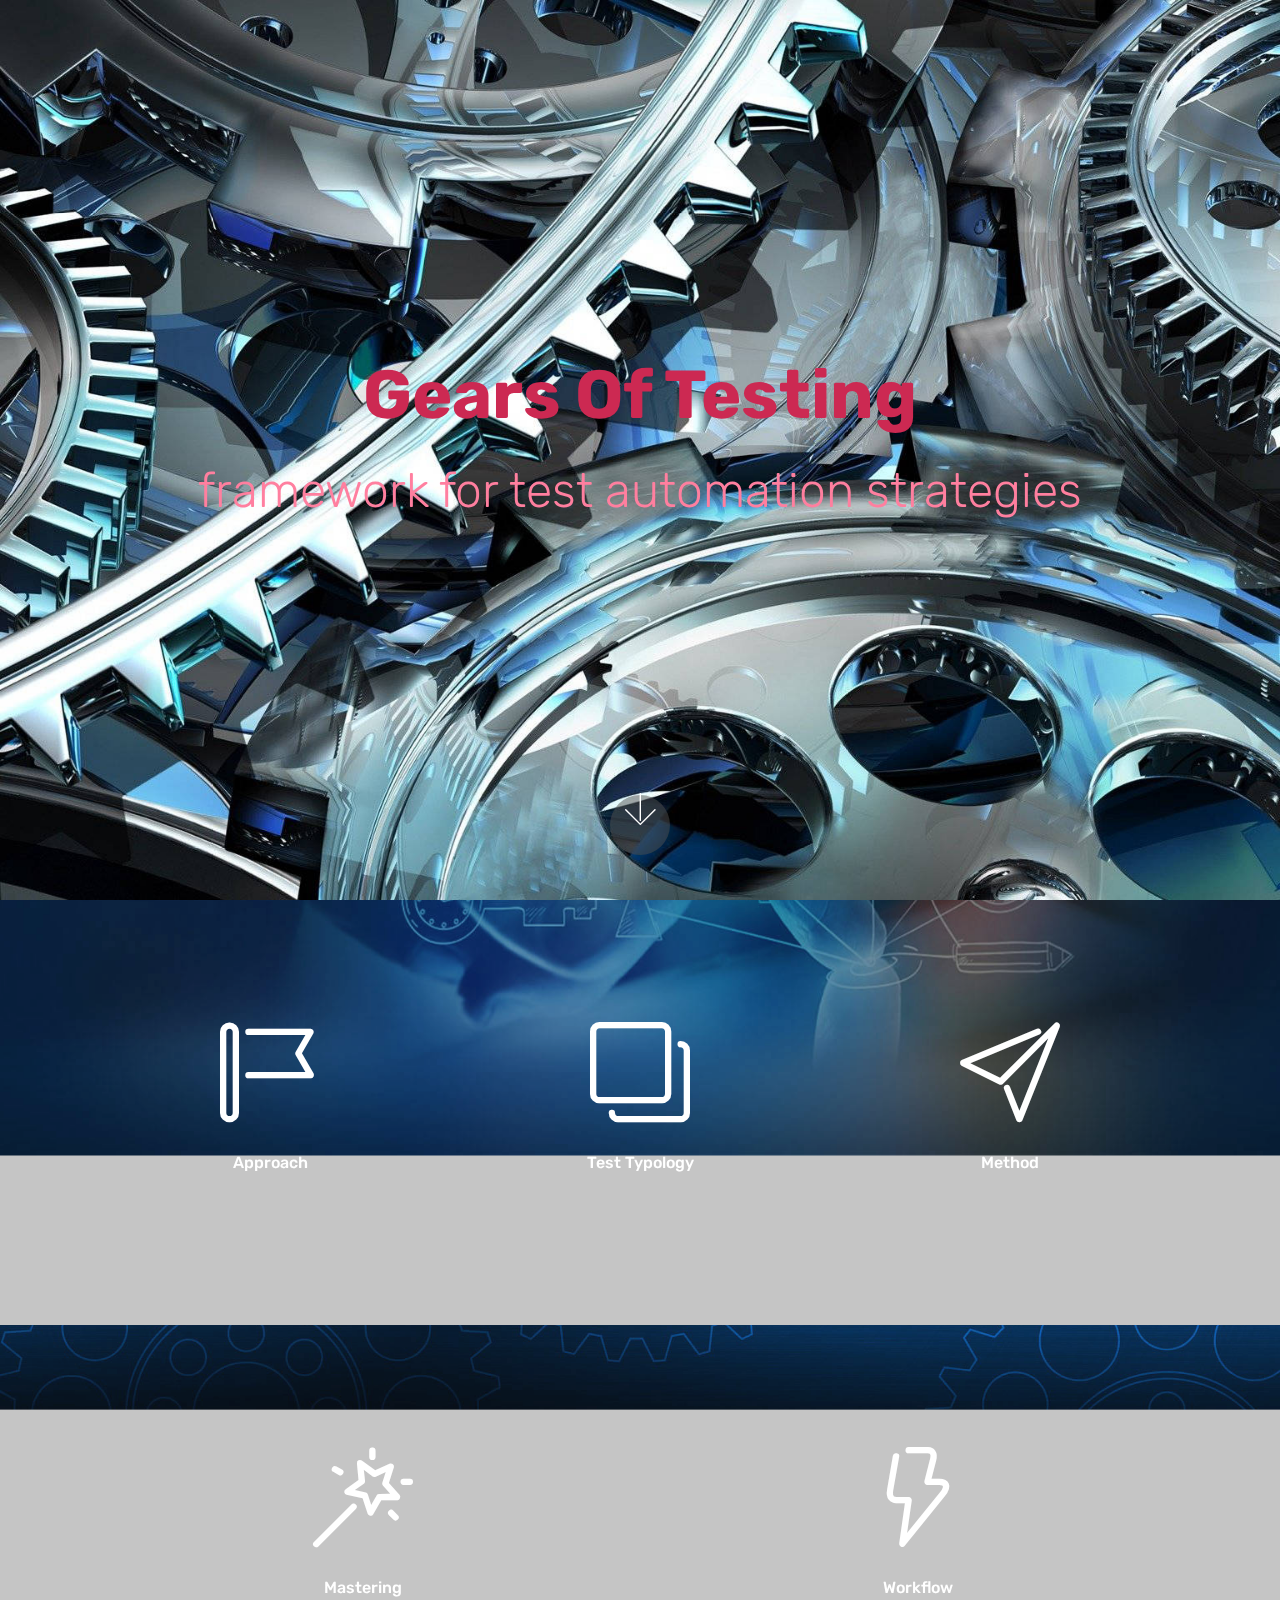
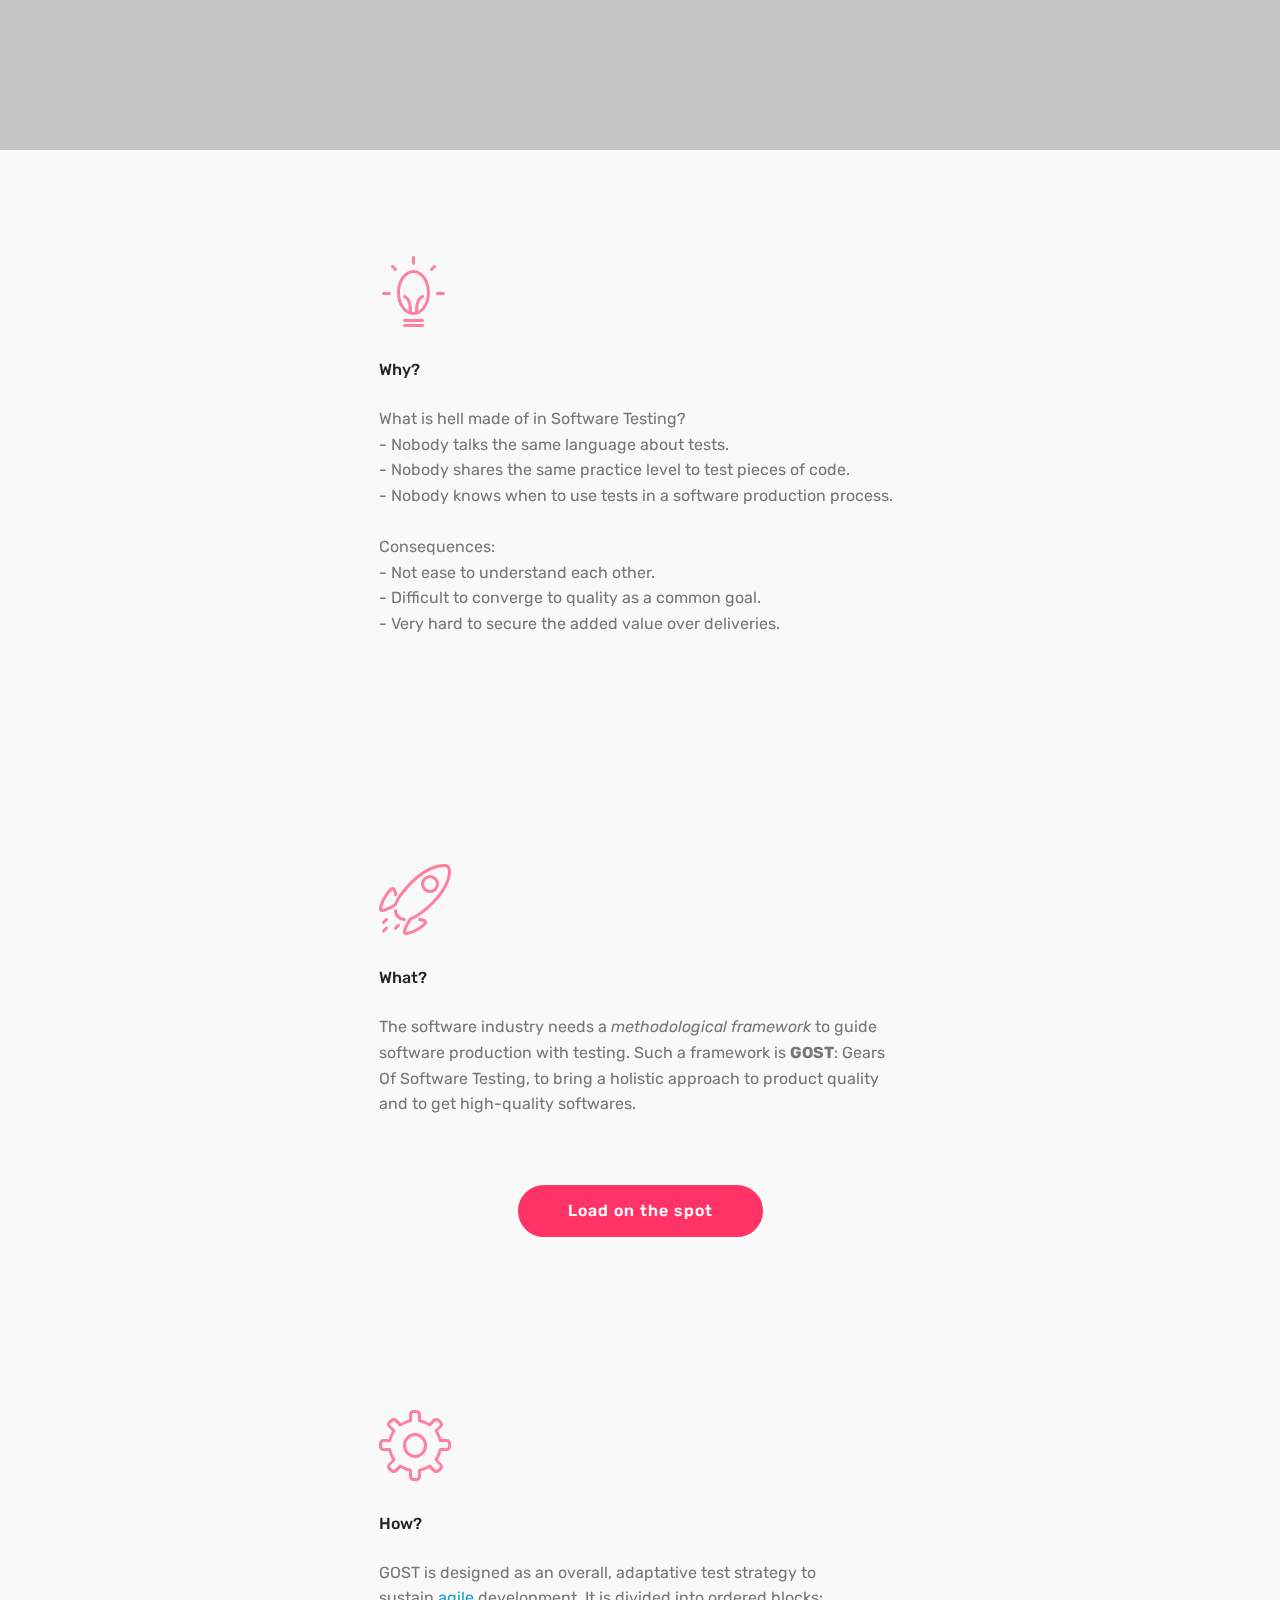
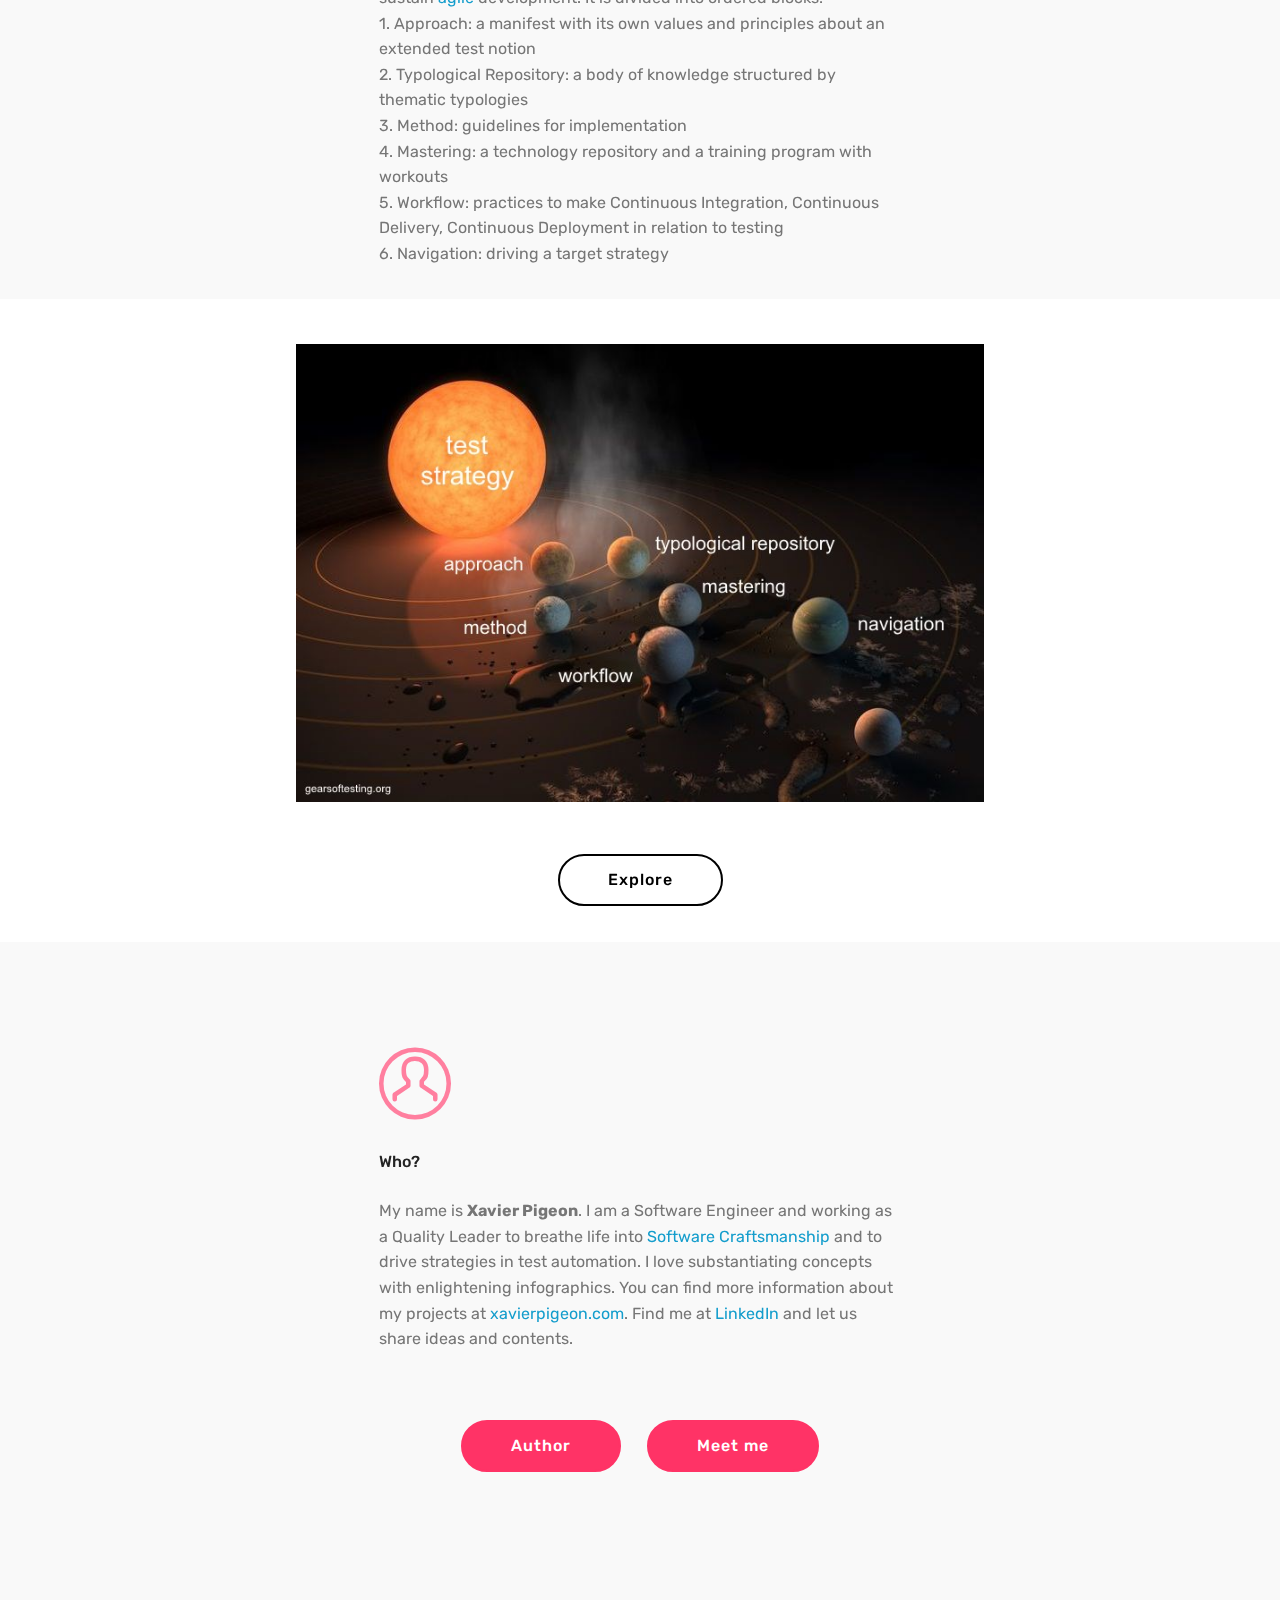
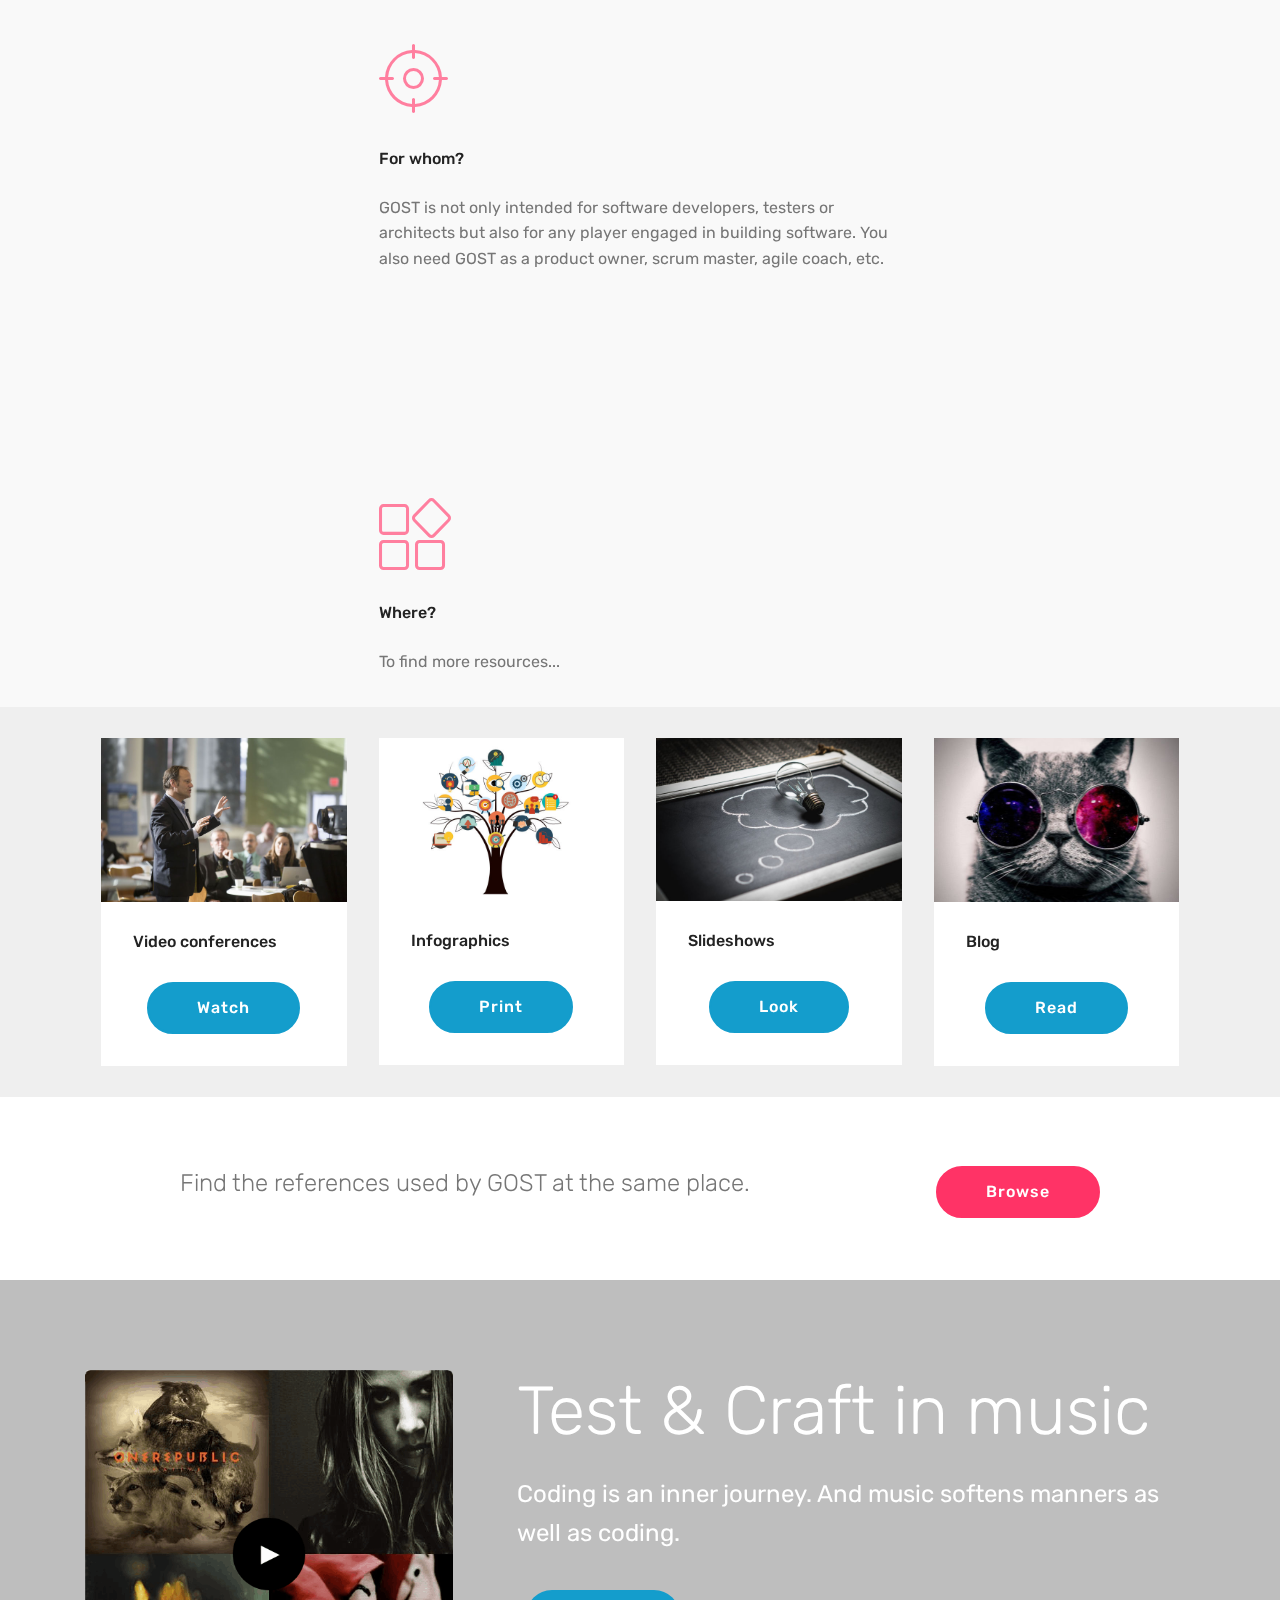
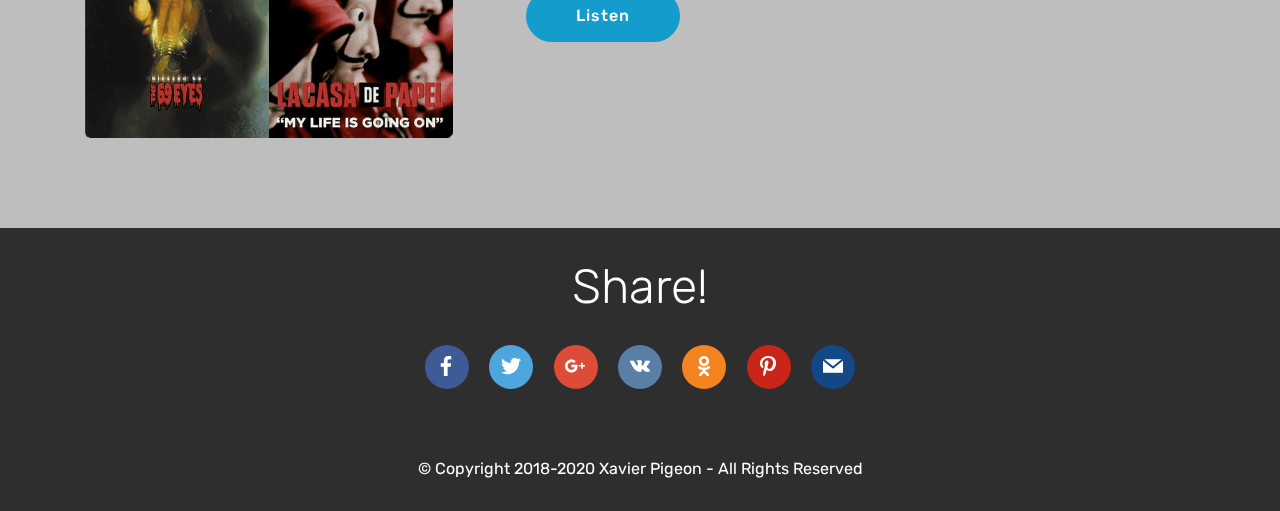
<file: index.html>
<!DOCTYPE html>
<html  >
<head>
  <!-- Site made with Mobirise Website Builder v4.10.7, https://mobirise.com -->
  <meta charset="UTF-8">
  <meta http-equiv="X-UA-Compatible" content="IE=edge">
  <meta name="generator" content="Mobirise v4.10.7, mobirise.com">
  <meta name="viewport" content="width=device-width, initial-scale=1, minimum-scale=1">
  <link rel="shortcut icon" href="assets/images/favicon-70x70.png" type="image/x-icon">
  <meta name="description" content="Gears Of Software Testing">
  
  <title>GOST</title>
  <link rel="stylesheet" href="assets/web/assets/mobirise-icons-bold/mobirise-icons-bold.css">
  <link rel="stylesheet" href="assets/web/assets/mobirise-icons/mobirise-icons.css">
  <link rel="stylesheet" href="assets/tether/tether.min.css">
  <link rel="stylesheet" href="assets/bootstrap/css/bootstrap.min.css">
  <link rel="stylesheet" href="assets/bootstrap/css/bootstrap-grid.min.css">
  <link rel="stylesheet" href="assets/bootstrap/css/bootstrap-reboot.min.css">
  <link rel="stylesheet" href="assets/socicon/css/styles.css">
  <link rel="stylesheet" href="assets/theme/css/style.css">
  <link rel="stylesheet" href="assets/mobirise/css/mbr-additional.css" type="text/css">
  
  
  
</head>
<body>

<!-- Google Analytics -->
<!-- Global site tag (gtag.js) - Google Analytics -->
<script async src="https://www.googletagmanager.com/gtag/js?id=UA-120541603-1"></script>
<script>
  window.dataLayer = window.dataLayer || [];
  function gtag(){dataLayer.push(arguments);}
  gtag('js', new Date());

  gtag('config', 'UA-120541603-1');
</script>
<!-- /Google Analytics -->


  <section class="cid-qRnDBH4CwZ mbr-fullscreen mbr-parallax-background" id="header2-0">

    

    

    <div class="container align-center">
        <div class="row justify-content-md-center">
            <div class="mbr-white col-md-10">
                <h1 class="mbr-section-title mbr-bold pb-3 mbr-fonts-style display-1">
                    Gears Of Testing</h1>
                <h3 class="mbr-section-subtitle align-center mbr-light pb-3 mbr-fonts-style display-2">framework for test automation strategies</h3>
                
                
            </div>
        </div>
    </div>
    <div class="mbr-arrow hidden-sm-down" aria-hidden="true">
        <a href="#next">
            <i class="mbri-down mbr-iconfont"></i>
        </a>
    </div>
</section>

<section class="engine"><a href="https://mobirise.info/x">css templates</a></section><section class="features8 cid-qUtNrvByr9 mbr-parallax-background" id="features8-u">

    

    <div class="mbr-overlay" style="opacity: 0.2; background-color: rgb(35, 35, 35);">
    </div>

    <div class="container">
        <div class="media-container-row">

            <div class="card  col-12 col-md-6 col-lg-4">
                <div class="card-img">
                    <a href="approach.html"><span class="mbr-iconfont mbrib-flag"></span></a>
                </div>
                <div class="card-box align-center">
                    <h4 class="card-title mbr-fonts-style display-7">Approach</h4>
                    
                    
                </div>
            </div>

            <div class="card  col-12 col-md-6 col-lg-4">
                <div class="card-img">
                    <a href="test-typology.html"><span class="mbr-iconfont mbrib-layers"></span></a>
                </div>
                <div class="card-box align-center">
                    <h4 class="card-title mbr-fonts-style display-7">Test Typology</h4>
                    
                    
                </div>
            </div>

            <div class="card  col-12 col-md-6 col-lg-4">
                <div class="card-img">
                    <a href="method.html"><span class="mbr-iconfont mbrib-paper-plane"></span></a>
                </div>
                <div class="card-box align-center">
                    <h4 class="card-title mbr-fonts-style display-7">
                        Method</h4>
                    
                    
                </div>
            </div>

            
        </div>
    </div>
</section>

<section class="features8 cid-rby2E2mPMH mbr-parallax-background" id="features8-47">

    

    <div class="mbr-overlay" style="opacity: 0.2; background-color: rgb(35, 35, 35);">
    </div>

    <div class="container">
        <div class="media-container-row">

            <div class="card  col-12 col-md-6">
                <div class="card-img">
                    <a href="mastering.html"><span class="mbr-iconfont mbrib-magic-stick"></span></a>
                </div>
                <div class="card-box align-center">
                    <h4 class="card-title mbr-fonts-style display-7">
                        Mastering</h4>
                    
                    
                </div>
            </div>

            <div class="card  col-12 col-md-6">
                <div class="card-img">
                    <a href="workflow.html"><span class="mbr-iconfont mbrib-speed"></span></a>
                </div>
                <div class="card-box align-center">
                    <h4 class="card-title mbr-fonts-style display-7">
                        Workflow</h4>
                    
                    
                </div>
            </div>

            

            
        </div>
    </div>
</section>

<section class="features5 cid-qRshJeafue" id="features5-b">
    
    

    
    <div class="container">
        <div class="media-container-row">

            <div class="card p-3 col-12 col-md-6">
                <div class="card-img pb-3">
                    <span class="mbr-iconfont mbri-idea" style="color: rgb(255, 127, 159); fill: rgb(255, 127, 159);"></span>
                </div>
                <div class="card-box">
                    <h4 class="card-title py-3 mbr-fonts-style display-7">
                        Why?</h4>
                    <p class="mbr-text mbr-fonts-style display-7">What is hell made of in Software Testing? 
<br>- Nobody talks the same language about tests. 
<br>- Nobody shares the same practice level to test pieces of code. 
<br>- Nobody knows when to use tests in a software production process. 
<br>
<br>Consequences: 
<br>- Not ease to understand each other. 
<br>- Difficult to converge to quality as a common goal. 
<br>- Very hard to secure the added value over deliveries.</p>
                </div>
            </div>

            

            

            
        </div>
    </div>
</section>

<section class="features5 cid-qRshYii2X7" id="features5-c">
    
    

    
    <div class="container">
        <div class="media-container-row">

            <div class="card p-3 col-12 col-md-6">
                <div class="card-img pb-3">
                    <span class="mbr-iconfont mbri-rocket" style="color: rgb(255, 127, 159); fill: rgb(255, 127, 159);"></span>
                </div>
                <div class="card-box">
                    <h4 class="card-title py-3 mbr-fonts-style display-7">
                        What?</h4>
                    <p class="mbr-text mbr-fonts-style display-7">The software industry needs a <em>methodological framework</em> to guide software production with testing. Such a framework is <strong>GOST</strong>: Gears Of Software Testing, to bring a holistic approach to product quality and to get high-quality softwares.</p>
                </div>
            </div>

            

            

            
        </div>
    </div>
</section>

<section class="mbr-section content8 cid-rdWp5DheYX" id="content8-5b">

    

    <div class="container">
        <div class="media-container-row title">
            <div class="col-12 col-md-8">
                <div class="mbr-section-btn align-center"><a class="btn btn-secondary display-4" href="consulting.html">Load on the spot</a></div>
            </div>
        </div>
    </div>
</section>

<section class="features5 cid-qRsigXRYG4" id="features5-d">
    
    

    
    <div class="container">
        <div class="media-container-row">

            <div class="card p-3 col-12 col-md-6">
                <div class="card-img pb-3">
                    <span class="mbr-iconfont mbri-setting3" style="color: rgb(255, 127, 159); fill: rgb(255, 127, 159);"></span>
                </div>
                <div class="card-box">
                    <h4 class="card-title py-3 mbr-fonts-style display-7">
                        How?</h4>
                    <p class="mbr-text mbr-fonts-style display-7">GOST is designed as an overall, adaptative test strategy to sustain&nbsp;<a href="http://agilemanifesto.org" target="_blank">agile</a> development. It is divided into ordered blocks:<br>​1. Approach: a manifest with its own values and principles about an extended test notion<br>2. Typological Repository: a body of knowledge structured by thematic typologies
<br>3. Method: guidelines for implementation
<br>4. Mastering: a technology repository and a training program with workouts
<br>5. Workflow: practices to make Continuous Integration, Continuous Delivery, Continuous Deployment in relation to testing<br>6. Navigation: driving a target strategy<br></p>
                </div>
            </div>

            

            

            
        </div>
    </div>
</section>

<section class="cid-qRurYae0N6" id="image1-r">

    

    <figure class="mbr-figure container">
            <div class="image-block" style="width: 62%;">
                <img src="assets/images/test-strategy-768x512.jpg" width="1400" alt="Mobirise" title="">
                
            </div>
    </figure>
</section>

<section class="mbr-section content8 cid-rhSac6yIms" id="content8-5f">

    

    <div class="container">
        <div class="media-container-row title">
            <div class="col-12 col-md-8">
                <div class="mbr-section-btn align-center"><a class="btn btn-black-outline display-4" href="index.html#features8-u">Explore</a></div>
            </div>
        </div>
    </div>
</section>

<section class="features5 cid-qRsihkOJPv" id="features5-e">
    
    

    
    <div class="container">
        <div class="media-container-row">

            <div class="card p-3 col-12 col-md-6">
                <div class="card-img pb-3">
                    <span class="mbr-iconfont mbrib-user" style="color: rgb(255, 127, 159); fill: rgb(255, 127, 159);"></span>
                </div>
                <div class="card-box">
                    <h4 class="card-title py-3 mbr-fonts-style display-7">
                        Who?</h4>
                    <p class="mbr-text mbr-fonts-style display-7">My name is <strong>Xavier Pigeon</strong>. I am a Software Engineer and working as a Quality Leader to breathe life into <a href="http://manifesto.softwarecraftsmanship.org/" target="_blank">Software Craftsmanship</a> and to drive strategies in test automation. I love substantiating concepts with enlightening infographics. You can find more information about my projects at <a href="http://xavierpigeon.com" target="_blank">xavierpigeon.com</a>. Find me at <a href="https://fr.linkedin.com/in/xavierpigeon" target="_blank">LinkedIn</a> and let us share ideas and contents.</p>
                </div>
            </div>

            

            

            
        </div>
    </div>
</section>

<section class="mbr-section content8 cid-rdWnFAhwmC" id="content8-5a">

    

    <div class="container">
        <div class="media-container-row title">
            <div class="col-12 col-md-8">
                <div class="mbr-section-btn align-center"><a class="btn btn-secondary display-4" href="https://xavierpigeon.com" target="_blank">Author</a> <a class="btn btn-secondary display-4" href="consulting.html#form1-59">Meet me</a></div>
            </div>
        </div>
    </div>
</section>

<section class="features5 cid-qRsihEeklh" id="features5-f">
    
    

    
    <div class="container">
        <div class="media-container-row">

            <div class="card p-3 col-12 col-md-6">
                <div class="card-img pb-3">
                    <span class="mbr-iconfont mbri-target" style="color: rgb(255, 127, 159); fill: rgb(255, 127, 159);"></span>
                </div>
                <div class="card-box">
                    <h4 class="card-title py-3 mbr-fonts-style display-7">
                        For whom?</h4>
                    <p class="mbr-text mbr-fonts-style display-7">GOST is not only intended for software developers, testers or architects but also for any player engaged in building software. You also need GOST as a product owner, scrum master, agile coach, etc.</p>
                </div>
            </div>

            

            

            
        </div>
    </div>
</section>

<section class="features5 cid-qRskgOqqqf" id="features5-g">
    
    

    
    <div class="container">
        <div class="media-container-row">

            <div class="card p-3 col-12 col-md-6">
                <div class="card-img pb-3">
                    <span class="mbr-iconfont mbri-extension" style="color: rgb(255, 127, 159); fill: rgb(255, 127, 159);"></span>
                </div>
                <div class="card-box">
                    <h4 class="card-title py-3 mbr-fonts-style display-7">
                        Where?</h4>
                    <p class="mbr-text mbr-fonts-style display-7">To find more resources...<br></p>
                </div>
            </div>

            

            

            
        </div>
    </div>
</section>

<section class="features3 cid-r2d6Rcjl7R" id="features3-35">

    

    
    <div class="container">
        <div class="media-container-row">
            <div class="card p-3 col-12 col-md-6 col-lg-3">
                <div class="card-wrapper">
                    <div class="card-img">
                        <img src="assets/images/mbr-676x451.jpg" alt="Mobirise" title="">
                    </div>
                    <div class="card-box">
                        <h4 class="card-title mbr-fonts-style display-7">
                            Video conferences</h4>
                        
                    </div>
                    <div class="mbr-section-btn text-center"><a href="https://www.youtube.com/playlist?list=PLJGwSFwLRVibjPAnUNidt2oQWX1REdl63" class="btn btn-primary display-4" target="_blank">
                            Watch</a></div>
                </div>
            </div>

            <div class="card p-3 col-12 col-md-6 col-lg-3">
                <div class="card-wrapper">
                    <div class="card-img">
                        <img src="assets/images/mbr-676x450.jpg" alt="Mobirise" title="">
                    </div>
                    <div class="card-box">
                        <h4 class="card-title mbr-fonts-style display-7">
                            Infographics</h4>
                        
                    </div>
                    <div class="mbr-section-btn text-center"><a href="https://www.flickr.com/photos/xapn" class="btn btn-primary display-4" target="_blank">Print</a></div>
                </div>
            </div>

            <div class="card p-3 col-12 col-md-6 col-lg-3">
                <div class="card-wrapper">
                    <div class="card-img">
                        <img src="assets/images/mbr-1-676x450.jpg" alt="Mobirise" title="">
                    </div>
                    <div class="card-box">
                        <h4 class="card-title mbr-fonts-style display-7">
                            Slideshows</h4>
                        
                    </div>
                    <div class="mbr-section-btn text-center"><a href="https://www.slideshare.net/xengineer" class="btn btn-primary display-4" target="_blank">
                            Look</a></div>
                </div>
            </div>

            <div class="card p-3 col-12 col-md-6 col-lg-3">
                <div class="card-wrapper">
                    <div class="card-img">
                        <img src="assets/images/cat-face-glasses-thick-492x328.jpg" alt="Cat with glasses" title="">
                    </div>
                    <div class="card-box">
                        <h4 class="card-title mbr-fonts-style display-7">
                            Blog</h4>
                        
                    </div>
                    <div class="mbr-section-btn text-center"><a href="https://medium.com/@xavier.pigeon" class="btn btn-primary display-4" target="_blank">Read</a></div>
                </div>
            </div>
        </div>
    </div>
</section>

<section class="mbr-section info1 cid-rzZnju5Wyx" id="info1-71">

    

    
    <div class="container">
        <div class="row justify-content-center content-row">
            <div class="media-container-column title col-12 col-lg-7 col-md-6">
                <h3 class="mbr-section-subtitle align-left mbr-light pb-3 mbr-fonts-style display-5">
                    Find the references used by GOST at the same place.<br></h3>
                
            </div>
            <div class="media-container-column col-12 col-lg-3 col-md-4">
                <div class="mbr-section-btn align-right py-4"><a class="btn btn-secondary display-4" href="references.html">Browse</a></div>
            </div>
        </div>
    </div>
</section>

<section class="header3 cid-r05SG88gIe mbr-parallax-background" id="header3-2k">

    

    <div class="mbr-overlay" style="opacity: 0.2; background-color: rgb(0, 0, 0);">
    </div>

    <div class="container">
        <div class="media-container-row">
            <div class="mbr-figure" style="width: 60%;">
                <a href="https://goo.gl/znhkY6"><img src="assets/images/test-and-craft-530x530.png" alt="Test &amp; Craft playlist" title=""></a>
            </div>

            <div class="media-content">
                <h1 class="mbr-section-title mbr-white pb-3 mbr-fonts-style display-1">
                    Test &amp; Craft in music</h1>
                
                <div class="mbr-section-text mbr-white pb-3 ">
                    <p class="mbr-text mbr-fonts-style display-5">
                        Coding is an inner journey. And music softens manners as well as coding.</p>
                </div>
                <div class="mbr-section-btn"><a class="btn btn-md btn-primary display-4" href="https://goo.gl/znhkY6" target="_blank">Listen</a></div>
            </div>
        </div>
    </div>

</section>

<section class="cid-rhSe5faPoG" id="social-buttons3-5h">
    
    

    

    <div class="container">
        <div class="media-container-row">
            <div class="col-md-8 align-center">
                <h2 class="pb-3 mbr-section-title mbr-fonts-style display-2">
                    Share!
                </h2>
                <div>
                    <div class="mbr-social-likes">
                        <span class="btn btn-social socicon-bg-facebook facebook mx-2" title="Share link on Facebook">
                            <i class="socicon socicon-facebook"></i>
                        </span>
                        <span class="btn btn-social twitter socicon-bg-twitter mx-2" title="Share link on Twitter">
                            <i class="socicon socicon-twitter"></i>
                        </span>
                        <span class="btn btn-social plusone socicon-bg-googleplus mx-2" title="Share link on Google+">
                            <i class="socicon socicon-googleplus"></i>
                        </span>
                        <span class="btn btn-social vkontakte socicon-bg-vkontakte mx-2" title="Share link on VKontakte">
                            <i class="socicon socicon-vkontakte"></i>
                        </span>
                        <span class="btn btn-social odnoklassniki socicon-bg-odnoklassniki mx-2" title="Share link on Odnoklassniki">
                            <i class="socicon socicon-odnoklassniki"></i>
                        </span>
                        <span class="btn btn-social pinterest socicon-bg-pinterest mx-2" title="Share link on Pinterest">
                            <i class="socicon socicon-pinterest"></i>
                        </span>
                        <span class="btn btn-social mailru socicon-bg-mail mx-2" title="Share link on Mailru">
                            <i class="socicon socicon-mail"></i>
                        </span>
                    </div>
                </div>
            </div>
        </div>
    </div>
</section>

<section once="" class="cid-qRuggtLoj0" id="footer6-n">

    

    

    <div class="container">
        <div class="media-container-row align-center mbr-white">
            <div class="col-12">
                <p class="mbr-text mb-0 mbr-fonts-style display-7">
                    © Copyright 2018-2020 Xavier Pigeon - All Rights Reserved
                </p>
            </div>
        </div>
    </div>
</section>


  <script src="assets/web/assets/jquery/jquery.min.js"></script>
  <script src="assets/tether/tether.min.js"></script>
  <script src="assets/popper/popper.min.js"></script>
  <script src="assets/bootstrap/js/bootstrap.min.js"></script>
  <script src="assets/parallax/jarallax.min.js"></script>
  <script src="assets/sociallikes/social-likes.js"></script>
  <script src="assets/smoothscroll/smooth-scroll.js"></script>
  <script src="assets/theme/js/script.js"></script>
  
  
</body>
</html>
</file>
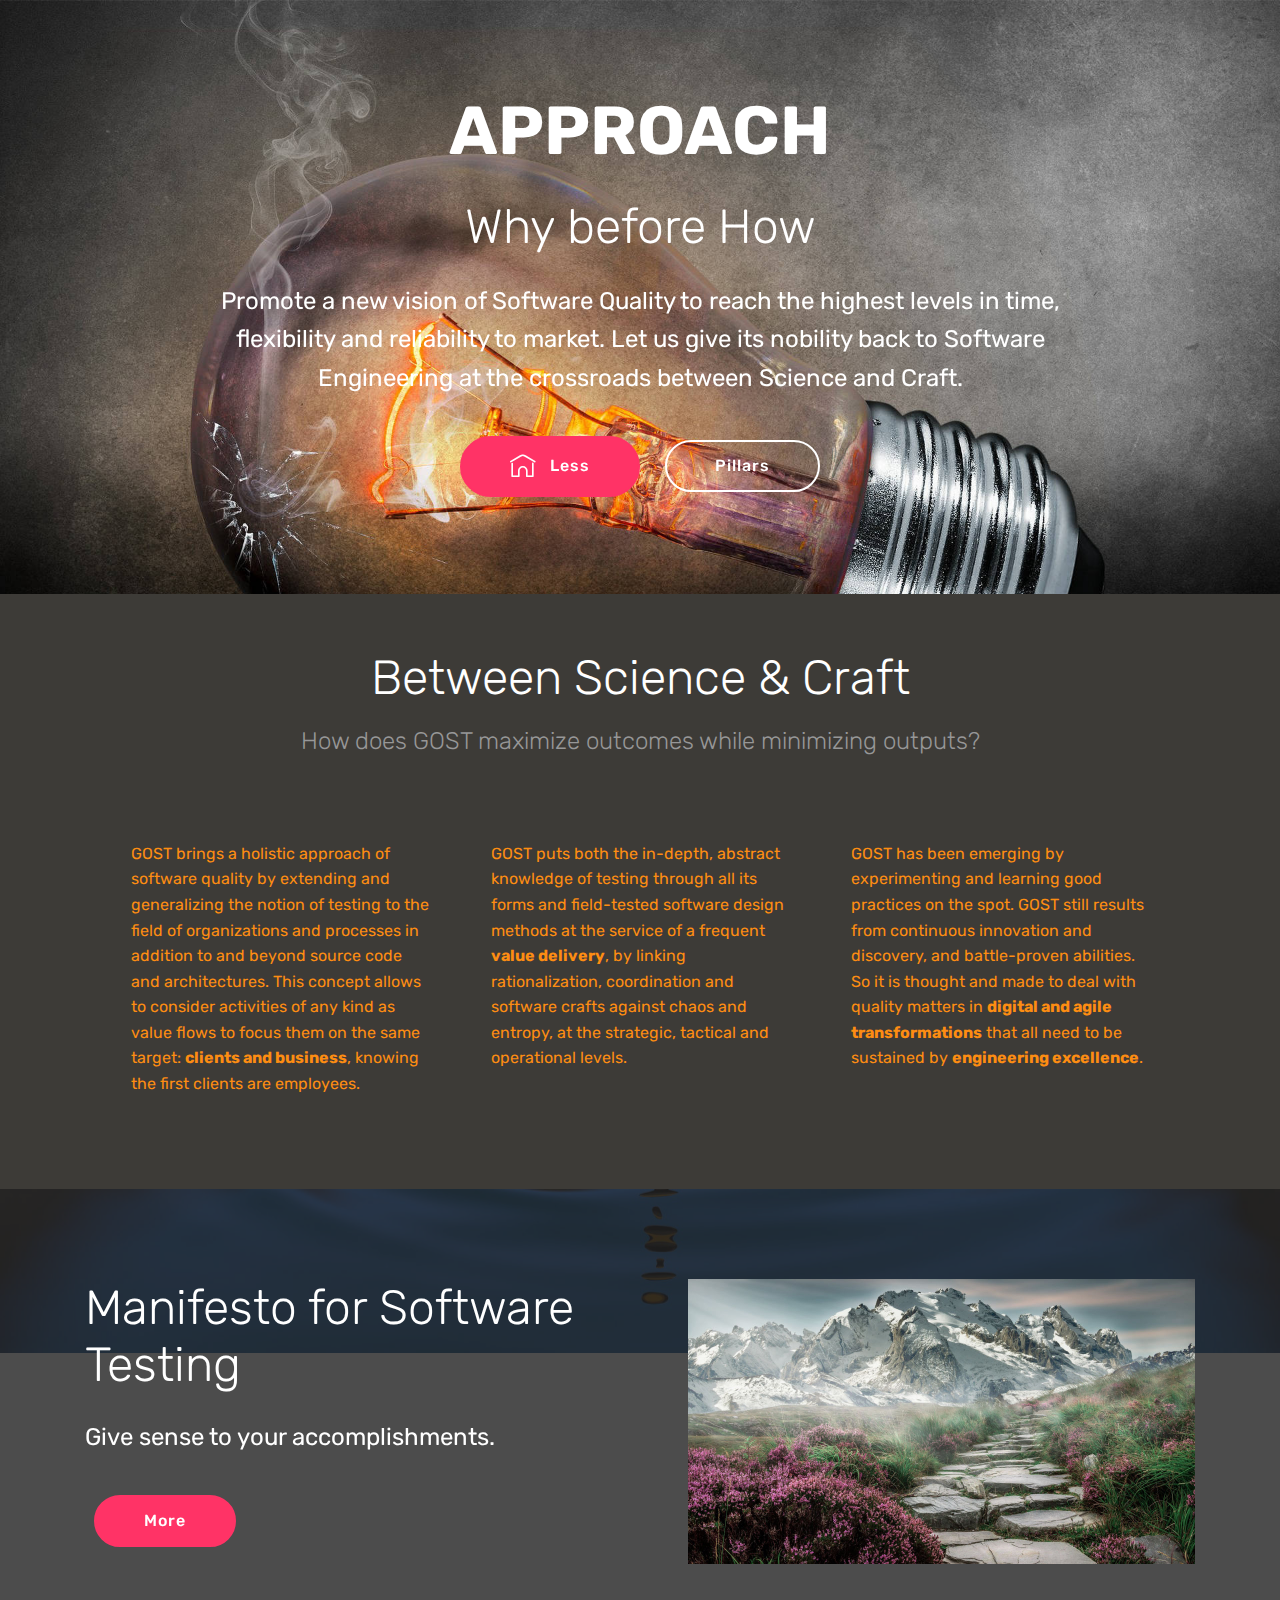
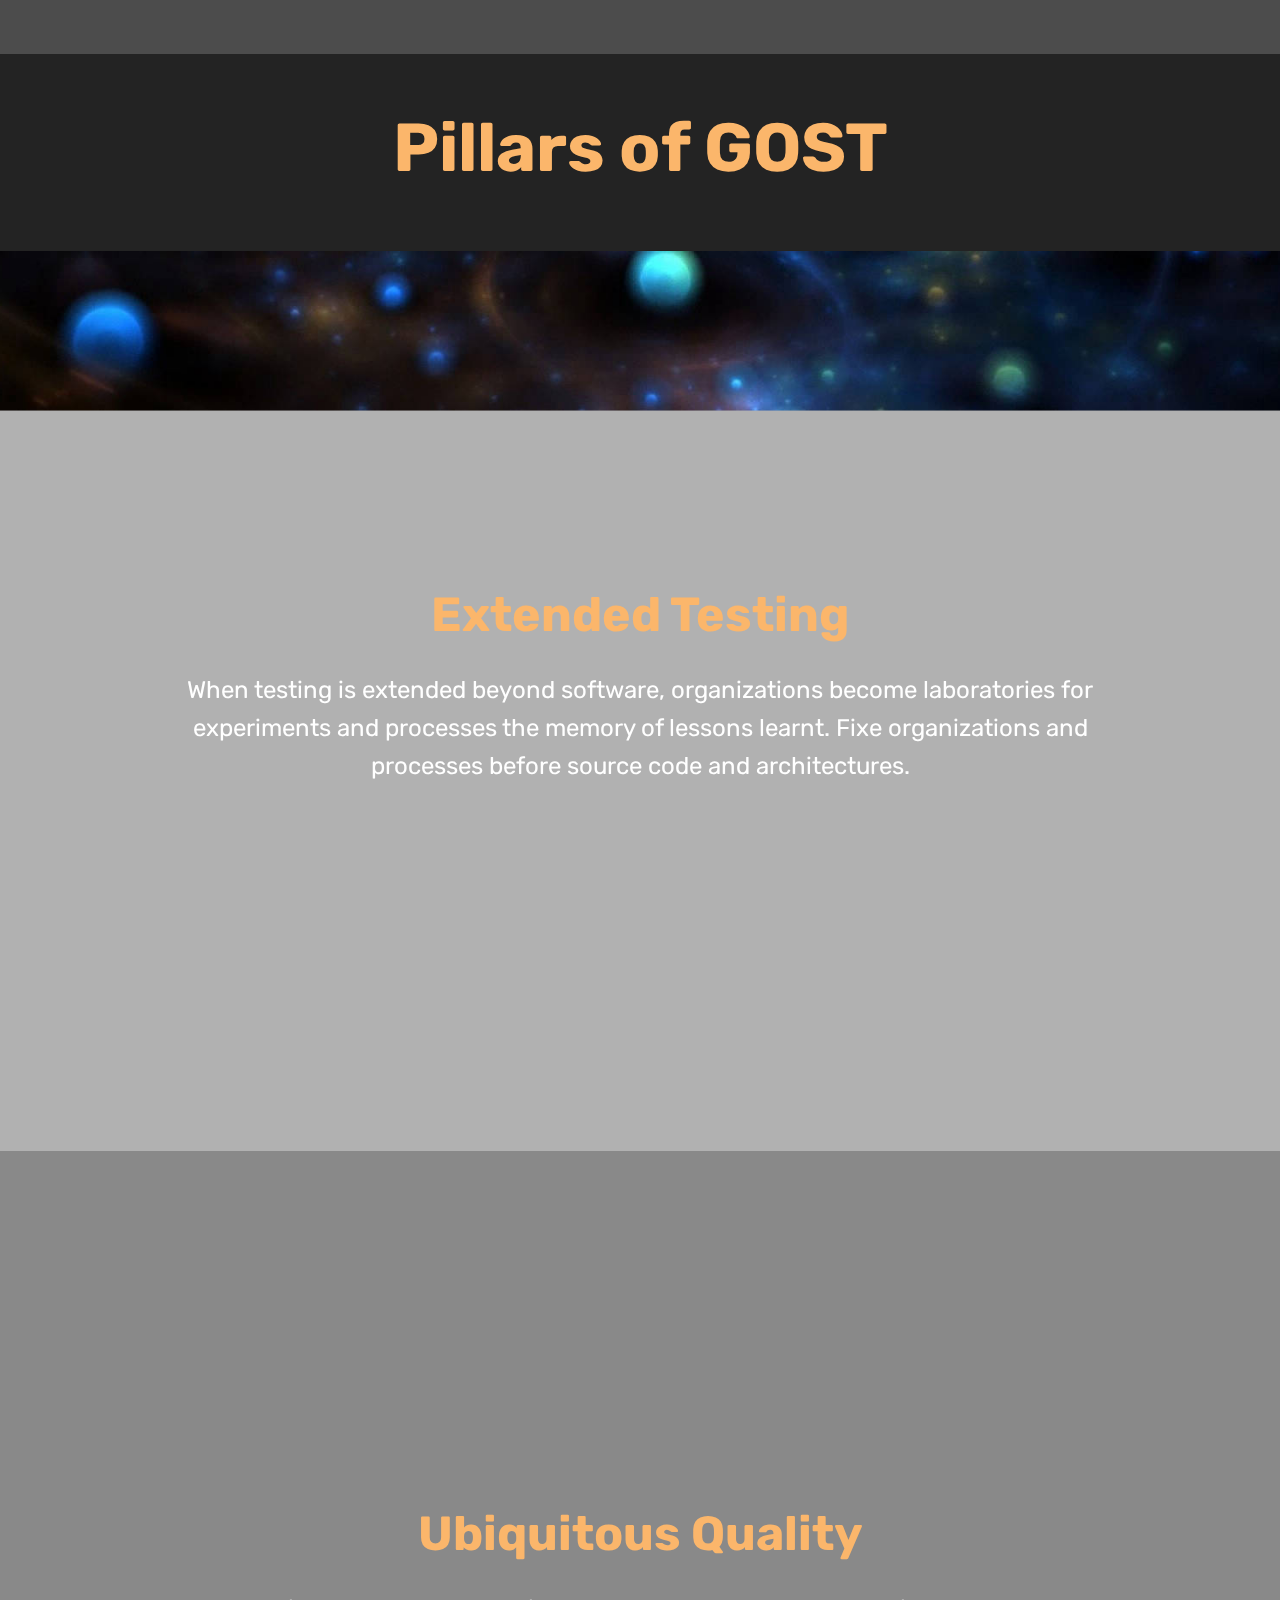
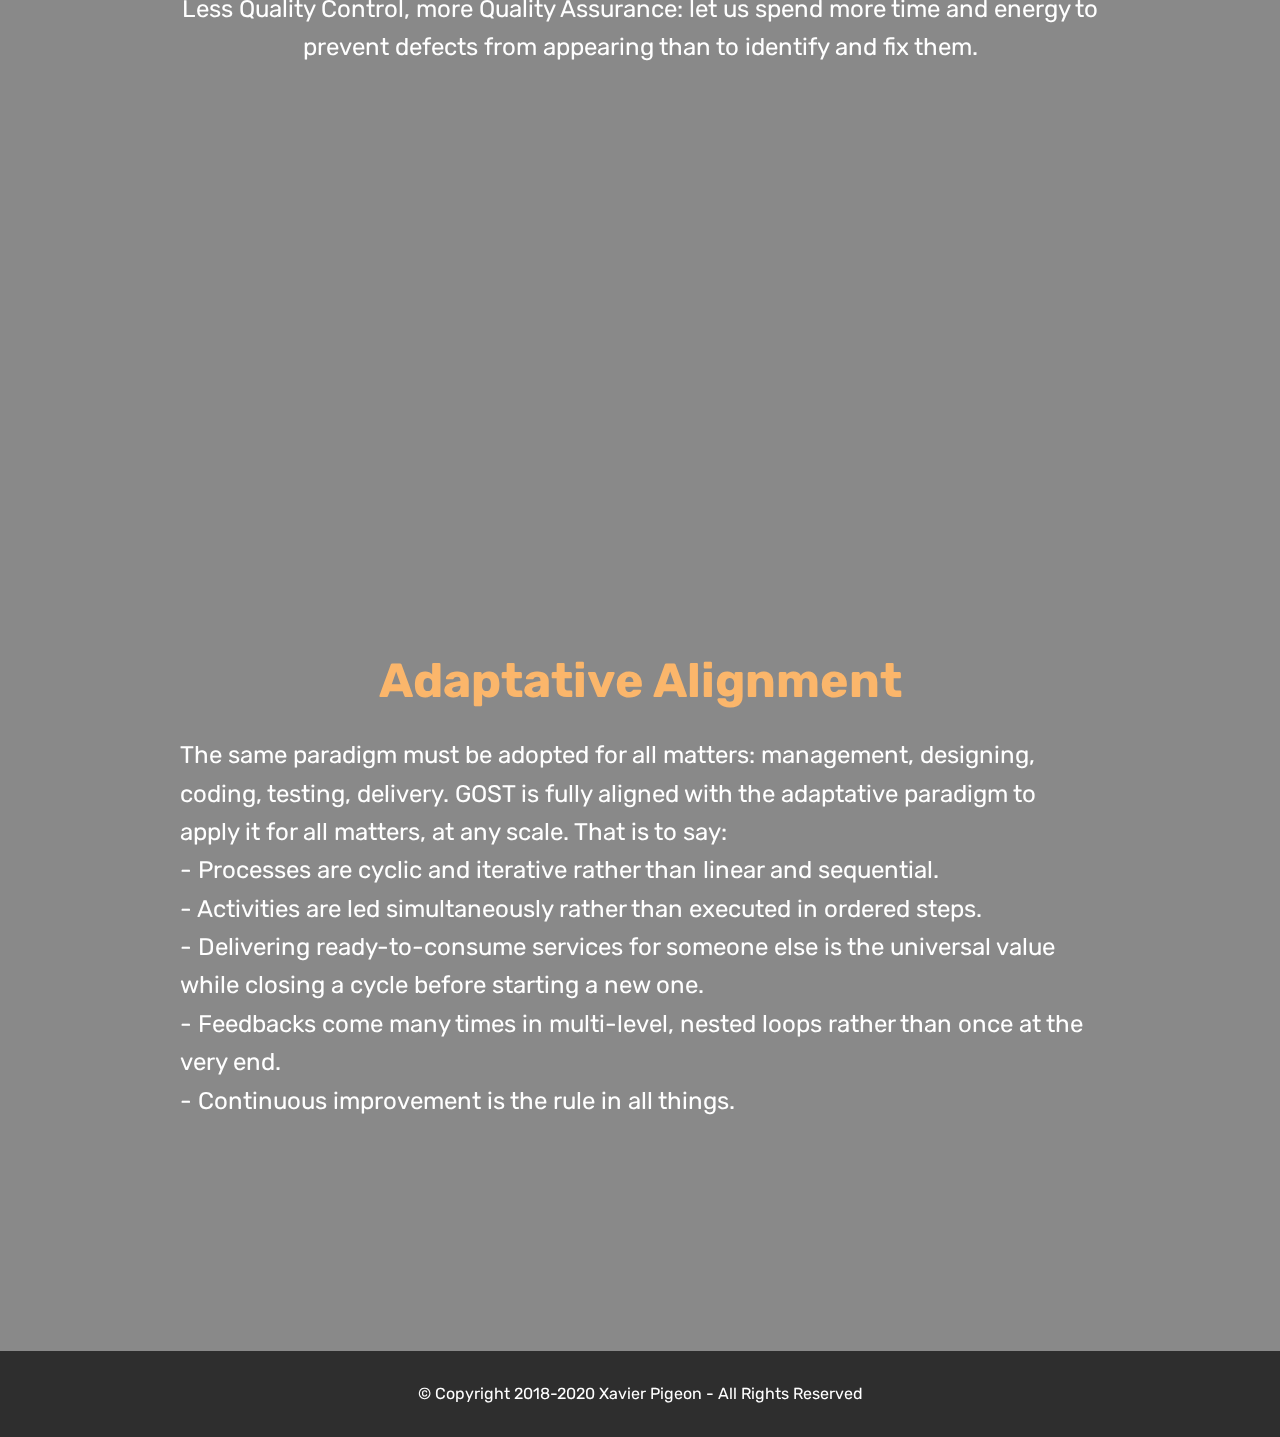
<file: approach.html>
<!DOCTYPE html>
<html  >
<head>
  <!-- Site made with Mobirise Website Builder v4.10.7, https://mobirise.com -->
  <meta charset="UTF-8">
  <meta http-equiv="X-UA-Compatible" content="IE=edge">
  <meta name="generator" content="Mobirise v4.10.7, mobirise.com">
  <meta name="viewport" content="width=device-width, initial-scale=1, minimum-scale=1">
  <link rel="shortcut icon" href="assets/images/favicon-70x70.png" type="image/x-icon">
  <meta name="description" content="Approach of GOST">
  
  <title>Approach</title>
  <link rel="stylesheet" href="assets/web/assets/mobirise-icons-bold/mobirise-icons-bold.css">
  <link rel="stylesheet" href="assets/web/assets/mobirise-icons/mobirise-icons.css">
  <link rel="stylesheet" href="assets/tether/tether.min.css">
  <link rel="stylesheet" href="assets/bootstrap/css/bootstrap.min.css">
  <link rel="stylesheet" href="assets/bootstrap/css/bootstrap-grid.min.css">
  <link rel="stylesheet" href="assets/bootstrap/css/bootstrap-reboot.min.css">
  <link rel="stylesheet" href="assets/theme/css/style.css">
  <link rel="stylesheet" href="assets/mobirise/css/mbr-additional.css" type="text/css">
  
  
  
</head>
<body>

<!-- Google Analytics -->
<!-- Global site tag (gtag.js) - Google Analytics -->
<script async src="https://www.googletagmanager.com/gtag/js?id=UA-120541603-1"></script>
<script>
  window.dataLayer = window.dataLayer || [];
  function gtag(){dataLayer.push(arguments);}
  gtag('js', new Date());

  gtag('config', 'UA-120541603-1');
</script>
<!-- /Google Analytics -->


  <section class="header1 cid-rhZzt0F1Fk mbr-parallax-background" id="header1-5l">

    

    

    <div class="container">
        <div class="row justify-content-md-center">
            <div class="mbr-white col-md-10">
                <h1 class="mbr-section-title align-center mbr-bold pb-3 mbr-fonts-style display-1">
                    APPROACH</h1>
                <h3 class="mbr-section-subtitle align-center mbr-light pb-3 mbr-fonts-style display-2">
                    Why before How</h3>
                <p class="mbr-text align-center pb-3 mbr-fonts-style display-5">Promote a new vision of Software Quality to reach the highest levels in time, flexibility and reliability to market.&nbsp;Let us give its nobility back to Software Engineering at the crossroads between Science and Craft.</p>
                <div class="mbr-section-btn align-center"><a class="btn btn-md btn-secondary display-4" href="index.html#features8-u"><span class="mbrib-home mbr-iconfont mbr-iconfont-btn"></span>Less</a> <a class="btn btn-md btn-white-outline display-4" href="approach.html#content4-6a">Pillars</a></div>
            </div>
        </div>
    </div>

</section>

<section class="engine"><a href="https://mobirise.info/p">website templates free download</a></section><section class="mbr-section content4 cid-riaiRn2FcT" id="content4-5t">

    

    <div class="container">
        <div class="media-container-row">
            <div class="title col-12 col-md-8">
                <h2 class="align-center pb-3 mbr-fonts-style display-2">Between Science &amp; Craft</h2>
                <h3 class="mbr-section-subtitle align-center mbr-light mbr-fonts-style display-5">How does GOST maximize outcomes while minimizing outputs?</h3>
                
            </div>
        </div>
    </div>
</section>

<section class="mbr-section article content14 cid-ri9zxhWkSX" id="content14-5o">
      
     

    <div class="container">
        <div class="media-container-row">
            <div class="row col-12 col-md-12">
                <div class="col-12 mbr-text mbr-fonts-style col-md-4 display-7">
                     <p class="p-3"><span style="font-size: 1rem;">GOST brings a holistic approach of software quality by extending and generalizing the notion of testing to the field of organizations and processes in addition to and beyond source code and architectures. This concept allows to consider activities of any kind as value flows to focus them on the same target: <strong>clients and business</strong>, knowing the first clients are employees.</span></p>
                </div>
                <div class="col-12 mbr-text mbr-fonts-style display-7 col-md-4">
                     <p class="p-3">GOST puts both the in-depth, abstract knowledge of testing through all its forms and field-tested software design methods at the service of a&nbsp;<span style="font-size: 1rem;">frequent <strong>value delivery</strong>, by linking rationalization, coordination and software crafts against chaos and entropy, at the strategic, tactical and operational levels.</span></p>
                </div>
                <div class="col-12 col-md-4 mbr-text mbr-fonts-style display-7">
                     <p class="p-3">GOST has been emerging by experimenting and learning good practices on the spot. GOST still results from continuous innovation and discovery, and battle-proven abilities. So it is thought and made to deal with quality matters in <strong>digital and agile transformations</strong> that all need to be sustained by <strong>engineering excellence</strong>.</p>
                </div>
            </div>
        </div>
    </div>
</section>

<section class="header3 cid-ri9yBNrq29 mbr-parallax-background" id="header3-5m">

    

    <div class="mbr-overlay" style="opacity: 0.8; background-color: rgb(35, 35, 35);">
    </div>

    <div class="container">
        <div class="media-container-row">
            <div class="mbr-figure" style="width: 100%;">
                <img src="assets/images/mbr-1014x570.jpg" alt="Path to mountain" title="">
            </div>

            <div class="media-content">
                <h1 class="mbr-section-title mbr-white pb-3 mbr-fonts-style display-2">
                    Manifesto for Software Testing</h1>
                
                <div class="mbr-section-text mbr-white pb-3 ">
                    <p class="mbr-text mbr-fonts-style display-5">
                        Give sense to your accomplishments.</p>
                </div>
                <div class="mbr-section-btn"><a class="btn btn-md btn-secondary display-4" href="software-testing-manifesto.html">More</a></div>
            </div>
        </div>
    </div>

</section>

<section class="mbr-section content4 cid-rjcEntJAtg" id="content4-6a">

    

    <div class="container">
        <div class="media-container-row">
            <div class="title col-12 col-md-8">
                <h2 class="align-center pb-3 mbr-fonts-style display-1"><strong>
                    Pillars of GOST</strong></h2>
                
                
            </div>
        </div>
    </div>
</section>

<section class="cid-rj6BC66MT4 mbr-fullscreen mbr-parallax-background" id="header2-67">

    

    <div class="mbr-overlay" style="opacity: 0.3; background-color: rgb(35, 35, 35);"></div>

    <div class="container align-center">
        <div class="row justify-content-md-center">
            <div class="mbr-white col-md-10">
                
                <h3 class="mbr-section-subtitle align-center mbr-light pb-3 mbr-fonts-style display-2"><strong>
                    Extended Testing</strong></h3>
                <p class="mbr-text pb-3 mbr-fonts-style display-5">When testing is extended beyond software, organizations become laboratories for experiments and processes the memory of lessons learnt. Fixe organizations and processes before source code and architectures.
                </p>
                
            </div>
        </div>
    </div>
    
</section>

<section class="cid-ri9SeZY6WF mbr-fullscreen mbr-parallax-background" id="header2-5s">

    

    <div class="mbr-overlay" style="opacity: 0.5; background-color: rgb(35, 35, 35);"></div>

    <div class="container align-center">
        <div class="row justify-content-md-center">
            <div class="mbr-white col-md-10">
                
                <h3 class="mbr-section-subtitle align-center mbr-light pb-3 mbr-fonts-style display-2"><strong>Ubiquitous Quality</strong></h3>
                <p class="mbr-text pb-3 mbr-fonts-style display-5">Less Quality Control, more Quality Assurance: let us spend more time and energy to prevent defects from appearing than to identify and fix them.</p>
                
            </div>
        </div>
    </div>
    
</section>

<section class="cid-rjcgx6QxAC mbr-fullscreen mbr-parallax-background" id="header2-69">

    

    <div class="mbr-overlay" style="opacity: 0.5; background-color: rgb(35, 35, 35);"></div>

    <div class="container align-center">
        <div class="row justify-content-md-center">
            <div class="mbr-white col-md-10">
                
                <h3 class="mbr-section-subtitle align-center mbr-light pb-3 mbr-fonts-style display-2"><strong>
                    Adaptative Alignment</strong></h3>
                <p class="mbr-text pb-3 mbr-fonts-style display-5">The same paradigm must be adopted for all matters: management, designing, coding, testing, delivery. GOST is fully aligned with the adaptative paradigm to apply it for all matters, at any scale. That is to say:<br>- Processes are cyclic and iterative rather than linear and sequential.<br>- Activities are led simultaneously rather than executed in ordered steps.<br>- Delivering ready-to-consume services for someone else is the universal value while closing a cycle before starting a new one.<br>- Feedbacks come many times in multi-level, nested loops rather than once at the very end.<br>- Continuous improvement is the rule in all things.<br>
                </p>
                
            </div>
        </div>
    </div>
    
</section>

<section once="" class="cid-qRuggtLoj0" id="footer6-5j">

    

    

    <div class="container">
        <div class="media-container-row align-center mbr-white">
            <div class="col-12">
                <p class="mbr-text mb-0 mbr-fonts-style display-7">
                    © Copyright 2018-2020 Xavier Pigeon - All Rights Reserved
                </p>
            </div>
        </div>
    </div>
</section>


  <script src="assets/web/assets/jquery/jquery.min.js"></script>
  <script src="assets/popper/popper.min.js"></script>
  <script src="assets/tether/tether.min.js"></script>
  <script src="assets/bootstrap/js/bootstrap.min.js"></script>
  <script src="assets/smoothscroll/smooth-scroll.js"></script>
  <script src="assets/parallax/jarallax.min.js"></script>
  <script src="assets/theme/js/script.js"></script>
  
  
</body>
</html>
</file>
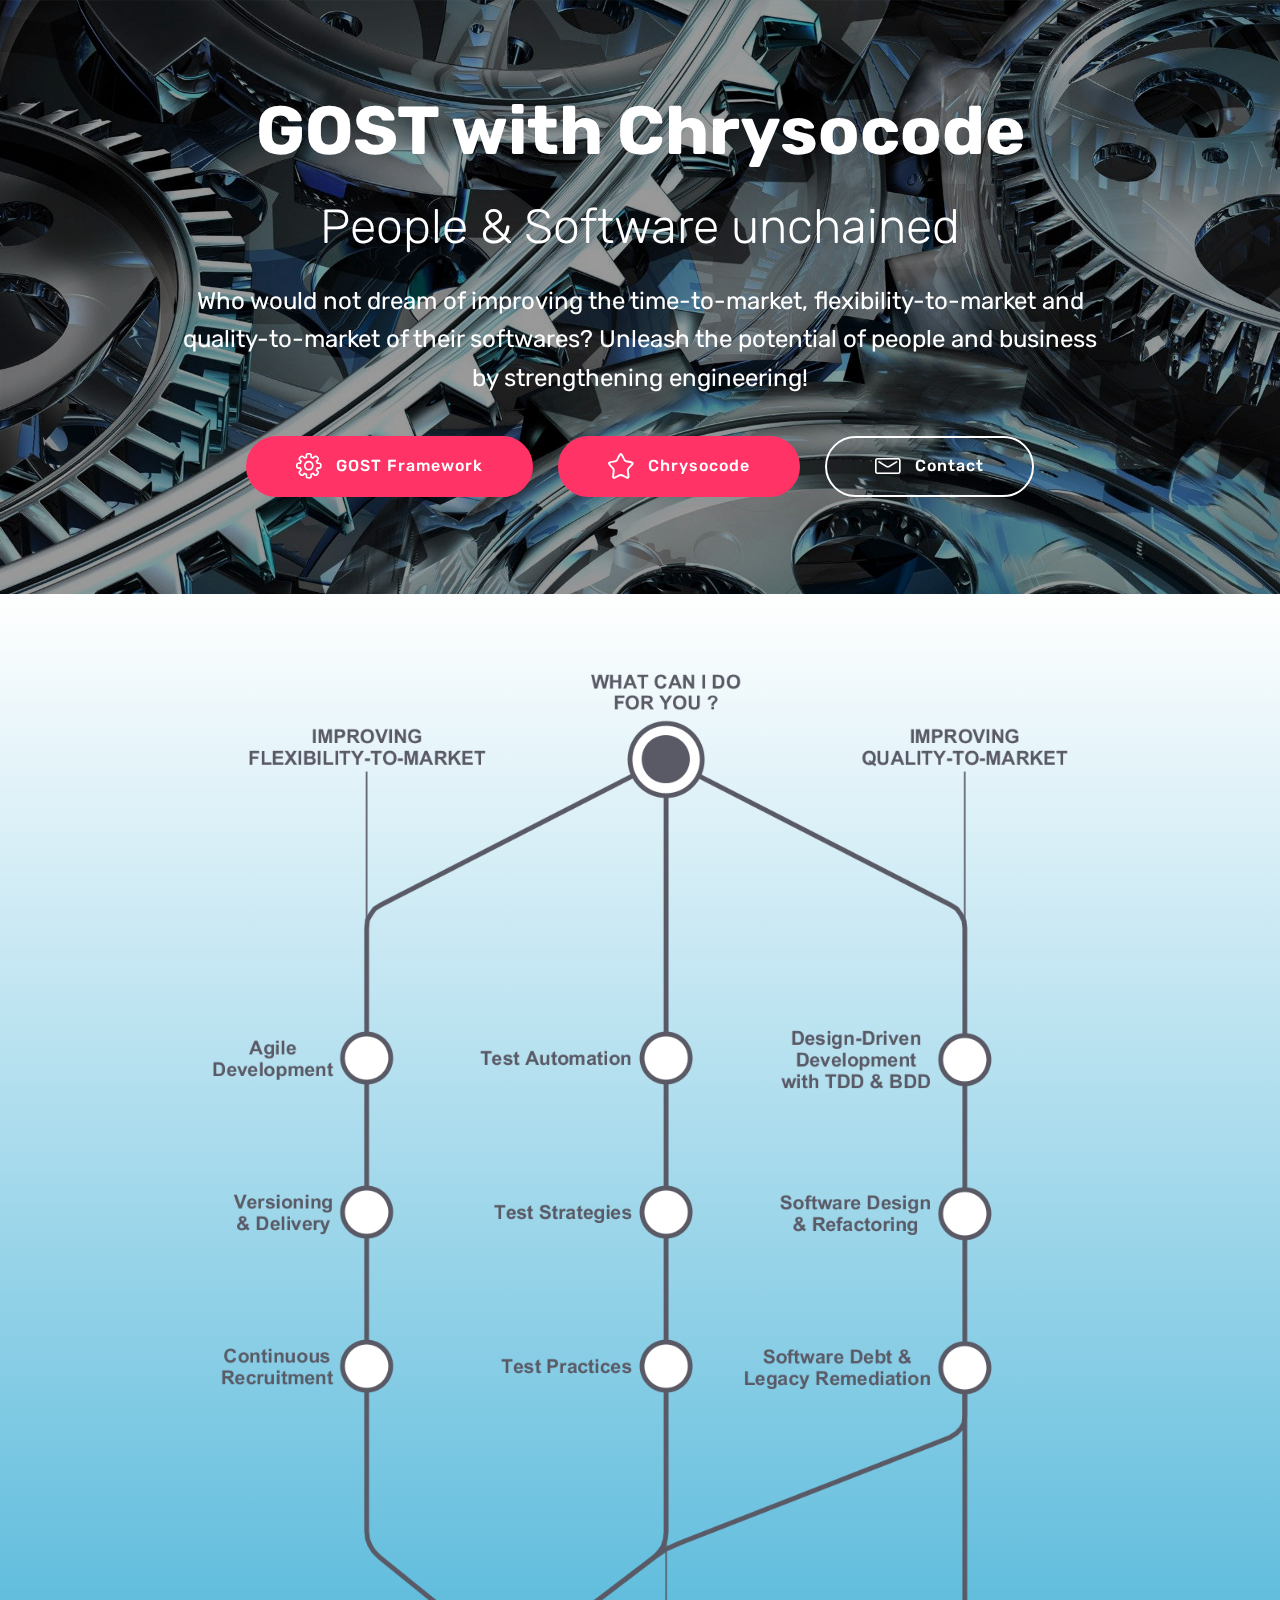
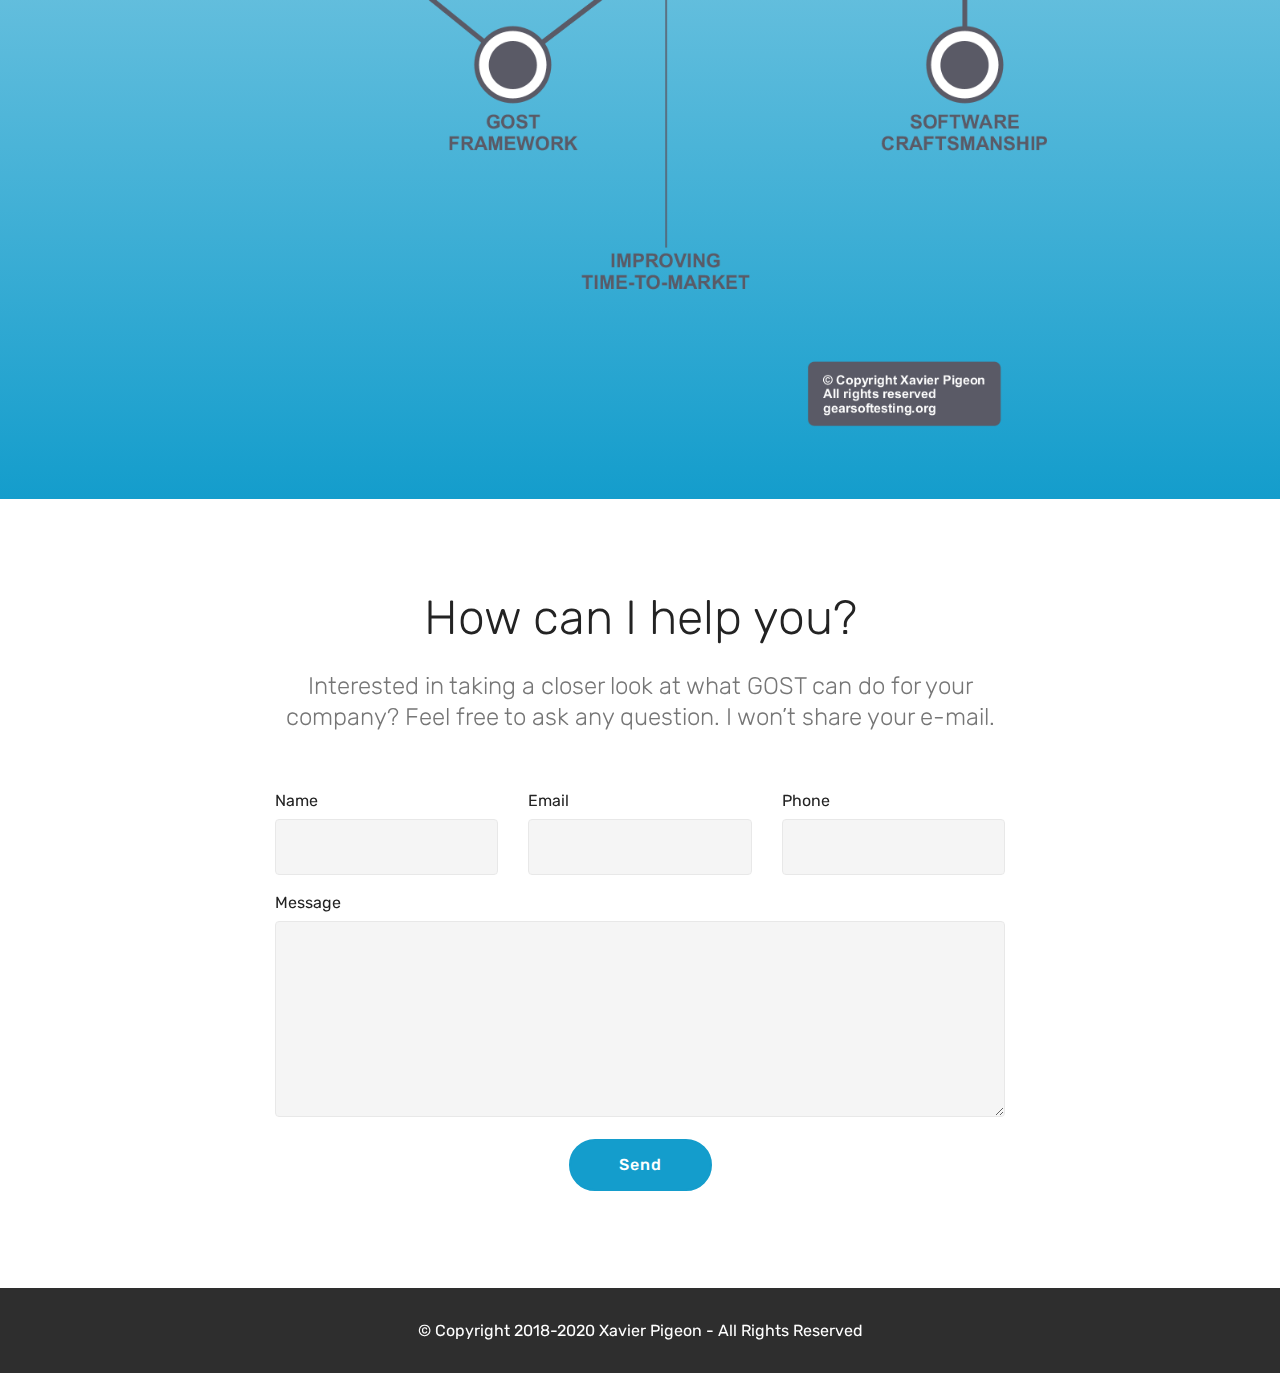
<file: consulting.html>
<!DOCTYPE html>
<html  >
<head>
  <!-- Site made with Mobirise Website Builder v4.10.7, https://mobirise.com -->
  <meta charset="UTF-8">
  <meta http-equiv="X-UA-Compatible" content="IE=edge">
  <meta name="generator" content="Mobirise v4.10.7, mobirise.com">
  <meta name="viewport" content="width=device-width, initial-scale=1, minimum-scale=1">
  <link rel="shortcut icon" href="assets/images/favicon-70x70.png" type="image/x-icon">
  <meta name="description" content="Consulting">
  
  <title>Consulting</title>
  <link rel="stylesheet" href="assets/web/assets/mobirise-icons-bold/mobirise-icons-bold.css">
  <link rel="stylesheet" href="assets/tether/tether.min.css">
  <link rel="stylesheet" href="assets/bootstrap/css/bootstrap.min.css">
  <link rel="stylesheet" href="assets/bootstrap/css/bootstrap-grid.min.css">
  <link rel="stylesheet" href="assets/bootstrap/css/bootstrap-reboot.min.css">
  <link rel="stylesheet" href="assets/theme/css/style.css">
  <link rel="stylesheet" href="assets/mobirise/css/mbr-additional.css" type="text/css">
  
  
  
</head>
<body>

<!-- Google Analytics -->
<!-- Global site tag (gtag.js) - Google Analytics -->
<script async src="https://www.googletagmanager.com/gtag/js?id=UA-120541603-1"></script>
<script>
  window.dataLayer = window.dataLayer || [];
  function gtag(){dataLayer.push(arguments);}
  gtag('js', new Date());

  gtag('config', 'UA-120541603-1');
</script>
<!-- /Google Analytics -->


  <section class="header1 cid-rdLiyoIsMY mbr-parallax-background" id="header1-58">

    

    <div class="mbr-overlay" style="opacity: 0.4; background-color: rgb(0, 0, 0);">
    </div>

    <div class="container">
        <div class="row justify-content-md-center">
            <div class="mbr-white col-md-10">
                <h1 class="mbr-section-title align-center mbr-bold pb-3 mbr-fonts-style display-1">
                    GOST with Chrysocode</h1>
                <h3 class="mbr-section-subtitle align-center mbr-light pb-3 mbr-fonts-style display-2">People &amp; Software unchained<br></h3>
                <p class="mbr-text align-center pb-3 mbr-fonts-style display-5">Who would not dream of improving the time-to-market, flexibility-to-market and quality-to-market of their softwares? Unleash the potential of people and business by strengthening engineering!</p>
                <div class="mbr-section-btn align-center"><a class="btn btn-md btn-secondary display-4" href="index.html"><span class="mbrib-setting mbr-iconfont mbr-iconfont-btn"></span>
                        GOST Framework</a> <a class="btn btn-md btn-secondary display-4" href="https://chrysocode.io" target="_blank"><span class="mbrib-star mbr-iconfont mbr-iconfont-btn"></span>Chrysocode</a>
                    <a class="btn btn-md btn-white-outline display-4" href="consulting.html#form1-59" target="_blank"><span class="mbrib-letter mbr-iconfont mbr-iconfont-btn"></span>
                        Contact</a></div>
            </div>
        </div>
    </div>

</section>

<section class="engine"><a href="https://mobirise.info">Mobirise</a></section><section class="cid-rdLhKULuhE" id="image3-57">

    

    <figure class="mbr-figure container">
            <div class="image-block" style="width: 80%;">
                <img src="assets/images/you-and-me-1-1106x1726.png" width="1400" alt="What can I do for you?" title="">
                
            </div>
    </figure>
</section>

<section class="mbr-section form1 cid-rdLiWvnCrk" id="form1-59">

    

    
    <div class="container">
        <div class="row justify-content-center">
            <div class="title col-12 col-lg-8">
                <h2 class="mbr-section-title align-center pb-3 mbr-fonts-style display-2">
                    How can I help you?</h2>
                <h3 class="mbr-section-subtitle align-center mbr-light pb-3 mbr-fonts-style display-5">Interested in taking a closer look at what GOST can do for your company? Feel free to ask any question. I won’t share your e-mail.</h3>
            </div>
        </div>
    </div>
    <div class="container">
        <div class="row justify-content-center">
            <div class="media-container-column col-lg-8" data-form-type="formoid">
                    <div data-form-alert="" hidden="">Thanks for filling out the form!</div>
            
                    <form class="mbr-form" action="https://mobirise.com/" method="post" data-form-title="Mobirise Form"><input type="hidden" name="email" data-form-email="true" value="SCYPOrXMnhmMORF2clFHTXQWcmHri5T8AbYp9BMRM3QnCcyzn+iNcHVnYOsv0uctrOyEAgSyyb853DzSfJS09dqFaUjrVhlV21bP9PC5zJHCMUzOWTk22g57FTOp5Ct5">
                        <div class="row row-sm-offset">
                            <div class="col-md-4 multi-horizontal" data-for="name">
                                <div class="form-group">
                                    <label class="form-control-label mbr-fonts-style display-7" for="name-form1-59">Name</label>
                                    <input type="text" class="form-control" name="name" data-form-field="Name" required="" id="name-form1-59">
                                </div>
                            </div>
                            <div class="col-md-4 multi-horizontal" data-for="email">
                                <div class="form-group">
                                    <label class="form-control-label mbr-fonts-style display-7" for="email-form1-59">Email</label>
                                    <input type="email" class="form-control" name="email" data-form-field="Email" required="" id="email-form1-59">
                                </div>
                            </div>
                            <div class="col-md-4 multi-horizontal" data-for="phone">
                                <div class="form-group">
                                    <label class="form-control-label mbr-fonts-style display-7" for="phone-form1-59">Phone</label>
                                    <input type="tel" class="form-control" name="phone" data-form-field="Phone" id="phone-form1-59">
                                </div>
                            </div>
                        </div>
                        <div class="form-group" data-for="message">
                            <label class="form-control-label mbr-fonts-style display-7" for="message-form1-59">Message</label>
                            <textarea type="text" class="form-control" name="message" rows="7" data-form-field="Message" id="message-form1-59"></textarea>
                        </div>
            
                        <span class="input-group-btn"><button href="" type="submit" class="btn btn-form btn-primary display-4">Send</button></span>
                    </form>
            </div>
        </div>
    </div>
</section>

<section once="" class="cid-qRuggtLoj0" id="footer6-56">

    

    

    <div class="container">
        <div class="media-container-row align-center mbr-white">
            <div class="col-12">
                <p class="mbr-text mb-0 mbr-fonts-style display-7">
                    © Copyright 2018-2020 Xavier Pigeon - All Rights Reserved
                </p>
            </div>
        </div>
    </div>
</section>


  <script src="assets/web/assets/jquery/jquery.min.js"></script>
  <script src="assets/popper/popper.min.js"></script>
  <script src="assets/tether/tether.min.js"></script>
  <script src="assets/bootstrap/js/bootstrap.min.js"></script>
  <script src="assets/smoothscroll/smooth-scroll.js"></script>
  <script src="assets/parallax/jarallax.min.js"></script>
  <script src="assets/theme/js/script.js"></script>
  <script src="assets/formoid/formoid.min.js"></script>
  
  
</body>
</html>
</file>
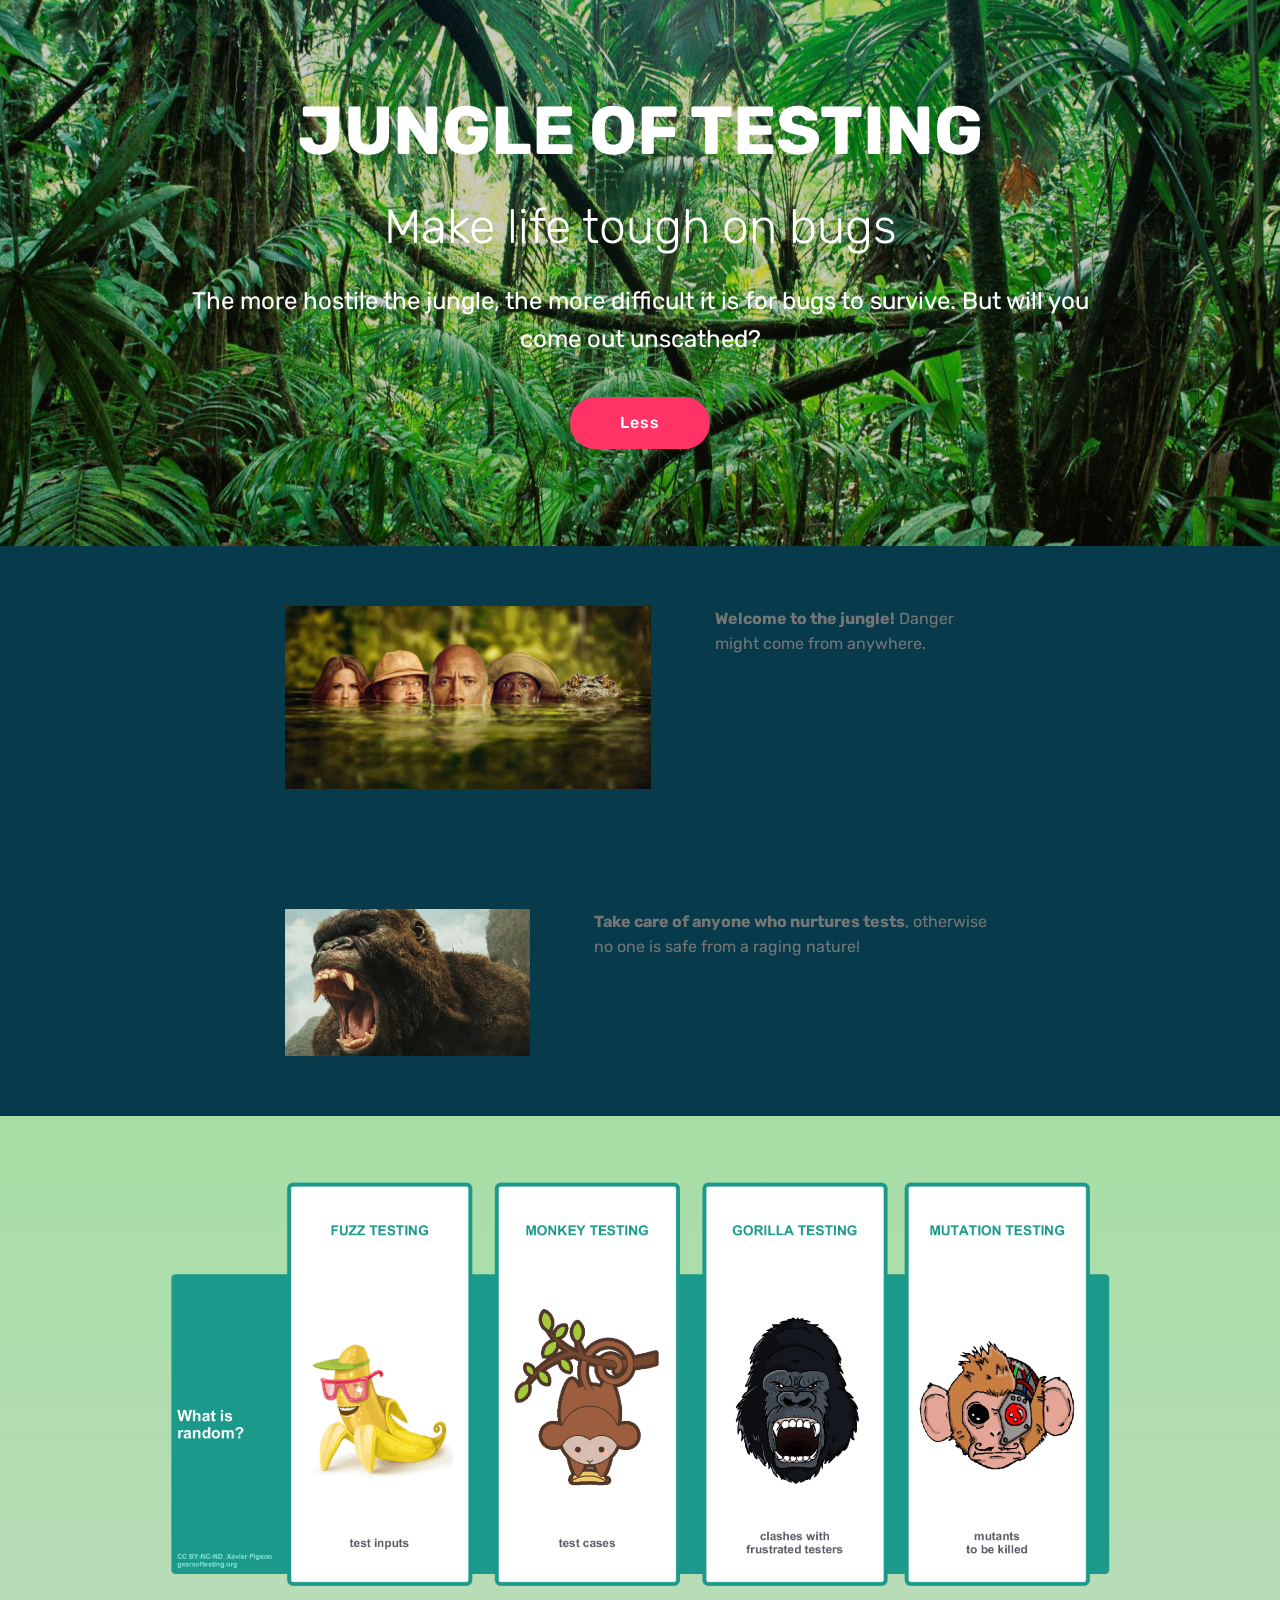
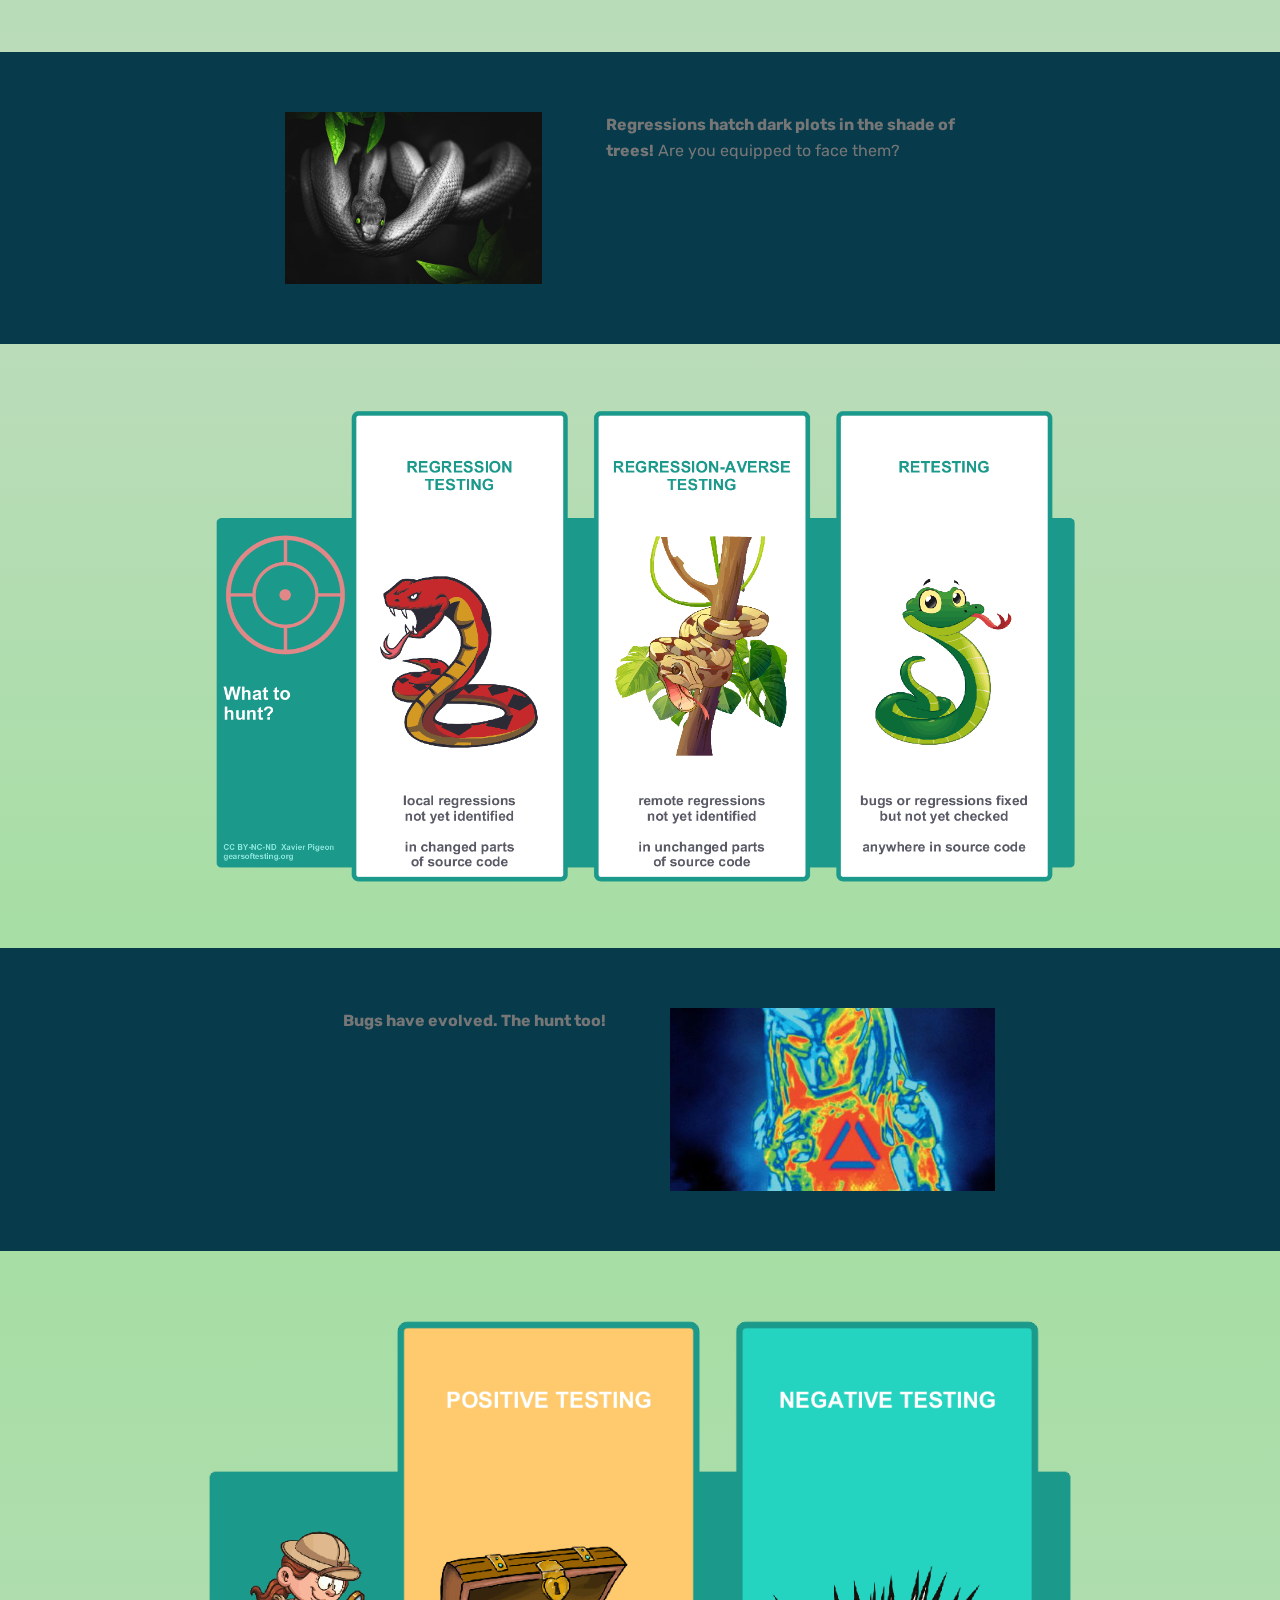
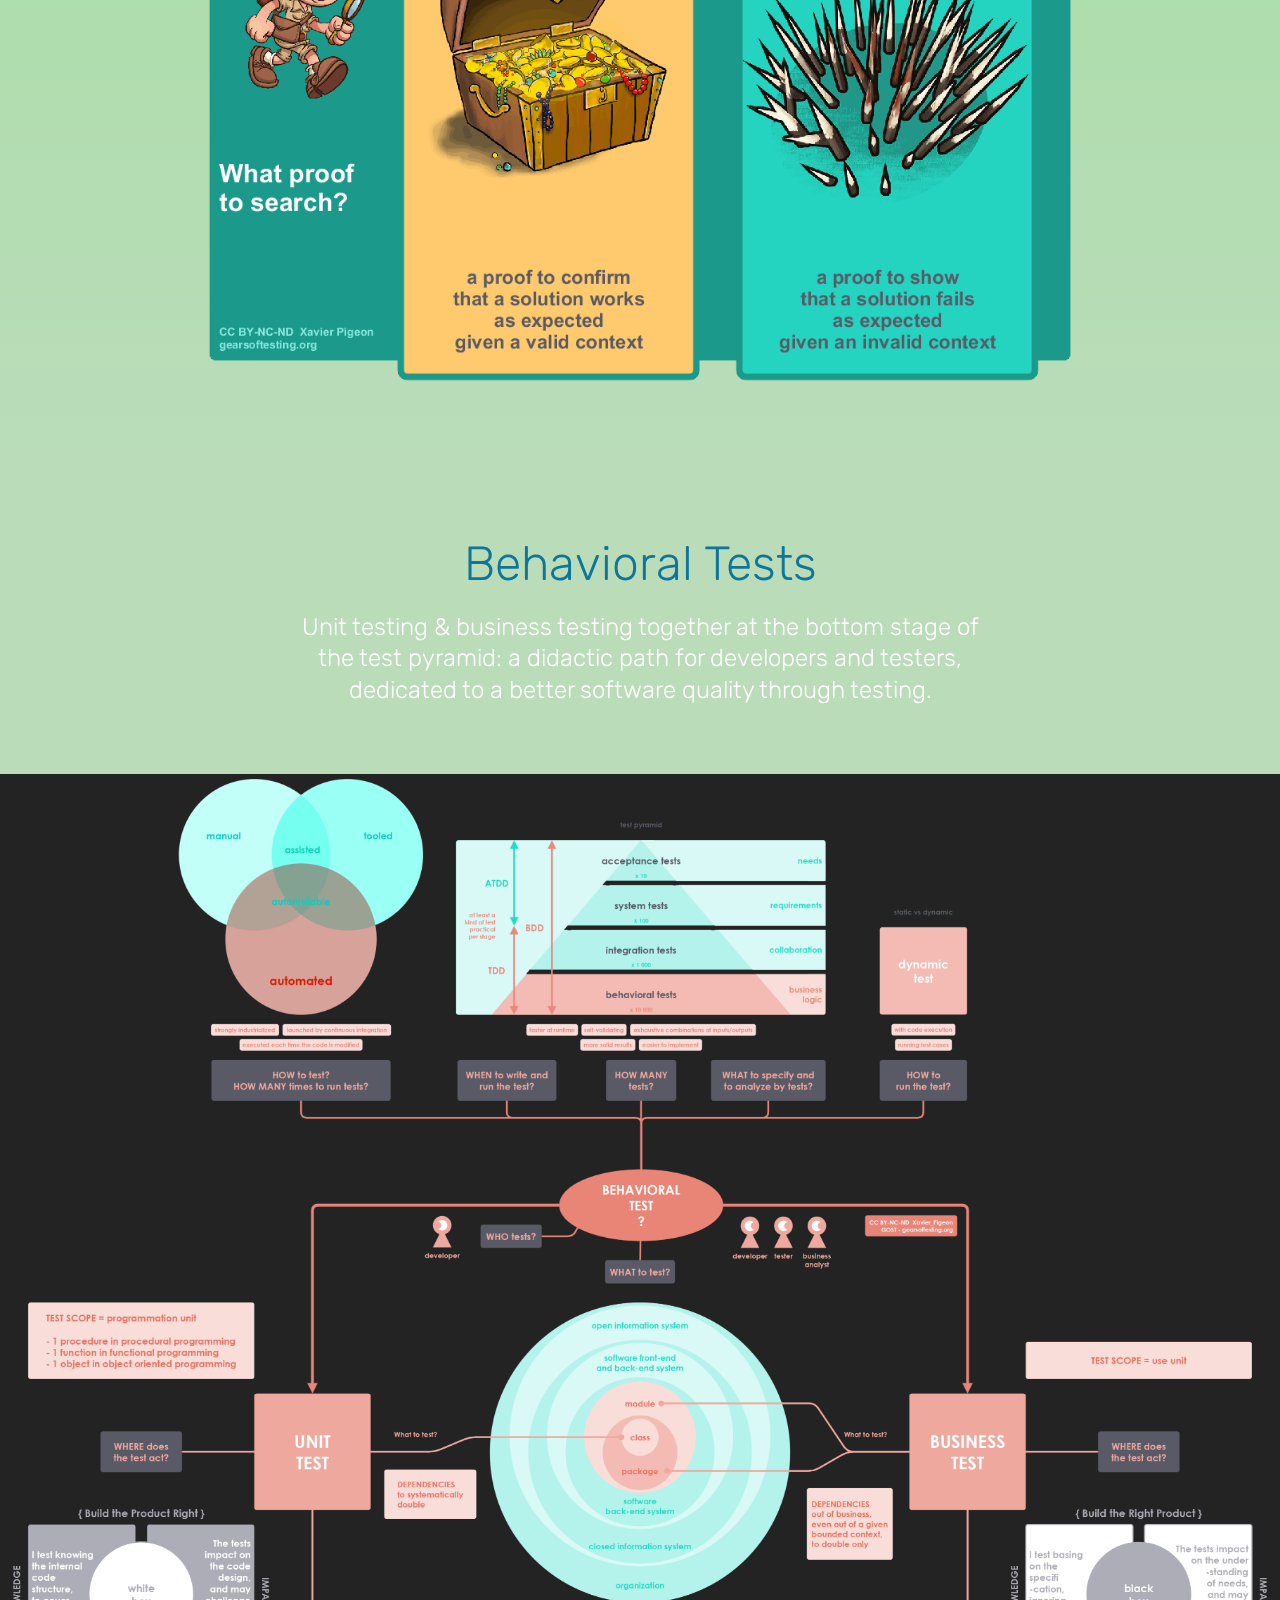
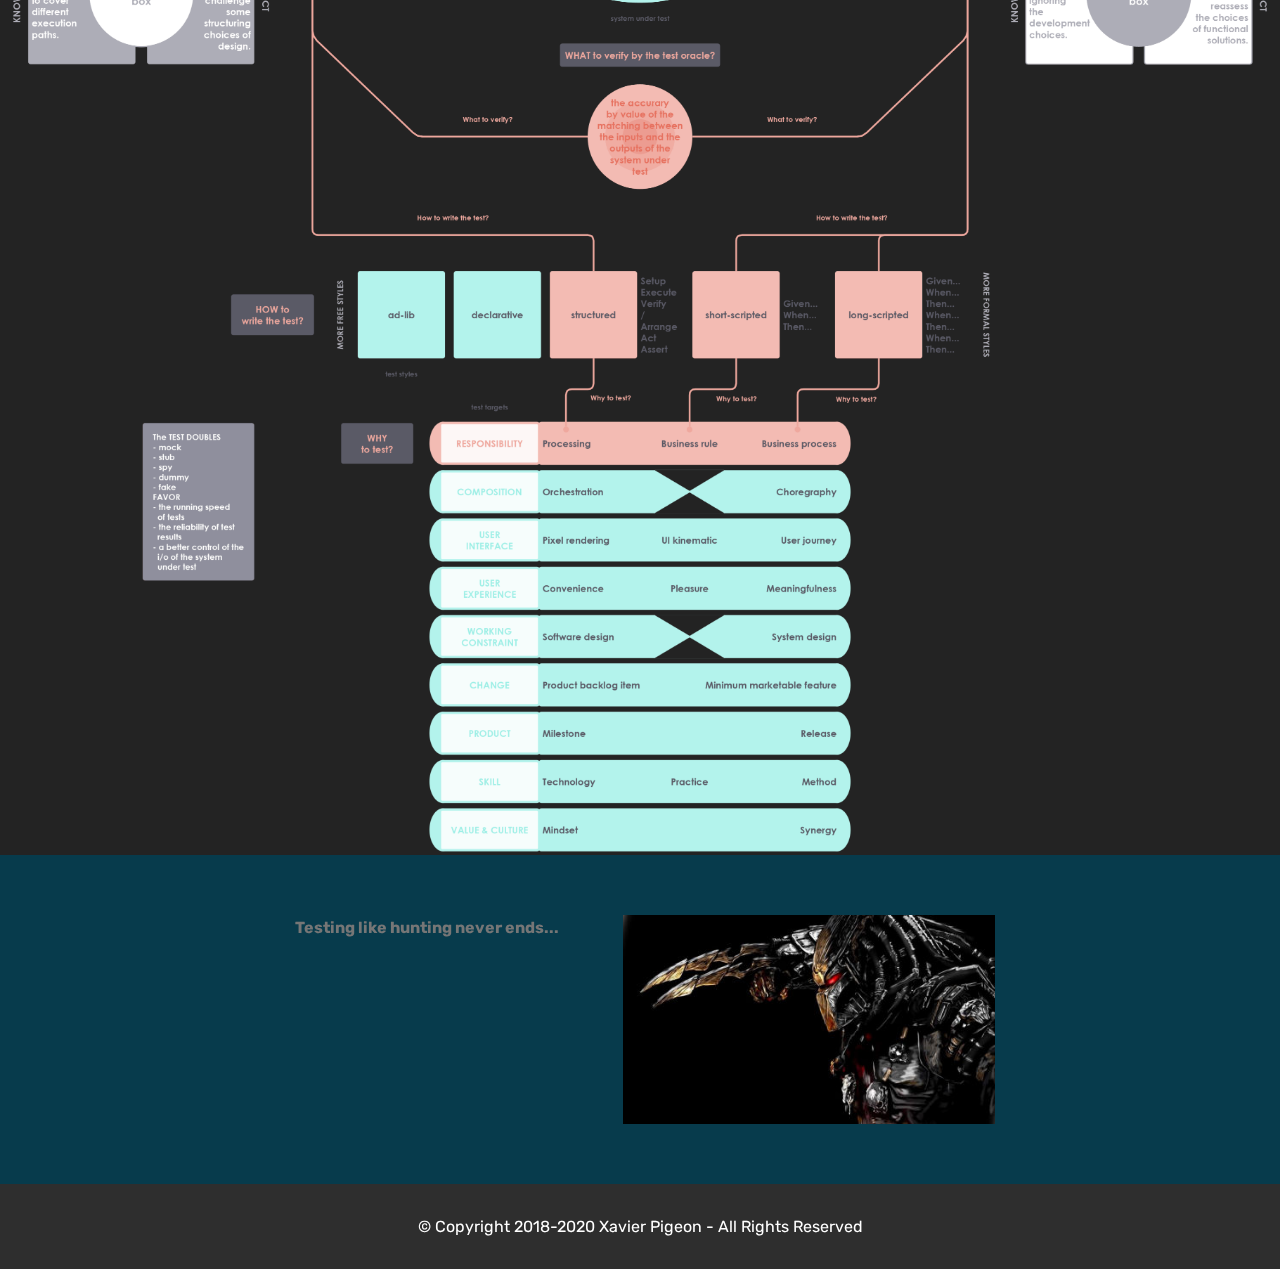
<file: jungle-of-testing.html>
<!DOCTYPE html>
<html  >
<head>
  <!-- Site made with Mobirise Website Builder v4.10.7, https://mobirise.com -->
  <meta charset="UTF-8">
  <meta http-equiv="X-UA-Compatible" content="IE=edge">
  <meta name="generator" content="Mobirise v4.10.7, mobirise.com">
  <meta name="viewport" content="width=device-width, initial-scale=1, minimum-scale=1">
  <link rel="shortcut icon" href="assets/images/favicon-70x70.png" type="image/x-icon">
  <meta name="description" content="Jungle of testing">
  
  <title>Jungle of testing</title>
  <link rel="stylesheet" href="assets/tether/tether.min.css">
  <link rel="stylesheet" href="assets/bootstrap/css/bootstrap.min.css">
  <link rel="stylesheet" href="assets/bootstrap/css/bootstrap-grid.min.css">
  <link rel="stylesheet" href="assets/bootstrap/css/bootstrap-reboot.min.css">
  <link rel="stylesheet" href="assets/theme/css/style.css">
  <link rel="stylesheet" href="assets/mobirise/css/mbr-additional.css" type="text/css">
  
  
  
</head>
<body>

<!-- Google Analytics -->
<!-- Global site tag (gtag.js) - Google Analytics -->
<script async src="https://www.googletagmanager.com/gtag/js?id=UA-120541603-1"></script>
<script>
  window.dataLayer = window.dataLayer || [];
  function gtag(){dataLayer.push(arguments);}
  gtag('js', new Date());

  gtag('config', 'UA-120541603-1');
</script>
<!-- /Google Analytics -->


  <section class="header1 cid-rajtdxqOhU mbr-parallax-background" id="header1-3r">

    

    <div class="mbr-overlay" style="opacity: 0.2; background-color: rgb(0, 0, 0);">
    </div>

    <div class="container">
        <div class="row justify-content-md-center">
            <div class="mbr-white col-md-10">
                <h1 class="mbr-section-title align-center mbr-bold pb-3 mbr-fonts-style display-1">
                    JUNGLE OF TESTING</h1>
                <h3 class="mbr-section-subtitle align-center mbr-light pb-3 mbr-fonts-style display-2">
                    Make life tough on bugs</h3>
                <p class="mbr-text align-center pb-3 mbr-fonts-style display-5">
                    The more hostile the jungle, the more difficult it is for bugs to survive. But will you come out unscathed?
                </p>
                <div class="mbr-section-btn align-center"><a class="btn btn-md btn-secondary display-4" href="test-typology.html#info3-44">
                        Less</a></div>
            </div>
        </div>
    </div>

</section>

<section class="engine"><a href="https://mobirise.info/t">amp templates</a></section><section class="mbr-section content6 cid-raqAEhLqH4" id="content6-42">
    
     
    
    <div class="container">
        <div class="media-container-row">
            <div class="col-12 col-md-8">
                <div class="media-container-row">
                    <div class="mbr-figure" style="width: 140%;">
                      <img src="assets/images/jumanji-1-banner-436x218.jpg" alt="Jumanji" title="">  
                    </div>
                    <div class="media-content">
                        <div class="mbr-section-text">
                            <p class="mbr-text mb-0 mbr-fonts-style display-7">
                               <strong>Welcome to the jungle!</strong>&nbsp;Danger might come from anywhere.</p>
                        </div>
                    </div>
                </div>
            </div>
        </div>
    </div>
</section>

<section class="mbr-section content6 cid-raqAFyITPx" id="content6-43">
    
     
    
    <div class="container">
        <div class="media-container-row">
            <div class="col-12 col-md-8">
                <div class="media-container-row">
                    <div class="mbr-figure" style="width: 70%;">
                      <img src="assets/images/1332bd3250c4219962291f876171c-436x262.jpg" alt="King Kong" title="">  
                    </div>
                    <div class="media-content">
                        <div class="mbr-section-text">
                            <p class="mbr-text mb-0 mbr-fonts-style display-7">
                               <strong>Take care of anyone who nurtures tests</strong>, otherwise no one is safe from a raging nature!</p>
                        </div>
                    </div>
                </div>
            </div>
        </div>
    </div>
</section>

<section class="cid-rajvaWI5mq" id="image3-3s">

    

    <figure class="mbr-figure container">
            <div class="image-block" style="width: 86%;">
                <img src="assets/images/fuzz-monkey-gorilla-mutation-testing-1-1776x775.png" width="1400" alt="Fuzz testing vs monkey testing vs gorilla testing vs mutation testing: what is random?" title="">
                
            </div>
    </figure>
</section>

<section class="mbr-section content6 cid-raqA13kJAt" id="content6-41">
    
     
    
    <div class="container">
        <div class="media-container-row">
            <div class="col-12 col-md-8">
                <div class="media-container-row">
                    <div class="mbr-figure" style="width: 75%;">
                      <img src="assets/images/mbr-436x291.jpg" alt="Mobirise" title="">  
                    </div>
                    <div class="media-content">
                        <div class="mbr-section-text">
                            <p class="mbr-text mb-0 mbr-fonts-style display-7">
                               <strong>Regressions hatch dark plots in the shade of trees!</strong>&nbsp;Are you equipped to face them?</p>
                        </div>
                    </div>
                </div>
            </div>
        </div>
    </div>
</section>

<section class="cid-raqkW2txkh" id="image3-40">

    

    <figure class="mbr-figure container">
            <div class="image-block" style="width: 80%;">
                <img src="assets/images/regression-testing-vs-regression-averse-testing-vs-retesting-2-1554x848.png" width="1400" alt="Regression testing vs regression-averse testing vs retesting: what to hunt?" title="">
                
            </div>
    </figure>
</section>

<section class="mbr-section content7 cid-ralGvJgP9V" id="content7-3z">
          
    

    <div class="container">
        <div class="media-container-row">
            <div class="col-12 col-md-8">
                <div class="media-container-row">
                    <div class="media-content">
                        <div class="mbr-section-text">
                            <p class="mbr-text align-right mb-0 mbr-fonts-style display-7">
                               <strong>Bugs have evolved. The hunt too!</strong></p>
                        </div>
                    </div>
                    <div class="mbr-figure" style="width: 110%;">
                     <img src="assets/images/pred-header-4-436x246.jpg" alt="Night vision of Predator" title="">  
                    </div>
                </div>
            </div>
        </div>
    </div>
</section>

<section class="cid-rk9jy2Zrpc" id="image3-6b">

    

    <figure class="mbr-figure container">
            <div class="image-block" style="width: 80%;">
                <img src="assets/images/what-proof-to-search-with-positive-or-negative-testing-1112x850.png" width="1400" alt="What proof to search with positive testing or negative testing?" title="">
                
            </div>
    </figure>
</section>

<section class="mbr-section content4 cid-rHWQpl5Gnv" id="content4-7f">

    

    <div class="container">
        <div class="media-container-row">
            <div class="title col-12 col-md-8">
                <h2 class="align-center pb-3 mbr-fonts-style display-2">
                    Behavioral Tests</h2>
                <h3 class="mbr-section-subtitle align-center mbr-light mbr-fonts-style display-5">
                    Unit testing &amp; business testing together at the bottom stage of the test pyramid: a didactic path for developers and testers, dedicated to a better software quality through testing.</h3>
                
            </div>
        </div>
    </div>
</section>

<section class="cid-rHEfXDo8Gx" id="image3-7c">

    

    <figure class="mbr-figure">
            <div class="image-block" style="width: 100%;">
                <img src="assets/images/behavioral-tests-5w-3642x4783.png" width="1400" alt="Behavioral tests : 5 W" title="">
                
            </div>
    </figure>
</section>

<section class="mbr-section content7 cid-rHWPjxG9uk" id="content7-7e">
          
    

    <div class="container">
        <div class="media-container-row">
            <div class="col-12 col-md-8">
                <div class="media-container-row">
                    <div class="media-content">
                        <div class="mbr-section-text">
                            <p class="mbr-text align-right mb-0 mbr-fonts-style display-7"><strong>Testing like hunting never ends...</strong></p>
                        </div>
                    </div>
                    <div class="mbr-figure" style="width: 145%;">
                     <img src="assets/images/sr0rua-436x245.jpg" alt="Mobirise" title="">  
                    </div>
                </div>
            </div>
        </div>
    </div>
</section>

<section once="" class="cid-qRuggtLoj0" id="footer6-3q">

    

    

    <div class="container">
        <div class="media-container-row align-center mbr-white">
            <div class="col-12">
                <p class="mbr-text mb-0 mbr-fonts-style display-7">
                    © Copyright 2018-2020 Xavier Pigeon - All Rights Reserved
                </p>
            </div>
        </div>
    </div>
</section>


  <script src="assets/web/assets/jquery/jquery.min.js"></script>
  <script src="assets/popper/popper.min.js"></script>
  <script src="assets/tether/tether.min.js"></script>
  <script src="assets/bootstrap/js/bootstrap.min.js"></script>
  <script src="assets/smoothscroll/smooth-scroll.js"></script>
  <script src="assets/parallax/jarallax.min.js"></script>
  <script src="assets/theme/js/script.js"></script>
  
  
</body>
</html>
</file>
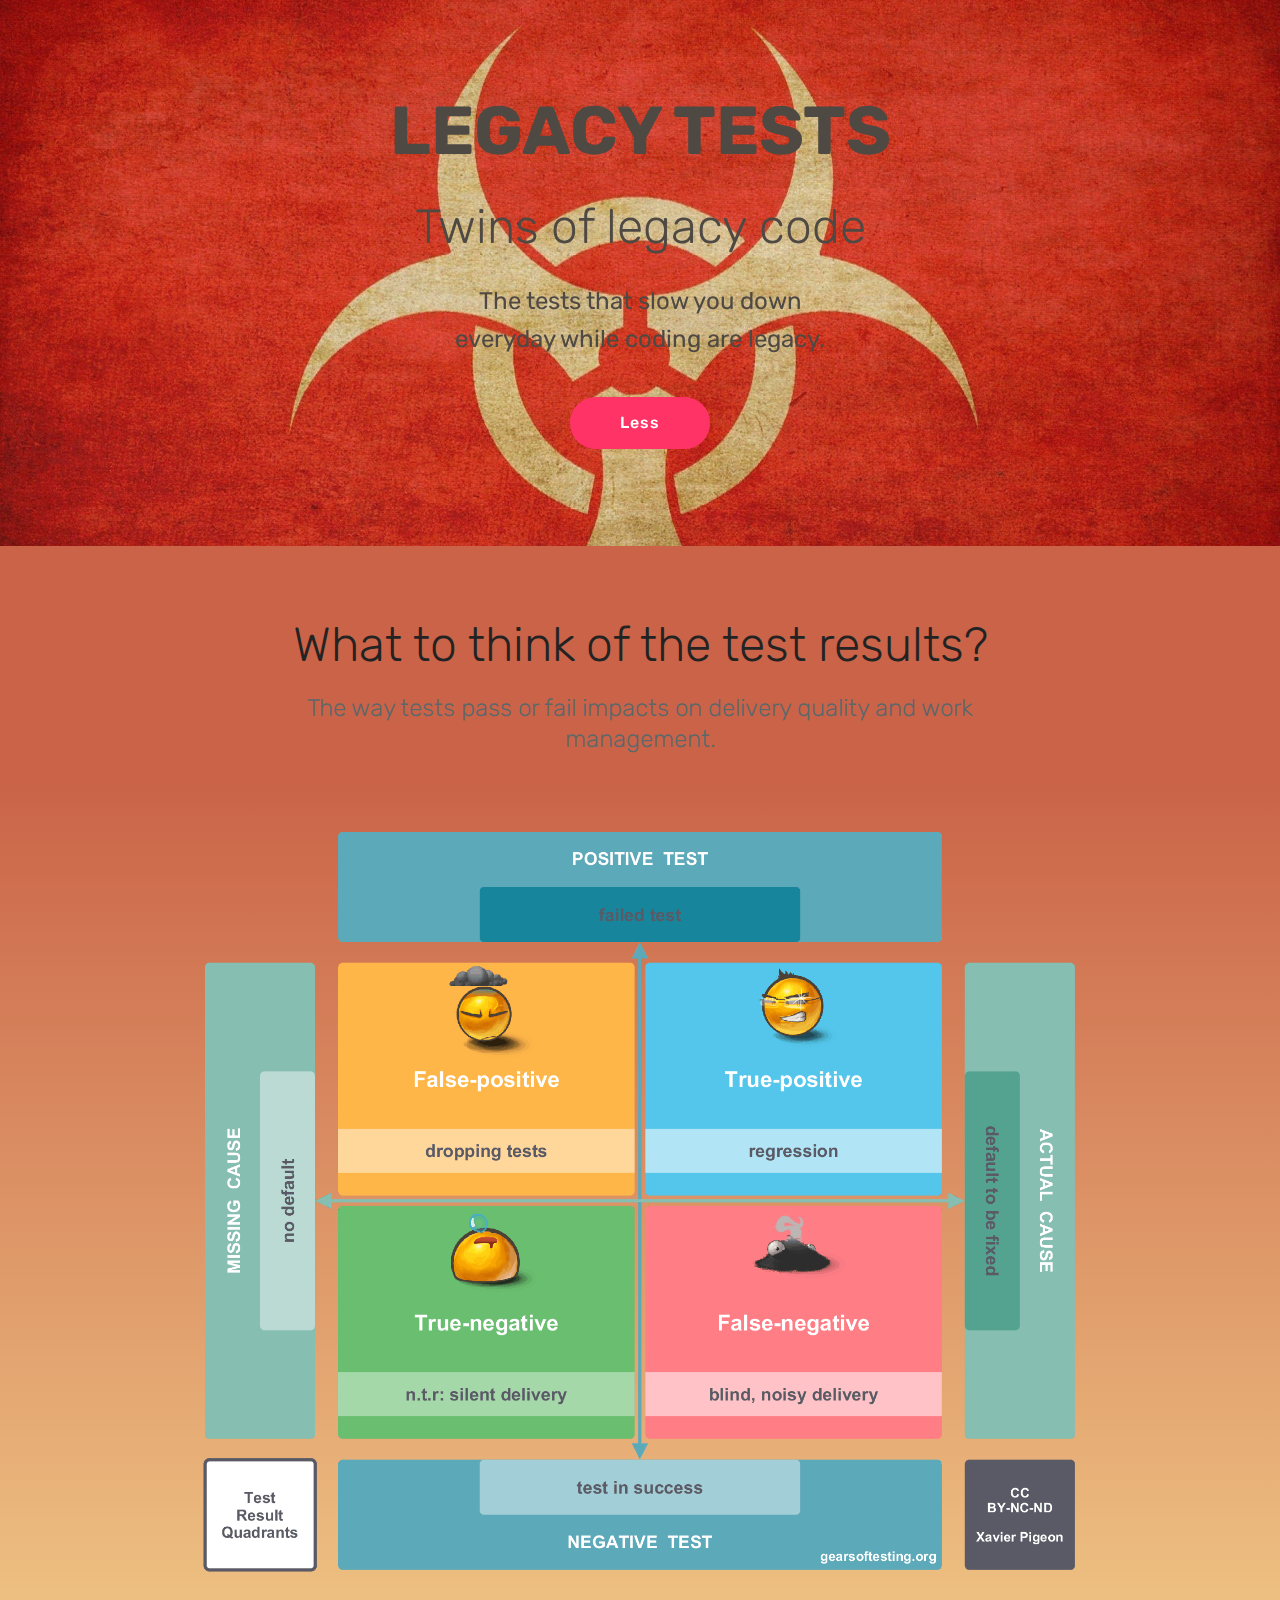
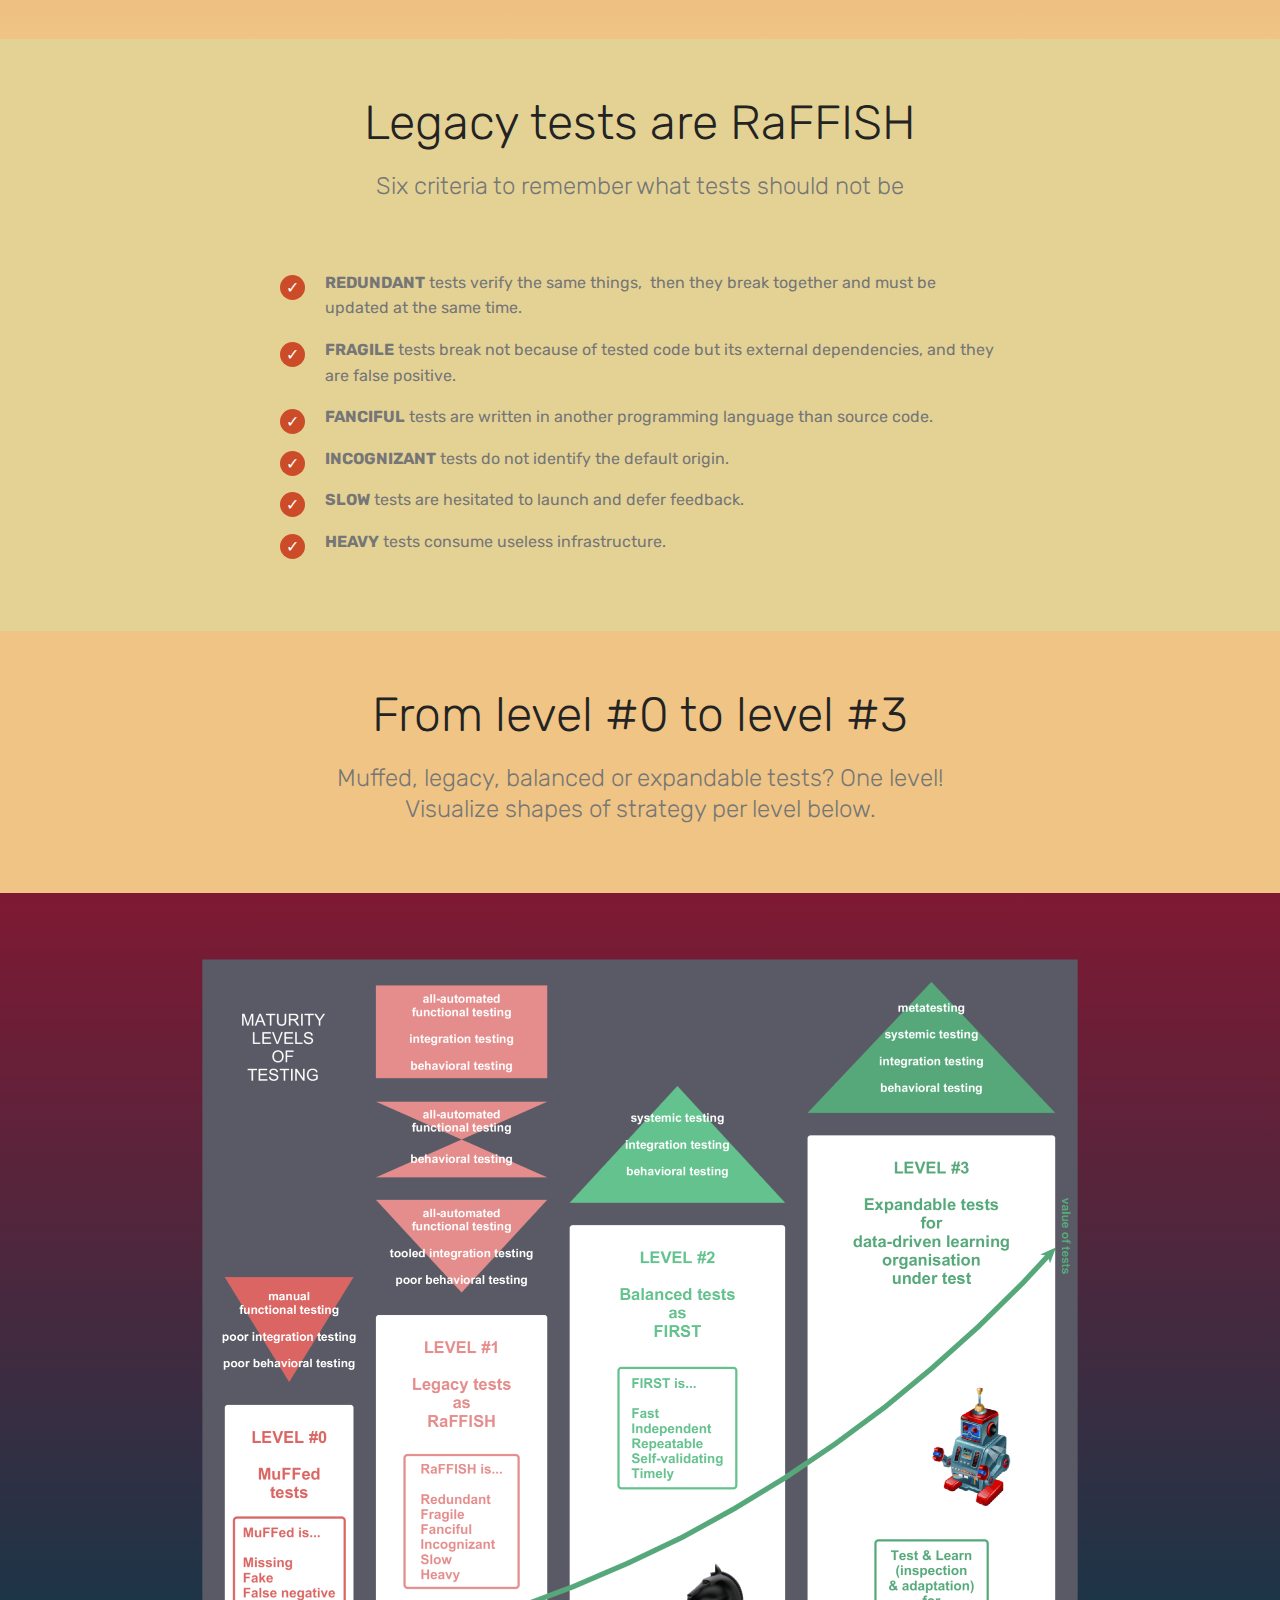
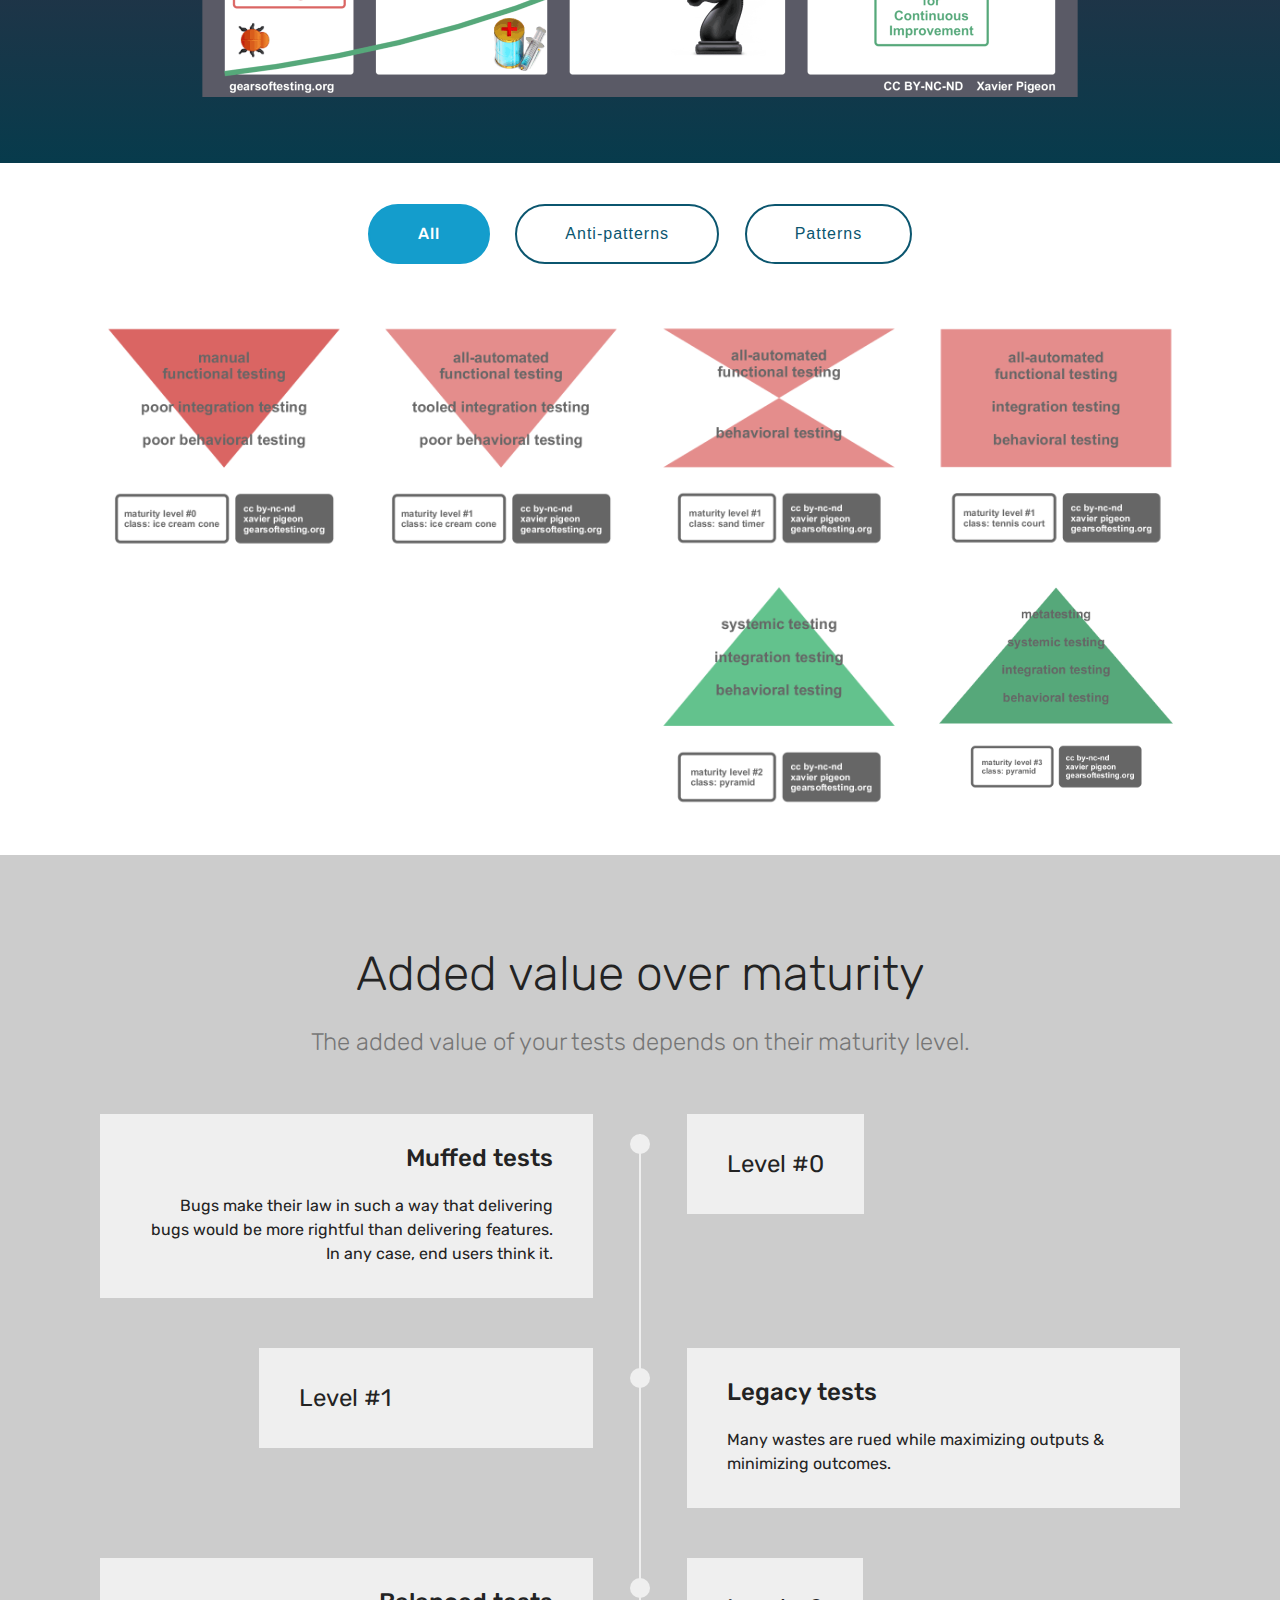
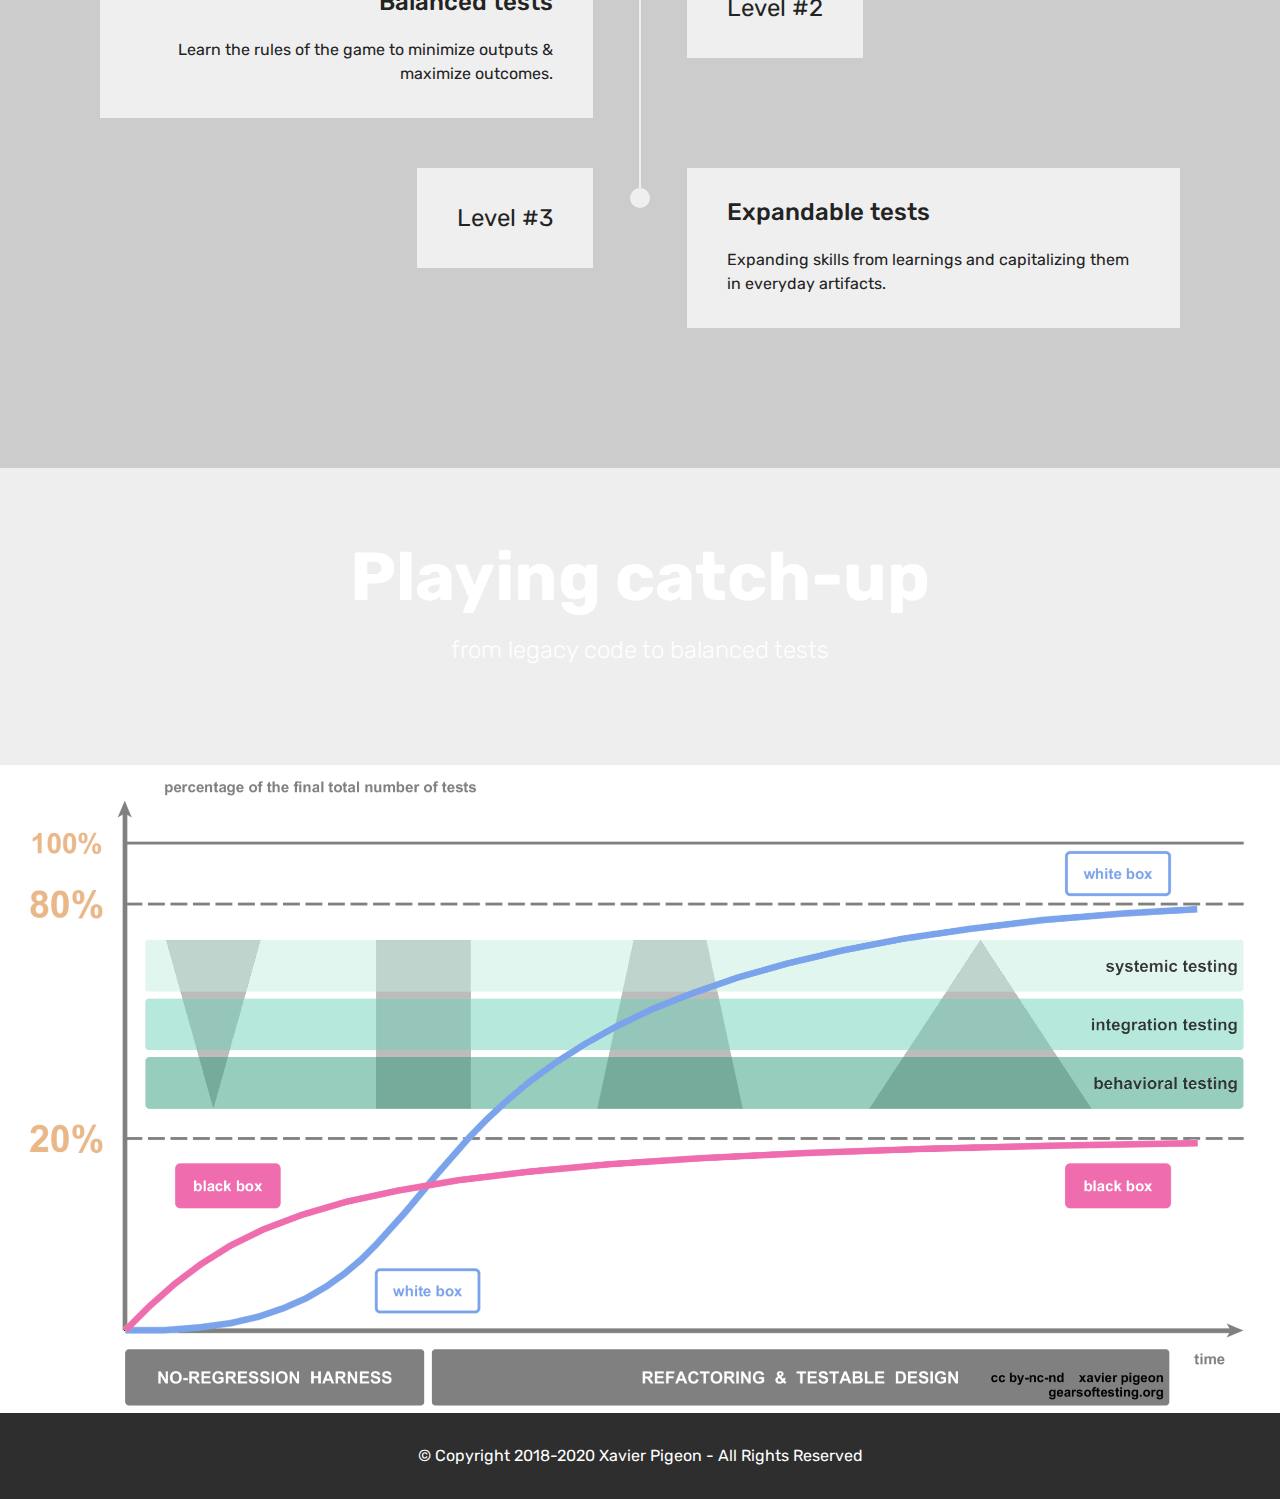
<file: legacy-tests.html>
<!DOCTYPE html>
<html  >
<head>
  <!-- Site made with Mobirise Website Builder v4.10.7, https://mobirise.com -->
  <meta charset="UTF-8">
  <meta http-equiv="X-UA-Compatible" content="IE=edge">
  <meta name="generator" content="Mobirise v4.10.7, mobirise.com">
  <meta name="viewport" content="width=device-width, initial-scale=1, minimum-scale=1">
  <link rel="shortcut icon" href="assets/images/favicon-70x70.png" type="image/x-icon">
  <meta name="description" content="Legacy tests in GOST">
  
  <title>Legacy Tests</title>
  <link rel="stylesheet" href="assets/web/assets/mobirise-icons/mobirise-icons.css">
  <link rel="stylesheet" href="assets/tether/tether.min.css">
  <link rel="stylesheet" href="assets/bootstrap/css/bootstrap.min.css">
  <link rel="stylesheet" href="assets/bootstrap/css/bootstrap-grid.min.css">
  <link rel="stylesheet" href="assets/bootstrap/css/bootstrap-reboot.min.css">
  <link rel="stylesheet" href="assets/theme/css/style.css">
  <link rel="stylesheet" href="assets/gallery/style.css">
  <link rel="stylesheet" href="assets/mobirise/css/mbr-additional.css" type="text/css">
  
  
  
</head>
<body>

<!-- Google Analytics -->
<!-- Global site tag (gtag.js) - Google Analytics -->
<script async src="https://www.googletagmanager.com/gtag/js?id=UA-120541603-1"></script>
<script>
  window.dataLayer = window.dataLayer || [];
  function gtag(){dataLayer.push(arguments);}
  gtag('js', new Date());

  gtag('config', 'UA-120541603-1');
</script>
<!-- /Google Analytics -->


  <section class="header1 cid-qVDpa5sJO1 mbr-parallax-background" id="header1-19">

    

    

    <div class="container">
        <div class="row justify-content-md-center">
            <div class="mbr-white col-md-10">
                <h1 class="mbr-section-title align-center mbr-bold pb-3 mbr-fonts-style display-1">
                    LEGACY TESTS</h1>
                <h3 class="mbr-section-subtitle align-center mbr-light pb-3 mbr-fonts-style display-2">Twins of legacy code</h3>
                <p class="mbr-text align-center pb-3 mbr-fonts-style display-5">The tests that slow you down<br>everyday while coding are legacy.
                </p>
                <div class="mbr-section-btn align-center"><a class="btn btn-md btn-secondary display-4" href="method.html">
                        Less</a></div>
            </div>
        </div>
    </div>

</section>

<section class="engine"><a href="https://mobirise.info/f">easy web maker</a></section><section class="mbr-section content4 cid-qZnWIS0ri7" id="content4-1m">

    

    <div class="container">
        <div class="media-container-row">
            <div class="title col-12 col-md-8">
                <h2 class="align-center pb-3 mbr-fonts-style display-2">
                    What to think of the test results?</h2>
                <h3 class="mbr-section-subtitle align-center mbr-light mbr-fonts-style display-5">
                    The way tests pass or fail impacts on delivery quality and work management.</h3>
                
            </div>
        </div>
    </div>
</section>

<section class="cid-qZnVqJKfqj" id="image3-1l">

    

    <figure class="mbr-figure container">
            <div class="image-block" style="width: 80%;">
                <img src="assets/images/test-result-quadrants-1612x1372.png" width="1400" alt="Test Result Quadrants" title="">
                
            </div>
    </figure>
</section>

<section class="mbr-section content4 cid-qZ6rQiAwoM" id="content4-1i">

    

    <div class="container">
        <div class="media-container-row">
            <div class="title col-12 col-md-8">
                <h2 class="align-center pb-3 mbr-fonts-style display-2">
                    Legacy tests are RaFFISH</h2>
                <h3 class="mbr-section-subtitle align-center mbr-light mbr-fonts-style display-5">
                    Six criteria to remember what tests should not be</h3>
                
            </div>
        </div>
    </div>
</section>

<section class="mbr-section article content12 cid-qVDsHzjwkf" id="content12-1a">
     

    <div class="container">
        <div class="media-container-row">
            <div class="mbr-text counter-container col-12 col-md-8 mbr-fonts-style display-7">
                <ul>
                    <li><strong>REDUNDANT</strong><span style="font-size: 1rem;">&nbsp;tests verify the same things,
&nbsp;</span>then they break together and must be updated at the same time.</li><li><strong>FRAGILE</strong><span style="font-size: 1rem;">&nbsp;tests break not because of tested code but its external dependencies, and they are false positive.</span></li>
                    <li><strong>FANCIFUL</strong>&nbsp;tests are written in another programming language than source code.</li><li><strong>INCOGNIZANT</strong>&nbsp;tests do not identify the default origin.</li><li><strong>SLOW</strong><span style="font-size: 1rem;">&nbsp;tests are hesitated to launch and defer feedback.</span></li><li><strong>HEAVY</strong><span style="font-size: 1rem;">&nbsp;tests consume useless infrastructure.</span></li>
                </ul>
            </div>
        </div>
    </div>
</section>

<section class="mbr-section content4 cid-qZ6yzJdQpq" id="content4-1j">

    

    <div class="container">
        <div class="media-container-row">
            <div class="title col-12 col-md-8">
                <h2 class="align-center pb-3 mbr-fonts-style display-2">
                    From level #0 to level #3</h2>
                <h3 class="mbr-section-subtitle align-center mbr-light mbr-fonts-style display-5">Muffed, legacy, balanced or expandable tests? One level!<br>Visualize shapes of strategy per level below.</h3>
                
            </div>
        </div>
    </div>
</section>

<section class="cid-qVDoxxzzMF" id="image3-18">

    

    <figure class="mbr-figure container">
            <div class="image-block" style="width: 80%;">
                <img src="assets/images/maturity-levels-of-testing-1776x1499.png" width="1400" alt="Maturity levels of testing" title="">
                
            </div>
    </figure>
</section>

<section class="mbr-gallery mbr-slider-carousel cid-qZnFOQ5NKZ" id="gallery2-1k">

    

    <div class="container">
        <div><!-- Filter --><div class="mbr-gallery-filter container gallery-filter-active"><ul buttons="0"><li class="mbr-gallery-filter-all"><a class="btn btn-md btn-primary-outline active display-7" href="">All</a></li></ul></div><!-- Gallery --><div class="mbr-gallery-row"><div class="mbr-gallery-layout-default"><div><div><div class="mbr-gallery-item mbr-gallery-item--p2" data-video-url="false" data-tags="Anti-patterns"><div href="#lb-gallery2-1k" data-slide-to="0" data-toggle="modal"><img src="assets/images/level-0-ice-cream-cone-532x496-532x496.png" alt="Maturity level #0: ice cream cone" title="Maturity level #0: ice cream cone"><span class="icon-focus"></span></div></div><div class="mbr-gallery-item mbr-gallery-item--p2" data-video-url="false" data-tags="Anti-patterns"><div href="#lb-gallery2-1k" data-slide-to="1" data-toggle="modal"><img src="assets/images/level-1-ice-cream-cone-532x496-532x496.png" alt="Maturity level #1: ice cream cone" title="Maturity level #1: ice cream cone"><span class="icon-focus"></span></div></div><div class="mbr-gallery-item mbr-gallery-item--p2" data-video-url="false" data-tags="Anti-patterns"><div href="#lb-gallery2-1k" data-slide-to="2" data-toggle="modal"><img src="assets/images/level-1-sand-timer-532x494-532x494.png" alt="Maturity level #1: sand timer" title="Maturity level #1: sand timer"><span class="icon-focus"></span></div></div><div class="mbr-gallery-item mbr-gallery-item--p2" data-video-url="false" data-tags="Anti-patterns"><div href="#lb-gallery2-1k" data-slide-to="3" data-toggle="modal"><img src="assets/images/level-1-tennis-court-534x496-534x496.png" alt="Maturity level #1: tennis court" title="Maturity level #1: tennis court"><span class="icon-focus"></span></div></div><div class="mbr-gallery-item mbr-gallery-item--p2" data-video-url="false" data-tags="Patterns"><div href="#lb-gallery2-1k" data-slide-to="4" data-toggle="modal"><img src="assets/images/level-2-pyramid-532x494-532x494.png" alt="Maturity level #2: pyramid" title="Maturity level #2: pyramid"><span class="icon-focus"></span></div></div><div class="mbr-gallery-item mbr-gallery-item--p2" data-video-url="false" data-tags="Patterns"><div href="#lb-gallery2-1k" data-slide-to="5" data-toggle="modal"><img src="assets/images/level-3-pyramid-632x546-632x546.png" alt="Maturity level #3: pyramid" title="Maturity level #3: pyramid"><span class="icon-focus"></span></div></div></div></div><div class="clearfix"></div></div></div><!-- Lightbox --><div data-app-prevent-settings="" class="mbr-slider modal fade carousel slide" tabindex="-1" data-keyboard="true" data-interval="false" id="lb-gallery2-1k"><div class="modal-dialog"><div class="modal-content"><div class="modal-body"><div class="carousel-inner"><div class="carousel-item"><img src="assets/images/level-0-ice-cream-cone-532x496.png" alt="Maturity level #0: ice cream cone" title="Maturity level #0: ice cream cone"></div><div class="carousel-item"><img src="assets/images/level-1-ice-cream-cone-532x496.png" alt="Maturity level #1: ice cream cone" title="Maturity level #1: ice cream cone"></div><div class="carousel-item"><img src="assets/images/level-1-sand-timer-532x494.png" alt="Maturity level #1: sand timer" title="Maturity level #1: sand timer"></div><div class="carousel-item"><img src="assets/images/level-1-tennis-court-534x496.png" alt="Maturity level #1: tennis court" title="Maturity level #1: tennis court"></div><div class="carousel-item"><img src="assets/images/level-2-pyramid-532x494.png" alt="Maturity level #2: pyramid" title="Maturity level #2: pyramid"></div><div class="carousel-item active"><img src="assets/images/level-3-pyramid-632x546.png" alt="Maturity level #3: pyramid" title="Maturity level #3: pyramid"></div></div><a class="carousel-control carousel-control-prev" role="button" data-slide="prev" href="#lb-gallery2-1k"><span class="mbri-left mbr-iconfont" aria-hidden="true"></span><span class="sr-only">Previous</span></a><a class="carousel-control carousel-control-next" role="button" data-slide="next" href="#lb-gallery2-1k"><span class="mbri-right mbr-iconfont" aria-hidden="true"></span><span class="sr-only">Next</span></a><a class="close" href="#" role="button" data-dismiss="modal"><span class="sr-only">Close</span></a></div></div></div></div></div>
    </div>

</section>

<section class="timeline1 cid-r062sZPgCZ" id="timeline1-2m">

    

    

    <div class="container align-center">
        <h2 class="mbr-section-title pb-3 mbr-fonts-style display-2">Added value over maturity</h2>
        <h3 class="mbr-section-subtitle pb-5 mbr-fonts-style display-5">The added value of your tests depends on their maturity level.</h3>

        <div class="container timelines-container" mbri-timelines="">
            <div class="row timeline-element reverse separline">      
                 <div class="timeline-date-panel col-xs-12 col-md-6  align-left">         
                    <div class="time-line-date-content">
                        <p class="mbr-timeline-date mbr-fonts-style display-5">
                            Level #0</p>
                    </div>
                </div>
           <span class="iconBackground"></span>
            <div class="col-xs-12 col-md-6 align-right">
                <div class="timeline-text-content">
                    <h4 class="mbr-timeline-title pb-3 mbr-fonts-style display-5">
                        Muffed tests</h4>
                    <p class="mbr-timeline-text mbr-fonts-style display-7">Bugs make their law in such a way that delivering bugs would be more rightful than delivering features. In any case, end users think it.</p>
                 </div>
            </div>
            </div>

            <div class="row timeline-element  separline">
                <div class="timeline-date-panel col-xs-12 col-md-6 align-right">
                    <div class="time-line-date-content">
                        <p class="mbr-timeline-date mbr-fonts-style display-5">Level #1 &nbsp; &nbsp; &nbsp; &nbsp; &nbsp; &nbsp; &nbsp; &nbsp; &nbsp; &nbsp; &nbsp; &nbsp; &nbsp;&nbsp;</p>
                    </div>
                </div>
                <span class="iconBackground"></span>
                <div class="col-xs-12 col-md-6 align-left ">
                    <div class="timeline-text-content">
                        <h4 class="mbr-timeline-title pb-3 mbr-fonts-style display-5">
                            Legacy tests</h4>
                        <p class="mbr-timeline-text mbr-fonts-style display-7">Many wastes are rued while maximizing outputs &amp; minimizing outcomes.</p>
                    </div>
                </div>
            </div> 


            <div class="row timeline-element reverse separline">
                <div class="timeline-date-panel col-xs-12 col-md-6  align-left">
                    <div class="time-line-date-content">
                        <p class="mbr-timeline-date mbr-fonts-style display-5">
                            Level #2</p>
                    </div>
                </div>
                <span class="iconBackground"></span>
                <div class="col-xs-12 col-md-6 align-right">
                    <div class="timeline-text-content">
                        <h4 class="mbr-timeline-title pb-3 mbr-fonts-style display-5">
                            Balanced tests</h4>      
                        <p class="mbr-timeline-text mbr-fonts-style display-7">Learn the rules of the game to minimize outputs &amp; maximize outcomes.</p>
                    </div>
                </div>
            </div>

            <div class="row timeline-element ">
                <div class="timeline-date-panel col-xs-12 col-md-6 align-right">
                    <div class="time-line-date-content">
                        <p class="mbr-timeline-date mbr-fonts-style display-5">
                            Level #3</p>
                    </div>
                </div>
                <span class="iconBackground"></span>
                <div class="col-xs-12 col-md-6 align-left ">
                    <div class="timeline-text-content">
                        <h4 class="mbr-timeline-title pb-3 mbr-fonts-style display-5">
                            Expandable tests</h4>
                        <p class="mbr-timeline-text mbr-fonts-style display-7">
                            Expanding skills from learnings and capitalizing them in everyday artifacts.</p>
                    </div>
                </div>
            </div>


            


            

            

            

            

            

            

            
        </div>
    </div>
</section>

<section class="mbr-section content5 cid-qVDD8mhT5c mbr-parallax-background" id="content5-1e">

    

    

    <div class="container">
        <div class="media-container-row">
            <div class="title col-12 col-md-8">
                <h2 class="align-center mbr-bold mbr-white pb-3 mbr-fonts-style display-1">Playing catch-up</h2>
                <h3 class="mbr-section-subtitle align-center mbr-light mbr-white pb-3 mbr-fonts-style display-5">
                    from legacy code to balanced tests</h3>
                
                
            </div>
        </div>
    </div>
</section>

<section class="cid-qVDzY8blmZ" id="image3-1d">

    

    <figure class="mbr-figure">
            <div class="image-block" style="width: 80%;">
                <img src="assets/images/test-correcting-2558x1295.png" width="1400" alt="Test correcting from level 0 to level 3: white box vs black box" title="">
                
            </div>
    </figure>
</section>

<section once="" class="cid-qRuggtLoj0" id="footer6-16">

    

    

    <div class="container">
        <div class="media-container-row align-center mbr-white">
            <div class="col-12">
                <p class="mbr-text mb-0 mbr-fonts-style display-7">
                    © Copyright 2018-2020 Xavier Pigeon - All Rights Reserved
                </p>
            </div>
        </div>
    </div>
</section>


  <script src="assets/web/assets/jquery/jquery.min.js"></script>
  <script src="assets/popper/popper.min.js"></script>
  <script src="assets/tether/tether.min.js"></script>
  <script src="assets/bootstrap/js/bootstrap.min.js"></script>
  <script src="assets/smoothscroll/smooth-scroll.js"></script>
  <script src="assets/parallax/jarallax.min.js"></script>
  <script src="assets/vimeoplayer/jquery.mb.vimeo_player.js"></script>
  <script src="assets/bootstrapcarouselswipe/bootstrap-carousel-swipe.js"></script>
  <script src="assets/masonry/masonry.pkgd.min.js"></script>
  <script src="assets/imagesloaded/imagesloaded.pkgd.min.js"></script>
  <script src="assets/theme/js/script.js"></script>
  <script src="assets/gallery/player.min.js"></script>
  <script src="assets/gallery/script.js"></script>
  <script src="assets/slidervideo/script.js"></script>
  
  
</body>
</html>
</file>
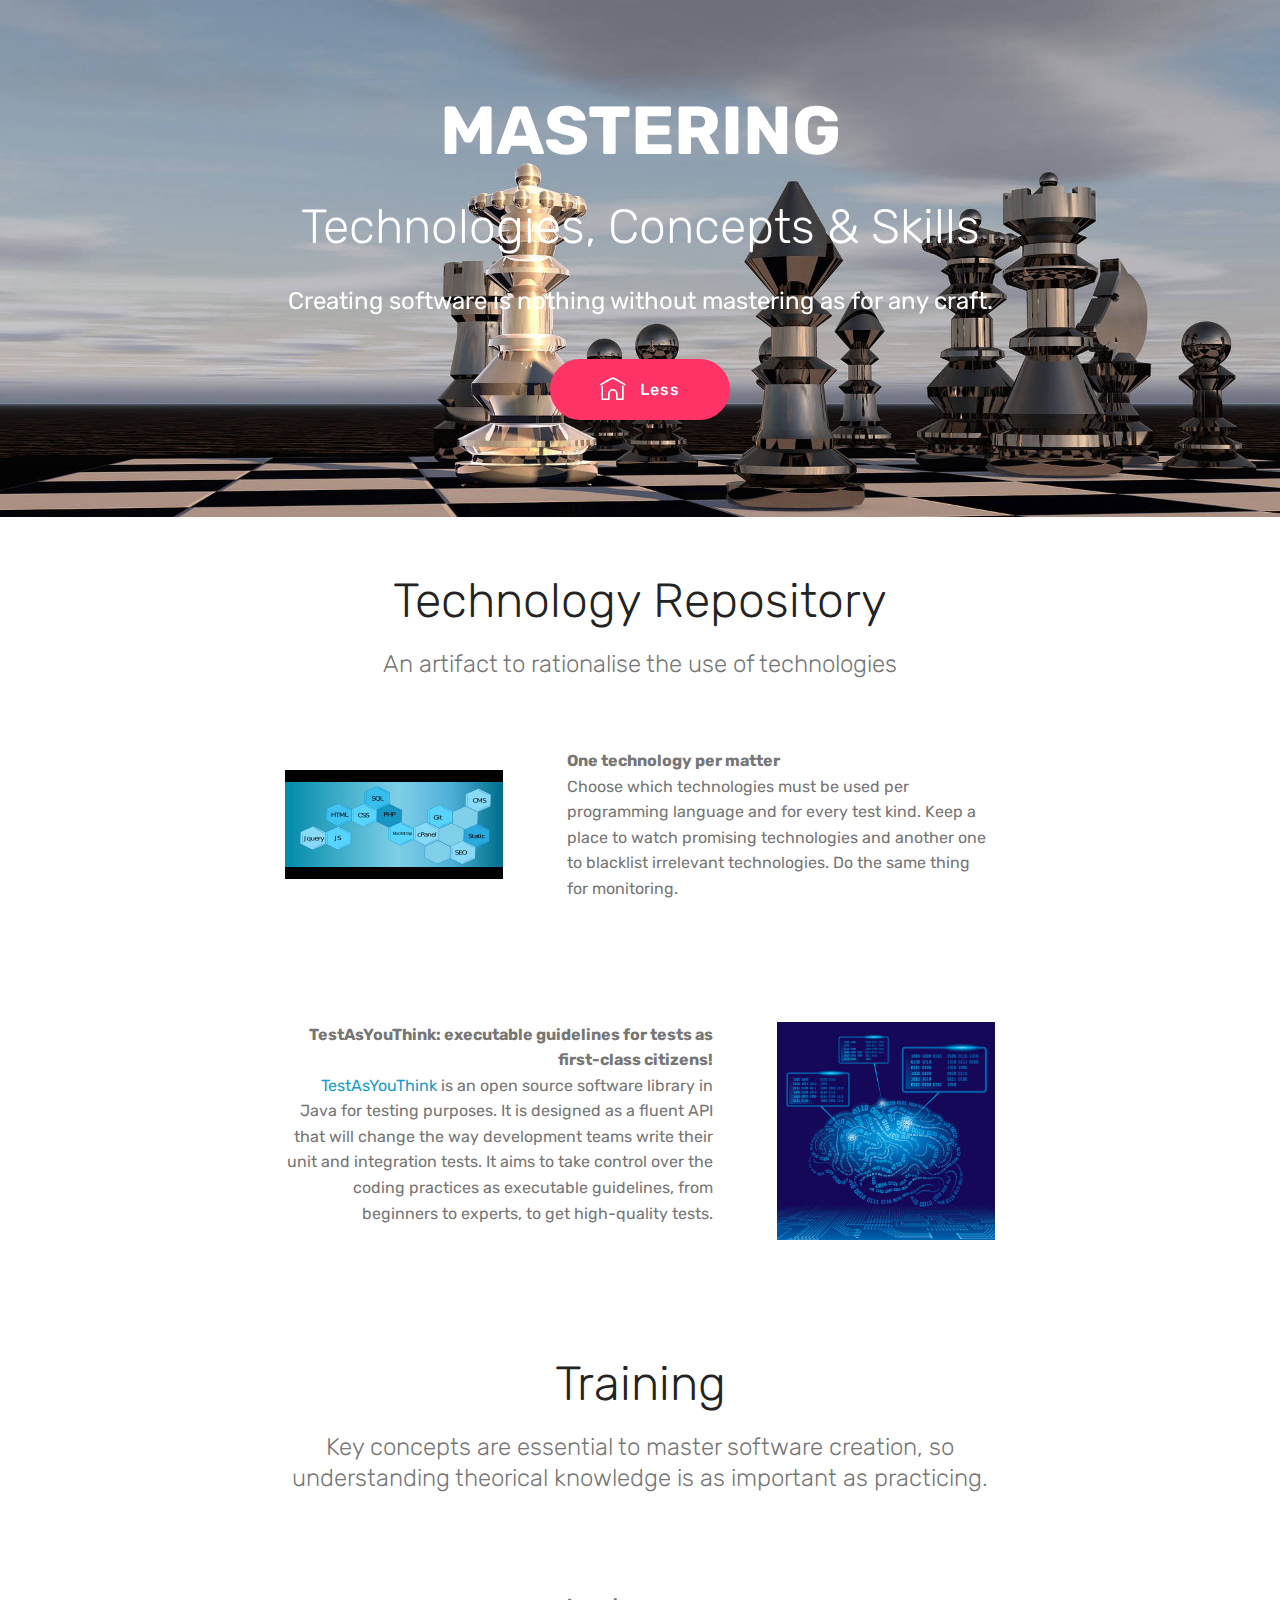
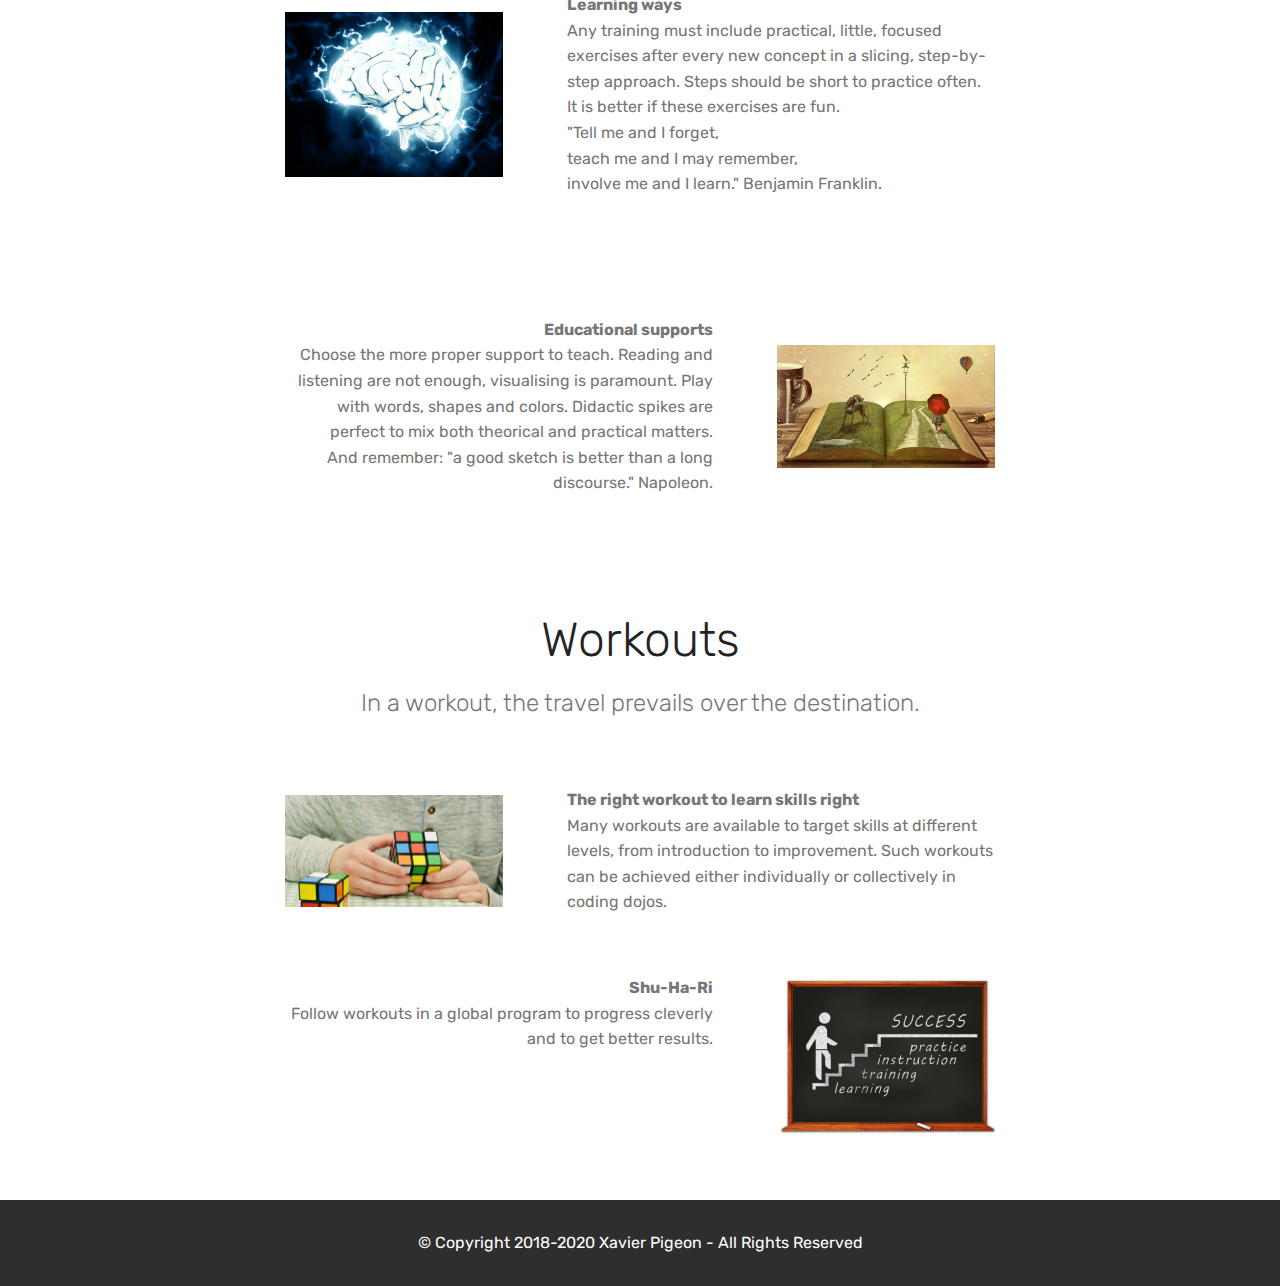
<file: mastering.html>
<!DOCTYPE html>
<html  >
<head>
  <!-- Site made with Mobirise Website Builder v4.10.7, https://mobirise.com -->
  <meta charset="UTF-8">
  <meta http-equiv="X-UA-Compatible" content="IE=edge">
  <meta name="generator" content="Mobirise v4.10.7, mobirise.com">
  <meta name="viewport" content="width=device-width, initial-scale=1, minimum-scale=1">
  <link rel="shortcut icon" href="assets/images/favicon-70x70.png" type="image/x-icon">
  <meta name="description" content="Mastering tests">
  
  <title>Mastering</title>
  <link rel="stylesheet" href="assets/web/assets/mobirise-icons-bold/mobirise-icons-bold.css">
  <link rel="stylesheet" href="assets/tether/tether.min.css">
  <link rel="stylesheet" href="assets/bootstrap/css/bootstrap.min.css">
  <link rel="stylesheet" href="assets/bootstrap/css/bootstrap-grid.min.css">
  <link rel="stylesheet" href="assets/bootstrap/css/bootstrap-reboot.min.css">
  <link rel="stylesheet" href="assets/theme/css/style.css">
  <link rel="stylesheet" href="assets/mobirise/css/mbr-additional.css" type="text/css">
  
  
  
</head>
<body>

<!-- Google Analytics -->
<!-- Global site tag (gtag.js) - Google Analytics -->
<script async src="https://www.googletagmanager.com/gtag/js?id=UA-120541603-1"></script>
<script>
  window.dataLayer = window.dataLayer || [];
  function gtag(){dataLayer.push(arguments);}
  gtag('js', new Date());

  gtag('config', 'UA-120541603-1');
</script>
<!-- /Google Analytics -->


  <section class="header1 cid-r3mUg5leKb mbr-parallax-background" id="header1-3a">

    

    

    <div class="container">
        <div class="row justify-content-md-center">
            <div class="mbr-white col-md-10">
                <h1 class="mbr-section-title align-center mbr-bold pb-3 mbr-fonts-style display-1">MASTERING</h1>
                <h3 class="mbr-section-subtitle align-center mbr-light pb-3 mbr-fonts-style display-2">
                    Technologies, Concepts &amp; Skills</h3>
                <p class="mbr-text align-center pb-3 mbr-fonts-style display-5">
                    Creating software is nothing without mastering as for any craft.</p>
                <div class="mbr-section-btn align-center"><a class="btn btn-md btn-secondary display-4" href="index.html#features8-u"><span class="mbrib-home mbr-iconfont mbr-iconfont-btn"></span>
                        Less</a></div>
            </div>
        </div>
    </div>

</section>

<section class="engine"><a href="https://mobirise.info/k">how to develop your own website</a></section><section class="mbr-section content4 cid-r3mUQV9PzI" id="content4-3b">

    

    <div class="container">
        <div class="media-container-row">
            <div class="title col-12 col-md-8">
                <h2 class="align-center pb-3 mbr-fonts-style display-2">Technology Repository</h2>
                <h3 class="mbr-section-subtitle align-center mbr-light mbr-fonts-style display-5">
                    An artifact to rationalise the use of technologies</h3>
                
            </div>
        </div>
    </div>
</section>

<section class="mbr-section content6 cid-r3mUVx0EG5" id="content6-3e">
    
     
    
    <div class="container">
        <div class="media-container-row">
            <div class="col-12 col-md-8">
                <div class="media-container-row">
                    <div class="mbr-figure" style="width: 60%;">
                      <img src="assets/images/mbr-436x218.jpg" alt="Programming languages" title="">  
                    </div>
                    <div class="media-content">
                        <div class="mbr-section-text">
                            <p class="mbr-text mb-0 mbr-fonts-style display-7"><strong>One technology per matter</strong><br>Choose which technologies must be used per programming language and for every test kind. Keep a place to watch promising technologies and another one to blacklist irrelevant technologies. Do the same thing for monitoring.</p>
                        </div>
                    </div>
                </div>
            </div>
        </div>
    </div>
</section>

<section class="mbr-section content7 cid-rcAy0080uF" id="content7-4o">
          
    

    <div class="container">
        <div class="media-container-row">
            <div class="col-12 col-md-8">
                <div class="media-container-row">
                    <div class="media-content">
                        <div class="mbr-section-text">
                            <p class="mbr-text align-right mb-0 mbr-fonts-style display-7">
                               <strong>TestAsYouThink: executable guidelines for tests as first-class citizens!</strong><br><a href="http://testasyouthink.org" target="_blank">TestAsYouThink</a> is an open source software library in Java for testing purposes. It is designed as a fluent API that will change the way development teams write their unit and integration tests. It aims to take control over the coding practices as executable guidelines, from beginners to experts, to get high-quality tests.</p>
                        </div>
                    </div>
                    <div class="mbr-figure" style="width: 60%;">
                     <img src="assets/images/istock-illustration-digital-brain-custom-a4de4f7a4c79bc43859a3f8e45d81bc54c4f2b0a-346x346.jpg" alt="Mobirise" title="">  
                    </div>
                </div>
            </div>
        </div>
    </div>
</section>

<section class="mbr-section content4 cid-r3mUROjtHa" id="content4-3c">

    

    <div class="container">
        <div class="media-container-row">
            <div class="title col-12 col-md-8">
                <h2 class="align-center pb-3 mbr-fonts-style display-2">
                    Training</h2>
                <h3 class="mbr-section-subtitle align-center mbr-light mbr-fonts-style display-5">
                    Key concepts are essential to master software creation, so understanding theorical knowledge is as important as practicing.</h3>
                
            </div>
        </div>
    </div>
</section>

<section class="mbr-section content6 cid-rcAy4E6fgE" id="content6-4p">
    
     
    
    <div class="container">
        <div class="media-container-row">
            <div class="col-12 col-md-8">
                <div class="media-container-row">
                    <div class="mbr-figure" style="width: 60%;">
                      <img src="assets/images/mbr-436x330.jpg" alt="Mobirise" title="">  
                    </div>
                    <div class="media-content">
                        <div class="mbr-section-text">
                            <p class="mbr-text mb-0 mbr-fonts-style display-7"><strong>Learning ways 
</strong><br>Any training must include practical, little, focused exercises after every new concept in a slicing, step-by-step approach. Steps should be short to practice often. It is better if these exercises are fun.
<br>"Tell me and I forget, 
<br>teach me and I may remember, 
<br>involve me and I learn." Benjamin Franklin.</p>
                        </div>
                    </div>
                </div>
            </div>
        </div>
    </div>
</section>

<section class="mbr-section content7 cid-rcAy6KSH2i" id="content7-4q">
          
    

    <div class="container">
        <div class="media-container-row">
            <div class="col-12 col-md-8">
                <div class="media-container-row">
                    <div class="media-content">
                        <div class="mbr-section-text">
                            <p class="mbr-text align-right mb-0 mbr-fonts-style display-7"><strong>Educational supports</strong>
<br>Choose the more proper support to teach. Reading and listening are not enough, visualising is paramount. Play with words, shapes and colors. Didactic spikes are perfect to mix both theorical and practical matters.
<br>And remember: "a good sketch is better than a long discourse." Napoleon.</p>
                        </div>
                    </div>
                    <div class="mbr-figure" style="width: 60%;">
                     <img src="assets/images/mbr-436x245.jpg" alt="Mobirise" title="">  
                    </div>
                </div>
            </div>
        </div>
    </div>
</section>

<section class="mbr-section content4 cid-r3mUSQ4WEg" id="content4-3d">

    

    <div class="container">
        <div class="media-container-row">
            <div class="title col-12 col-md-8">
                <h2 class="align-center pb-3 mbr-fonts-style display-2">
                    Workouts</h2>
                <h3 class="mbr-section-subtitle align-center mbr-light mbr-fonts-style display-5">In a workout, the travel prevails over the destination.</h3>
                
            </div>
        </div>
    </div>
</section>

<section class="mbr-section content6 cid-r3mUXHXmKJ" id="content6-3g">
    
     
    
    <div class="container">
        <div class="media-container-row">
            <div class="col-12 col-md-8">
                <div class="media-container-row">
                    <div class="mbr-figure" style="width: 60%;">
                      <img src="assets/images/mbr-436x225.jpg" alt="Rubik's cubes" title="">  
                    </div>
                    <div class="media-content">
                        <div class="mbr-section-text">
                            <p class="mbr-text mb-0 mbr-fonts-style display-7">
                               <strong>The right workout to learn skills right</strong><strong><br></strong>Many workouts are available to target skills at different levels, from introduction to improvement. Such workouts can be achieved either individually or collectively in coding dojos.</p>
                        </div>
                    </div>
                </div>
            </div>
        </div>
    </div>
</section>

<section class="mbr-section content7 cid-r4t0S9fBPF" id="content7-3i">
          
    

    <div class="container">
        <div class="media-container-row">
            <div class="col-12 col-md-8">
                <div class="media-container-row">
                    <div class="media-content">
                        <div class="mbr-section-text">
                            <p class="mbr-text align-right mb-0 mbr-fonts-style display-7">
                               <strong>Shu-Ha-Ri</strong><strong><br></strong>&nbsp;Follow workouts in a global program to progress cleverly and to get better results.</p>
                        </div>
                    </div>
                    <div class="mbr-figure" style="width: 60%;">
                     <img src="assets/images/mbr-1-436x330.jpg" alt="Success" title="">  
                    </div>
                </div>
            </div>
        </div>
    </div>
</section>

<section once="" class="cid-qRuggtLoj0" id="footer6-39">

    

    

    <div class="container">
        <div class="media-container-row align-center mbr-white">
            <div class="col-12">
                <p class="mbr-text mb-0 mbr-fonts-style display-7">
                    © Copyright 2018-2020 Xavier Pigeon - All Rights Reserved
                </p>
            </div>
        </div>
    </div>
</section>


  <script src="assets/web/assets/jquery/jquery.min.js"></script>
  <script src="assets/popper/popper.min.js"></script>
  <script src="assets/tether/tether.min.js"></script>
  <script src="assets/bootstrap/js/bootstrap.min.js"></script>
  <script src="assets/smoothscroll/smooth-scroll.js"></script>
  <script src="assets/parallax/jarallax.min.js"></script>
  <script src="assets/theme/js/script.js"></script>
  
  
</body>
</html>
</file>
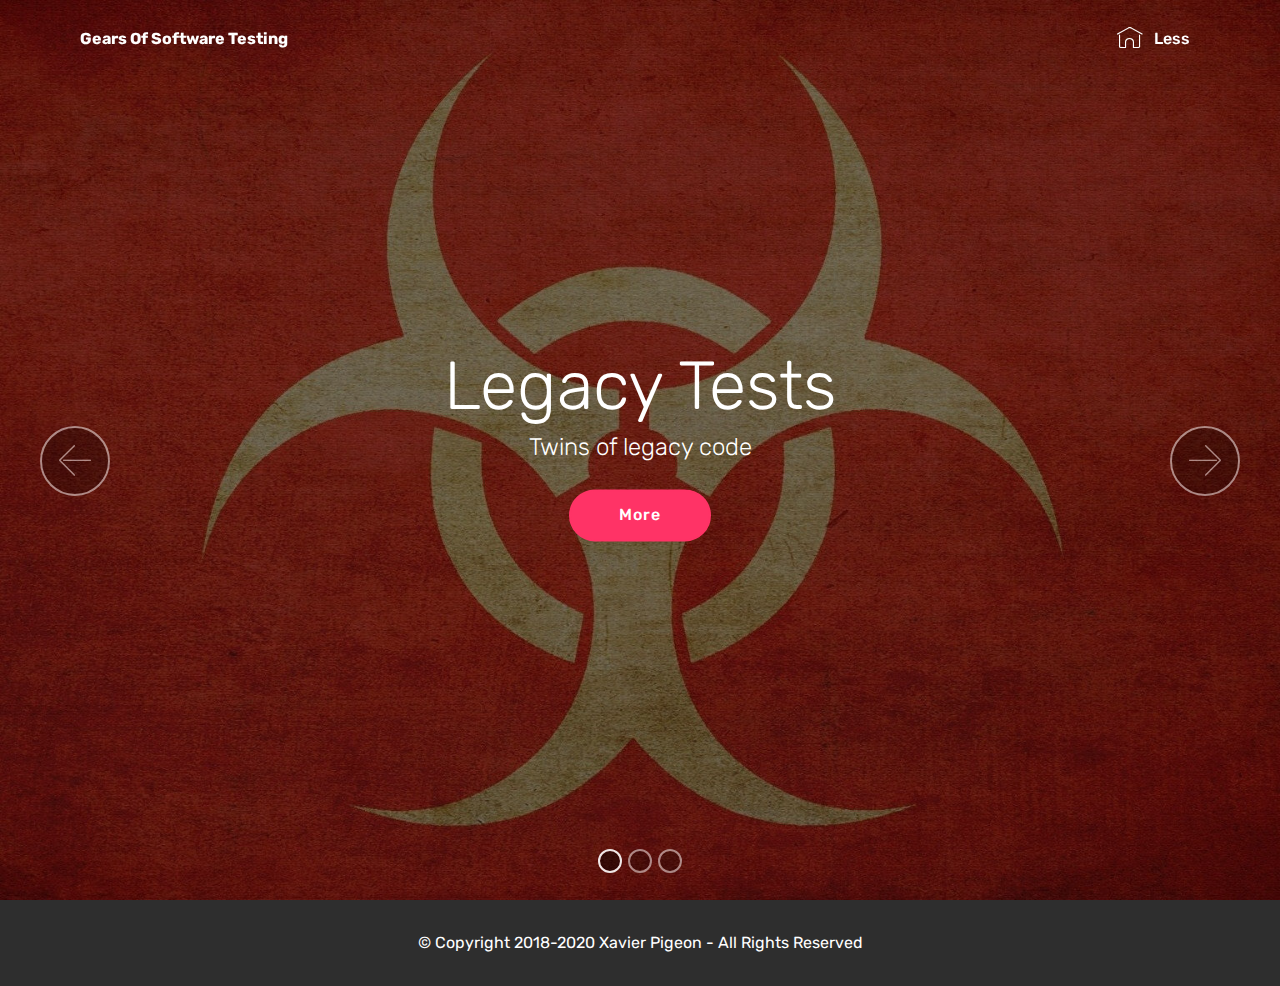
<file: method.html>
<!DOCTYPE html>
<html  >
<head>
  <!-- Site made with Mobirise Website Builder v4.10.7, https://mobirise.com -->
  <meta charset="UTF-8">
  <meta http-equiv="X-UA-Compatible" content="IE=edge">
  <meta name="generator" content="Mobirise v4.10.7, mobirise.com">
  <meta name="viewport" content="width=device-width, initial-scale=1, minimum-scale=1">
  <link rel="shortcut icon" href="assets/images/favicon-70x70.png" type="image/x-icon">
  <meta name="description" content="Method">
  
  <title>Method</title>
  <link rel="stylesheet" href="assets/web/assets/mobirise-icons/mobirise-icons.css">
  <link rel="stylesheet" href="assets/tether/tether.min.css">
  <link rel="stylesheet" href="assets/bootstrap/css/bootstrap.min.css">
  <link rel="stylesheet" href="assets/bootstrap/css/bootstrap-grid.min.css">
  <link rel="stylesheet" href="assets/bootstrap/css/bootstrap-reboot.min.css">
  <link rel="stylesheet" href="assets/dropdown/css/style.css">
  <link rel="stylesheet" href="assets/theme/css/style.css">
  <link rel="stylesheet" href="assets/mobirise/css/mbr-additional.css" type="text/css">
  
  
  
</head>
<body>

<!-- Google Analytics -->
<!-- Global site tag (gtag.js) - Google Analytics -->
<script async src="https://www.googletagmanager.com/gtag/js?id=UA-120541603-1"></script>
<script>
  window.dataLayer = window.dataLayer || [];
  function gtag(){dataLayer.push(arguments);}
  gtag('js', new Date());

  gtag('config', 'UA-120541603-1');
</script>
<!-- /Google Analytics -->


  <section class="menu cid-r05ZKbKzrH" once="menu" id="menu1-2l">

    

    <nav class="navbar navbar-expand beta-menu navbar-dropdown align-items-center navbar-fixed-top navbar-toggleable-sm bg-color transparent">
        <button class="navbar-toggler navbar-toggler-right" type="button" data-toggle="collapse" data-target="#navbarSupportedContent" aria-controls="navbarSupportedContent" aria-expanded="false" aria-label="Toggle navigation">
            <div class="hamburger">
                <span></span>
                <span></span>
                <span></span>
                <span></span>
            </div>
        </button>
        <div class="menu-logo">
            <div class="navbar-brand">
                
                <span class="navbar-caption-wrap"><a class="navbar-caption text-white display-4" href="index.html">
                        Gears Of Software Testing</a></span>
            </div>
        </div>
        <div class="collapse navbar-collapse" id="navbarSupportedContent">
            <ul class="navbar-nav nav-dropdown nav-right" data-app-modern-menu="true"><li class="nav-item">
                    <a class="nav-link link text-white display-4" href="index.html#features8-u">
                        <span class="mbri-home mbr-iconfont mbr-iconfont-btn"></span>Less</a>
                </li></ul>
            
        </div>
    </nav>
</section>

<section class="engine"><a href="https://mobirise.info/l">free site templates</a></section><section class="carousel slide cid-qZo5mlC2MR" data-interval="false" id="slider1-1o">

    

    <div class="full-screen"><div class="mbr-slider slide carousel" data-pause="true" data-keyboard="false" data-ride="carousel" data-interval="4000"><ol class="carousel-indicators"><li data-app-prevent-settings="" data-target="#slider1-1o" class=" active" data-slide-to="0"></li><li data-app-prevent-settings="" data-target="#slider1-1o" data-slide-to="1"></li><li data-app-prevent-settings="" data-target="#slider1-1o" data-slide-to="2"></li></ol><div class="carousel-inner" role="listbox"><div class="carousel-item slider-fullscreen-image active" data-bg-video-slide="false" style="background-image: url(assets/images/biohazard-minimalism-1920x1080.jpg);"><div class="container container-slide"><div class="image_wrapper"><div class="mbr-overlay"></div><img src="assets/images/biohazard-minimalism-1920x1080.jpg"><div class="carousel-caption justify-content-center"><div class="col-10 align-center"><h2 class="mbr-fonts-style display-1">Legacy Tests</h2><p class="lead mbr-text mbr-fonts-style display-5">Twins of legacy code</p><div class="mbr-section-btn" buttons="0"><a class="btn display-4 btn-secondary" href="legacy-tests.html">More</a> </div></div></div></div></div></div><div class="carousel-item slider-fullscreen-image" data-bg-video-slide="false" style="background-image: url(assets/images/light-orbits-1920x10806.jpg);"><div class="container container-slide"><div class="image_wrapper"><div class="mbr-overlay"></div><img src="assets/images/light-orbits-1920x10806.jpg"><div class="carousel-caption justify-content-center"><div class="col-10 align-center"><h2 class="mbr-fonts-style display-1">Tempo of testing</h2><p class="lead mbr-text mbr-fonts-style display-5">Quality in all nested delivery cycles</p><div class="mbr-section-btn" buttons="0"><a class="btn display-4 btn-secondary" href="tempo-of-testing.html">More</a> </div></div></div></div></div></div><div class="carousel-item slider-fullscreen-image" data-bg-video-slide="false" style="background-image: url(assets/images/28334-1920x1080.jpg);"><div class="container container-slide"><div class="image_wrapper"><div class="mbr-overlay" style="background-color: rgb(76, 21, 100);"></div><img src="assets/images/28334-1920x1080.jpg"><div class="carousel-caption justify-content-center"><div class="col-10 align-center"><h2 class="mbr-fonts-style display-1">Testable Architecture</h2><p class="lead mbr-text mbr-fonts-style display-5">Quality in software design</p><div class="mbr-section-btn" buttons="0"><a class="btn display-4 btn-secondary" href="testable-architecture.html">More</a> </div></div></div></div></div></div></div><a data-app-prevent-settings="" class="carousel-control carousel-control-prev" role="button" data-slide="prev" href="#slider1-1o"><span aria-hidden="true" class="mbri-left mbr-iconfont"></span><span class="sr-only">Previous</span></a><a data-app-prevent-settings="" class="carousel-control carousel-control-next" role="button" data-slide="next" href="#slider1-1o"><span aria-hidden="true" class="mbri-right mbr-iconfont"></span><span class="sr-only">Next</span></a></div></div>

</section>

<section once="" class="cid-qRuggtLoj0" id="footer6-1n">

    

    

    <div class="container">
        <div class="media-container-row align-center mbr-white">
            <div class="col-12">
                <p class="mbr-text mb-0 mbr-fonts-style display-7">
                    © Copyright 2018-2020 Xavier Pigeon - All Rights Reserved
                </p>
            </div>
        </div>
    </div>
</section>


  <script src="assets/web/assets/jquery/jquery.min.js"></script>
  <script src="assets/popper/popper.min.js"></script>
  <script src="assets/tether/tether.min.js"></script>
  <script src="assets/bootstrap/js/bootstrap.min.js"></script>
  <script src="assets/smoothscroll/smooth-scroll.js"></script>
  <script src="assets/dropdown/js/nav-dropdown.js"></script>
  <script src="assets/dropdown/js/navbar-dropdown.js"></script>
  <script src="assets/bootstrapcarouselswipe/bootstrap-carousel-swipe.js"></script>
  <script src="assets/ytplayer/jquery.mb.ytplayer.min.js"></script>
  <script src="assets/vimeoplayer/jquery.mb.vimeo_player.js"></script>
  <script src="assets/touchswipe/jquery.touch-swipe.min.js"></script>
  <script src="assets/theme/js/script.js"></script>
  <script src="assets/slidervideo/script.js"></script>
  
  
</body>
</html>
</file>
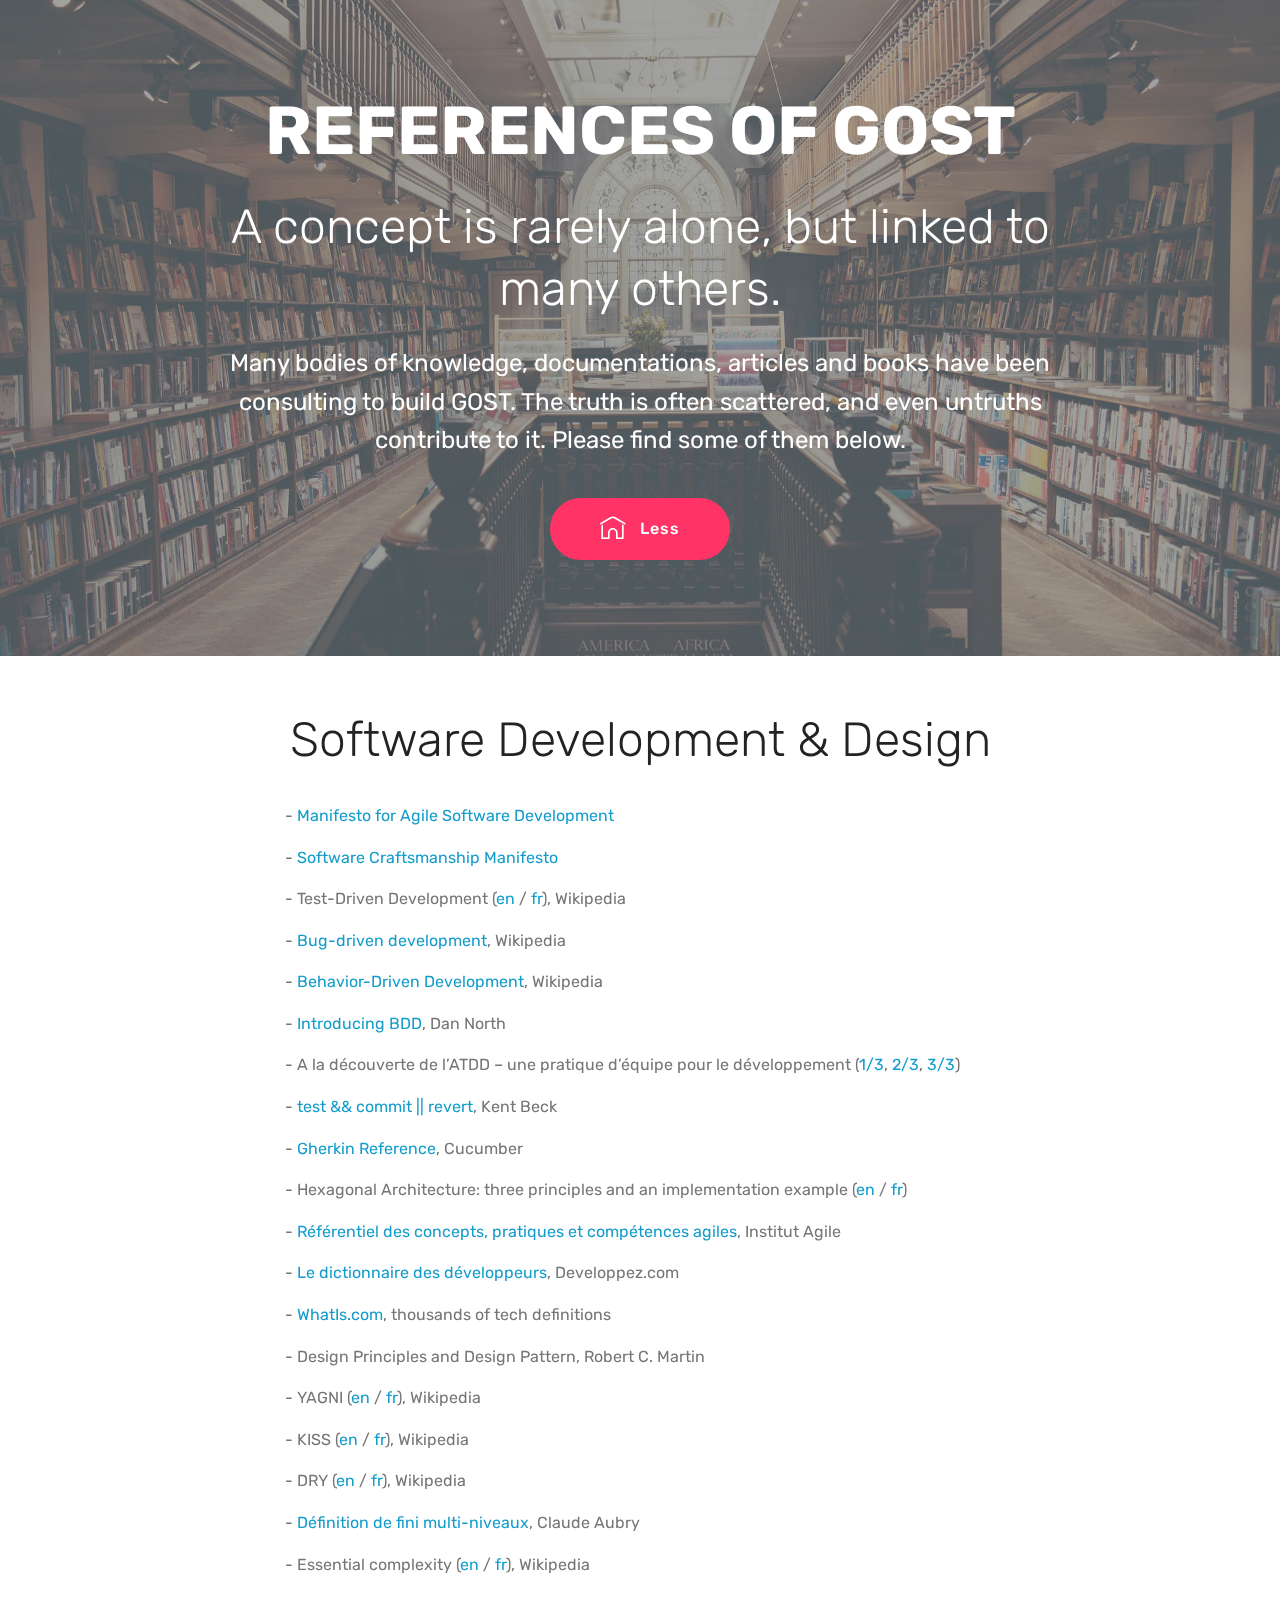
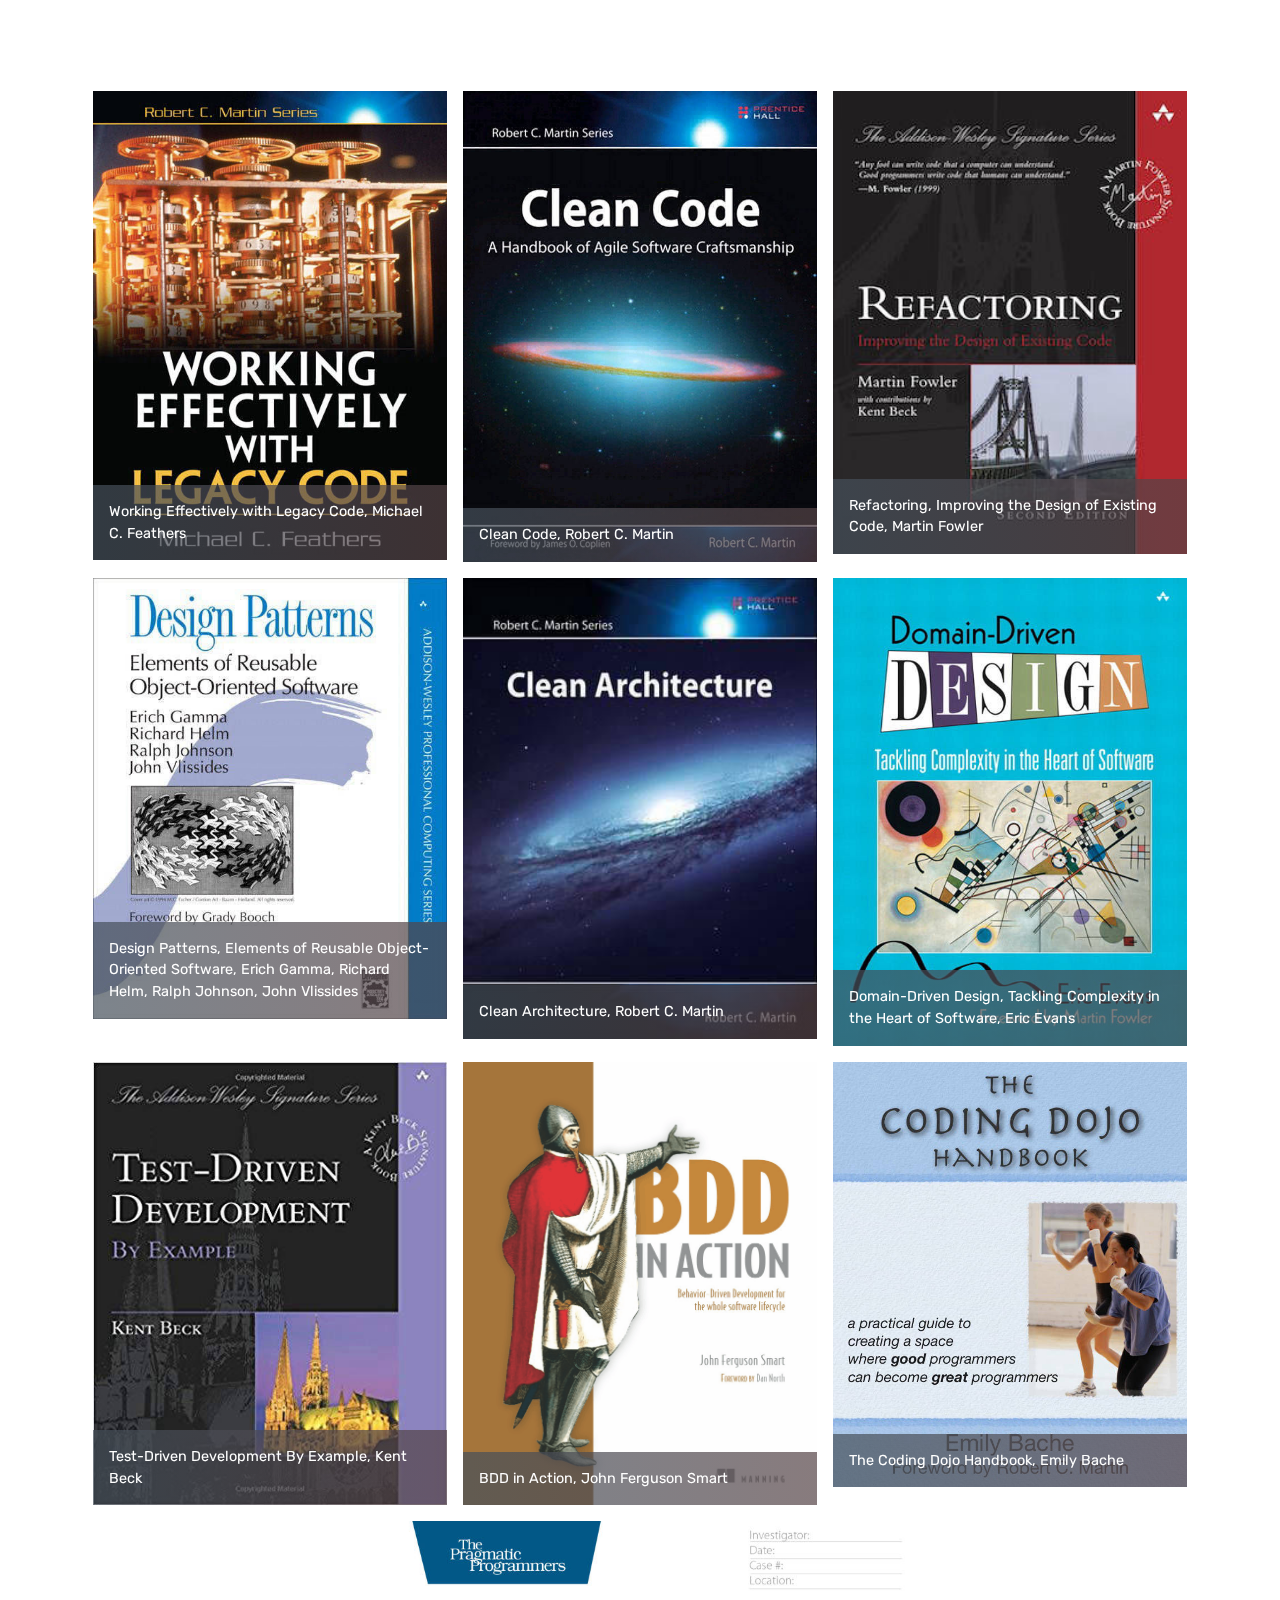
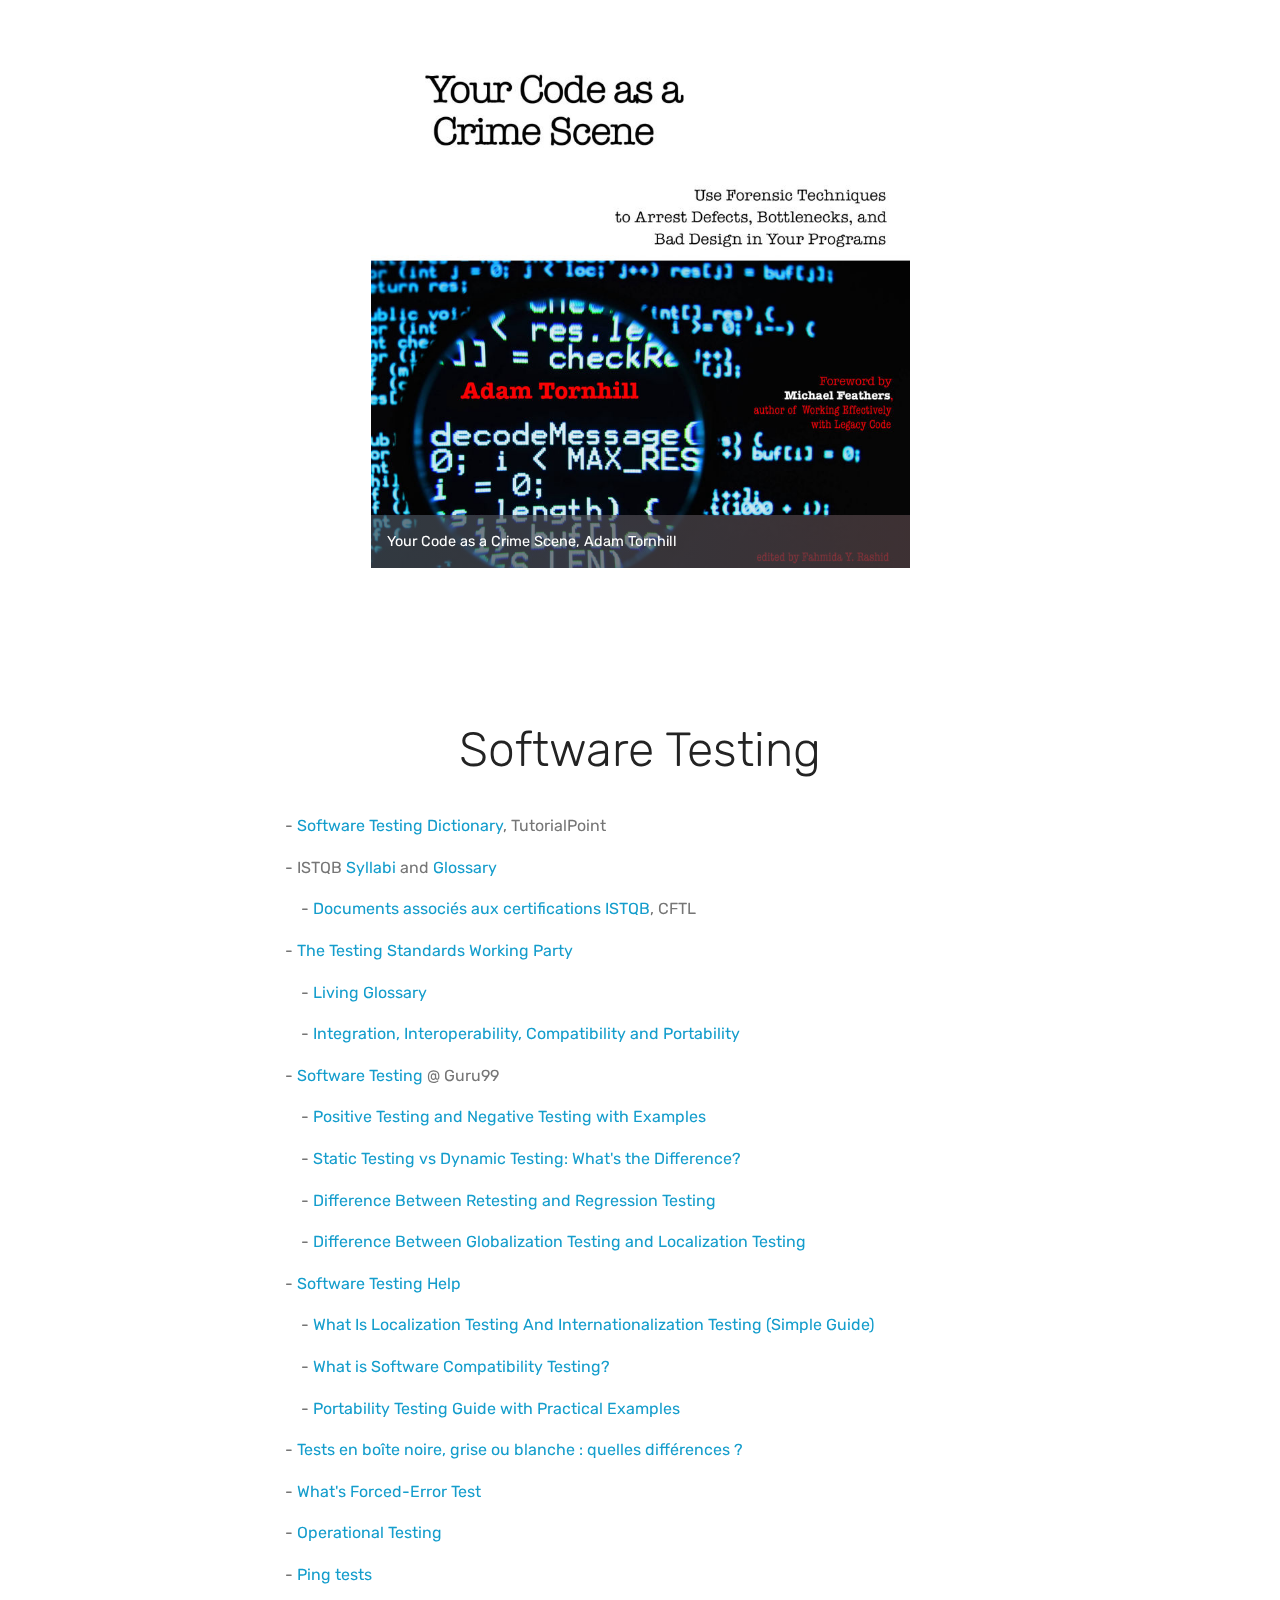
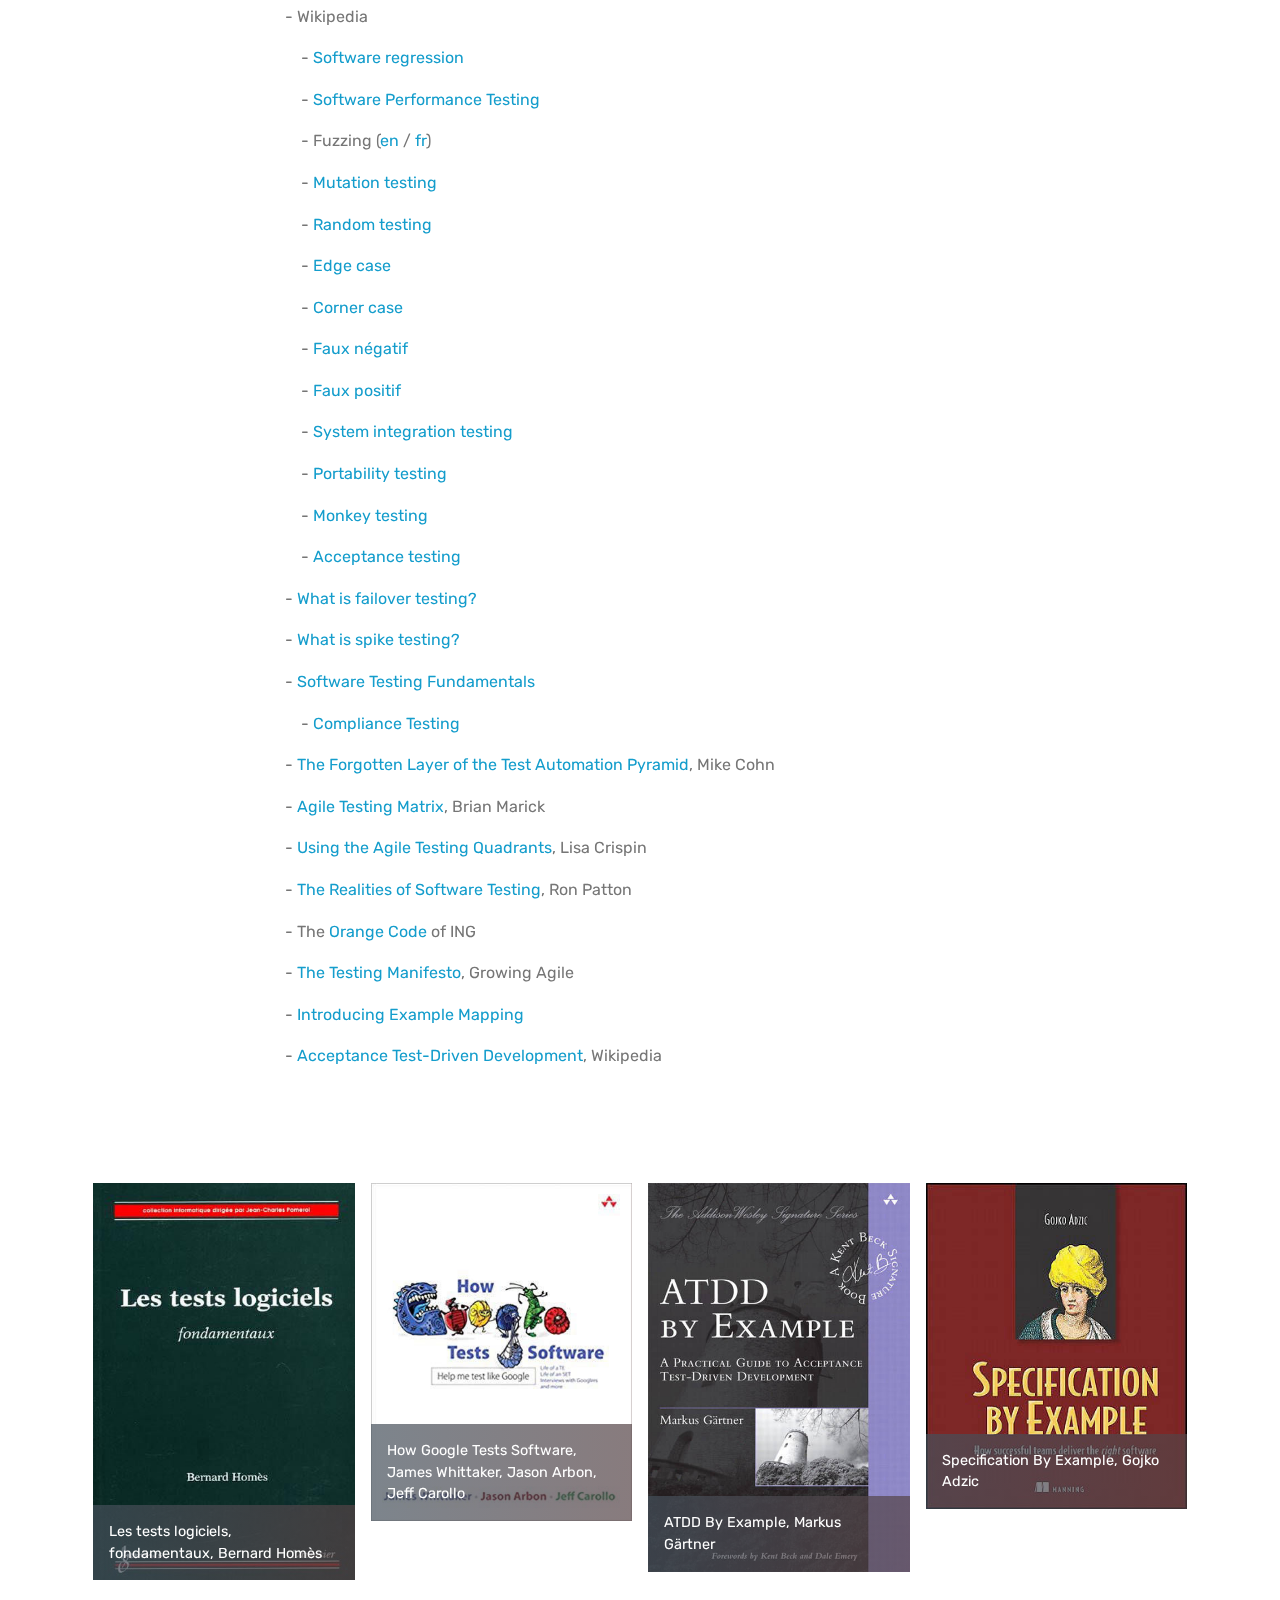
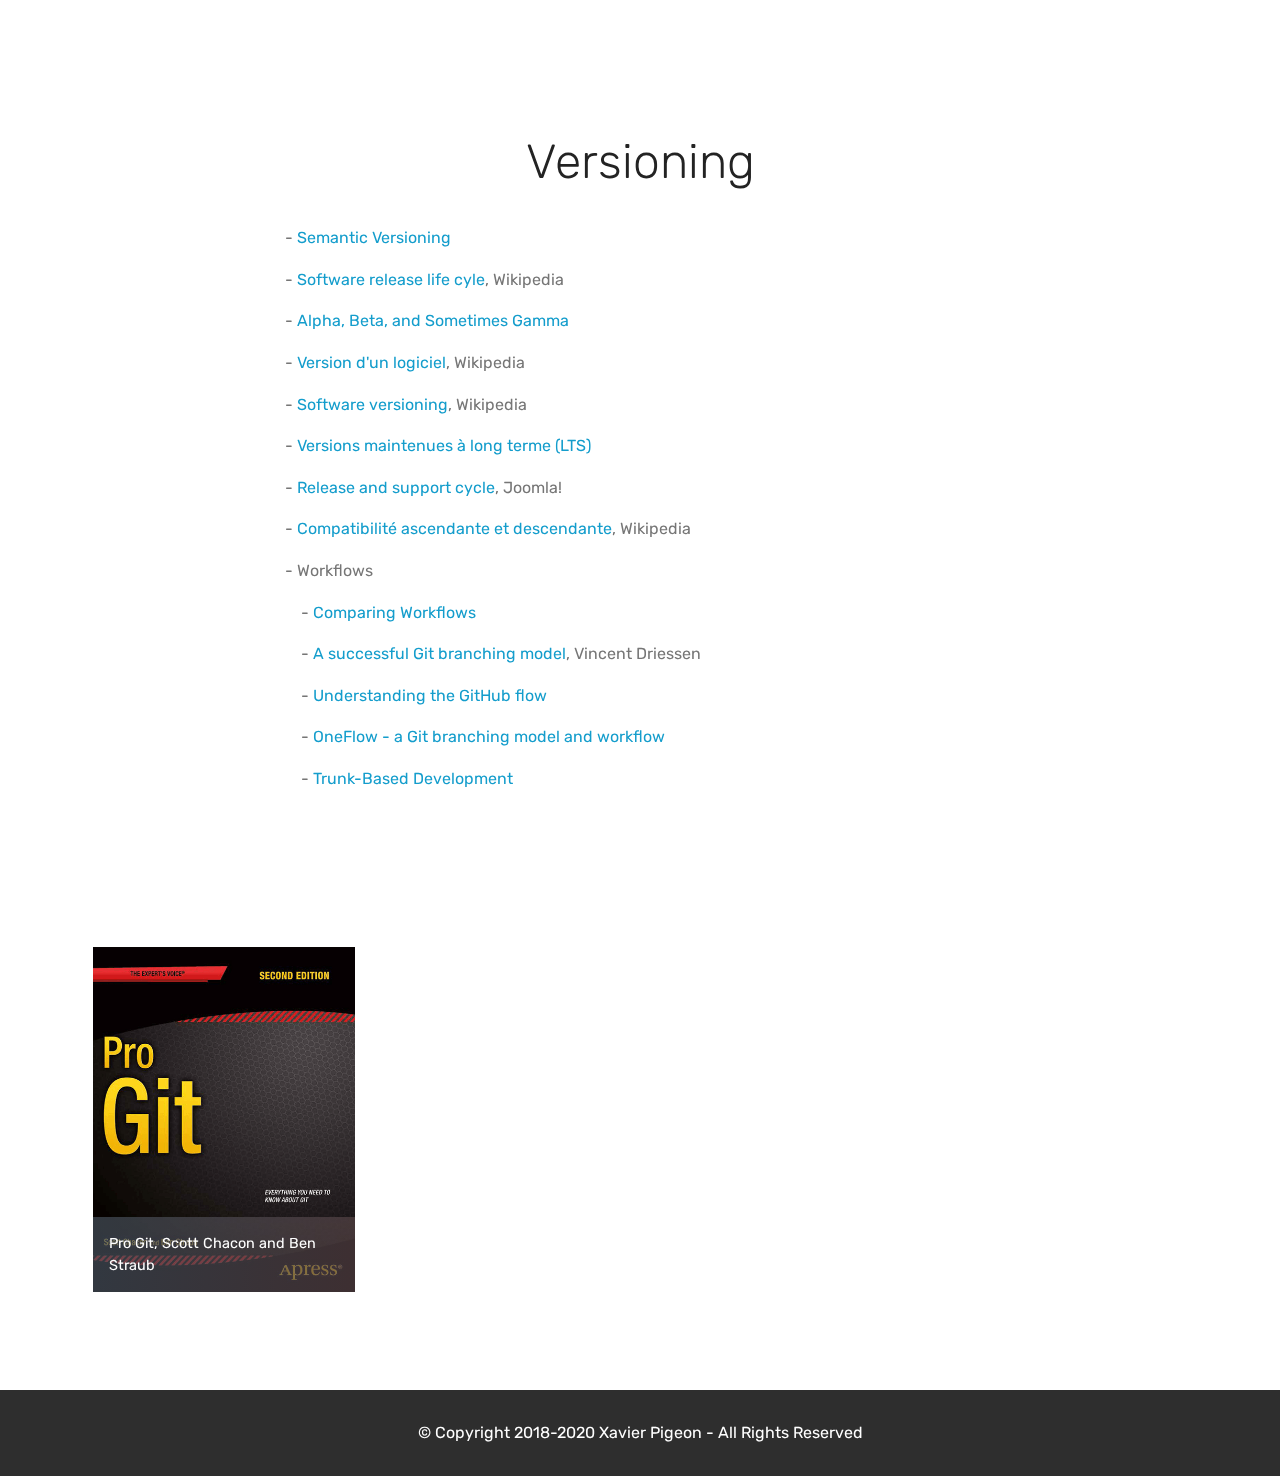
<file: references.html>
<!DOCTYPE html>
<html  >
<head>
  <!-- Site made with Mobirise Website Builder v4.10.7, https://mobirise.com -->
  <meta charset="UTF-8">
  <meta http-equiv="X-UA-Compatible" content="IE=edge">
  <meta name="generator" content="Mobirise v4.10.7, mobirise.com">
  <meta name="viewport" content="width=device-width, initial-scale=1, minimum-scale=1">
  <link rel="shortcut icon" href="assets/images/favicon-70x70.png" type="image/x-icon">
  <meta name="description" content="References of GOST">
  
  <title>References</title>
  <link rel="stylesheet" href="assets/web/assets/mobirise-icons/mobirise-icons.css">
  <link rel="stylesheet" href="assets/web/assets/mobirise-icons-bold/mobirise-icons-bold.css">
  <link rel="stylesheet" href="assets/tether/tether.min.css">
  <link rel="stylesheet" href="assets/bootstrap/css/bootstrap.min.css">
  <link rel="stylesheet" href="assets/bootstrap/css/bootstrap-grid.min.css">
  <link rel="stylesheet" href="assets/bootstrap/css/bootstrap-reboot.min.css">
  <link rel="stylesheet" href="assets/theme/css/style.css">
  <link rel="stylesheet" href="assets/gallery/style.css">
  <link rel="stylesheet" href="assets/mobirise/css/mbr-additional.css" type="text/css">
  
  
  
</head>
<body>

<!-- Google Analytics -->
<!-- Global site tag (gtag.js) - Google Analytics -->
<script async src="https://www.googletagmanager.com/gtag/js?id=UA-120541603-1"></script>
<script>
  window.dataLayer = window.dataLayer || [];
  function gtag(){dataLayer.push(arguments);}
  gtag('js', new Date());

  gtag('config', 'UA-120541603-1');
</script>
<!-- /Google Analytics -->


  <section class="header1 cid-rzYTj8urGX mbr-parallax-background" id="header1-6t">

    

    <div class="mbr-overlay" style="opacity: 0.6; background-color: rgb(118, 118, 118);">
    </div>

    <div class="container">
        <div class="row justify-content-md-center">
            <div class="mbr-white col-md-10">
                <h1 class="mbr-section-title align-center mbr-bold pb-3 mbr-fonts-style display-1">
                    REFERENCES OF GOST</h1>
                <h3 class="mbr-section-subtitle align-center mbr-light pb-3 mbr-fonts-style display-2">
                    A concept is rarely alone, but linked to many others.</h3>
                <p class="mbr-text align-center pb-3 mbr-fonts-style display-5">
                    Many bodies of knowledge, documentations, articles and books have been consulting to build GOST. The truth is often scattered, and even untruths contribute to it. Please find some of them below.</p>
                <div class="mbr-section-btn align-center"><a class="btn btn-md btn-secondary display-4" href="index.html#info1-71"><span class="mbrib-home mbr-iconfont mbr-iconfont-btn"></span>
                        Less</a></div>
            </div>
        </div>
    </div>

</section>

<section class="engine"><a href="https://mobirise.info/p">website templates free download</a></section><section class="mbr-section content4 cid-rzZ0wsa3oz" id="content4-6y">

    

    <div class="container">
        <div class="media-container-row">
            <div class="title col-12 col-md-8">
                <h2 class="align-center pb-3 mbr-fonts-style display-2">
                    Software Development &amp; Design</h2>
                
                
            </div>
        </div>
    </div>
</section>

<section class="mbr-section article content1 cid-rzYTG2QDFa" id="content1-6u">
    
     

    <div class="container">
        <div class="media-container-row">
            <div class="mbr-text col-12 mbr-fonts-style display-7 col-md-8"><p><span style="font-size: 1rem;">- </span><a href="https://agilemanifesto.org" target="_blank" style="font-size: 1rem; background-color: rgb(255, 255, 255);">Manifesto for Agile Software Development</a><br></p><p>- <a href="http://manifesto.softwarecraftsmanship.org/" target="_blank">Software Craftsmanship Manifesto</a></p><p>- Test-Driven Development (<a href="https://en.wikipedia.org/wiki/Test-driven_development" target="_blank">en</a> / <a href="https://fr.wikipedia.org/wiki/Test_driven_development" target="_blank">fr</a>), Wikipedia</p><p>- <a href="https://en.wikipedia.org/wiki/Bug-driven_development" target="_blank">Bug-driven development</a>, Wikipedia</p><p>- <a href="https://en.wikipedia.org/wiki/Behavior-driven_development" target="_blank">Behavior-Driven Development</a>, Wikipedia</p><p>- <a href="https://dannorth.net/introducing-bdd/" target="_blank">Introducing BDD</a>, Dan North</p><p>-&nbsp;<span style="font-size: 1rem;">A la découverte de l’ATDD – une pratique d’équipe pour le développement (</span><a href="https://blog.xebia.fr/2016/12/19/a-la-decouverte-de-latdd-une-pratique-dequipe-pour-le-developpement-13/" target="_blank" style="font-size: 1rem; background-color: rgb(255, 255, 255);">1/3</a><span style="font-size: 1rem;">,&nbsp;</span><a href="https://blog.xebia.fr/2017/01/03/a-la-decouverte-de-latdd-une-pratique-dequipe-pour-le-developpement-23/" target="_blank" style="font-size: 1rem; background-color: rgb(255, 255, 255);">2/3</a><span style="font-size: 1rem;">, </span><a href="https://blog.xebia.fr/2017/01/11/a-la-decouverte-de-latdd-une-pratique-dequipe-pour-le-developpement-33/" target="_blank" style="font-size: 1rem; background-color: rgb(255, 255, 255);">3/3</a><span style="font-size: 1rem;">)</span></p><p><span style="font-size: 1rem;">- <a href="https://medium.com/@kentbeck_7670/test-commit-revert-870bbd756864" target="_blank">test &amp;&amp; commit || revert</a>, Kent Beck</span></p><p><span style="font-size: 1rem;">- <a href="https://cucumber.io/docs/gherkin/reference/" target="_blank">Gherkin Reference</a>, Cucumber</span></p><p><span style="font-size: 1rem;">- Hexagonal Architecture: three principles and an implementation example (<a href="https://blog.octo.com/en/hexagonal-architecture-three-principles-and-an-implementation-example/" target="_blank">en</a> / <a href="https://blog.octo.com/architecture-hexagonale-trois-principes-et-un-exemple-dimplementation/" target="_blank">fr</a>)</span></p><p>- <a href="http://referentiel.institut-agile.fr/index_alpha.html" target="_blank">Référentiel des concepts, pratiques et compétences agiles</a>, Institut Agile</p><p>- <a href="https://dico.developpez.com/html/theme15.php" target="_blank">Le dictionnaire des développeurs</a>, Developpez.com</p><p>- <a href="https://whatis.techtarget.com/" target="_blank">WhatIs.com</a>, thousands of tech definitions</p><p>- Design Principles and Design Pattern, Robert C. Martin</p><p>- YAGNI (<a href="https://en.wikipedia.org/wiki/You_aren%27t_gonna_need_it" target="_blank">en</a> / <a href="https://fr.wikipedia.org/wiki/YAGNI" target="_blank">fr</a>), Wikipedia</p><p>- KISS (<a href="https://en.wikipedia.org/wiki/KISS_principle" target="_blank">en</a> / <a href="https://fr.wikipedia.org/wiki/Principe_KISS" target="_blank">fr</a>), Wikipedia</p><p>- DRY (<a href="https://en.wikipedia.org/wiki/Don%27t_repeat_yourself" target="_blank">en</a> / <a href="https://fr.wikipedia.org/wiki/Ne_vous_r%C3%A9p%C3%A9tez_pas" target="_blank">fr</a>), Wikipedia</p><p>- <a href="http://www.aubryconseil.com/post/Definition-de-fini-multi-niveaux" target="_blank">Définition de fini multi-niveaux</a>, Claude Aubry</p><p>- Essential complexity (<a href="https://fr.wikipedia.org/wiki/Complexit%C3%A9_essentielle" target="_blank">en</a> / <a href="https://en.wikipedia.org/wiki/Essential_complexity" target="_blank">fr</a>), Wikipedia</p></div>
        </div>
    </div>
</section>

<section class="mbr-gallery mbr-slider-carousel cid-rAhf5HaX2x" id="gallery4-76">

    

    <div class="container">
        <div><!-- Gallery --><div class="gallery-row"><div class="mbr-gallery-layout-default"><div><div class="row-first row justify-content-center m-0"><div class="mbr-gallery-item col-lg-4 col-md-4 col-sm-12 p-2" data-video-url="false"><div href="#lb-gallery4-76" data-slide-to="0" data-toggle="modal"><img src="assets/images/working-effectively-with-legacy-code-489x648-489x648.jpg" alt="Working Effectively with Legacy Code, Michael C. Feathers" title=""><span class="icon-focus"></span><span class="mbr-gallery-title mbr-fonts-style display-7">Working Effectively with Legacy Code, Michael C. Feathers</span></div></div><div class="mbr-gallery-item col-lg-4 col-md-4 col-sm-12 p-2" data-video-url="false"><div href="#lb-gallery4-76" data-slide-to="1" data-toggle="modal"><img src="assets/images/clean-code-robert-c-martin-1st-edition-700x930-700x930.jpg" alt="Clean Code, Robert C. Martin" title=""><span class="icon-focus"></span><span class="mbr-gallery-title mbr-fonts-style display-7">Clean Code, Robert C. Martin</span></div></div><div class="mbr-gallery-item col-lg-4 col-md-4 col-sm-12 p-2" data-video-url="false"><div href="#lb-gallery4-76" data-slide-to="2" data-toggle="modal"><img src="assets/images/refactoring-2-300x392-300x392.jpg" alt="Refactoring, Improving the Design of Existing Code, Martin Fowler" title=""><span class="icon-focus"></span><span class="mbr-gallery-title mbr-fonts-style display-7">Refactoring, Improving the Design of Existing Code, Martin Fowler</span></div></div></div><div class="row-second row justify-content-center m-0"><div class="mbr-gallery-item col-lg-4 col-md-4 col-sm-12 p-2" data-video-url="false"><div href="#lb-gallery4-76" data-slide-to="3" data-toggle="modal"><img src="assets/images/design-patterns-520x648-520x648.jpg" alt="Design Patterns, Elements of Reusable Object-Oriented Software, Erich Gamma, Richard Helm, Ralph Johnson, John Vlissides" title=""><span class="icon-focus"></span><span class="mbr-gallery-title mbr-fonts-style display-7">Design Patterns, Elements of Reusable Object-Oriented Software, Erich Gamma, Richard Helm, Ralph Johnson, John Vlissides</span></div></div><div class="mbr-gallery-item col-lg-4 col-md-4 col-sm-12 p-2" data-video-url="false"><div href="#lb-gallery4-76" data-slide-to="4" data-toggle="modal"><img src="assets/images/clean-architecture-307x400-307x400.jpg" alt="Clean Architecture, Robert C. Martin" title=""><span class="icon-focus"></span><span class="mbr-gallery-title mbr-fonts-style display-7">Clean Architecture, Robert C. Martin</span></div></div><div class="mbr-gallery-item col-lg-4 col-md-4 col-sm-12 p-2" data-video-url="false"><div href="#lb-gallery4-76" data-slide-to="5" data-toggle="modal"><img src="assets/images/domaindrivendesign-500x661-500x661.jpg" alt="Domain-Driven Design, Tackling Complexity in the Heart of Software, Eric Evans" title=""><span class="icon-focus"></span><span class="mbr-gallery-title mbr-fonts-style display-7">Domain-Driven Design, Tackling Complexity in the Heart of Software, Eric Evans</span></div></div></div><div class="row-third row justify-content-center m-0"><div class="mbr-gallery-item col-lg-4 col-md-4 col-sm-12 p-2" data-video-url="false"><div href="#lb-gallery4-76" data-slide-to="6" data-toggle="modal"><img src="assets/images/test-driven-development-by-example-398x499-398x499.jpg" alt="Test-Driven Development By Example, Kent Beck" title=""><span class="icon-focus"></span><span class="mbr-gallery-title mbr-fonts-style display-7">Test-Driven Development By Example, Kent Beck</span></div></div><div class="mbr-gallery-item col-lg-4 col-md-4 col-sm-12 p-2" data-video-url="false"><div href="#lb-gallery4-76" data-slide-to="7" data-toggle="modal"><img src="assets/images/bdd-in-action-720x903-720x903.png" alt="BDD in Action, John Ferguson Smart" title=""><span class="icon-focus"></span><span class="mbr-gallery-title mbr-fonts-style display-7">BDD in Action, John Ferguson Smart</span></div></div><div class="mbr-gallery-item col-lg-4 col-md-4 col-sm-12 p-2" data-video-url="false"><div href="#lb-gallery4-76" data-slide-to="8" data-toggle="modal"><img src="assets/images/coding-dojo-handbook-636x765-636x765.jpg" alt="The Coding Dojo Handbook, Emily Bache" title=""><span class="icon-focus"></span><span class="mbr-gallery-title mbr-fonts-style display-7">The Coding Dojo Handbook, Emily Bache</span></div></div></div><div class="row-fourth row justify-content-center m-0"><div class="mbr-gallery-item col-lg-6 col-md-6 col-sm-12 p-2" data-video-url="false"><div href="#lb-gallery4-76" data-slide-to="9" data-toggle="modal"><img src="assets/images/your-code-as-a-crime-scene-2000x2400-800x960.jpg" alt="Your Code as a Crime Scene, Adam Tornhill" title=""><span class="icon-focus"></span><span class="mbr-gallery-title mbr-fonts-style display-7">Your Code as a Crime Scene, Adam Tornhill</span></div></div></div></div><div class="clearfix"></div></div></div><!-- Lightbox --><div data-app-prevent-settings="" class="mbr-slider modal fade carousel slide" tabindex="-1" data-keyboard="true" data-interval="false" id="lb-gallery4-76"><div class="modal-dialog"><div class="modal-content"><div class="modal-body"><div class="carousel-inner"><div class="carousel-item"><img src="assets/images/working-effectively-with-legacy-code-489x648.jpg" alt="Working Effectively with Legacy Code, Michael C. Feathers" title=""></div><div class="carousel-item"><img src="assets/images/clean-code-robert-c-martin-1st-edition-700x930.jpg" alt="Clean Code, Robert C. Martin" title=""></div><div class="carousel-item"><img src="assets/images/refactoring-2-300x392.jpg" alt="Refactoring, Improving the Design of Existing Code, Martin Fowler" title=""></div><div class="carousel-item"><img src="assets/images/design-patterns-520x648.jpg" alt="Design Patterns, Elements of Reusable Object-Oriented Software, Erich Gamma, Richard Helm, Ralph Johnson, John Vlissides" title=""></div><div class="carousel-item"><img src="assets/images/clean-architecture-307x400.jpg" alt="Clean Architecture, Robert C. Martin" title=""></div><div class="carousel-item"><img src="assets/images/domaindrivendesign-500x661.jpg" alt="Domain-Driven Design, Tackling Complexity in the Heart of Software, Eric Evans" title=""></div><div class="carousel-item active"><img src="assets/images/test-driven-development-by-example-398x499.jpg" alt="Test-Driven Development By Example, Kent Beck" title=""></div><div class="carousel-item"><img src="assets/images/bdd-in-action-720x903.png" alt="BDD in Action, John Ferguson Smart" title=""></div><div class="carousel-item"><img src="assets/images/coding-dojo-handbook-636x765.jpg" alt="The Coding Dojo Handbook, Emily Bache" title=""></div><div class="carousel-item"><img src="assets/images/your-code-as-a-crime-scene-2000x2400.jpg" alt="Your Code as a Crime Scene, Adam Tornhill" title=""></div></div><a class="carousel-control carousel-control-prev" role="button" data-slide="prev" href="#lb-gallery4-76"><span class="mbri-left mbr-iconfont" aria-hidden="true"></span><span class="sr-only">Previous</span></a><a class="carousel-control carousel-control-next" role="button" data-slide="next" href="#lb-gallery4-76"><span class="mbri-right mbr-iconfont" aria-hidden="true"></span><span class="sr-only">Next</span></a><a class="close" href="#" role="button" data-dismiss="modal"><span class="sr-only">Close</span></a></div></div></div></div></div>
    </div>

</section>

<section class="mbr-section content4 cid-rzZ0IgcVRf" id="content4-6z">

    

    <div class="container">
        <div class="media-container-row">
            <div class="title col-12 col-md-8">
                <h2 class="align-center pb-3 mbr-fonts-style display-2">
                    Software Testing</h2>
                
                
            </div>
        </div>
    </div>
</section>

<section class="mbr-section article content1 cid-rzYTHatGNq" id="content1-6v">
    
     

    <div class="container">
        <div class="media-container-row">
            <div class="mbr-text col-12 mbr-fonts-style display-7 col-md-8"><p><span style="font-size: 1rem;">- </span><a href="https://www.tutorialspoint.com/software_testing_dictionary/index.htm" target="_blank" style="font-size: 1rem; background-color: rgb(255, 255, 255);">Software Testing Dictionary</a><span style="font-size: 1rem;">, TutorialPoint</span><br></p><p>- ISTQB <a href="https://www.istqb.org/downloads/syllabi.html" target="_blank">Syllabi</a>&nbsp;and <a href="https://glossary.istqb.org/en/search/" target="_blank">Glossary</a></p><p>&nbsp; &nbsp; - <a href="http://www.cftl.fr/tests-logiciels/documents-associes-certifications/" target="_blank">Documents associés aux certifications ISTQB</a>, CFTL</p><p>- <a href="http://www.testingstandards.co.uk/" target="_blank">The Testing Standards Working Party</a></p><p>&nbsp;&nbsp;&nbsp;&nbsp;- <a href="http://www.testingstandards.co.uk/living_glossary.htm" target="_blank">Living Glossary</a></p><p>&nbsp; &nbsp; - <a href="http://www.testingstandards.co.uk/interop_et_al.htm" target="_blank">Integration, Interoperability, Compatibility and Portability</a><br></p><p>- <a href="https://www.guru99.com/software-testing.html" target="_blank">Software Testing</a> @ Guru99</p><p>&nbsp; &nbsp; - <a href="https://www.guru99.com/positive-and-negative-testing.html" target="_blank">Positive Testing and Negative Testing with Examples</a><br></p><p>&nbsp; &nbsp; - <a href="https://www.guru99.com/static-dynamic-testing.html" target="_blank">Static Testing vs Dynamic Testing: What's the Difference?</a></p><p>&nbsp; &nbsp; - <a href="https://www.guru99.com/re-testing-vs-regression-testing.html" target="_blank">Difference Between Retesting and Regression Testing</a></p><p>&nbsp; &nbsp; - <a href="https://www.guru99.com/globalization-vs-localization-testing.html" target="_blank">Difference Between Globalization Testing and Localization Testing</a><br></p><p>- <a href="https://www.softwaretestinghelp.com/" target="_blank">Software Testing Help</a></p><p>&nbsp; &nbsp; - <a href="https://www.softwaretestinghelp.com/localization-and-internationalization-testing/" target="_blank">What Is Localization Testing And Internationalization Testing (Simple Guide)</a></p><p>&nbsp; &nbsp; - <a href="https://www.softwaretestinghelp.com/software-compatibility-testing/" target="_blank">What is Software Compatibility Testing?</a></p><p>&nbsp; &nbsp; - <a href="https://www.softwaretestinghelp.com/what-is-portability-testing/" target="_blank">Portability Testing Guide with Practical Examples</a><br></p><p>- <a href="https://www.nbs-system.com/blog/tests-en-boite-noire-grise-ou-blanche-quelles-differences/" target="_blank">Tests en boîte noire, grise ou blanche : quelles différences ?</a></p><p>- <a href="http://sqa.fyicenter.com/FAQ/Software-Testing-Methodolog/What_s_Forced_Error_Test.html" target="_blank">What's Forced-Error Test</a></p><p>- <a href="http://sqa.fyicenter.com/FAQ/Software-Testing-Methodolog/_Operational_Testing_.html" target="_blank">Operational Testing</a></p><p>- <a href="http://sqa.fyicenter.com/FAQ/Software-Testing-Methodolog/Ping_tests.html" target="_blank">Ping tests</a></p><p>- Wikipedia</p><p>&nbsp;&nbsp;&nbsp;&nbsp;- <a href="https://en.wikipedia.org/wiki/Software_regression" target="_blank">Software regression</a></p><p>&nbsp;&nbsp;&nbsp;&nbsp;<span style="font-size: 1rem;">- </span><a href="https://en.wikipedia.org/wiki/Software_performance_testing" target="_blank" style="font-size: 1rem; background-color: rgb(255, 255, 255);">Software Performance Testing</a></p><p>&nbsp;&nbsp;&nbsp;&nbsp;<span style="font-size: 1rem;">- Fuzzing (<a href="https://en.wikipedia.org/wiki/Fuzzing" target="_blank">en</a> / <a href="https://fr.wikipedia.org/wiki/Fuzzing" target="_blank">fr</a>)</span></p><p>&nbsp;&nbsp;&nbsp;&nbsp;<span style="font-size: 1rem;">- <a href="https://en.wikipedia.org/wiki/Mutation_testing" target="_blank">Mutation testing</a></span></p><p>&nbsp;&nbsp;&nbsp;&nbsp;<span style="font-size: 1rem;">- <a href="https://en.wikipedia.org/wiki/Random_testing" target="_blank">Random testing</a></span></p><p>&nbsp;&nbsp;&nbsp;&nbsp;<span style="font-size: 1rem;">- <a href="https://en.wikipedia.org/wiki/Edge_case" target="_blank">Edge case</a></span></p><p>&nbsp;&nbsp;&nbsp;&nbsp;<span style="font-size: 1rem;">- <a href="https://en.wikipedia.org/wiki/Corner_case" target="_blank">Corner case</a></span></p><p>&nbsp;&nbsp;&nbsp;&nbsp;<span style="font-size: 1rem;">- <a href="https://fr.wikipedia.org/wiki/Faux_n%C3%A9gatif" target="_blank">Faux négatif</a></span></p><p>&nbsp;&nbsp;&nbsp;&nbsp;<span style="font-size: 1rem;">- <a href="https://fr.wikipedia.org/wiki/Faux_positif" target="_blank">Faux positif</a></span></p><p>&nbsp; &nbsp; - <a href="https://en.wikipedia.org/wiki/System_integration_testing" target="_blank">System integration testing</a></p><p>&nbsp; &nbsp; - <a href="https://en.wikipedia.org/wiki/Portability_testing" target="_blank">Portability testing</a></p><p>&nbsp; &nbsp; - <a href="https://en.wikipedia.org/wiki/Monkey_testing" target="_blank">Monkey testing</a></p><p>&nbsp; &nbsp; - <a href="https://en.wikipedia.org/wiki/Acceptance_testing" target="_blank">Acceptance testing</a></p><p>- <a href="http://www.testingperformance.org/definitions/what-is-failover-testing" target="_blank">What is failover testing?</a></p><p>- <a href="http://www.testingperformance.org/definitions/what-is-spike-testing" target="_blank">What is spike testing?</a></p><p>- <a href="http://softwaretestingfundamentals.com/" target="_blank">Software Testing Fundamentals</a></p><p>&nbsp; &nbsp; - <a href="http://softwaretestingfundamentals.com/compliance-testing/" target="_blank">Compliance Testing</a><br></p><p>- <a href="https://www.mountaingoatsoftware.com/blog/the-forgotten-layer-of-the-test-automation-pyramid" target="_blank">The Forgotten Layer of the Test Automation Pyramid</a>, Mike Cohn</p><p>- <a href="http://www.exampler.com/old-blog/2003/08/22/#agile-testing-project-2" target="_blank">Agile Testing Matrix</a>, Brian Marick</p><p>- <a href="https://lisacrispin.com/2011/11/08/using-the-agile-testing-quadrants/" target="_blank">Using the Agile Testing Quadrants</a>, Lisa Crispin</p><p>- <a href="http://www.informit.com/articles/article.aspx?p=412922&seqNum=1" target="_blank">The Realities of Software Testing</a>, Ron Patton</p><p>- The <a href="https://www.ing.jobs/Global/Careers/Orange-code.htm" target="_blank">Orange Code</a> of ING</p><p>- <a href="http://www.growingagile.co.nz/2015/04/the-testing-manifesto/" target="_blank">The Testing Manifesto</a>, Growing Agile</p><p>- <a href="https://cucumber.io/blog/example-mapping-introduction/" target="_blank">Introducing Example Mapping</a></p><p>- <a href="https://en.wikipedia.org/wiki/Acceptance_test%E2%80%93driven_development" target="_blank">Acceptance Test-Driven Development</a>, Wikipedia</p></div>
        </div>
    </div>
</section>

<section class="mbr-gallery mbr-slider-carousel cid-rzZTLJYNfs" id="gallery4-74">

    

    <div class="container">
        <div><!-- Gallery --><div class="gallery-row"><div class="mbr-gallery-layout-default"><div><div class="row-first row justify-content-center m-0"><div class="mbr-gallery-item col-lg-3 col-md-6 col-sm-12 p-2" data-video-url="false"><div href="#lb-gallery4-74" data-slide-to="0" data-toggle="modal"><img src="assets/images/les-tests-logiciels-fondamentaux-362x550-362x550.jpg" alt="Les tests logiciels, fondamentaux, Bernard Homès" title=""><span class="icon-focus"></span><span class="mbr-gallery-title mbr-fonts-style display-7">Les tests logiciels, fondamentaux, Bernard Homès</span></div></div><div class="mbr-gallery-item col-lg-3 col-md-6 col-sm-12 p-2" data-video-url="false"><div href="#lb-gallery4-74" data-slide-to="1" data-toggle="modal"><img src="assets/images/how-google-tests-software-386x499-386x499.jpg" alt="How Google Tests Software, James Whittaker, Jason Arbon, Jeff Carollo" title=""><span class="icon-focus"></span><span class="mbr-gallery-title mbr-fonts-style display-7">How Google Tests Software, James Whittaker, Jason Arbon, Jeff Carollo</span></div></div><div class="mbr-gallery-item col-lg-3 col-md-6 col-sm-12 p-2" data-video-url="false"><div href="#lb-gallery4-74" data-slide-to="2" data-toggle="modal"><img src="assets/images/atdd-by-example-471x700-471x700.jpg" alt="ATDD By Example, Markus Gärtner" title=""><span class="icon-focus"></span><span class="mbr-gallery-title mbr-fonts-style display-7">ATDD By Example, Markus Gärtner</span></div></div><div class="mbr-gallery-item col-lg-3 col-md-6 col-sm-12 p-2" data-video-url="false"><div href="#lb-gallery4-74" data-slide-to="3" data-toggle="modal"><img src="assets/images/specification-by-example-321x400-321x400.jpg" alt="Specification By Example, Gojko Adzic" title=""><span class="icon-focus"></span><span class="mbr-gallery-title mbr-fonts-style display-7">Specification By Example, Gojko Adzic</span></div></div></div><div class="row-second row justify-content-center m-0"></div></div><div class="clearfix"></div></div></div><!-- Lightbox --><div data-app-prevent-settings="" class="mbr-slider modal fade carousel slide" tabindex="-1" data-keyboard="true" data-interval="false" id="lb-gallery4-74"><div class="modal-dialog"><div class="modal-content"><div class="modal-body"><div class="carousel-inner"><div class="carousel-item"><img src="assets/images/les-tests-logiciels-fondamentaux-362x550.jpg" alt="Les tests logiciels, fondamentaux, Bernard Homès" title=""></div><div class="carousel-item active"><img src="assets/images/how-google-tests-software-386x499.jpg" alt="How Google Tests Software, James Whittaker, Jason Arbon, Jeff Carollo" title=""></div><div class="carousel-item"><img src="assets/images/atdd-by-example-471x700.jpg" alt="ATDD By Example, Markus Gärtner" title=""></div><div class="carousel-item"><img src="assets/images/specification-by-example-321x400.jpg" alt="Specification By Example, Gojko Adzic" title=""></div></div><a class="carousel-control carousel-control-prev" role="button" data-slide="prev" href="#lb-gallery4-74"><span class="mbri-left mbr-iconfont" aria-hidden="true"></span><span class="sr-only">Previous</span></a><a class="carousel-control carousel-control-next" role="button" data-slide="next" href="#lb-gallery4-74"><span class="mbri-right mbr-iconfont" aria-hidden="true"></span><span class="sr-only">Next</span></a><a class="close" href="#" role="button" data-dismiss="modal"><span class="sr-only">Close</span></a></div></div></div></div></div>
    </div>

</section>

<section class="mbr-section content4 cid-rzZlrzYuB3" id="content4-70">

    

    <div class="container">
        <div class="media-container-row">
            <div class="title col-12 col-md-8">
                <h2 class="align-center pb-3 mbr-fonts-style display-2">
                    Versioning</h2>
                
                
            </div>
        </div>
    </div>
</section>

<section class="mbr-section article content1 cid-rzZsYuod3Y" id="content1-72">
    
     

    <div class="container">
        <div class="media-container-row">
            <div class="mbr-text col-12 mbr-fonts-style display-7 col-md-8"><p>- <a href="https://semver.org" target="_blank">Semantic Versioning</a></p><p>- <a href="https://en.wikipedia.org/wiki/Software_release_life_cycle" target="_blank">Software release life cyle</a>, Wikipedia</p><p>- <a href="https://blog.codinghorror.com/alpha-beta-and-sometimes-gamma/" target="_blank">Alpha, Beta, and Sometimes Gamma
</a></p><p>- <a href="https://fr.wikipedia.org/wiki/Version_d%27un_logiciel" target="_blank">Version d'un logiciel</a>, Wikipedia
</p><p>- <a href="https://en.wikipedia.org/wiki/Software_versioning" target="_blank">Software versioning</a>, Wikipedia
</p><p>- <a href="https://doc.ubuntu-fr.org/lts" target="_blank">Versions maintenues à long terme (LTS)
</a></p><p>- <a href="https://docs.joomla.org/Release_and_support_cycle" target="_blank">Release and support cycle</a>, Joomla!</p><p>- <a href="https://fr.wikipedia.org/wiki/Compatibilité_ascendante_et_descendante" target="_blank">Compatibilité ascendante et descendante</a>, Wikipedia</p><p>- Workflows</p><p>&nbsp; &nbsp; - <a href="https://www.atlassian.com/git/tutorials/comparing-workflows" target="_blank">Comparing Workflows</a><br></p><p>&nbsp; &nbsp; - <a href="https://nvie.com/posts/a-successful-git-branching-model/" target="_blank">A successful Git branching model</a>, Vincent Driessen<br></p><p>&nbsp; &nbsp; - <a href="https://guides.github.com/introduction/flow/" target="_blank">Understanding the GitHub flow</a></p><p>&nbsp; &nbsp; - <a href="https://www.endoflineblog.com/oneflow-a-git-branching-model-and-workflow" target="_blank">OneFlow - a Git branching model and workflow</a></p><p>&nbsp;&nbsp; &nbsp;- <a href="https://trunkbaseddevelopment.com/" target="_blank">Trunk-Based Development</a></p><p><br></p></div>
        </div>
    </div>
</section>

<section class="mbr-gallery mbr-slider-carousel cid-rAbmPoDFEM" id="gallery1-75">

    

    <div class="container">
        <div><!-- Filter --><!-- Gallery --><div class="mbr-gallery-row"><div class="mbr-gallery-layout-default"><div><div><div class="mbr-gallery-item mbr-gallery-item--p1" data-video-url="false" data-tags="Impressionnant"><div href="#lb-gallery1-75" data-slide-to="0" data-toggle="modal"><img src="assets/images/progit2-500x660-500x660.png" alt="Pro Git, Scott Chacon and Ben Straub" title=""><span class="icon-focus"></span><span class="mbr-gallery-title mbr-fonts-style display-7">Pro Git, Scott Chacon and Ben Straub</span></div></div></div></div><div class="clearfix"></div></div></div><!-- Lightbox --><div data-app-prevent-settings="" class="mbr-slider modal fade carousel slide" tabindex="-1" data-keyboard="true" data-interval="false" id="lb-gallery1-75"><div class="modal-dialog"><div class="modal-content"><div class="modal-body"><div class="carousel-inner"><div class="carousel-item active"><img src="assets/images/progit2-500x660.png" alt="Pro Git, Scott Chacon and Ben Straub" title=""></div></div><a class="carousel-control carousel-control-prev" role="button" data-slide="prev" href="#lb-gallery1-75"><span class="mbri-left mbr-iconfont" aria-hidden="true"></span><span class="sr-only">Previous</span></a><a class="carousel-control carousel-control-next" role="button" data-slide="next" href="#lb-gallery1-75"><span class="mbri-right mbr-iconfont" aria-hidden="true"></span><span class="sr-only">Next</span></a><a class="close" href="#" role="button" data-dismiss="modal"><span class="sr-only">Close</span></a></div></div></div></div></div>
    </div>

</section>

<section once="" class="cid-qRuggtLoj0" id="footer6-6s">

    

    

    <div class="container">
        <div class="media-container-row align-center mbr-white">
            <div class="col-12">
                <p class="mbr-text mb-0 mbr-fonts-style display-7">
                    © Copyright 2018-2020 Xavier Pigeon - All Rights Reserved
                </p>
            </div>
        </div>
    </div>
</section>


  <script src="assets/web/assets/jquery/jquery.min.js"></script>
  <script src="assets/tether/tether.min.js"></script>
  <script src="assets/popper/popper.min.js"></script>
  <script src="assets/bootstrap/js/bootstrap.min.js"></script>
  <script src="assets/parallax/jarallax.min.js"></script>
  <script src="assets/masonry/masonry.pkgd.min.js"></script>
  <script src="assets/imagesloaded/imagesloaded.pkgd.min.js"></script>
  <script src="assets/smoothscroll/smooth-scroll.js"></script>
  <script src="assets/vimeoplayer/jquery.mb.vimeo_player.js"></script>
  <script src="assets/bootstrapcarouselswipe/bootstrap-carousel-swipe.js"></script>
  <script src="assets/theme/js/script.js"></script>
  <script src="assets/gallery/player.min.js"></script>
  <script src="assets/gallery/script.js"></script>
  <script src="assets/slidervideo/script.js"></script>
  
  
</body>
</html>
</file>
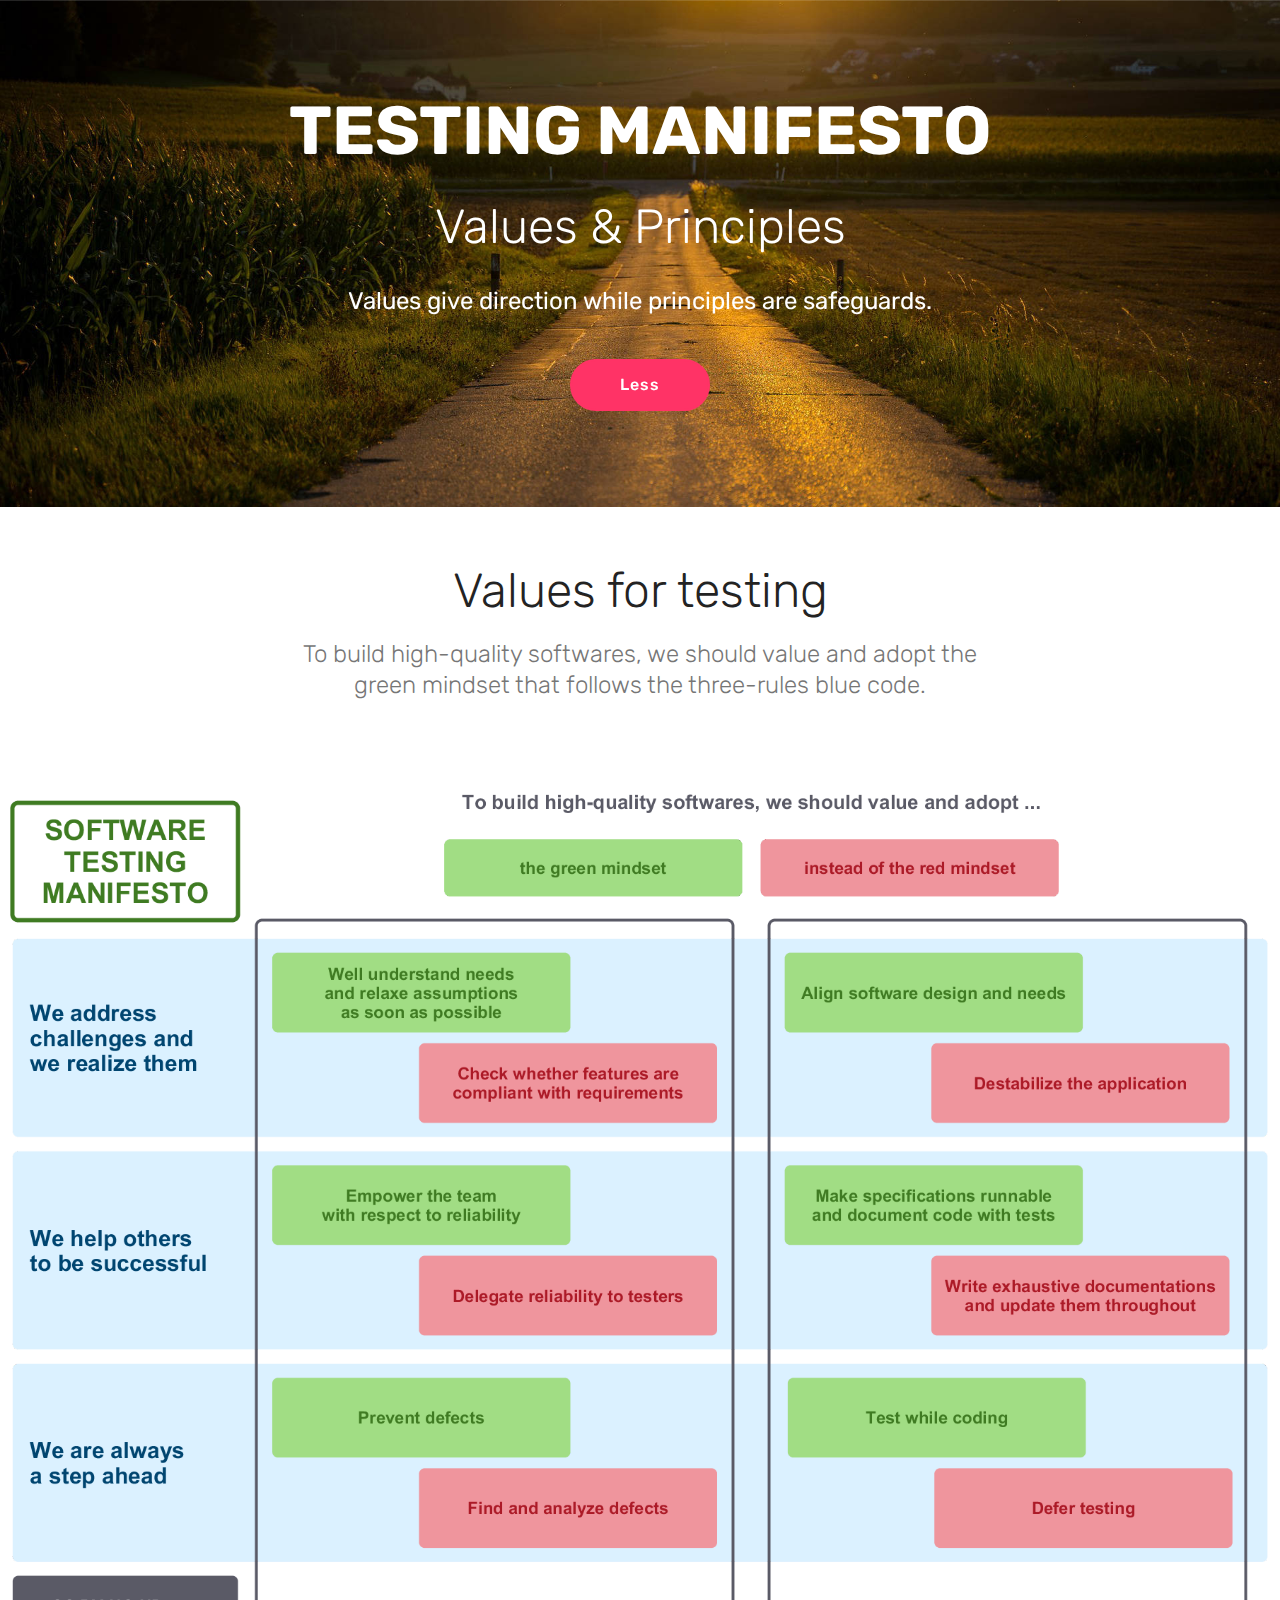
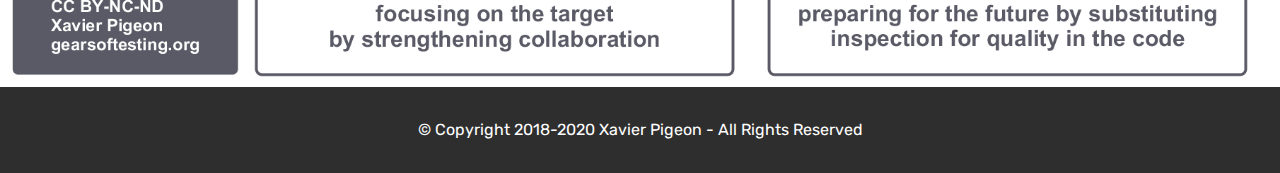
<file: software-testing-manifesto.html>
<!DOCTYPE html>
<html  >
<head>
  <!-- Site made with Mobirise Website Builder v4.10.7, https://mobirise.com -->
  <meta charset="UTF-8">
  <meta http-equiv="X-UA-Compatible" content="IE=edge">
  <meta name="generator" content="Mobirise v4.10.7, mobirise.com">
  <meta name="viewport" content="width=device-width, initial-scale=1, minimum-scale=1">
  <link rel="shortcut icon" href="assets/images/favicon-70x70.png" type="image/x-icon">
  <meta name="description" content="Software Testing Manifesto">
  
  <title>Testing Manifesto</title>
  <link rel="stylesheet" href="assets/tether/tether.min.css">
  <link rel="stylesheet" href="assets/bootstrap/css/bootstrap.min.css">
  <link rel="stylesheet" href="assets/bootstrap/css/bootstrap-grid.min.css">
  <link rel="stylesheet" href="assets/bootstrap/css/bootstrap-reboot.min.css">
  <link rel="stylesheet" href="assets/theme/css/style.css">
  <link rel="stylesheet" href="assets/mobirise/css/mbr-additional.css" type="text/css">
  
  
  
</head>
<body>

<!-- Google Analytics -->
<!-- Global site tag (gtag.js) - Google Analytics -->
<script async src="https://www.googletagmanager.com/gtag/js?id=UA-120541603-1"></script>
<script>
  window.dataLayer = window.dataLayer || [];
  function gtag(){dataLayer.push(arguments);}
  gtag('js', new Date());

  gtag('config', 'UA-120541603-1');
</script>
<!-- /Google Analytics -->


  <section class="header1 cid-r27wCuO9jw mbr-parallax-background" id="header1-2z">

    

    

    <div class="container">
        <div class="row justify-content-md-center">
            <div class="mbr-white col-md-10">
                <h1 class="mbr-section-title align-center mbr-bold pb-3 mbr-fonts-style display-1">TESTING MANIFESTO</h1>
                <h3 class="mbr-section-subtitle align-center mbr-light pb-3 mbr-fonts-style display-2">Values &amp; Principles</h3>
                <p class="mbr-text align-center pb-3 mbr-fonts-style display-5">
                    Values give direction while principles are safeguards.</p>
                <div class="mbr-section-btn align-center"><a class="btn btn-md btn-secondary display-4" href="approach.html#header3-5m">
                        Less</a></div>
            </div>
        </div>
    </div>

</section>

<section class="engine"><a href="https://mobirise.info/r">bootstrap template</a></section><section class="mbr-section content4 cid-r27BYFd6xJ" id="content4-30">

    

    <div class="container">
        <div class="media-container-row">
            <div class="title col-12 col-md-8">
                <h2 class="align-center pb-3 mbr-fonts-style display-2">
                    Values for testing</h2>
                <h3 class="mbr-section-subtitle align-center mbr-light mbr-fonts-style display-5">
                    To build high-quality softwares, we should value and adopt the green mindset that follows the three-rules blue code.</h3>
                
            </div>
        </div>
    </div>
</section>

<section class="cid-r27vVJSdW0" id="image2-2x">

    

    <figure class="mbr-figure">
        <div class="image-block" style="width: 100%;">
            <img src="assets/images/software-testing-manifesto-1810x1298.png" alt="Software Testing Manifesto" title="">
            
        </div>
    </figure>
</section>

<section once="" class="cid-qRuggtLoj0" id="footer6-2v">

    

    

    <div class="container">
        <div class="media-container-row align-center mbr-white">
            <div class="col-12">
                <p class="mbr-text mb-0 mbr-fonts-style display-7">
                    © Copyright 2018-2020 Xavier Pigeon - All Rights Reserved
                </p>
            </div>
        </div>
    </div>
</section>


  <script src="assets/web/assets/jquery/jquery.min.js"></script>
  <script src="assets/popper/popper.min.js"></script>
  <script src="assets/tether/tether.min.js"></script>
  <script src="assets/bootstrap/js/bootstrap.min.js"></script>
  <script src="assets/smoothscroll/smooth-scroll.js"></script>
  <script src="assets/parallax/jarallax.min.js"></script>
  <script src="assets/theme/js/script.js"></script>
  
  
</body>
</html>
</file>
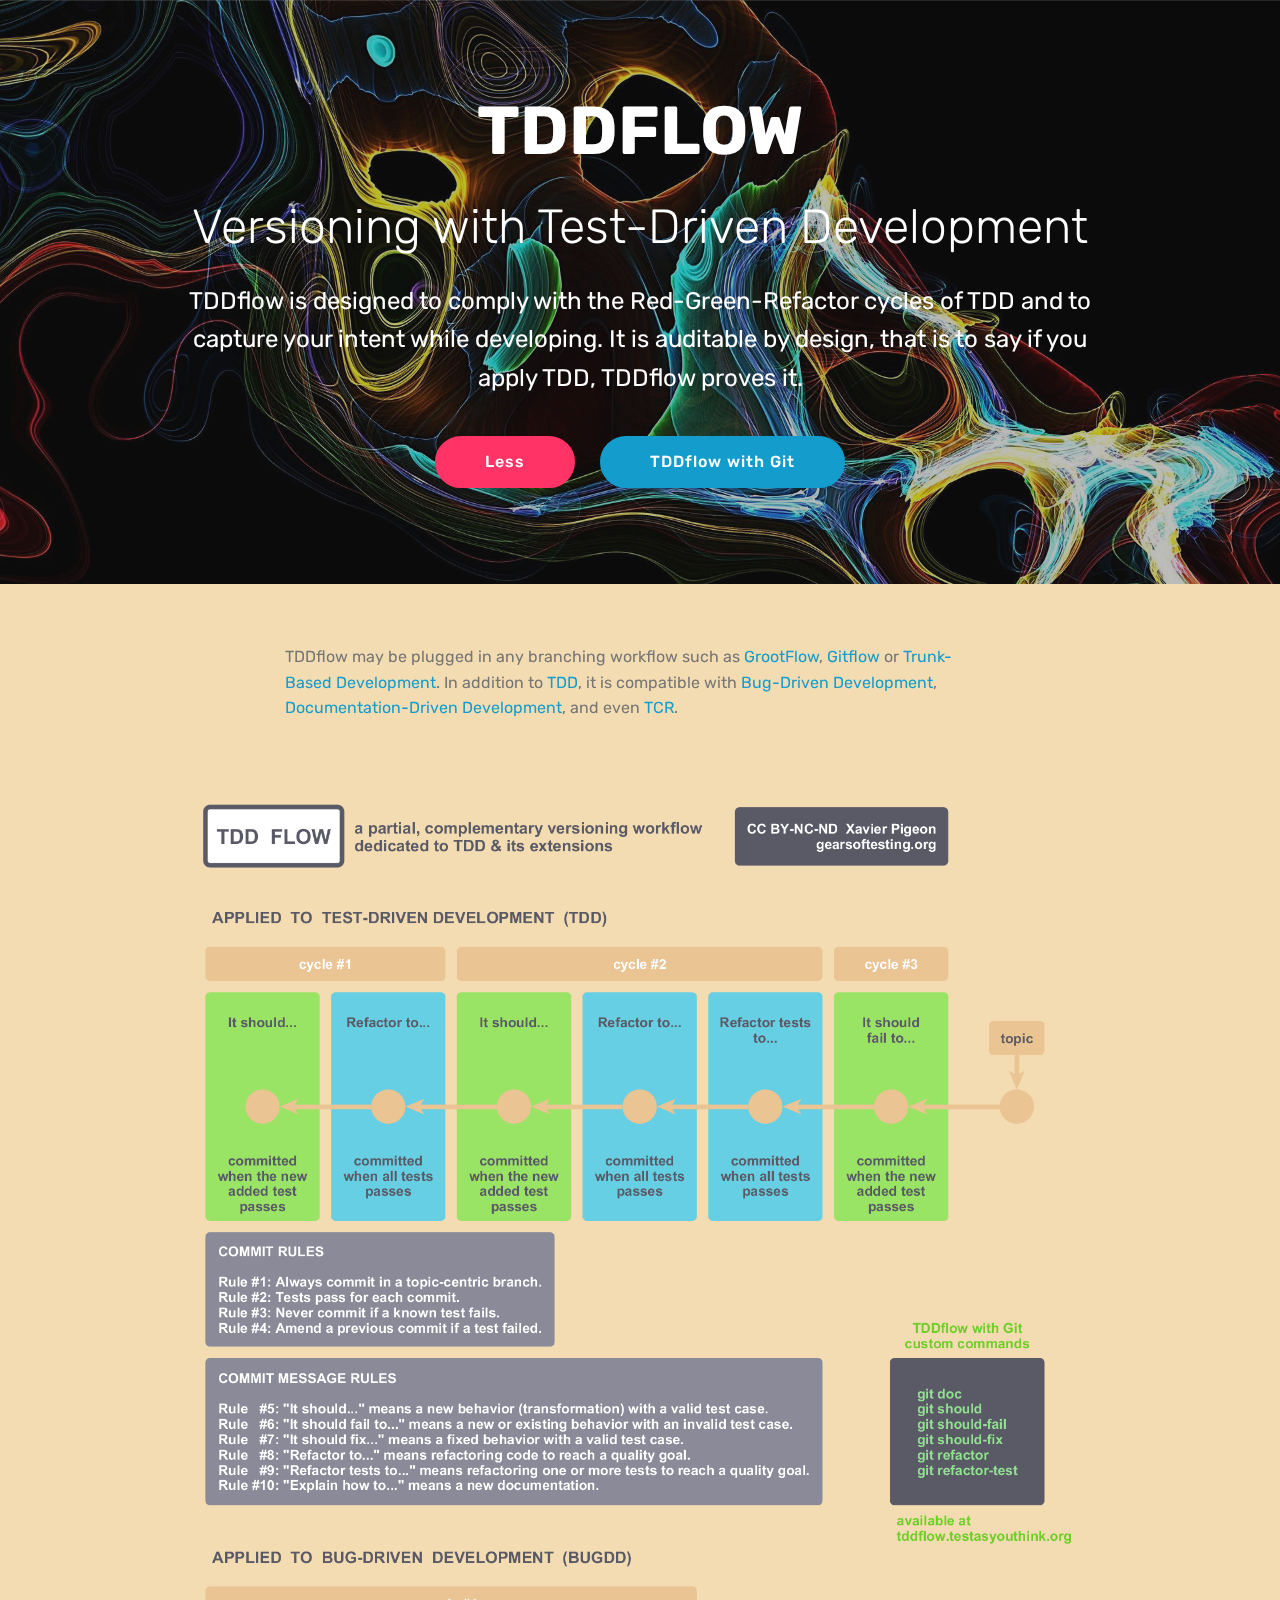
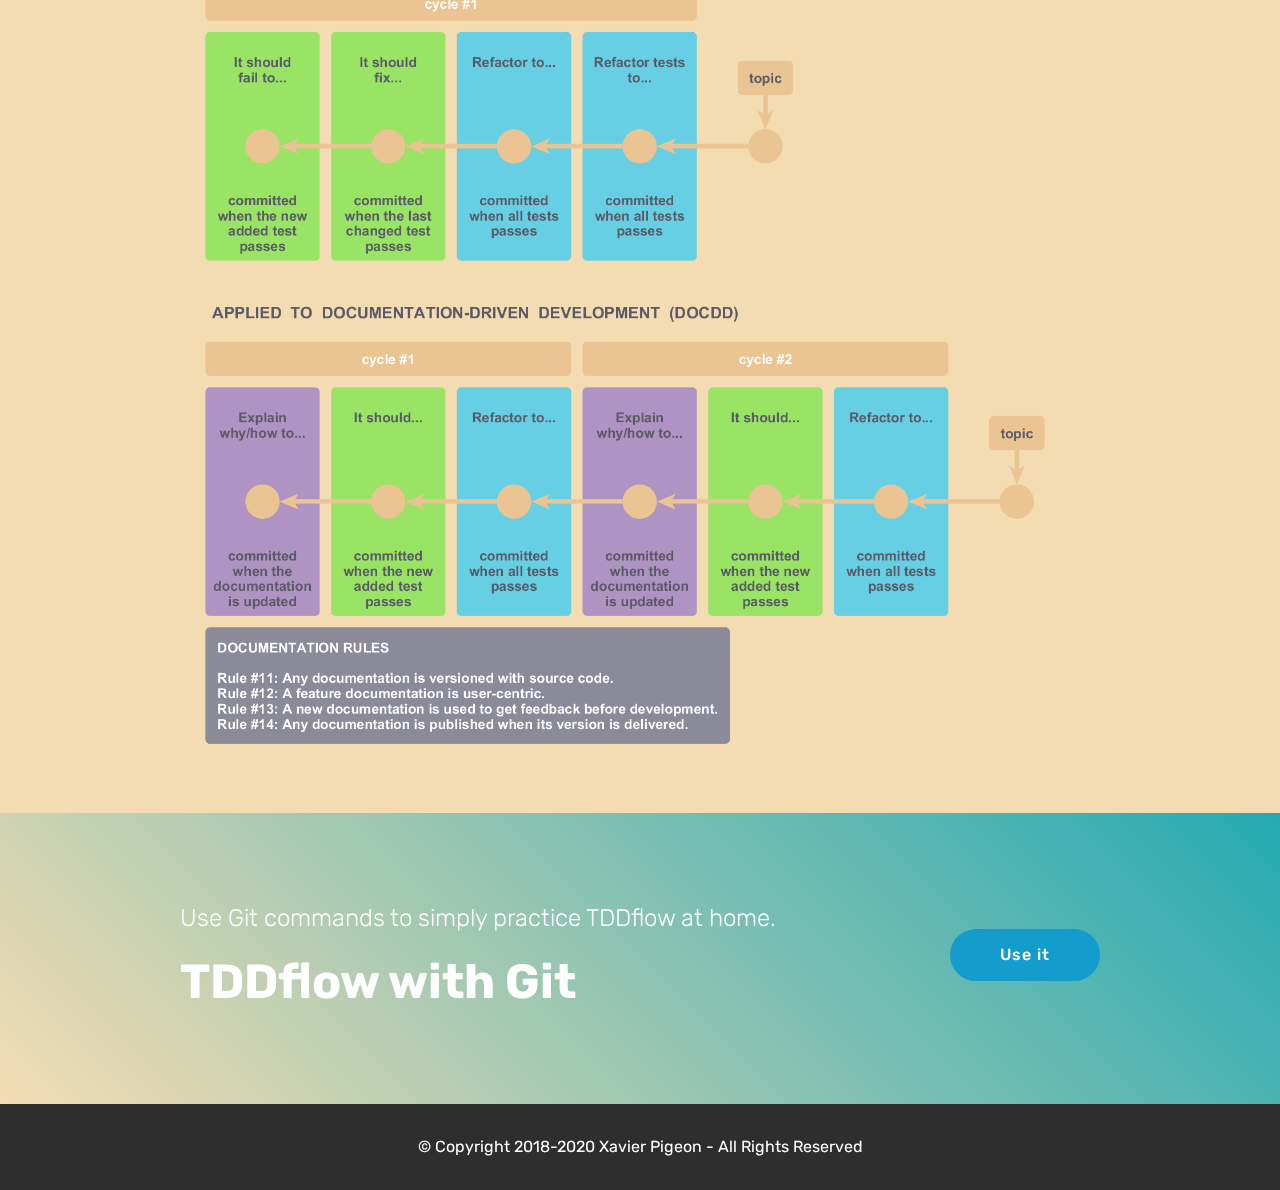
<file: tddflow.html>
<!DOCTYPE html>
<html  >
<head>
  <!-- Site made with Mobirise Website Builder v4.10.7, https://mobirise.com -->
  <meta charset="UTF-8">
  <meta http-equiv="X-UA-Compatible" content="IE=edge">
  <meta name="generator" content="Mobirise v4.10.7, mobirise.com">
  <meta name="viewport" content="width=device-width, initial-scale=1, minimum-scale=1">
  <link rel="shortcut icon" href="assets/images/favicon-70x70.png" type="image/x-icon">
  <meta name="description" content="TDDflow: a versioning workflow for TDD">
  
  <title>TDDflow</title>
  <link rel="stylesheet" href="assets/tether/tether.min.css">
  <link rel="stylesheet" href="assets/bootstrap/css/bootstrap.min.css">
  <link rel="stylesheet" href="assets/bootstrap/css/bootstrap-grid.min.css">
  <link rel="stylesheet" href="assets/bootstrap/css/bootstrap-reboot.min.css">
  <link rel="stylesheet" href="assets/theme/css/style.css">
  <link rel="stylesheet" href="assets/mobirise/css/mbr-additional.css" type="text/css">
  
  
  
</head>
<body>

<!-- Google Analytics -->
<!-- Global site tag (gtag.js) - Google Analytics -->
<script async src="https://www.googletagmanager.com/gtag/js?id=UA-120541603-1"></script>
<script>
  window.dataLayer = window.dataLayer || [];
  function gtag(){dataLayer.push(arguments);}
  gtag('js', new Date());

  gtag('config', 'UA-120541603-1');
</script>
<!-- /Google Analytics -->


  <section class="header1 cid-ric7KY1fet mbr-parallax-background" id="header1-60">

    

    <div class="mbr-overlay" style="opacity: 0.3; background-color: rgb(35, 35, 35);">
    </div>

    <div class="container">
        <div class="row justify-content-md-center">
            <div class="mbr-white col-md-10">
                <h1 class="mbr-section-title align-center mbr-bold pb-3 mbr-fonts-style display-1">
                    TDDFLOW</h1>
                <h3 class="mbr-section-subtitle align-center mbr-light pb-3 mbr-fonts-style display-2">Versioning with Test-Driven Development</h3>
                <p class="mbr-text align-center pb-3 mbr-fonts-style display-5">TDDflow is designed to comply with the Red-Green-Refactor cycles of TDD and to capture your intent while developing. It is auditable by design, that is to say if you apply TDD, TDDflow proves it.</p>
                <div class="mbr-section-btn align-center"><a class="btn btn-md btn-secondary display-4" href="workflow.html#info1-66">
                        Less</a> <a class="btn btn-md btn-primary display-4" href="http://tddflow.testasyouthink.org" target="_blank">TDDflow with Git</a></div>
            </div>
        </div>
    </div>

</section>

<section class="engine"><a href="https://mobirise.info/j">website templates</a></section><section class="mbr-section article content1 cid-rixadVPPDa" id="content1-63">
    
     

    <div class="container">
        <div class="media-container-row">
            <div class="mbr-text col-12 mbr-fonts-style display-7 col-md-8"><p>TDDflow may be plugged in any branching workflow such as <a href="workflow.html#content5-4e">GrootFlow</a>, <a href="https://nvie.com/posts/a-successful-git-branching-model/" target="_blank">Gitflow</a> or <a href="https://trunkbaseddevelopment.com/" target="_blank">Trunk-Based Development</a>. In addition to <a href="https://en.wikipedia.org/wiki/Test-driven_development" target="_blank">TDD</a>, it is compatible with <a href="https://en.wikipedia.org/wiki/Bug-driven_development" target="_blank">Bug-Driven Development</a>, <a href="https://gist.github.com/zsup/9434452" target="_blank">Documentation-Driven Development</a>, and even <a href="https://medium.com/@kentbeck_7670/test-commit-revert-870bbd756864" target="_blank">TCR</a>.</p></div>
        </div>
    </div>
</section>

<section class="cid-ric722CxWg" id="image3-5z">

    

    <figure class="mbr-figure container">
            <div class="image-block" style="width: 80%;">
                <img src="assets/images/tddflow-5-1554x2724.png" width="1400" alt="TDDflow for Test-Driven Development (TDD), Bug-Driven Development (BugDD) &amp; Documentation-Driven Development (DocDD)" title="">
                
            </div>
    </figure>
</section>

<section class="mbr-section info1 cid-rixeBJ8kcz" id="info1-64">

    

    
    <div class="container">
        <div class="row justify-content-center content-row">
            <div class="media-container-column title col-12 col-lg-7 col-md-6">
                <h3 class="mbr-section-subtitle align-left mbr-light pb-3 mbr-fonts-style display-5">
                    Use Git commands to simply practice TDDflow at home.</h3>
                <h2 class="align-left mbr-bold mbr-fonts-style display-2">
                    TDDflow with Git</h2>
            </div>
            <div class="media-container-column col-12 col-lg-3 col-md-4">
                <div class="mbr-section-btn align-right py-4"><a class="btn btn-primary display-4" href="https://tddflow.testasyouthink.org" target="_blank">Use it</a></div>
            </div>
        </div>
    </div>
</section>

<section once="" class="cid-qRuggtLoj0" id="footer6-5y">

    

    

    <div class="container">
        <div class="media-container-row align-center mbr-white">
            <div class="col-12">
                <p class="mbr-text mb-0 mbr-fonts-style display-7">
                    © Copyright 2018-2020 Xavier Pigeon - All Rights Reserved
                </p>
            </div>
        </div>
    </div>
</section>


  <script src="assets/web/assets/jquery/jquery.min.js"></script>
  <script src="assets/popper/popper.min.js"></script>
  <script src="assets/tether/tether.min.js"></script>
  <script src="assets/bootstrap/js/bootstrap.min.js"></script>
  <script src="assets/smoothscroll/smooth-scroll.js"></script>
  <script src="assets/parallax/jarallax.min.js"></script>
  <script src="assets/theme/js/script.js"></script>
  
  
</body>
</html>
</file>
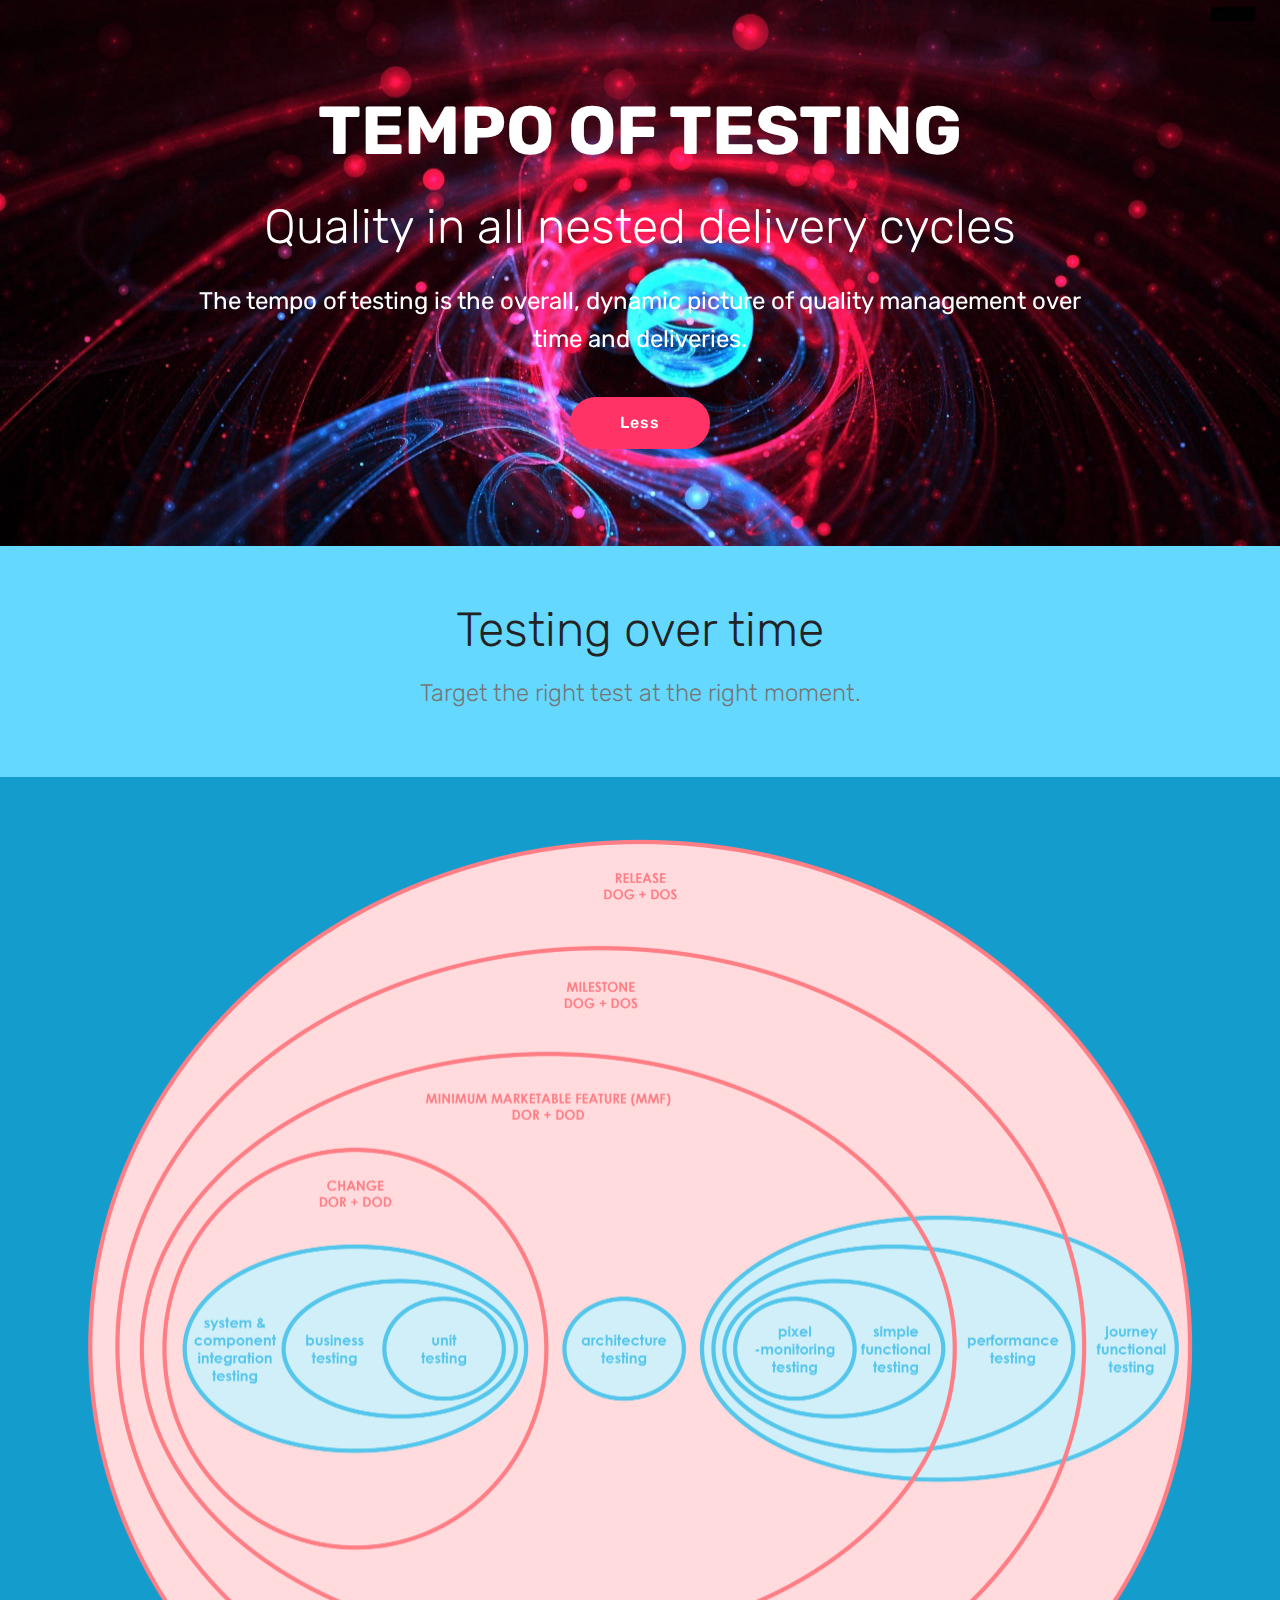
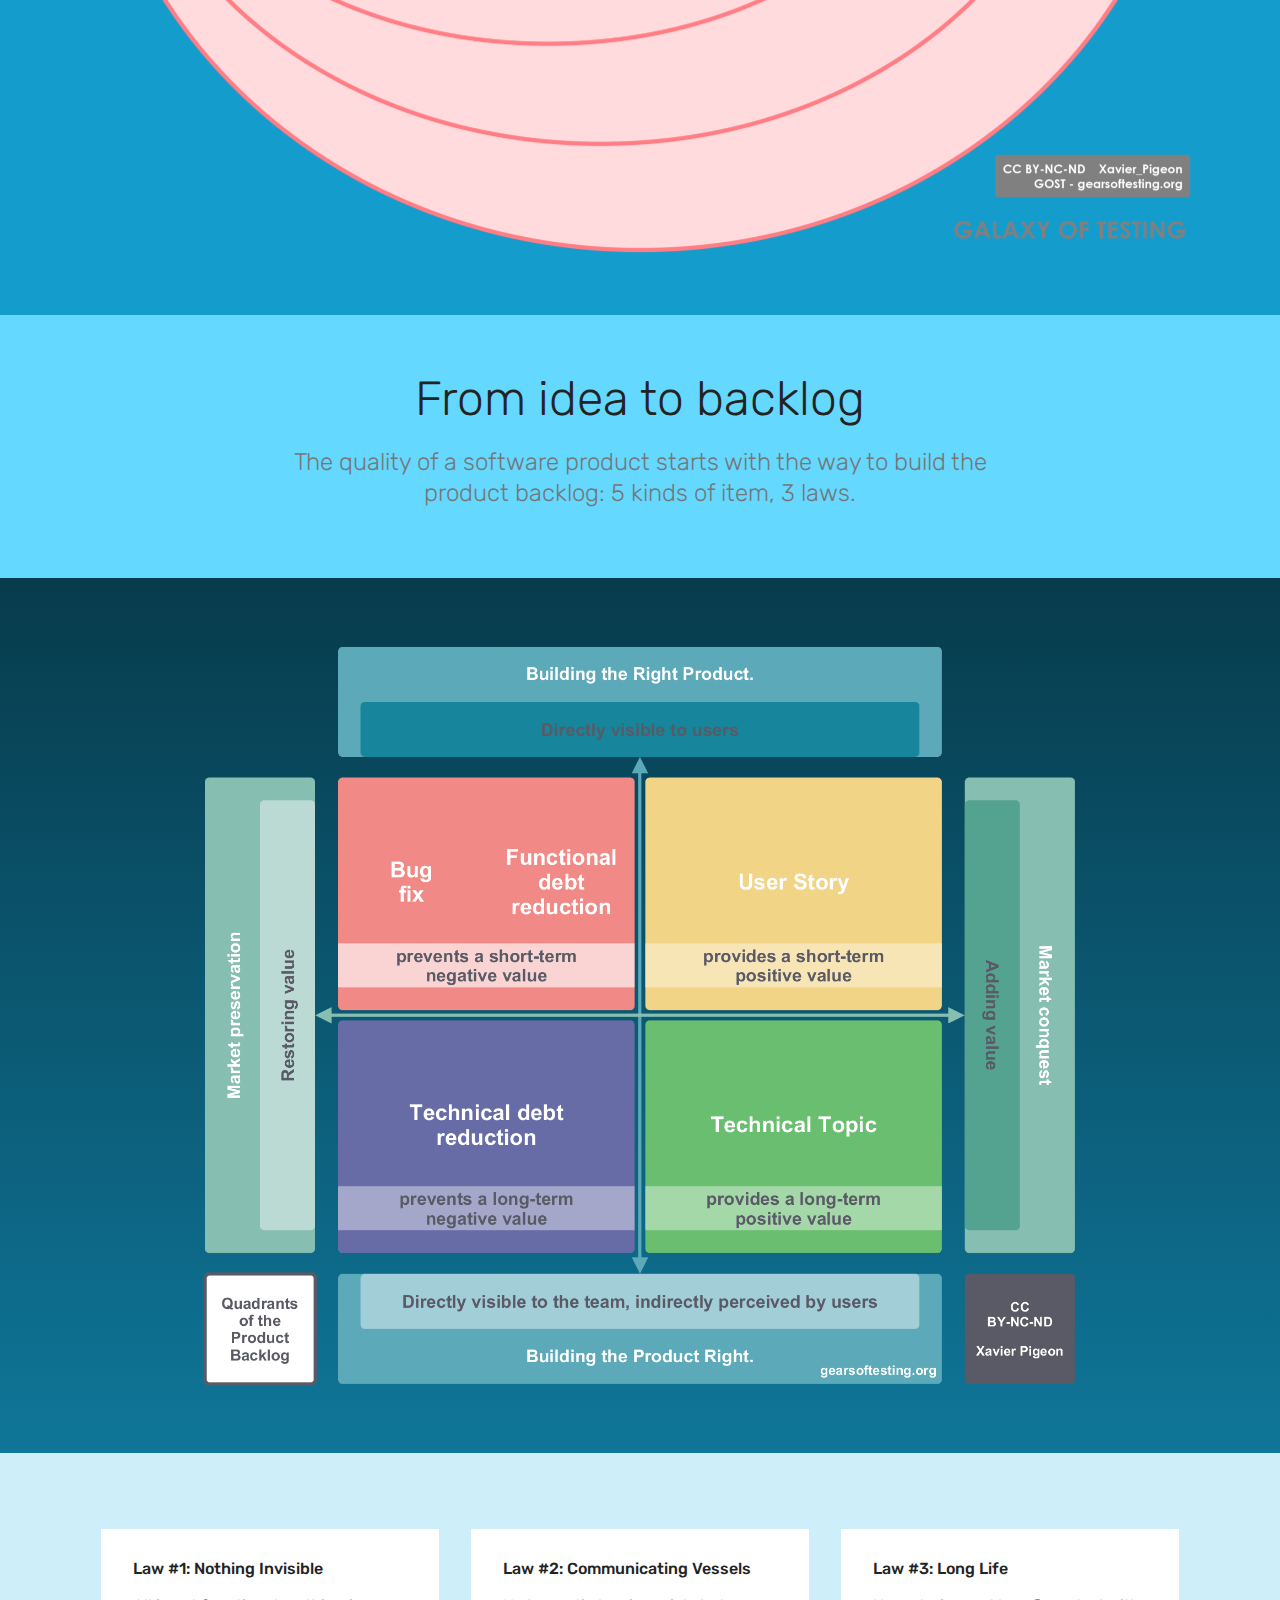
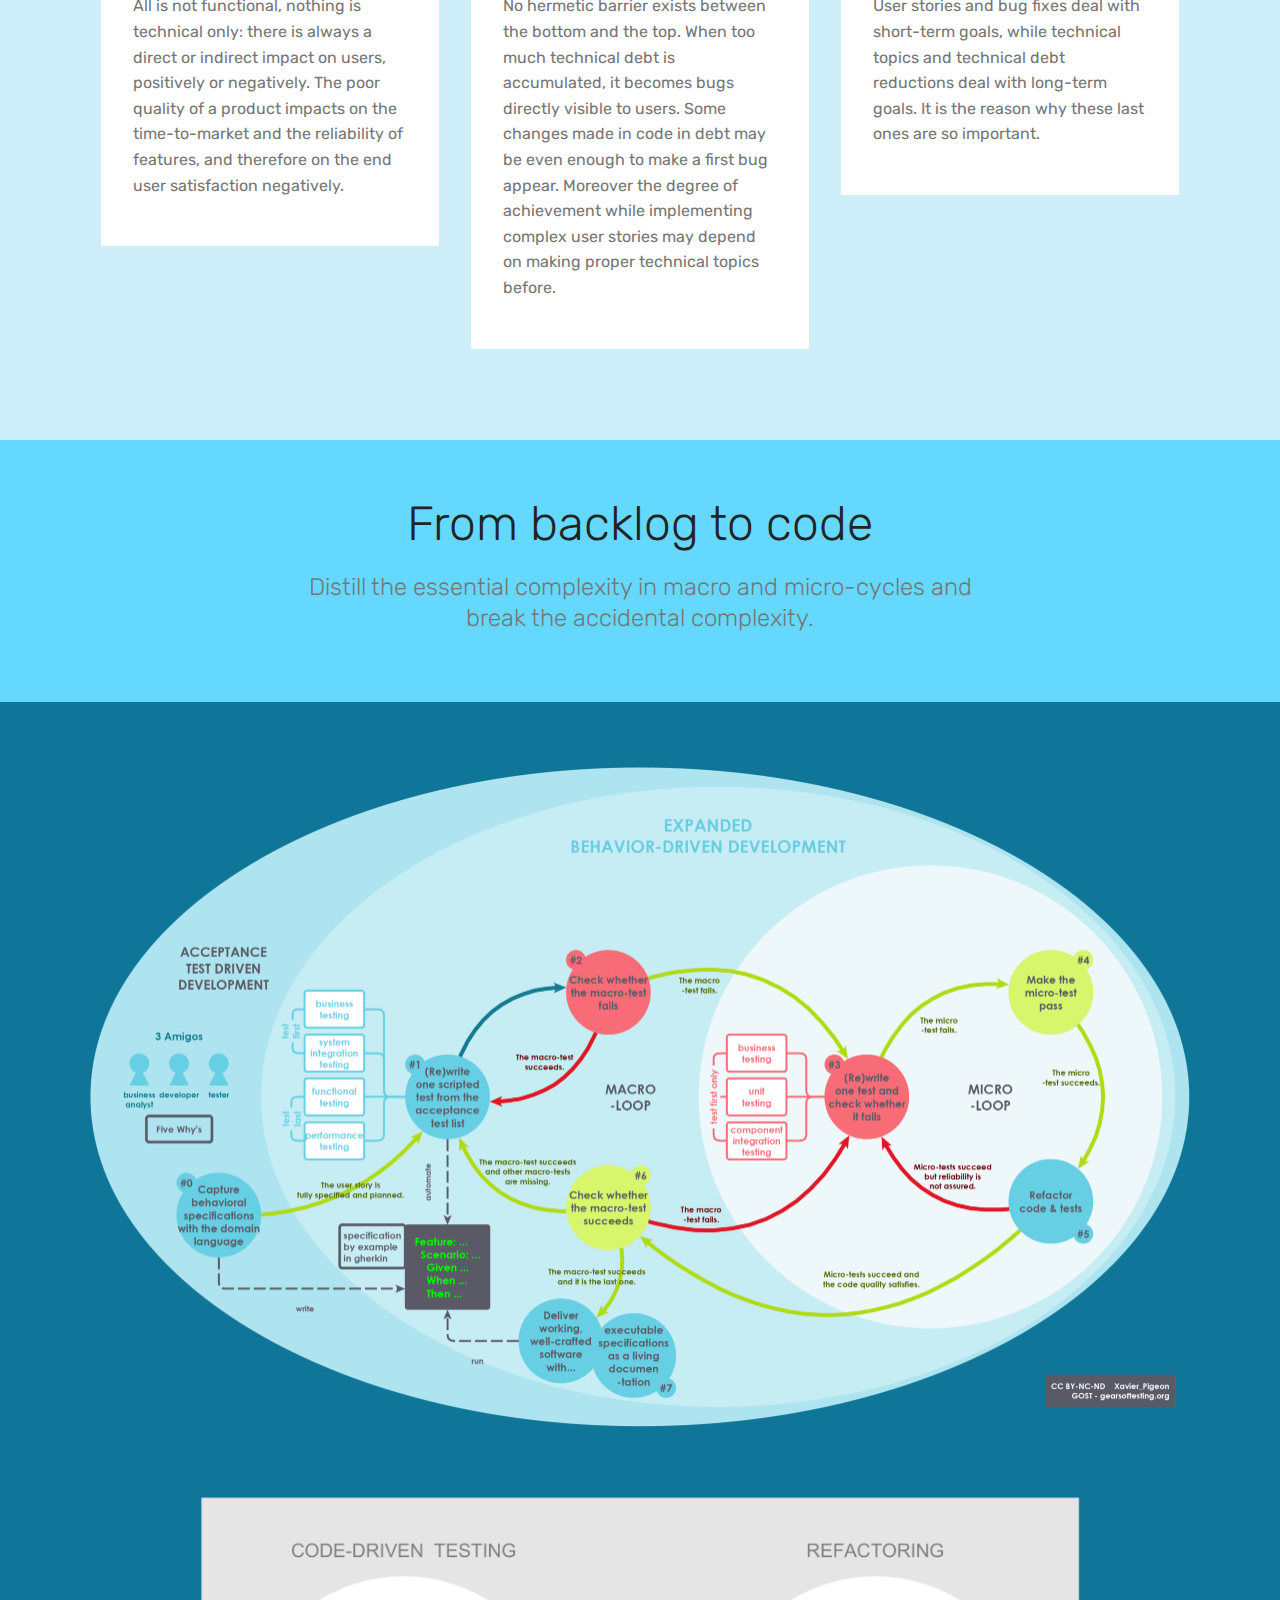
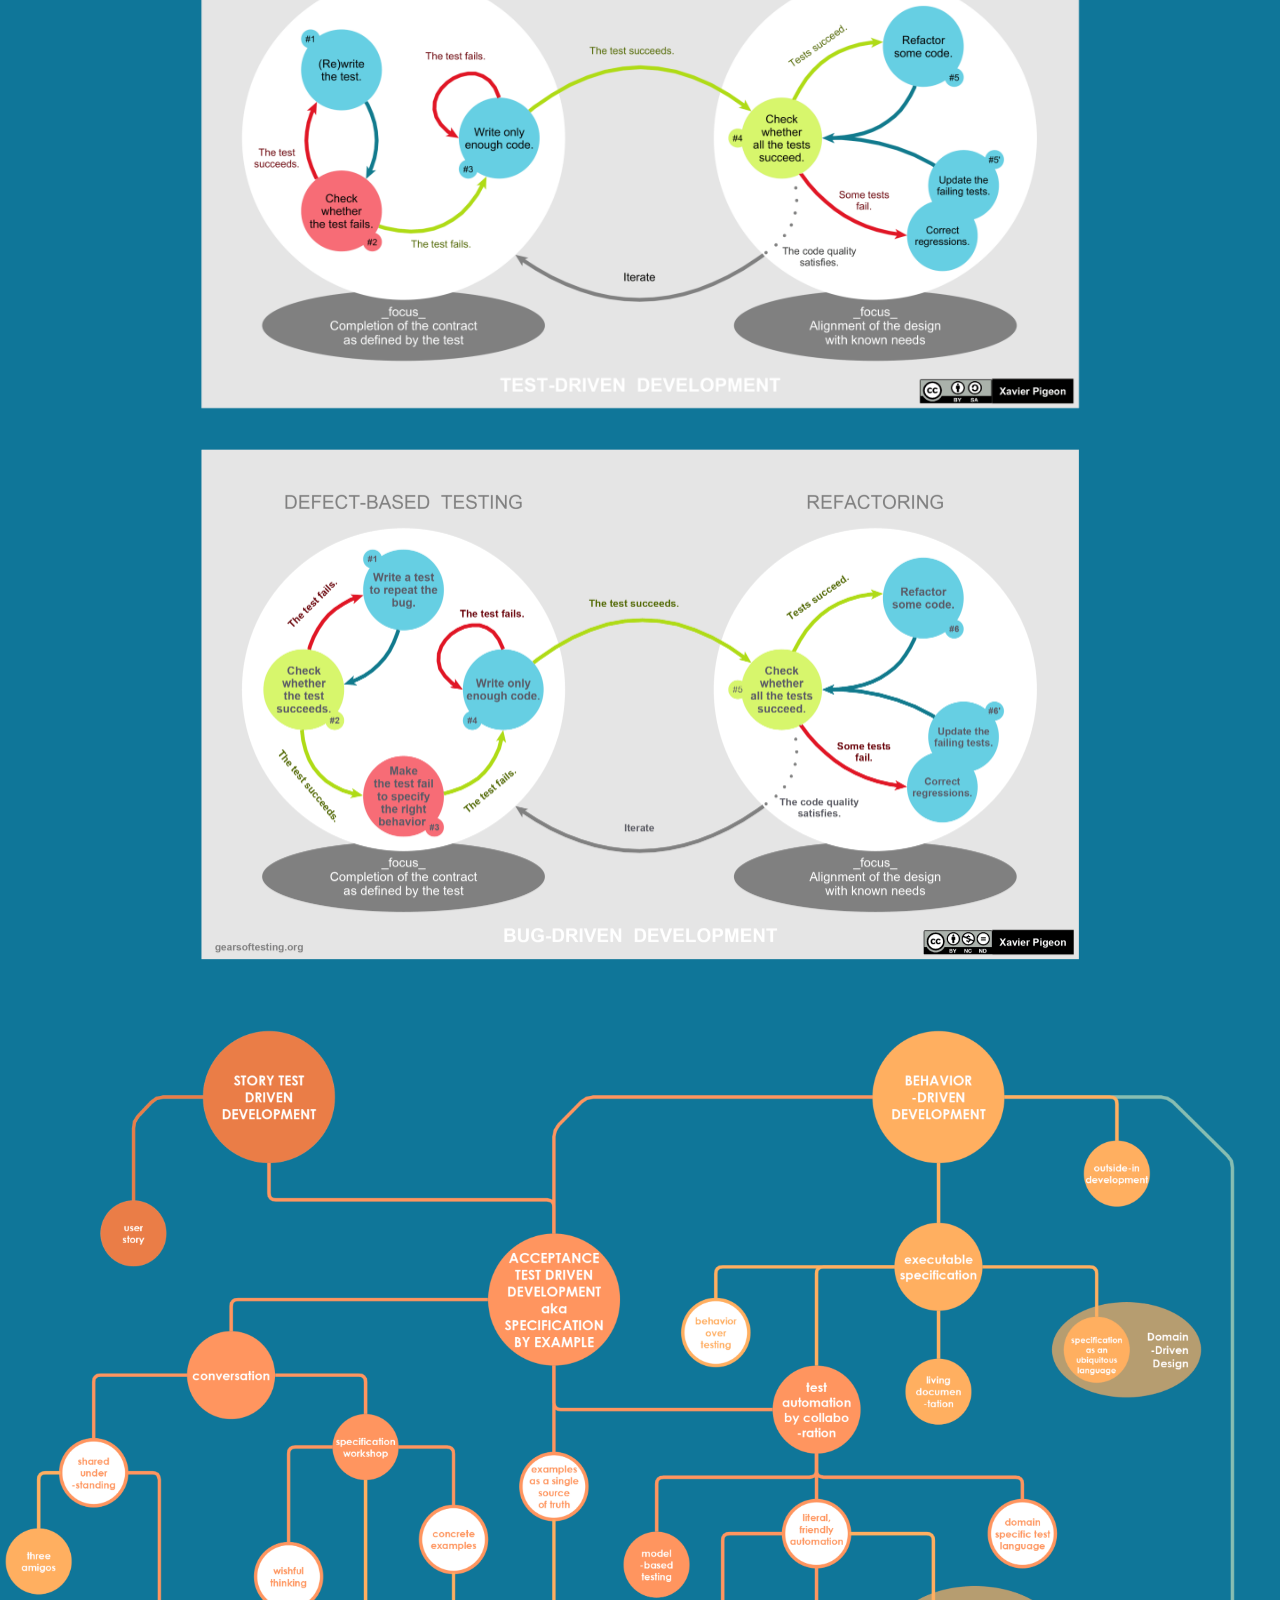
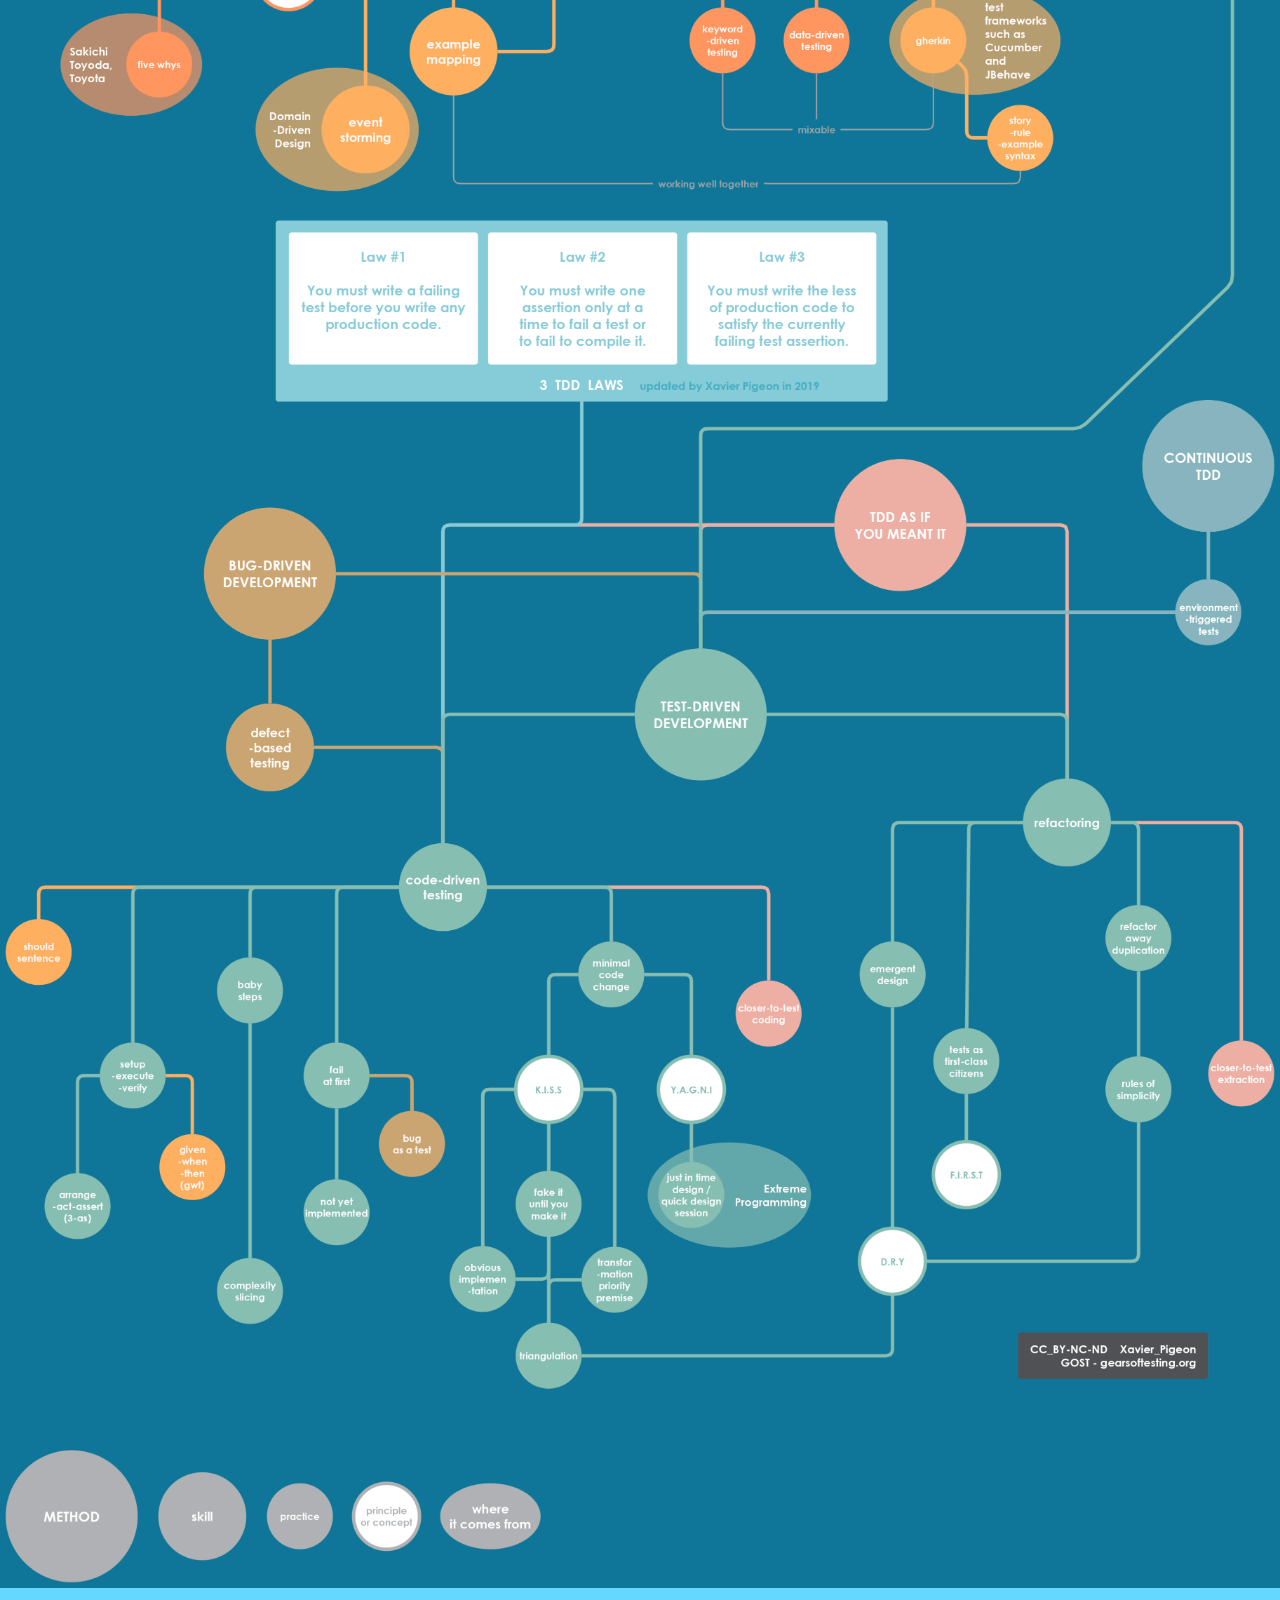
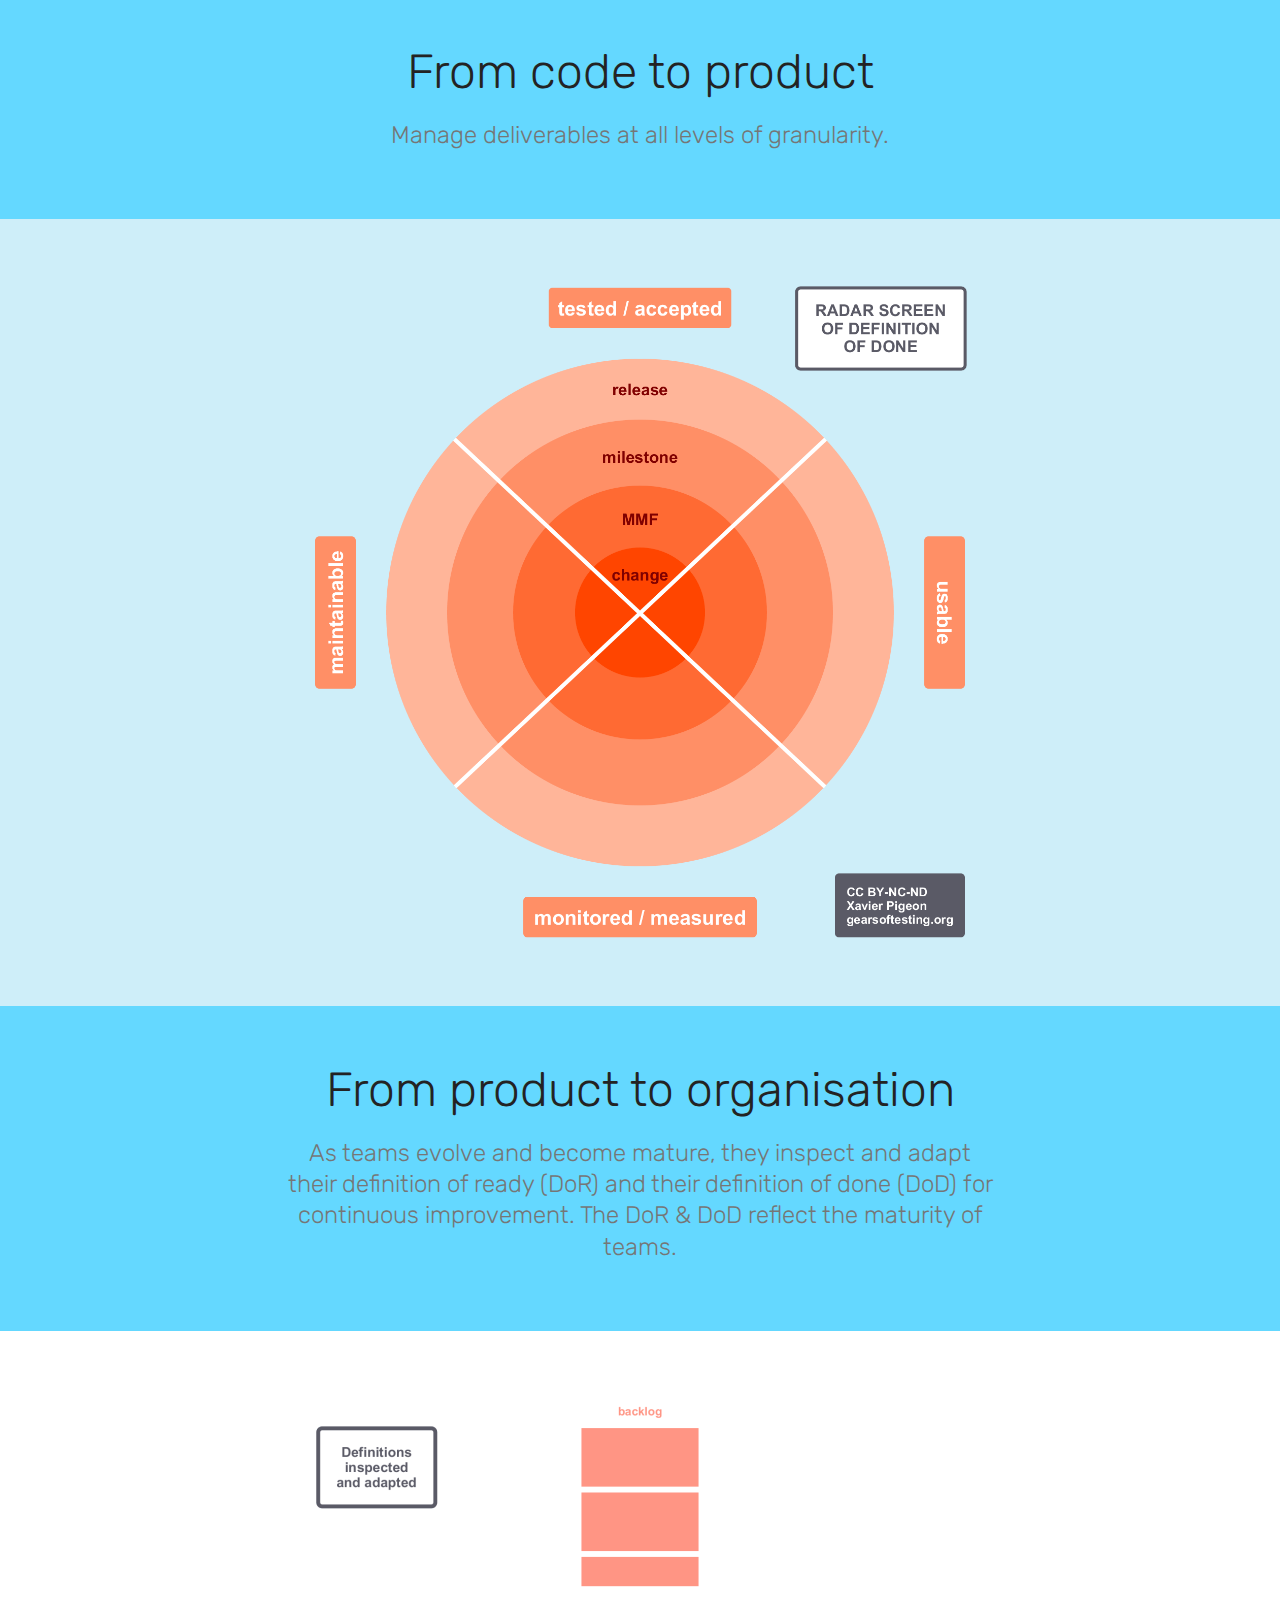
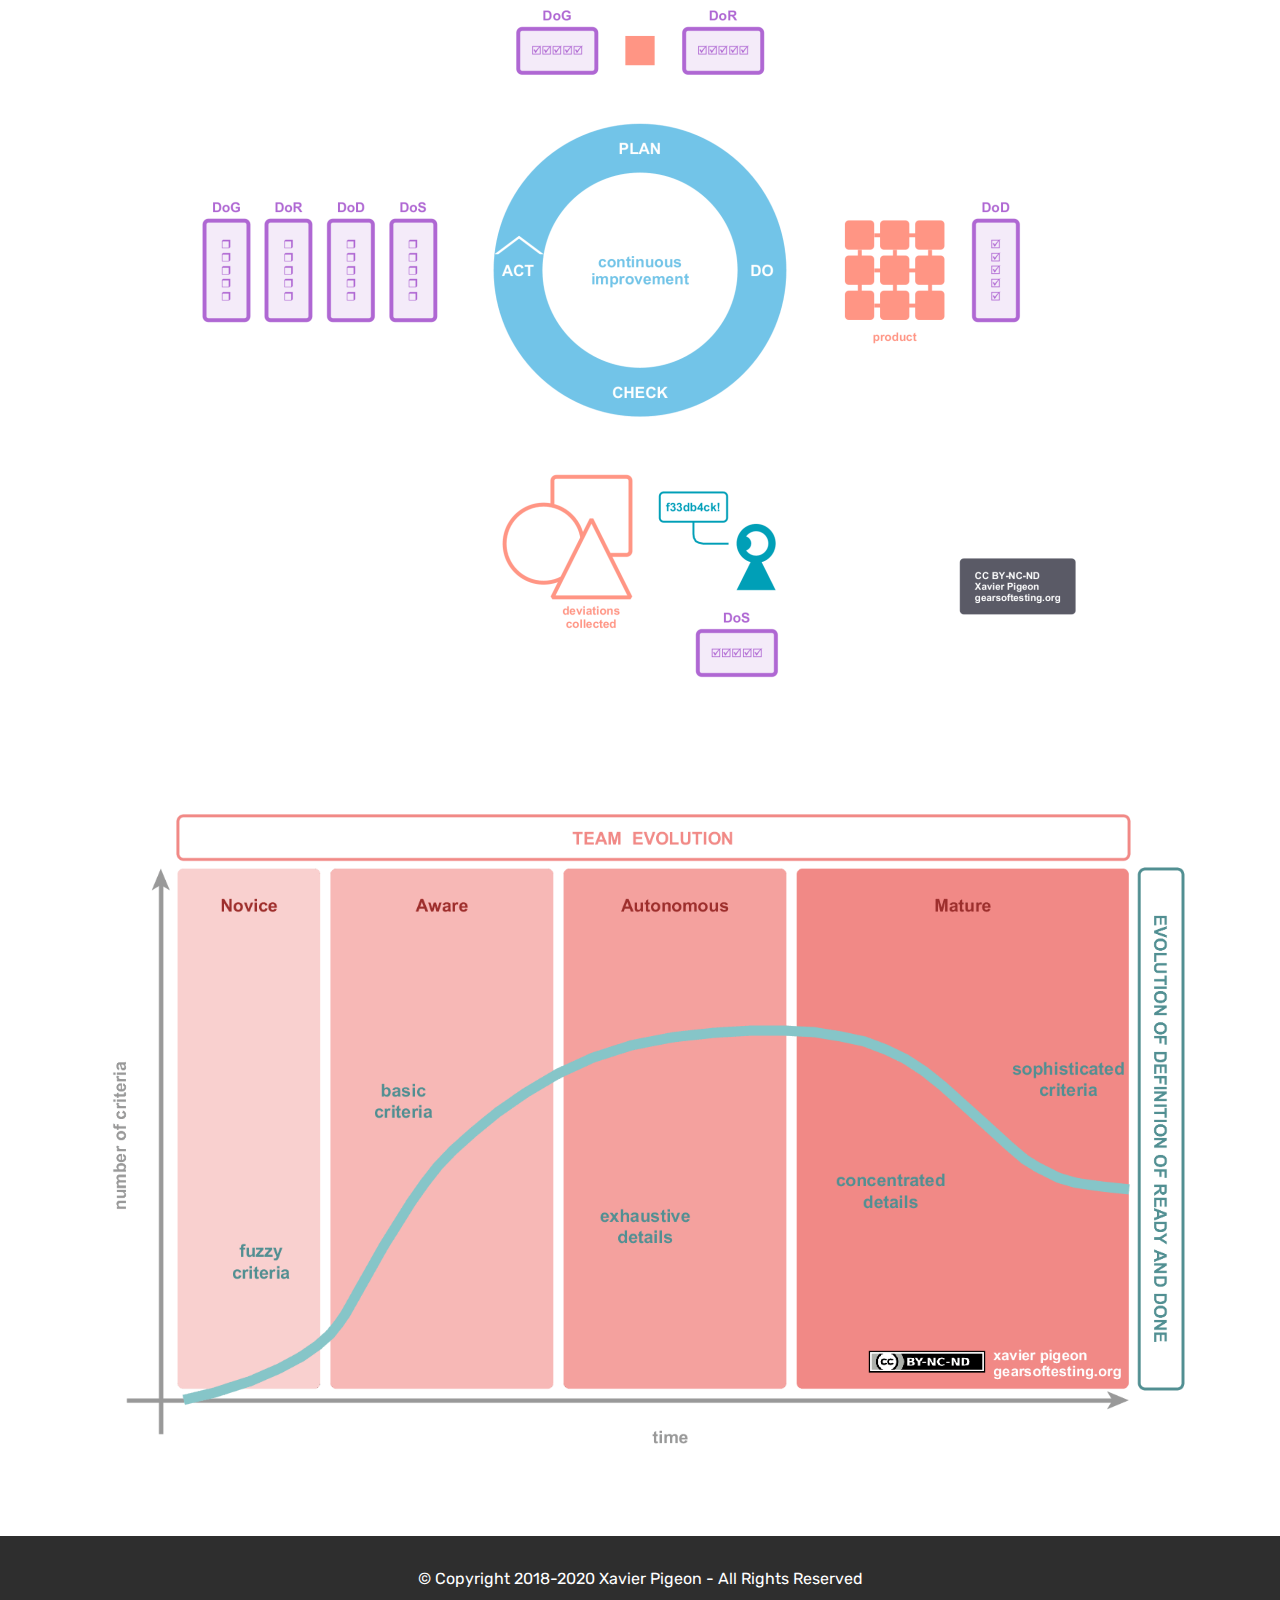
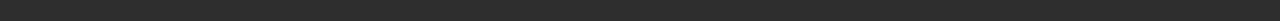
<file: tempo-of-testing.html>
<!DOCTYPE html>
<html  >
<head>
  <!-- Site made with Mobirise Website Builder v4.10.7, https://mobirise.com -->
  <meta charset="UTF-8">
  <meta http-equiv="X-UA-Compatible" content="IE=edge">
  <meta name="generator" content="Mobirise v4.10.7, mobirise.com">
  <meta name="viewport" content="width=device-width, initial-scale=1, minimum-scale=1">
  <link rel="shortcut icon" href="assets/images/favicon-70x70.png" type="image/x-icon">
  <meta name="description" content="Tempo of testing">
  
  <title>Tempo of testing</title>
  <link rel="stylesheet" href="assets/tether/tether.min.css">
  <link rel="stylesheet" href="assets/bootstrap/css/bootstrap.min.css">
  <link rel="stylesheet" href="assets/bootstrap/css/bootstrap-grid.min.css">
  <link rel="stylesheet" href="assets/bootstrap/css/bootstrap-reboot.min.css">
  <link rel="stylesheet" href="assets/theme/css/style.css">
  <link rel="stylesheet" href="assets/mobirise/css/mbr-additional.css" type="text/css">
  
  
  
</head>
<body>

<!-- Google Analytics -->
<!-- Global site tag (gtag.js) - Google Analytics -->
<script async src="https://www.googletagmanager.com/gtag/js?id=UA-120541603-1"></script>
<script>
  window.dataLayer = window.dataLayer || [];
  function gtag(){dataLayer.push(arguments);}
  gtag('js', new Date());

  gtag('config', 'UA-120541603-1');
</script>
<!-- /Google Analytics -->


  <section class="header1 cid-qZodOXZajl mbr-parallax-background" id="header1-1r">

    

    

    <div class="container">
        <div class="row justify-content-md-center">
            <div class="mbr-white col-md-10">
                <h1 class="mbr-section-title align-center mbr-bold pb-3 mbr-fonts-style display-1">
                    TEMPO OF TESTING</h1>
                <h3 class="mbr-section-subtitle align-center mbr-light pb-3 mbr-fonts-style display-2">
                    Quality in all nested delivery cycles</h3>
                <p class="mbr-text align-center pb-3 mbr-fonts-style display-5">
                    The tempo of testing is the overall, dynamic picture of quality management over time and deliveries.</p>
                <div class="mbr-section-btn align-center"><a class="btn btn-md btn-secondary display-4" href="method.html">
                        Less</a></div>
            </div>
        </div>
    </div>

</section>

<section class="engine"><a href="https://mobirise.info/i">website creation software</a></section><section class="mbr-section content4 cid-qZXkHcxAkz" id="content4-2i">

    

    <div class="container">
        <div class="media-container-row">
            <div class="title col-12 col-md-8">
                <h2 class="align-center pb-3 mbr-fonts-style display-2">
                    Testing over time</h2>
                <h3 class="mbr-section-subtitle align-center mbr-light mbr-fonts-style display-5">
                    Target the right test at the right moment.</h3>
                
            </div>
        </div>
    </div>
</section>

<section class="cid-qZoGdH6TBS" id="image2-23">

    

    <figure class="mbr-figure container">
        <div class="image-block" style="width: 100%;">
            <img src="assets/images/galaxy-of-testing-2220x2037.png" alt="Galaxy of testing: cycles of testing for iterative and incremental software development" title="">
            
        </div>
    </figure>
</section>

<section class="mbr-section content4 cid-qZop8Sli20" id="content4-1u">

    

    <div class="container">
        <div class="media-container-row">
            <div class="title col-12 col-md-8">
                <h2 class="align-center pb-3 mbr-fonts-style display-2">
                    From idea to backlog</h2>
                <h3 class="mbr-section-subtitle align-center mbr-light mbr-fonts-style display-5">The quality of a software product starts with the way to build the product backlog: 5 kinds of item, 3 laws.<br></h3>
                
            </div>
        </div>
    </div>
</section>

<section class="cid-qZok3WcWOl" id="image3-1s">

    

    <figure class="mbr-figure container">
            <div class="image-block" style="width: 80%;">
                <img src="assets/images/quadrants-of-product-backlog-1612x1372.png" width="1400" alt="Quadrants of the Product Backlog" title="">
                
            </div>
    </figure>
</section>

<section class="features4 cid-qZowdVgfSc" id="features4-1x">
    
         

    
    <div class="container">
        <div class="media-container-row">
            <div class="card p-3 col-12 col-md-6 col-lg-4">
                <div class="card-wrapper media-container-row media-container-row">
                    <div class="card-box">
                        <h4 class="card-title pb-3 mbr-fonts-style display-7">Law #1: Nothing Invisible</h4>
                        <p class="mbr-text mbr-fonts-style display-7">All is not functional, nothing is technical only: there is always a direct or indirect impact on users, positively or negatively. The poor quality of a product impacts on the time-to-market and the reliability of features, and therefore on the end
 user satisfaction negatively.
                        </p>
                    </div>
                </div>
            </div>

            <div class="card p-3 col-12 col-md-6 col-12 col-md-6 col-lg-4">
                <div class="card-wrapper media-container-row">
                    <div class="card-box">
                        <h4 class="card-title pb-3 mbr-fonts-style display-7">Law #2: Communicating Vessels</h4>
                        <p class="mbr-text mbr-fonts-style display-7">
                            No hermetic barrier exists between the bottom and the top. When too much technical debt is accumulated, it becomes bugs directly
 visible to users. Some changes made in code in debt may be even enough to make a first bug appear. Moreover the degree of achievement while implementing complex user stories may depend on making proper technical topics before. 
                        </p>
                    </div>
                </div>
            </div>

            <div class="card p-3 col-12 col-md-6 col-lg-4">
                <div class="card-wrapper media-container-row">
                    <div class="card-box">
                        <h4 class="card-title pb-3 mbr-fonts-style display-7">Law #3: Long Life</h4>
                        <p class="mbr-text mbr-fonts-style display-7">
                            User stories and bug fixes deal with short-term goals, while technical topics and technical debt reductions deal with long-term goals. It is the reason why these last ones are so important.
                        </p>
                    </div>
                </div>
            </div>

            
        </div>
    </div>
</section>

<section class="mbr-section content4 cid-qZoOmmzTI7" id="content4-25">

    

    <div class="container">
        <div class="media-container-row">
            <div class="title col-12 col-md-8">
                <h2 class="align-center pb-3 mbr-fonts-style display-2">
                    From backlog to code</h2>
                <h3 class="mbr-section-subtitle align-center mbr-light mbr-fonts-style display-5">Distill the essential complexity in macro and micro-cycles and break the accidental complexity.</h3>
                
            </div>
        </div>
    </div>
</section>

<section class="cid-r0fpRft6zK" id="image2-2o">

    

    <figure class="mbr-figure container">
        <div class="image-block" style="width: 100%;">
            <img src="assets/images/bdd-cycle-6-2220x1341.png" alt="Expanded Behavior-Driven Development: cycle and loops" title="">
            
        </div>
    </figure>
</section>

<section class="cid-ric1zrBYed" id="image3-5w">

    

    <figure class="mbr-figure container">
            <div class="image-block" style="width: 80%;">
                <img src="assets/images/tdd-global-cycle-1-2000x1174.png" width="1400" alt="Iterative process of Test-Driven Development" title="">
                
            </div>
    </figure>
</section>

<section class="cid-ric26hjvDY" id="image3-5x">

    

    <figure class="mbr-figure container">
            <div class="image-block" style="width: 80%;">
                <img src="assets/images/bug-driven-development-1-1776x1043.png" width="1400" alt="Iterative process of Bug-Driven Development (BugDD)" title="">
                
            </div>
    </figure>
</section>

<section class="cid-r39fEt4uG4" id="image2-38">

    

    <figure class="mbr-figure">
        <div class="image-block" style="width: 100%;">
            <img src="assets/images/atdd-bdd-tdd-decomposed-3650x6167.png" alt="TDD, BDD, ATDD decomposed: methods, skills, practices, principles or concepts" title="">
            
        </div>
    </figure>
</section>

<section class="mbr-section content4 cid-qZoTf2IiwH" id="content4-2b">

    

    <div class="container">
        <div class="media-container-row">
            <div class="title col-12 col-md-8">
                <h2 class="align-center pb-3 mbr-fonts-style display-2">
                    From code to product</h2>
                <h3 class="mbr-section-subtitle align-center mbr-light mbr-fonts-style display-5">
                    Manage deliverables at all levels of granularity.</h3>
                
            </div>
        </div>
    </div>
</section>

<section class="cid-qZXihitfMt" id="image2-2h">

    

    <figure class="mbr-figure container">
        <div class="image-block" style="width: 60%;">
            <img src="assets/images/radar-screen-of-dod-1-1312x1314.png" alt="Radar screen of Definition of Done (DoD) with multiple levels of DoD" title="">
            
        </div>
    </figure>
</section>

<section class="mbr-section content4 cid-r2cZifu81e" id="content4-33">

    

    <div class="container">
        <div class="media-container-row">
            <div class="title col-12 col-md-8">
                <h2 class="align-center pb-3 mbr-fonts-style display-2">
                    From product to organisation</h2>
                <h3 class="mbr-section-subtitle align-center mbr-light mbr-fonts-style display-5">
                    As teams evolve and become mature, they inspect and adapt their definition of ready (DoR) and their definition of done (DoD) for continuous improvement. The DoR &amp; DoD reflect the maturity of teams.</h3>
                
            </div>
        </div>
    </div>
</section>

<section class="cid-rgEXcq6cga" id="image3-5e">

    

    <figure class="mbr-figure container">
            <div class="image-block" style="width: 80%;">
                <img src="assets/images/definitions-inspected-and-adapted-1776x1784.png" width="1400" alt="Definitions inspected and adapted for continuous improvement: DoR/DoG &amp; DoD/DoS" title="">
                
            </div>
    </figure>
</section>

<section class="cid-r2cZpZCIqG" id="image2-34">

    

    <figure class="mbr-figure container">
        <div class="image-block" style="width: 100%;">
            <img src="assets/images/team-maturity-dod-dor-1-1524x924.png" alt="Team maturity according to DoR &amp; DoD" title="">
            
        </div>
    </figure>
</section>

<section once="" class="cid-qRuggtLoj0" id="footer6-1p">

    

    

    <div class="container">
        <div class="media-container-row align-center mbr-white">
            <div class="col-12">
                <p class="mbr-text mb-0 mbr-fonts-style display-7">
                    © Copyright 2018-2020 Xavier Pigeon - All Rights Reserved
                </p>
            </div>
        </div>
    </div>
</section>


  <script src="assets/web/assets/jquery/jquery.min.js"></script>
  <script src="assets/popper/popper.min.js"></script>
  <script src="assets/tether/tether.min.js"></script>
  <script src="assets/bootstrap/js/bootstrap.min.js"></script>
  <script src="assets/smoothscroll/smooth-scroll.js"></script>
  <script src="assets/parallax/jarallax.min.js"></script>
  <script src="assets/theme/js/script.js"></script>
  
  
</body>
</html>
</file>
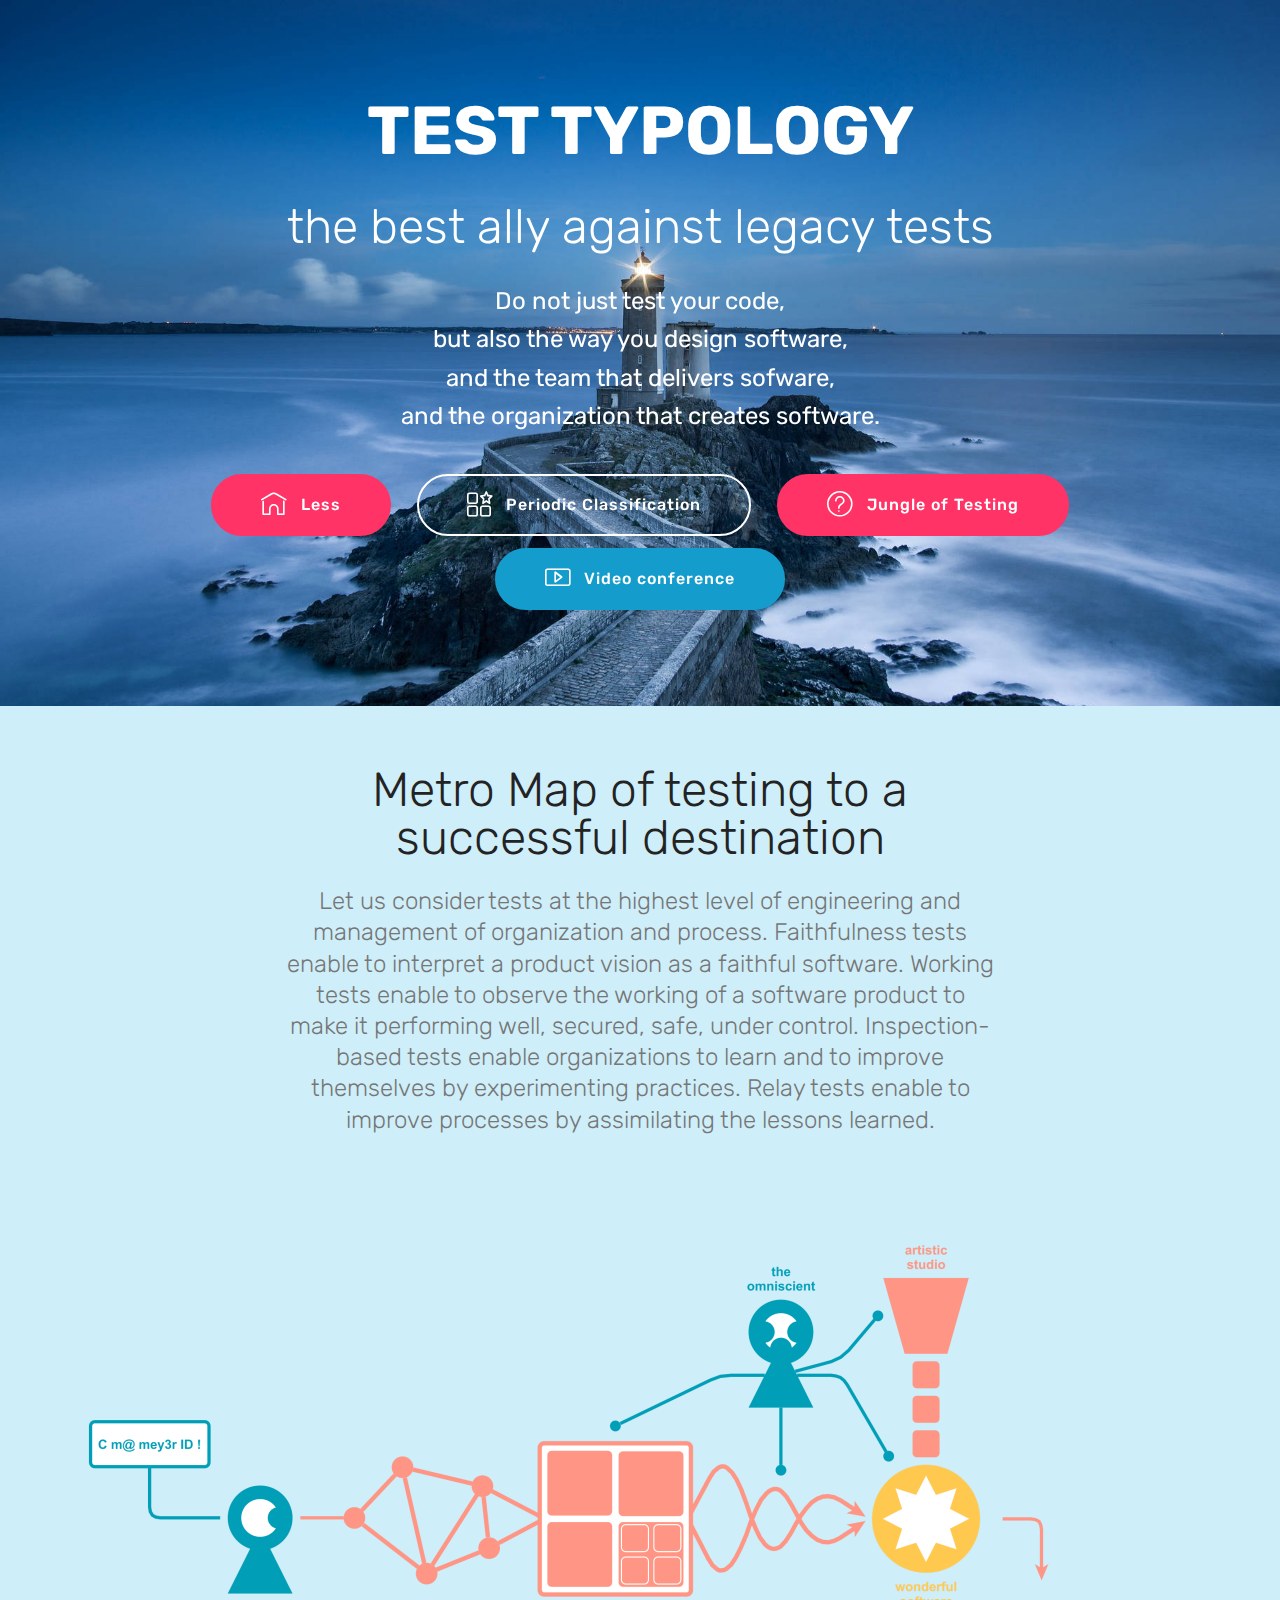
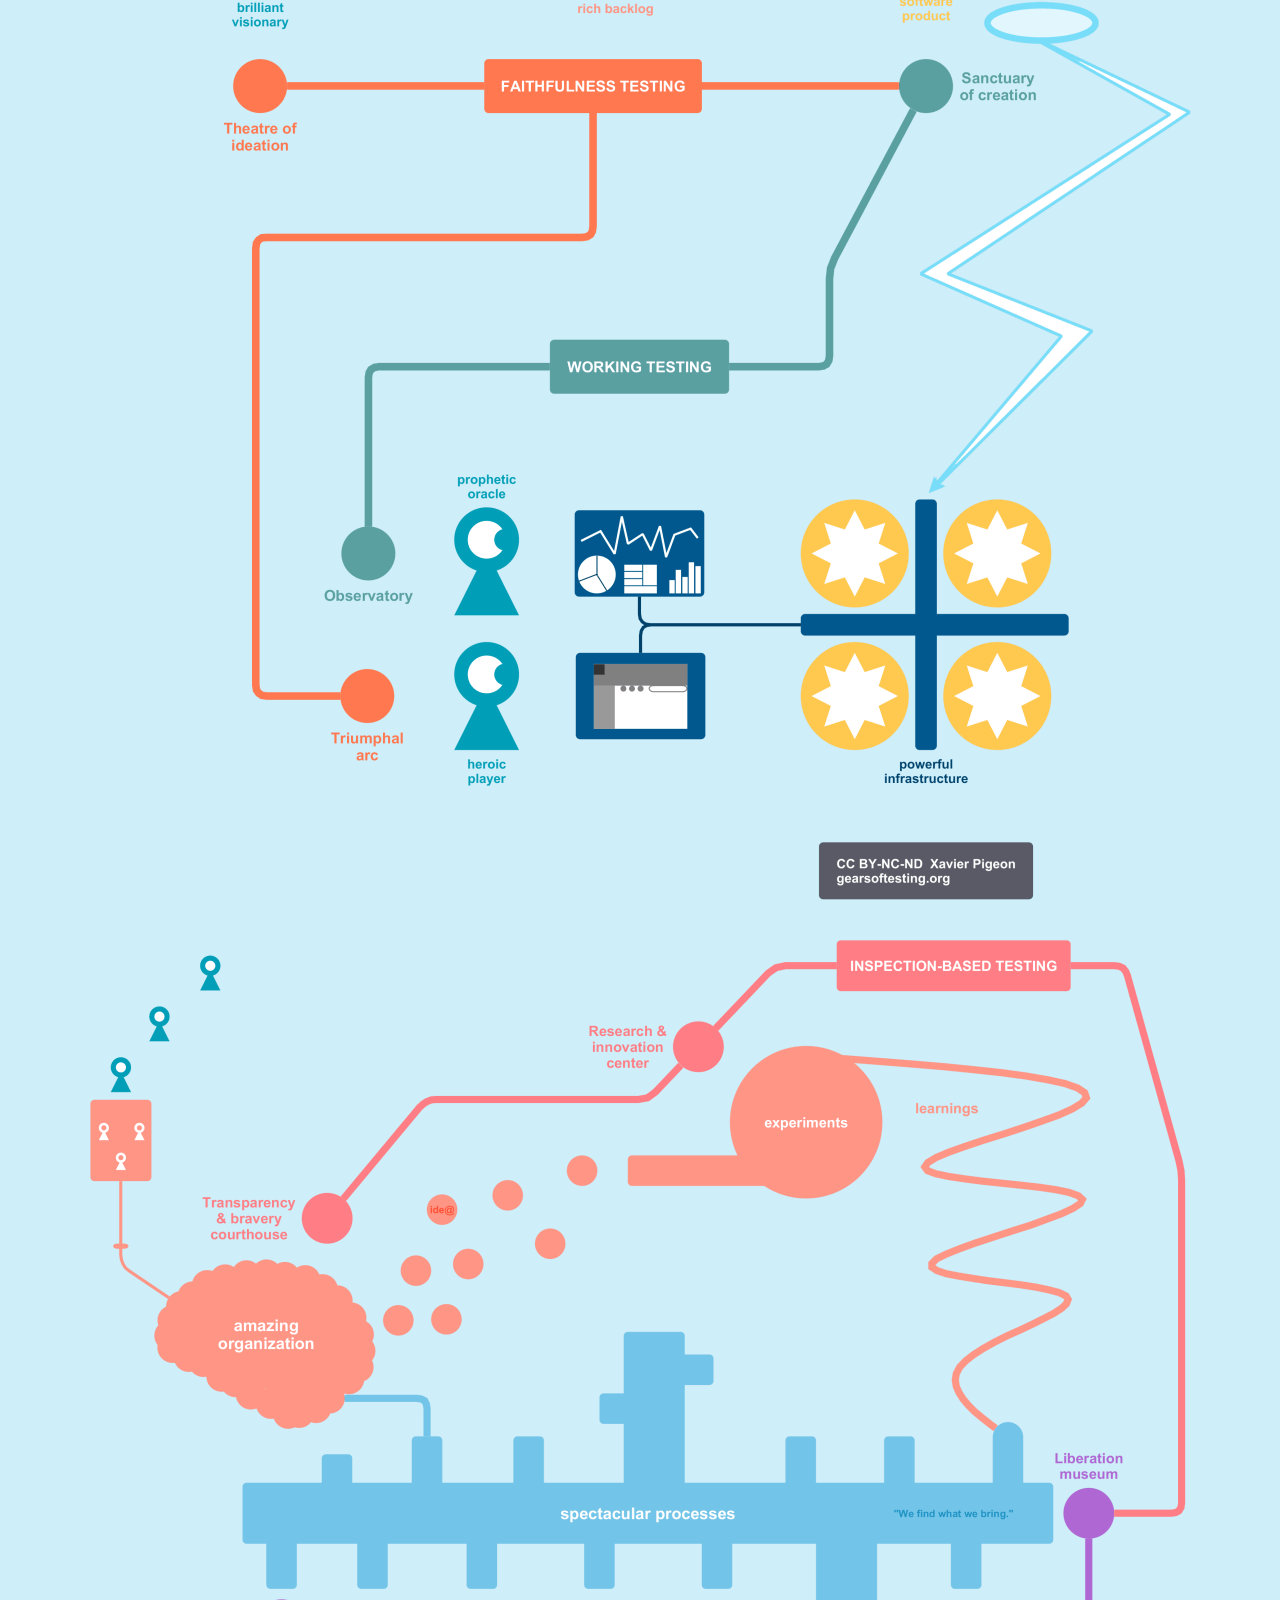
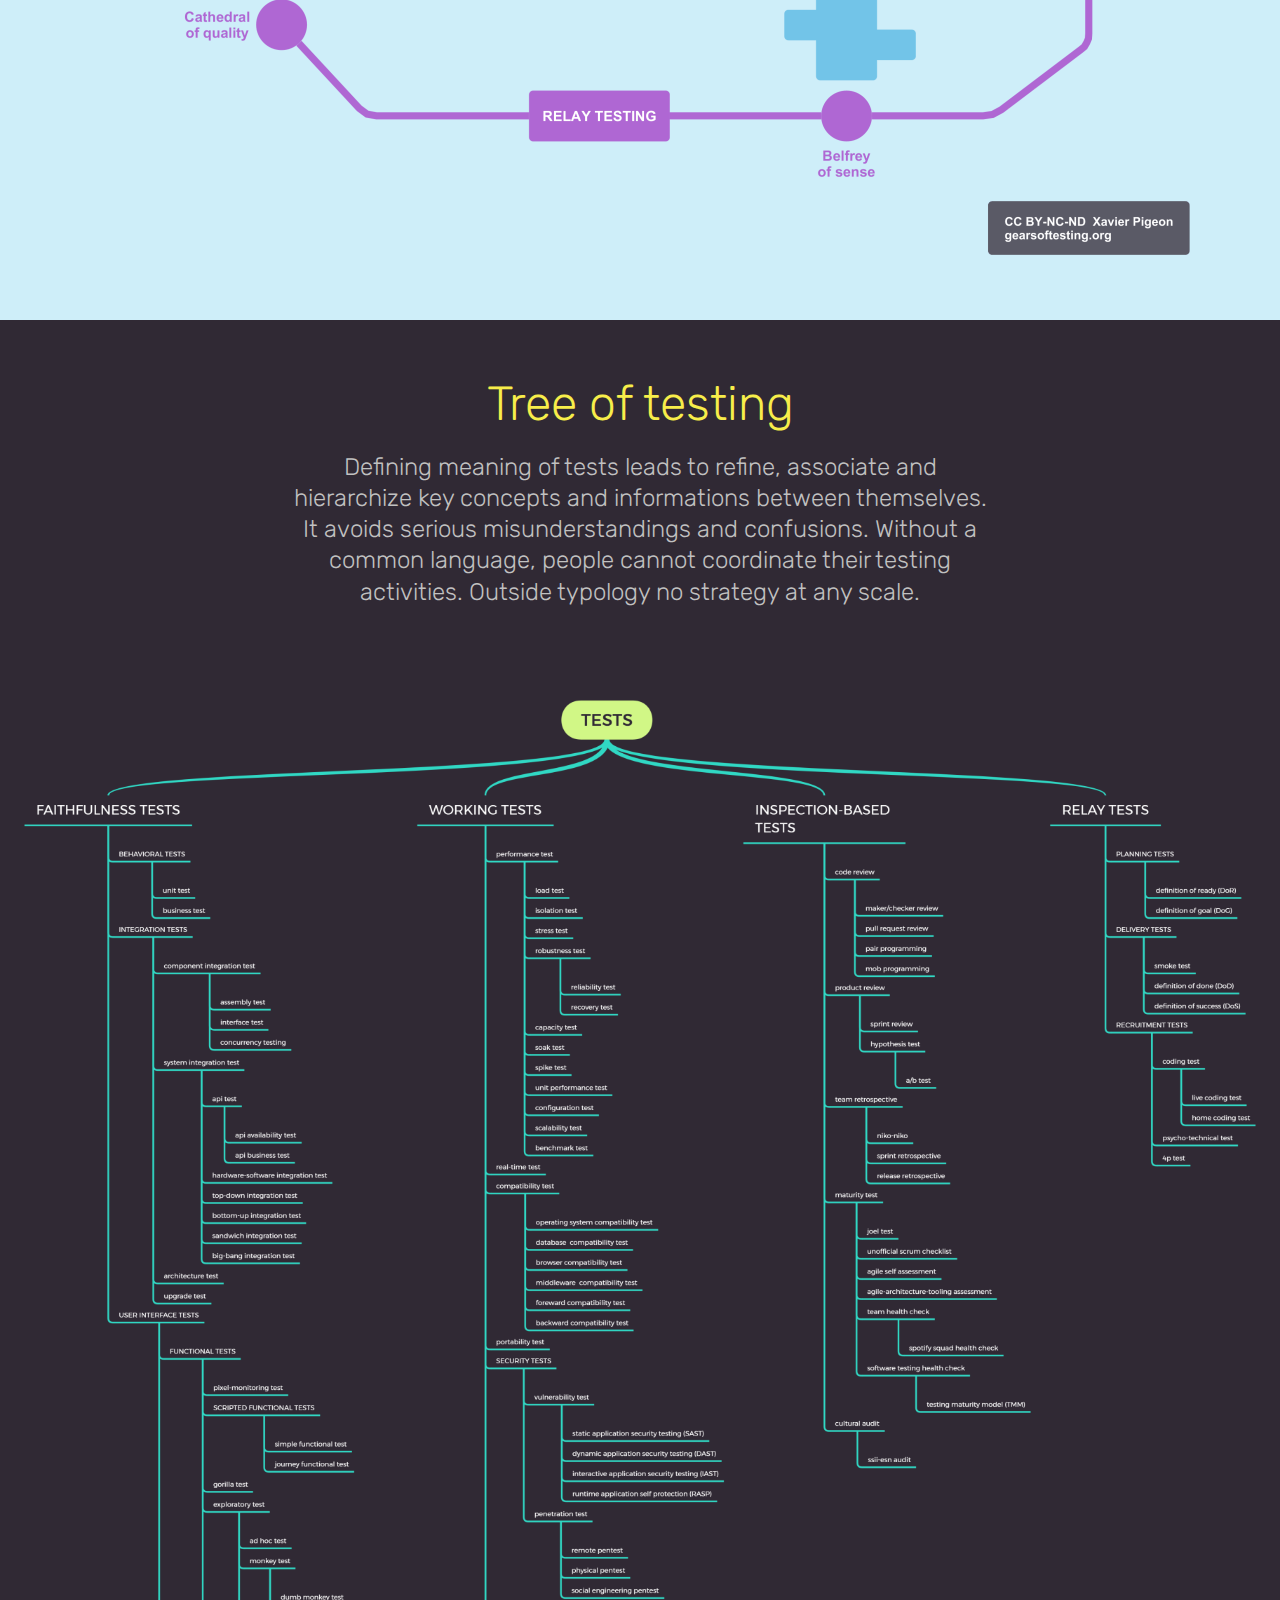
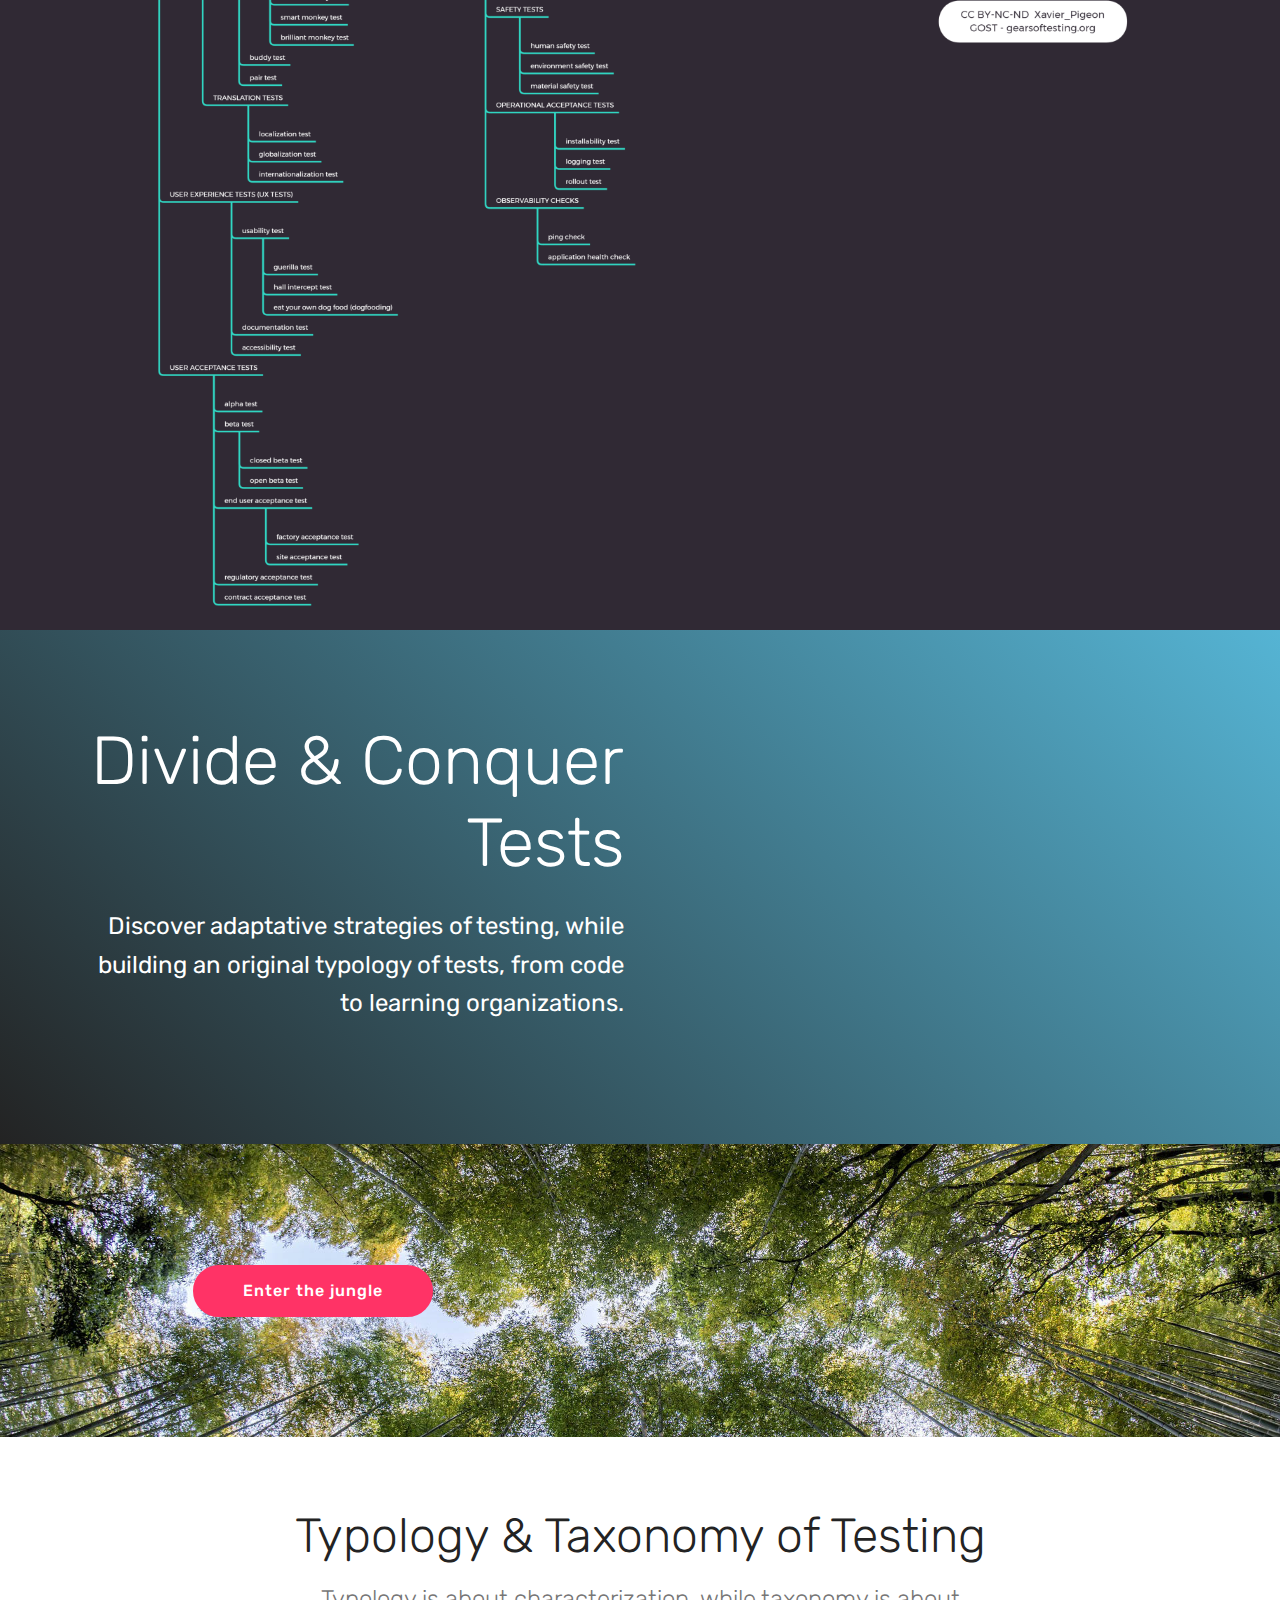
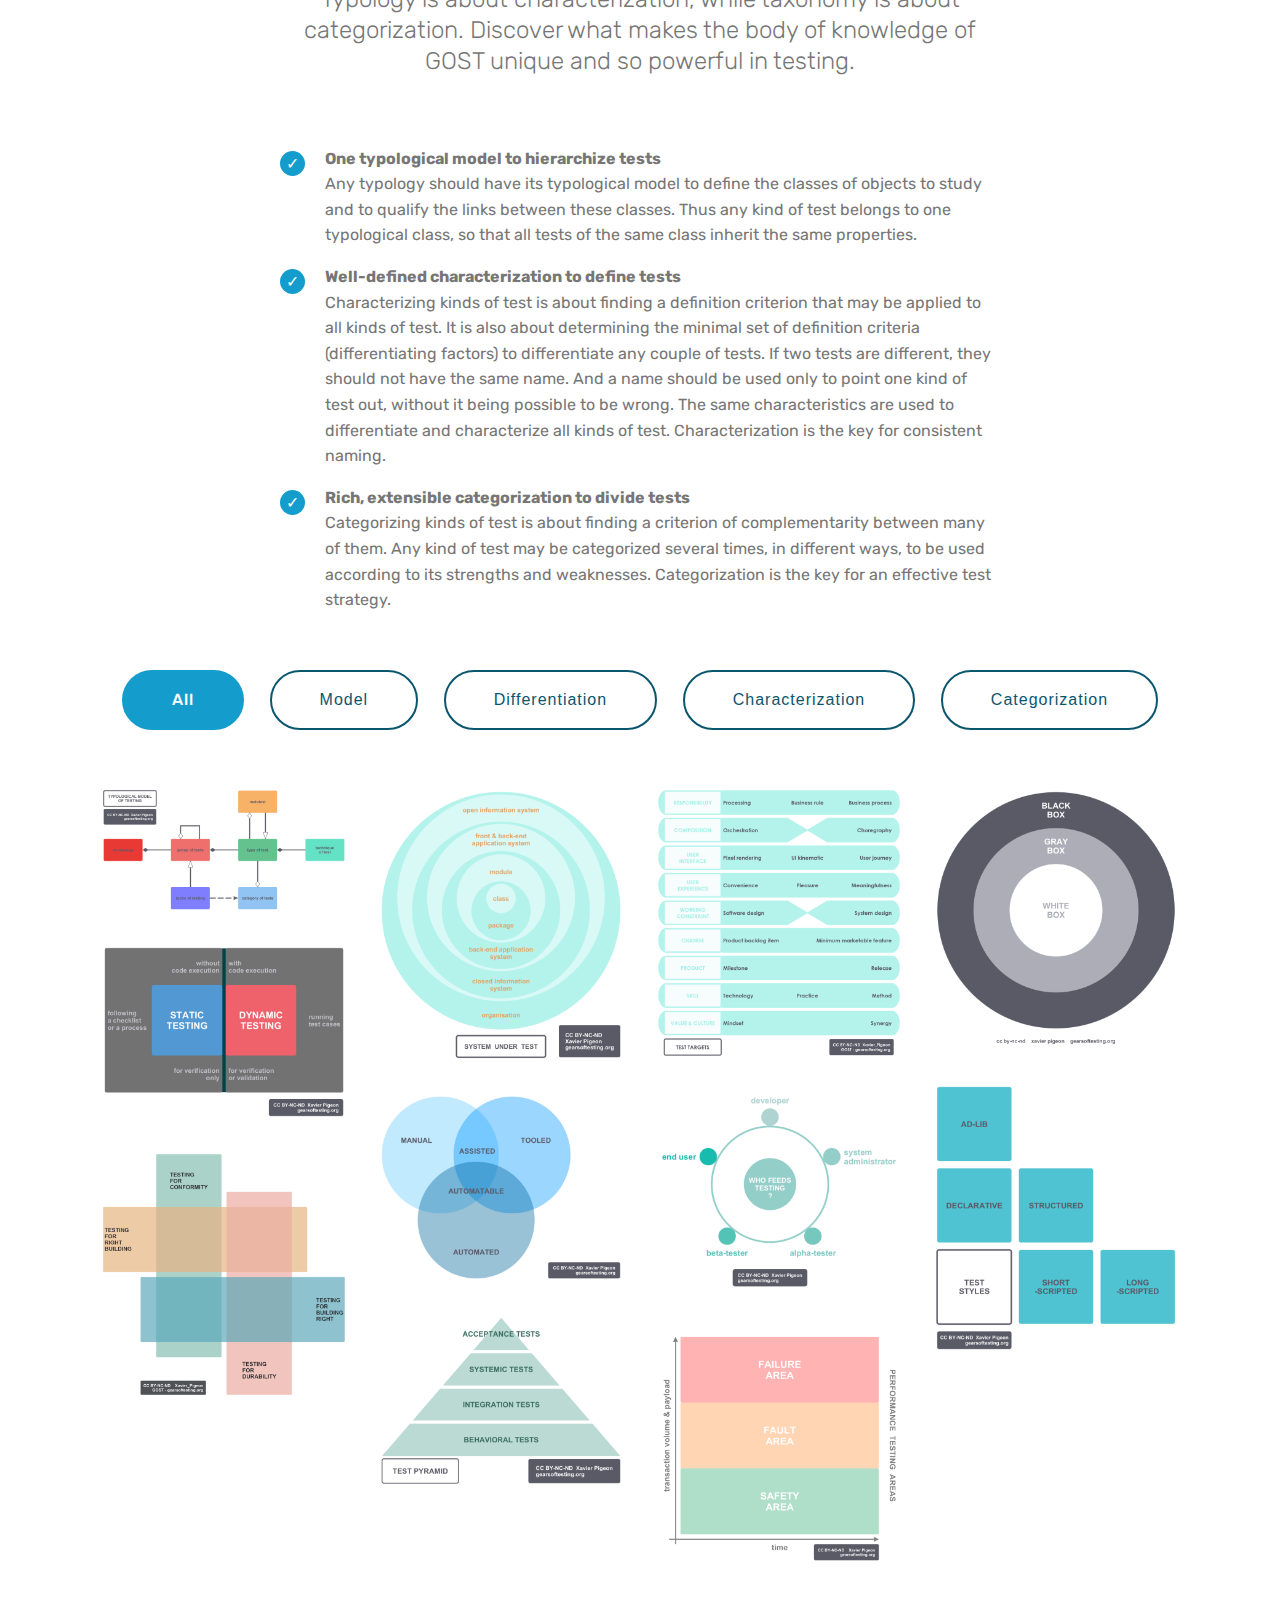
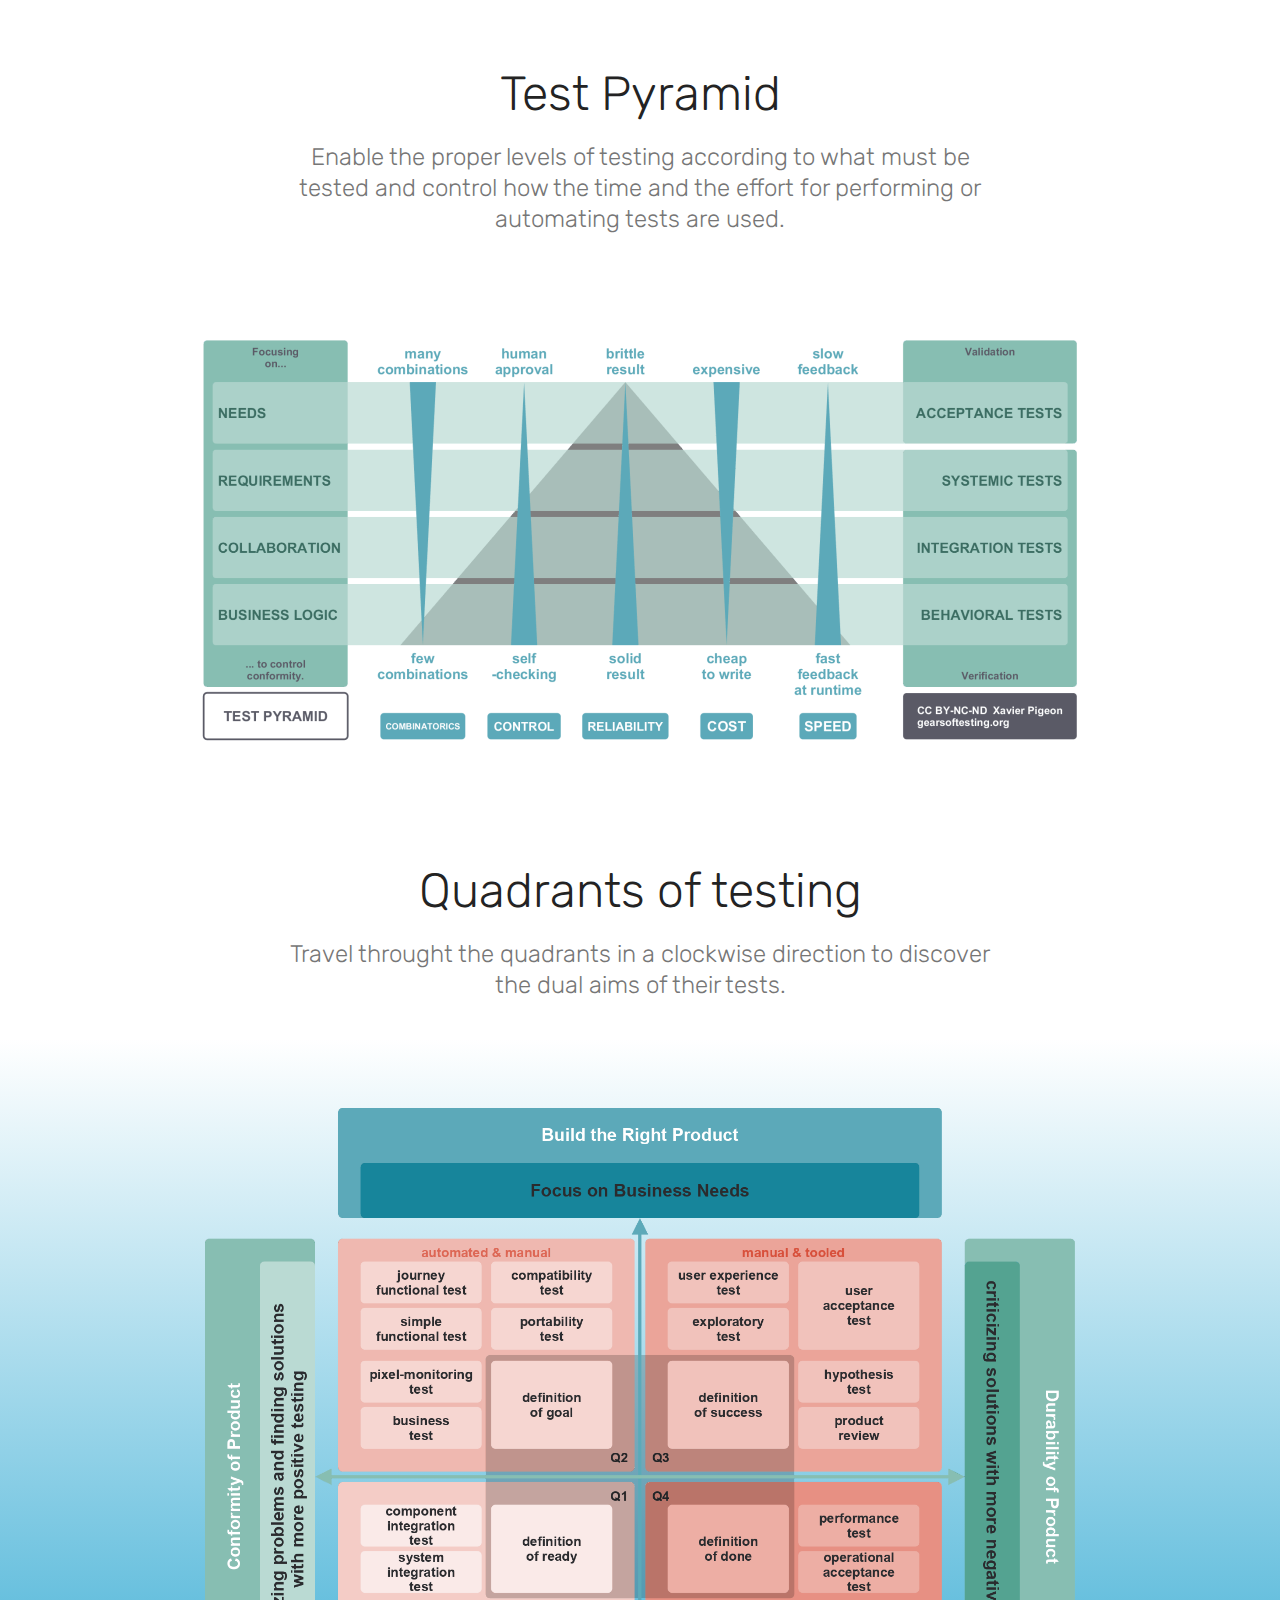
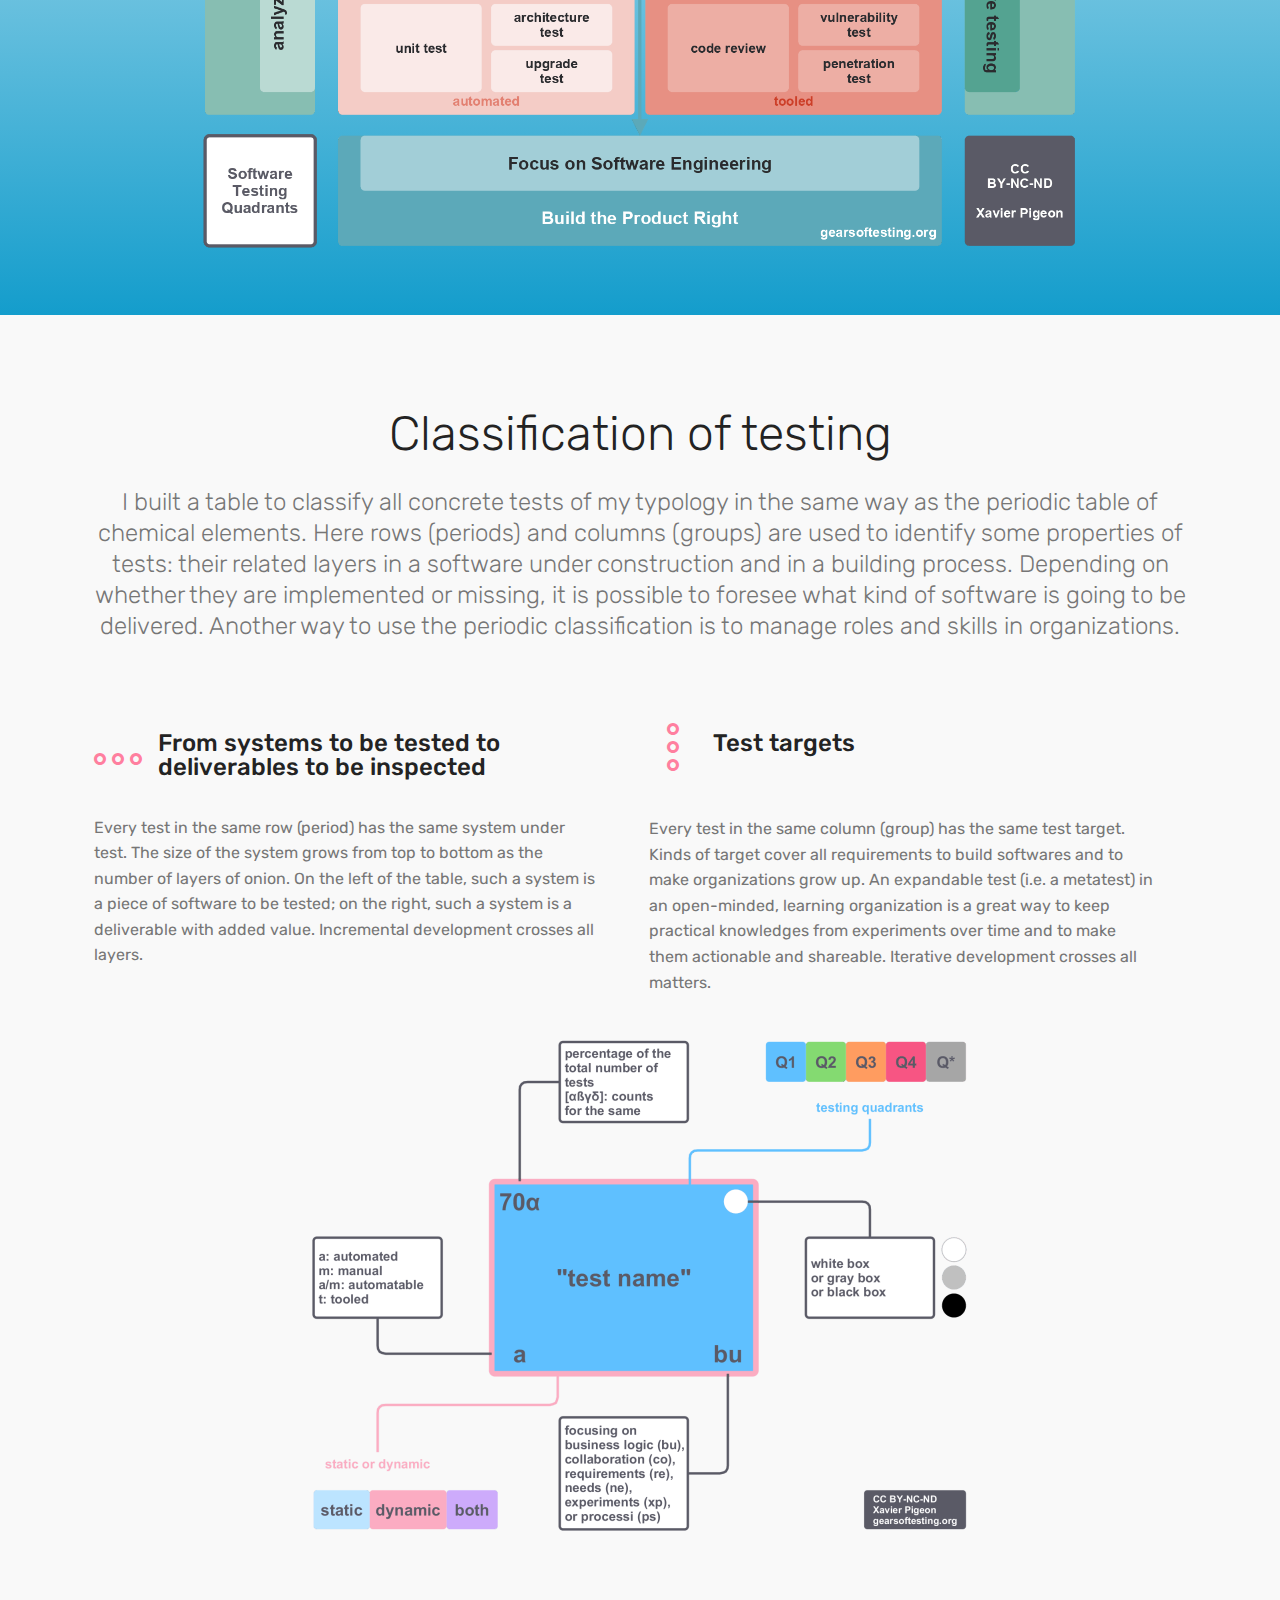
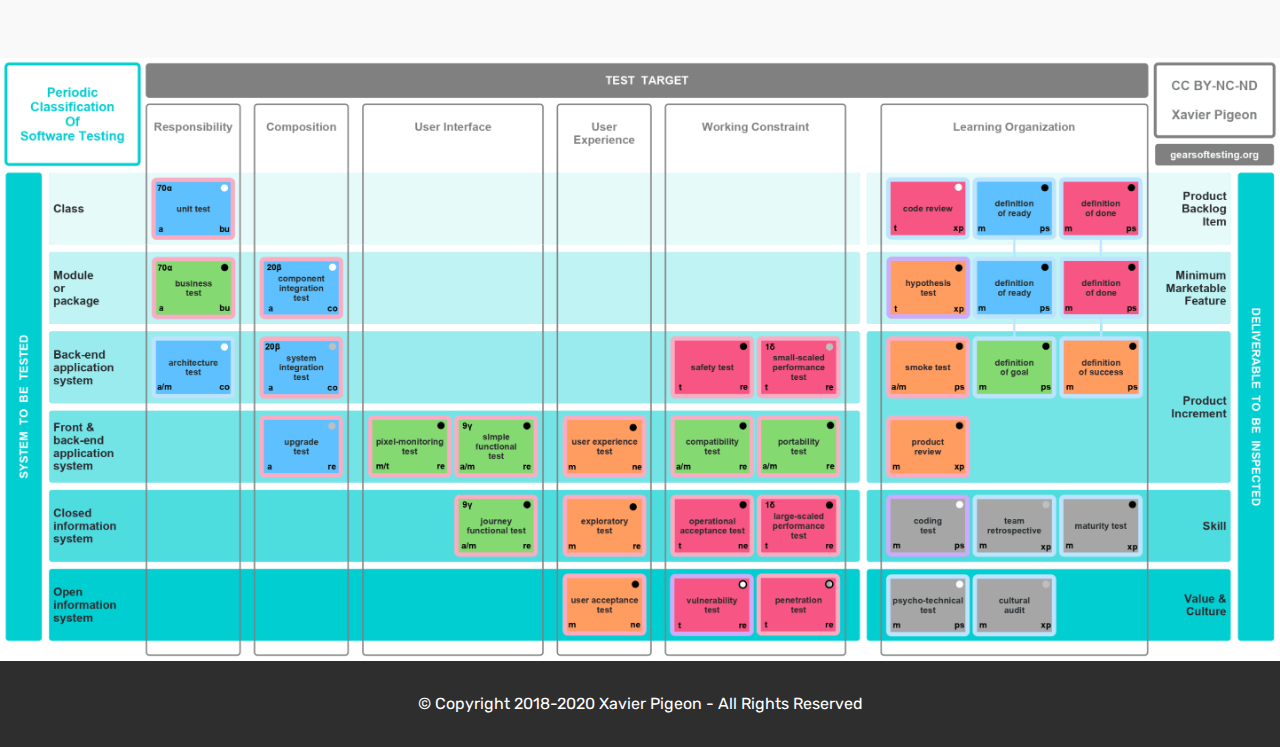
<file: test-typology.html>
<!DOCTYPE html>
<html  >
<head>
  <!-- Site made with Mobirise Website Builder v4.10.7, https://mobirise.com -->
  <meta charset="UTF-8">
  <meta http-equiv="X-UA-Compatible" content="IE=edge">
  <meta name="generator" content="Mobirise v4.10.7, mobirise.com">
  <meta name="viewport" content="width=device-width, initial-scale=1, minimum-scale=1">
  <link rel="shortcut icon" href="assets/images/favicon-70x70.png" type="image/x-icon">
  <meta name="description" content="Test typology of GOST">
  
  <title>Test Typology</title>
  <link rel="stylesheet" href="assets/web/assets/mobirise-icons/mobirise-icons.css">
  <link rel="stylesheet" href="assets/web/assets/mobirise-icons-bold/mobirise-icons-bold.css">
  <link rel="stylesheet" href="assets/tether/tether.min.css">
  <link rel="stylesheet" href="assets/bootstrap/css/bootstrap.min.css">
  <link rel="stylesheet" href="assets/bootstrap/css/bootstrap-grid.min.css">
  <link rel="stylesheet" href="assets/bootstrap/css/bootstrap-reboot.min.css">
  <link rel="stylesheet" href="assets/theme/css/style.css">
  <link rel="stylesheet" href="assets/gallery/style.css">
  <link rel="stylesheet" href="assets/mobirise/css/mbr-additional.css" type="text/css">
  
  
  
</head>
<body>

<!-- Google Analytics -->
<!-- Global site tag (gtag.js) - Google Analytics -->
<script async src="https://www.googletagmanager.com/gtag/js?id=UA-120541603-1"></script>
<script>
  window.dataLayer = window.dataLayer || [];
  function gtag(){dataLayer.push(arguments);}
  gtag('js', new Date());

  gtag('config', 'UA-120541603-1');
</script>
<!-- /Google Analytics -->


  <section class="header1 cid-qUukLYPeP5 mbr-parallax-background" id="header1-13">

    

    

    <div class="container">
        <div class="row justify-content-md-center">
            <div class="mbr-white col-md-10">
                <h1 class="mbr-section-title align-center mbr-bold pb-3 mbr-fonts-style display-1">
                    TEST TYPOLOGY</h1>
                <h3 class="mbr-section-subtitle align-center mbr-light pb-3 mbr-fonts-style display-2">the best ally against legacy tests</h3>
                <p class="mbr-text align-center pb-3 mbr-fonts-style display-5">Do not just test your code,<br>but also the way you design software,<br>and the team that delivers sofware,<br>and the organization that creates software.</p>
                <div class="mbr-section-btn align-center"><a class="btn btn-md btn-secondary display-4" href="index.html#features8-u"><span class="mbrib-home mbr-iconfont mbr-iconfont-btn"></span>Less</a> <a class="btn btn-md btn-white-outline display-4" href="test-typology.html#image2-10"><span class="mbrib-features mbr-iconfont mbr-iconfont-btn"></span>Periodic Classification</a> <a class="btn btn-md btn-secondary display-4" href="jungle-of-testing.html"><span class="mbrib-question mbr-iconfont mbr-iconfont-btn"></span>Jungle of Testing</a> <a class="btn btn-md btn-primary display-4" href="https://youtu.be/ppPhaOM9VA8" target="_blank"><span class="mbrib-video mbr-iconfont mbr-iconfont-btn"></span>Video conference</a></div>
            </div>
        </div>
    </div>

</section>

<section class="engine"><a href="https://mobirise.info/q">free responsive site templates</a></section><section class="mbr-section content4 cid-r7dTsMVxeY" id="content4-3j">

    

    <div class="container">
        <div class="media-container-row">
            <div class="title col-12 col-md-8">
                <h2 class="align-center pb-3 mbr-fonts-style display-2">
                    Metro Map of testing to a successful destination</h2>
                <h3 class="mbr-section-subtitle align-center mbr-light mbr-fonts-style display-5">Let us consider tests at the highest level of engineering and management of organization and process. Faithfulness tests enable to interpret a product vision as a faithful software. Working tests enable to observe the working of a software product to make it performing well, secured, safe, under control. Inspection-based tests enable organizations to learn and to improve themselves by experimenting practices. Relay tests enable to improve processes by assimilating the lessons learned.</h3>
                
            </div>
        </div>
    </div>
</section>

<section class="cid-r7dTxNuEus" id="image2-3k">

    

    <figure class="mbr-figure container">
        <div class="image-block" style="width: 100%;">
            <img src="assets/images/faithfulness-testing-vs-working-testing-1-2220x2542.png" alt="Metro map of testing: faithfulness testing vs working testing" title="">
            
        </div>
    </figure>
</section>

<section class="cid-r7dVLFApGt" id="image2-3n">

    

    <figure class="mbr-figure container">
        <div class="image-block" style="width: 100%;">
            <img src="assets/images/inspection-based-testing-vs-relay-testing-2220x1850.png" alt="Metro map of testing: inspection-based testing vs relay testing" title="">
            
        </div>
    </figure>
</section>

<section class="mbr-section content4 cid-r1RS3OONot" id="content4-2t">

    

    <div class="container">
        <div class="media-container-row">
            <div class="title col-12 col-md-8">
                <h2 class="align-center pb-3 mbr-fonts-style display-2">
                    Tree of testing</h2>
                <h3 class="mbr-section-subtitle align-center mbr-light mbr-fonts-style display-5">
                    Defining meaning of tests leads to refine, associate and hierarchize key concepts and informations between themselves. It avoids serious misunderstandings and confusions. Without a common language, people cannot coordinate their testing activities. Outside typology no strategy at any scale.</h3>
                
            </div>
        </div>
    </div>
</section>

<section class="cid-qUtWlstmVm" id="image2-x">

    

    <figure class="mbr-figure">
        <div class="image-block" style="width: 100%;">
            <img src="assets/images/tests-3650x4432.png" alt="Typological tree of testing" title="">
            
        </div>
    </figure>
</section>

<section class="header7 cid-qVrHCYoMEC" id="header7-15">

    

    

    <div class="container">
        <div class="media-container-row">

            <div class="media-content align-right">
                <h1 class="mbr-section-title mbr-white pb-3 mbr-fonts-style display-1">Divide &amp; Conquer Tests</h1>
                <div class="mbr-section-text mbr-white pb-3">
                    <p class="mbr-text mbr-fonts-style display-5">Discover adaptative strategies of testing, while building an original typology of tests, from code to learning organizations.</p>
                </div>
                
            </div>

            <div class="mbr-figure" style="width: 100%;"><iframe class="mbr-embedded-video" src="https://www.youtube.com/embed/ppPhaOM9VA8?rel=0&amp;amp;showinfo=0&amp;autoplay=0&amp;loop=0" width="1280" height="720" frameborder="0" allowfullscreen></iframe></div>

        </div>
    </div>
</section>

<section class="mbr-section info3 cid-rb0Cu6Rux9" id="info3-44">

    

    

    <div class="container">
        <div class="row justify-content-center">
            <div class="media-container-column title col-12 col-md-10">
                
                
                
                <div class="mbr-section-btn align-left py-4"><a class="btn btn-secondary display-4" href="jungle-of-testing.html">Enter the jungle</a></div>
            </div>
        </div>
    </div>
</section>

<section class="mbr-section content4 cid-rAylRZ4dNm" id="content4-78">

    

    <div class="container">
        <div class="media-container-row">
            <div class="title col-12 col-md-8">
                <h2 class="align-center pb-3 mbr-fonts-style display-2">
                    Typology &amp; Taxonomy of Testing</h2>
                <h3 class="mbr-section-subtitle align-center mbr-light mbr-fonts-style display-5">
                    Typology is about characterization, while taxonomy is about categorization. Discover what makes the body of knowledge of GOST unique and so powerful in testing.</h3>
                
            </div>
        </div>
    </div>
</section>

<section class="mbr-section article content12 cid-rAt7paNSob" id="content12-77">
     

    <div class="container">
        <div class="media-container-row">
            <div class="mbr-text counter-container col-12 col-md-8 mbr-fonts-style display-7">
                <ul>
                    <li><strong>One typological model to hierarchize tests</strong><br>Any typology should have its typological model to define the classes of objects to study and to qualify the links between these classes. Thus any kind of test belongs to one typological class, so that all tests of the same class inherit the same properties.</li><li><strong>Well-defined characterization to define tests</strong><br>Characterizing kinds of test is about finding a definition criterion that may be applied to all kinds of test. It is also about determining the minimal set of definition criteria (differentiating factors) to differentiate any couple of tests. If two tests are different, they should not have the same name. And a name should be used only to point one kind of test out, without it being possible to be wrong. The same characteristics are used to differentiate and characterize all kinds of test. Characterization is the key for consistent naming.</li><li><strong>Rich, extensible categorization to divide tests</strong><br>Categorizing kinds of test is about finding a criterion of complementarity between many of them. Any kind of test may be categorized several times, in different ways, to be used according to its strengths and weaknesses. Categorization is the key for an effective test strategy.</li>
                </ul>
            </div>
        </div>
    </div>
</section>

<section class="mbr-gallery mbr-slider-carousel cid-qUu1pdxssz" id="gallery2-y">

    

    <div class="container">
        <div><!-- Filter --><div class="mbr-gallery-filter container gallery-filter-active"><ul buttons="0"><li class="mbr-gallery-filter-all"><a class="btn btn-md btn-primary-outline active display-7" href="">All</a></li></ul></div><!-- Gallery --><div class="mbr-gallery-row"><div class="mbr-gallery-layout-default"><div><div><div class="mbr-gallery-item mbr-gallery-item--p2" data-video-url="false" data-tags="Model"><div href="#lb-gallery2-y" data-slide-to="0" data-toggle="modal"><img src="assets/images/typological-model-of-testing-1500x762-800x406.png" alt="Typological model of testing" title=""><span class="icon-focus"></span></div></div><div class="mbr-gallery-item mbr-gallery-item--p2" data-video-url="false" data-tags="Differentiation,Characterization"><div href="#lb-gallery2-y" data-slide-to="1" data-toggle="modal"><img src="assets/images/system-under-test-en-1064x1186-800x892.png" alt="System under test" title=""><span class="icon-focus"></span></div></div><div class="mbr-gallery-item mbr-gallery-item--p2" data-video-url="false" data-tags="Differentiation,Characterization"><div href="#lb-gallery2-y" data-slide-to="2" data-toggle="modal"><img src="assets/images/test-targets-1474x1626-800x882.png" alt="Test targets" title=""><span class="icon-focus"></span></div></div><div class="mbr-gallery-item mbr-gallery-item--p2" data-video-url="false" data-tags="Categorization"><div href="#lb-gallery2-y" data-slide-to="3" data-toggle="modal"><img src="assets/images/box-black-gray-white-circular-954x1024-800x859.png" alt="White, gray or black box" title=""><span class="icon-focus"></span></div></div><div class="mbr-gallery-item mbr-gallery-item--p2" data-video-url="false" data-tags="Characterization"><div href="#lb-gallery2-y" data-slide-to="4" data-toggle="modal"><img src="assets/images/static-vs-dynamic-testing-1046x750-800x574.png" alt="Static vs dynamic testing" title=""><span class="icon-focus"></span></div></div><div class="mbr-gallery-item mbr-gallery-item--p2" data-video-url="false" data-tags="Characterization"><div href="#lb-gallery2-y" data-slide-to="5" data-toggle="modal"><img src="assets/images/test-styles-994x1094-800x880.png" alt="Test styles: ad-lib, structured, short-scripted, long-scripted" title=""><span class="icon-focus"></span></div></div><div class="mbr-gallery-item mbr-gallery-item--p2" data-video-url="false" data-tags="Characterization"><div href="#lb-gallery2-y" data-slide-to="6" data-toggle="modal"><img src="assets/images/who-feeds-testing-846x696-800x658.png" alt="Who feeds testing? Who are testers?" title=""><span class="icon-focus"></span></div></div><div class="mbr-gallery-item mbr-gallery-item--p2" data-video-url="false" data-tags="Categorization"><div href="#lb-gallery2-y" data-slide-to="7" data-toggle="modal"><img src="assets/images/manual-tooled-automated-1094x842-800x616.png" alt="Testing: manual, tooled, automated" title=""><span class="icon-focus"></span></div></div><div class="mbr-gallery-item mbr-gallery-item--p2" data-video-url="false" data-tags="Categorization"><div href="#lb-gallery2-y" data-slide-to="8" data-toggle="modal"><img src="assets/images/testing-positive-negative-synthetic-analytical-1928x1930-800x801.png" alt="Testing for 4 matters" title=""><span class="icon-focus"></span></div></div><div class="mbr-gallery-item mbr-gallery-item--p2" data-video-url="false" data-tags="Categorization"><div href="#lb-gallery2-y" data-slide-to="9" data-toggle="modal"><img src="assets/images/test-pyramid-with-4-stages-1062x752-800x566.png" alt="Test Pyramid with 4 stages" title=""><span class="icon-focus"></span></div></div><div class="mbr-gallery-item mbr-gallery-item--p2" data-video-url="false" data-tags="Categorization"><div href="#lb-gallery2-y" data-slide-to="10" data-toggle="modal"><img src="assets/images/performance-testing-areas-1488x1452-800x781.png" alt="Performance testing areas" title=""><span class="icon-focus"></span></div></div></div></div><div class="clearfix"></div></div></div><!-- Lightbox --><div data-app-prevent-settings="" class="mbr-slider modal fade carousel slide" tabindex="-1" data-keyboard="true" data-interval="false" id="lb-gallery2-y"><div class="modal-dialog"><div class="modal-content"><div class="modal-body"><div class="carousel-inner"><div class="carousel-item"><img src="assets/images/typological-model-of-testing-1500x762.png" alt="Typological model of testing" title=""></div><div class="carousel-item"><img src="assets/images/system-under-test-en-1064x1186.png" alt="System under test" title=""></div><div class="carousel-item active"><img src="assets/images/test-targets-1474x1626.png" alt="Test targets" title=""></div><div class="carousel-item"><img src="assets/images/box-black-gray-white-circular-954x1024.png" alt="White, gray or black box" title=""></div><div class="carousel-item"><img src="assets/images/static-vs-dynamic-testing-1046x750.png" alt="Static vs dynamic testing" title=""></div><div class="carousel-item"><img src="assets/images/test-styles-994x1094.png" alt="Test styles: ad-lib, structured, short-scripted, long-scripted" title=""></div><div class="carousel-item"><img src="assets/images/who-feeds-testing-846x696.png" alt="Who feeds testing? Who are testers?" title=""></div><div class="carousel-item"><img src="assets/images/manual-tooled-automated-1094x842.png" alt="Testing: manual, tooled, automated" title=""></div><div class="carousel-item"><img src="assets/images/testing-positive-negative-synthetic-analytical-1928x1930.png" alt="Testing for 4 matters" title=""></div><div class="carousel-item"><img src="assets/images/test-pyramid-with-4-stages-1062x752.png" alt="Test Pyramid with 4 stages" title=""></div><div class="carousel-item"><img src="assets/images/performance-testing-areas-1488x1452.png" alt="Performance testing areas" title=""></div></div><a class="carousel-control carousel-control-prev" role="button" data-slide="prev" href="#lb-gallery2-y"><span class="mbri-left mbr-iconfont" aria-hidden="true"></span><span class="sr-only">Previous</span></a><a class="carousel-control carousel-control-next" role="button" data-slide="next" href="#lb-gallery2-y"><span class="mbri-right mbr-iconfont" aria-hidden="true"></span><span class="sr-only">Next</span></a><a class="close" href="#" role="button" data-dismiss="modal"><span class="sr-only">Close</span></a></div></div></div></div></div>
    </div>

</section>

<section class="mbr-section content4 cid-ra2jhMkzTj" id="content4-3o">

    

    <div class="container">
        <div class="media-container-row">
            <div class="title col-12 col-md-8">
                <h2 class="align-center pb-3 mbr-fonts-style display-2">
                    Test Pyramid</h2>
                <h3 class="mbr-section-subtitle align-center mbr-light mbr-fonts-style display-5">
                    Enable the proper levels of testing according to what must be tested and control how the time and the effort for performing or automating tests are used.</h3>
                
            </div>
        </div>
    </div>
</section>

<section class="cid-r7dUqekX9o" id="image3-3m">

    

    <figure class="mbr-figure container">
            <div class="image-block" style="width: 80%;">
                <img src="assets/images/test-pyramid-1776x827.png" width="1400" alt="Test Pyramid: validation vs verification" title="">
                
            </div>
    </figure>
</section>

<section class="mbr-section content4 cid-r1S09ZhVQ4" id="content4-2u">

    

    <div class="container">
        <div class="media-container-row">
            <div class="title col-12 col-md-8">
                <h2 class="align-center pb-3 mbr-fonts-style display-2">
                    Quadrants of testing</h2>
                <h3 class="mbr-section-subtitle align-center mbr-light mbr-fonts-style display-5">
                    Travel throught the quadrants in a clockwise direction to discover the dual aims of their tests.</h3>
                
            </div>
        </div>
    </div>
</section>

<section class="cid-qUueBAJ4Bd" id="image3-11">

    

    <figure class="mbr-figure container">
            <div class="image-block" style="width: 80%;">
                <img src="assets/images/software-testing-quadrants-1-1612x1372.png" width="1400" alt="Software Testing Quadrants" title="">
                
            </div>
    </figure>
</section>

<section class="features14 cid-r1QSYTg5xM" id="features14-2s">
    
    

    
    <div class="container align-center">
        <h2 class="mbr-section-title pb-3 mbr-fonts-style display-2">Classification of testing</h2>
        <h3 class="mbr-section-subtitle pb-5 mbr-fonts-style display-5">I built a table to classify all concrete tests of my typology in the same way as the periodic table of chemical elements. Here rows (periods) and columns (groups) are used to identify some properties of tests: their related layers in a software under construction and in a building process. Depending on whether they are implemented or missing, it is possible to foresee what kind of software is going to be delivered. Another way to use the periodic classification is to manage roles and skills in organizations.</h3>
        <div class="media-container-column">
            <div class="row justify-content-center">
                <div class="card p-4 col-12 col-md-6">
                    <div class="media pb-3">
                        <div class="card-img align-self-center">
                            <span class="mbr-iconfont mbrib-more-horizontal" style="color: rgb(255, 127, 159); fill: rgb(255, 127, 159);"></span>
                        </div>
                        <div class="media-body">
                            <h4 class="card-title py-2 align-left mbr-fonts-style display-5">From systems to be tested to deliverables to be inspected</h4>
                        </div>
                    </div>                
                    <div class="card-box align-left">
                        <p class="mbr-text mbr-fonts-style display-7">
                           Every test in the same row (period) has the same system under test. The size of the system grows from top to bottom as the number of layers of onion. On the left of the table, such a system is a piece of software to be tested; on the right, such a system is a deliverable with added value. Incremental development crosses all layers.</p>
                    </div>
                </div>

                <div class="card p-4 col-12 col-md-6">
                <div class="media pb-3">
                    <div class="card-img align-self-center">
                        <span class="mbr-iconfont mbrib-more-vertical" style="color: rgb(255, 127, 159); fill: rgb(255, 127, 159);"></span>
                    </div>
                    <div class="media-body">
                        <h4 class="card-title py-2 align-left mbr-fonts-style display-5">Test targets</h4>
                    </div>
                </div>
                    <div class="card-box align-left">
                        <p class="mbr-text mbr-fonts-style display-7">
                            <br>Every test in the same column (group) has the same test target. Kinds of target cover all requirements to build softwares and to make organizations grow up. An expandable test (i.e. a metatest) in an open-minded, learning organization is a great way to keep practical knowledges from experiments over time and to make them actionable and shareable. Iterative development crosses all matters.</p>
                    </div>
                </div>

                

                
            </div>
            <div class="media-container-row image-row">
                <div class="mbr-figure" style="width: 60%;">
                    <img src="assets/images/cell-of-periodic-classification-1332x1002.png" alt="Cell of the periodic classification of software testing" title="">
                </div>
            </div>
        </div>
    </div>
</section>

<section class="cid-qUuegFpfcr" id="image2-10">

    

    <figure class="mbr-figure">
        <div class="image-block" style="width: 100%;">
            <img src="assets/images/periodic-classification-of-software-testing-2886x1359.png" alt="Periodic Classification Of Software Testing" title="">
            
        </div>
    </figure>
</section>

<section once="" class="cid-qRuggtLoj0" id="footer6-w">

    

    

    <div class="container">
        <div class="media-container-row align-center mbr-white">
            <div class="col-12">
                <p class="mbr-text mb-0 mbr-fonts-style display-7">
                    © Copyright 2018-2020 Xavier Pigeon - All Rights Reserved
                </p>
            </div>
        </div>
    </div>
</section>


  <script src="assets/web/assets/jquery/jquery.min.js"></script>
  <script src="assets/tether/tether.min.js"></script>
  <script src="assets/popper/popper.min.js"></script>
  <script src="assets/bootstrap/js/bootstrap.min.js"></script>
  <script src="assets/parallax/jarallax.min.js"></script>
  <script src="assets/masonry/masonry.pkgd.min.js"></script>
  <script src="assets/imagesloaded/imagesloaded.pkgd.min.js"></script>
  <script src="assets/smoothscroll/smooth-scroll.js"></script>
  <script src="assets/vimeoplayer/jquery.mb.vimeo_player.js"></script>
  <script src="assets/bootstrapcarouselswipe/bootstrap-carousel-swipe.js"></script>
  <script src="assets/theme/js/script.js"></script>
  <script src="assets/gallery/player.min.js"></script>
  <script src="assets/gallery/script.js"></script>
  <script src="assets/slidervideo/script.js"></script>
  
  
</body>
</html>
</file>
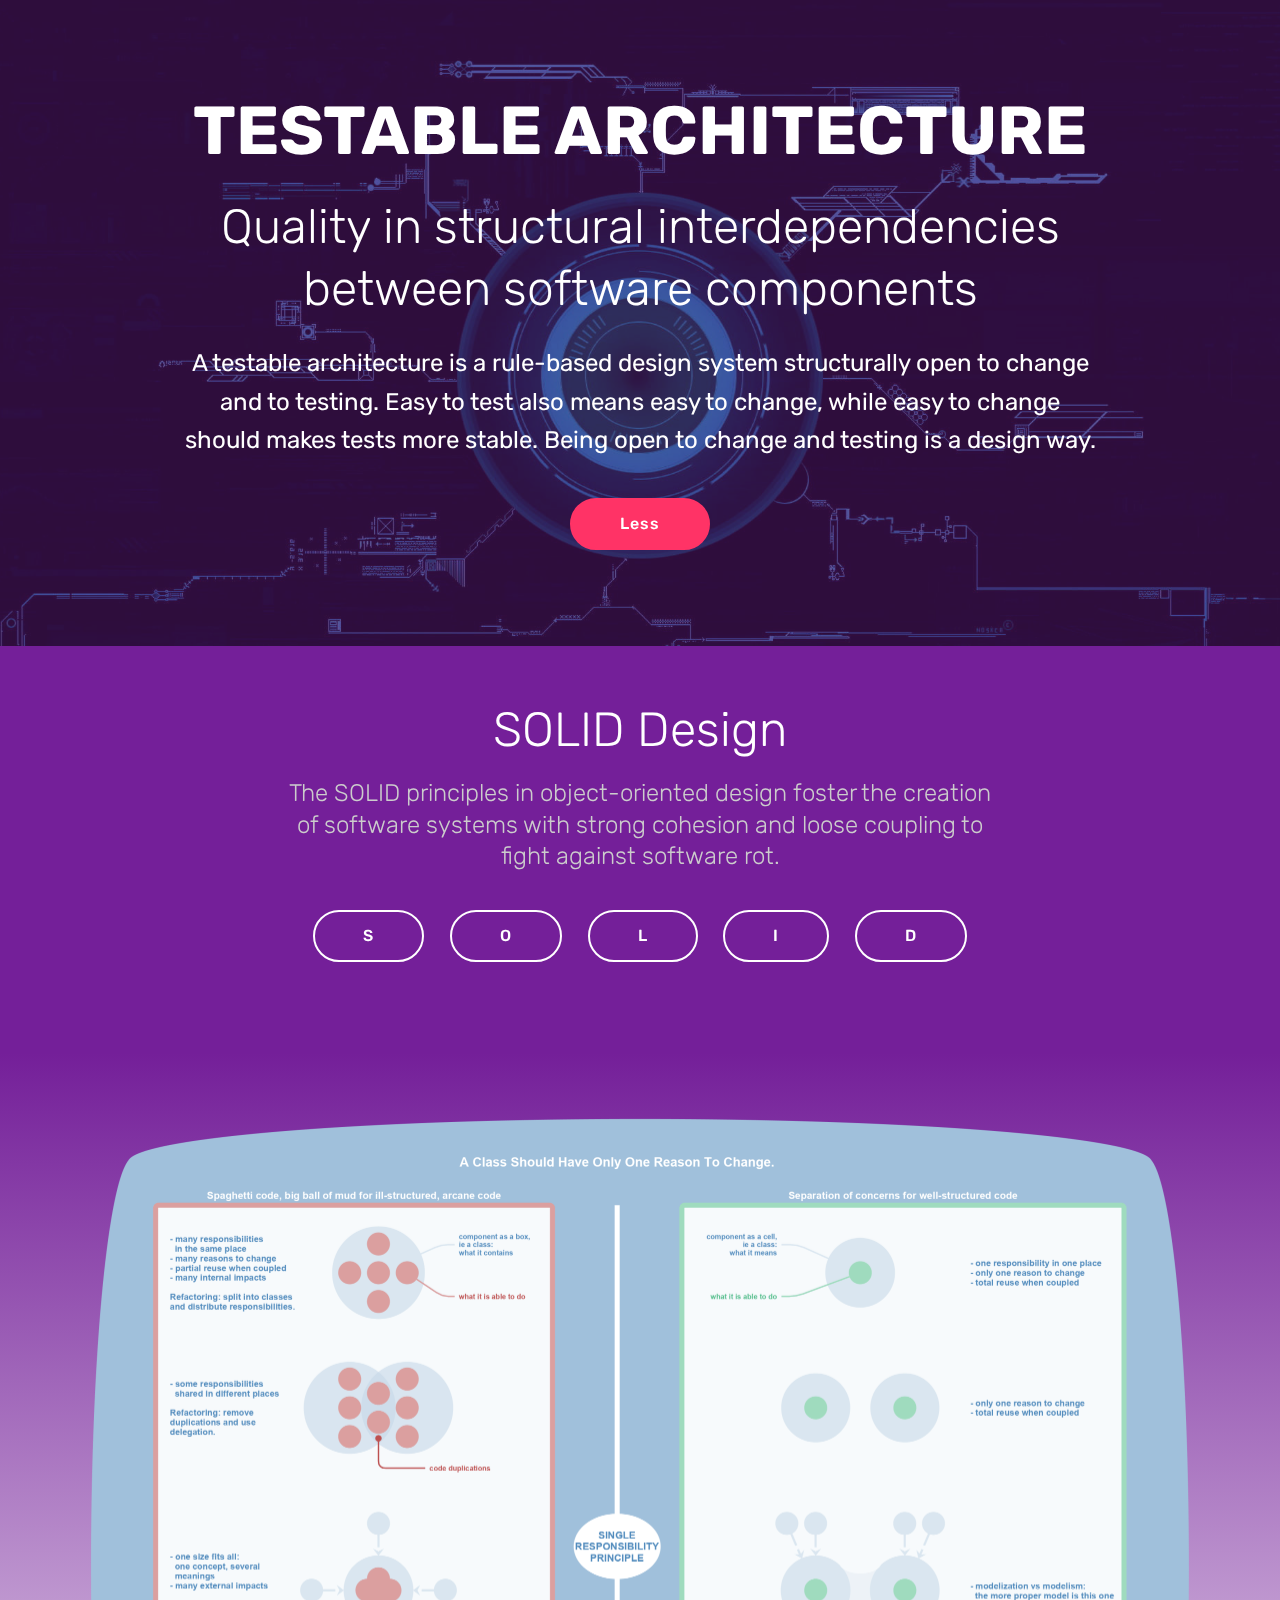
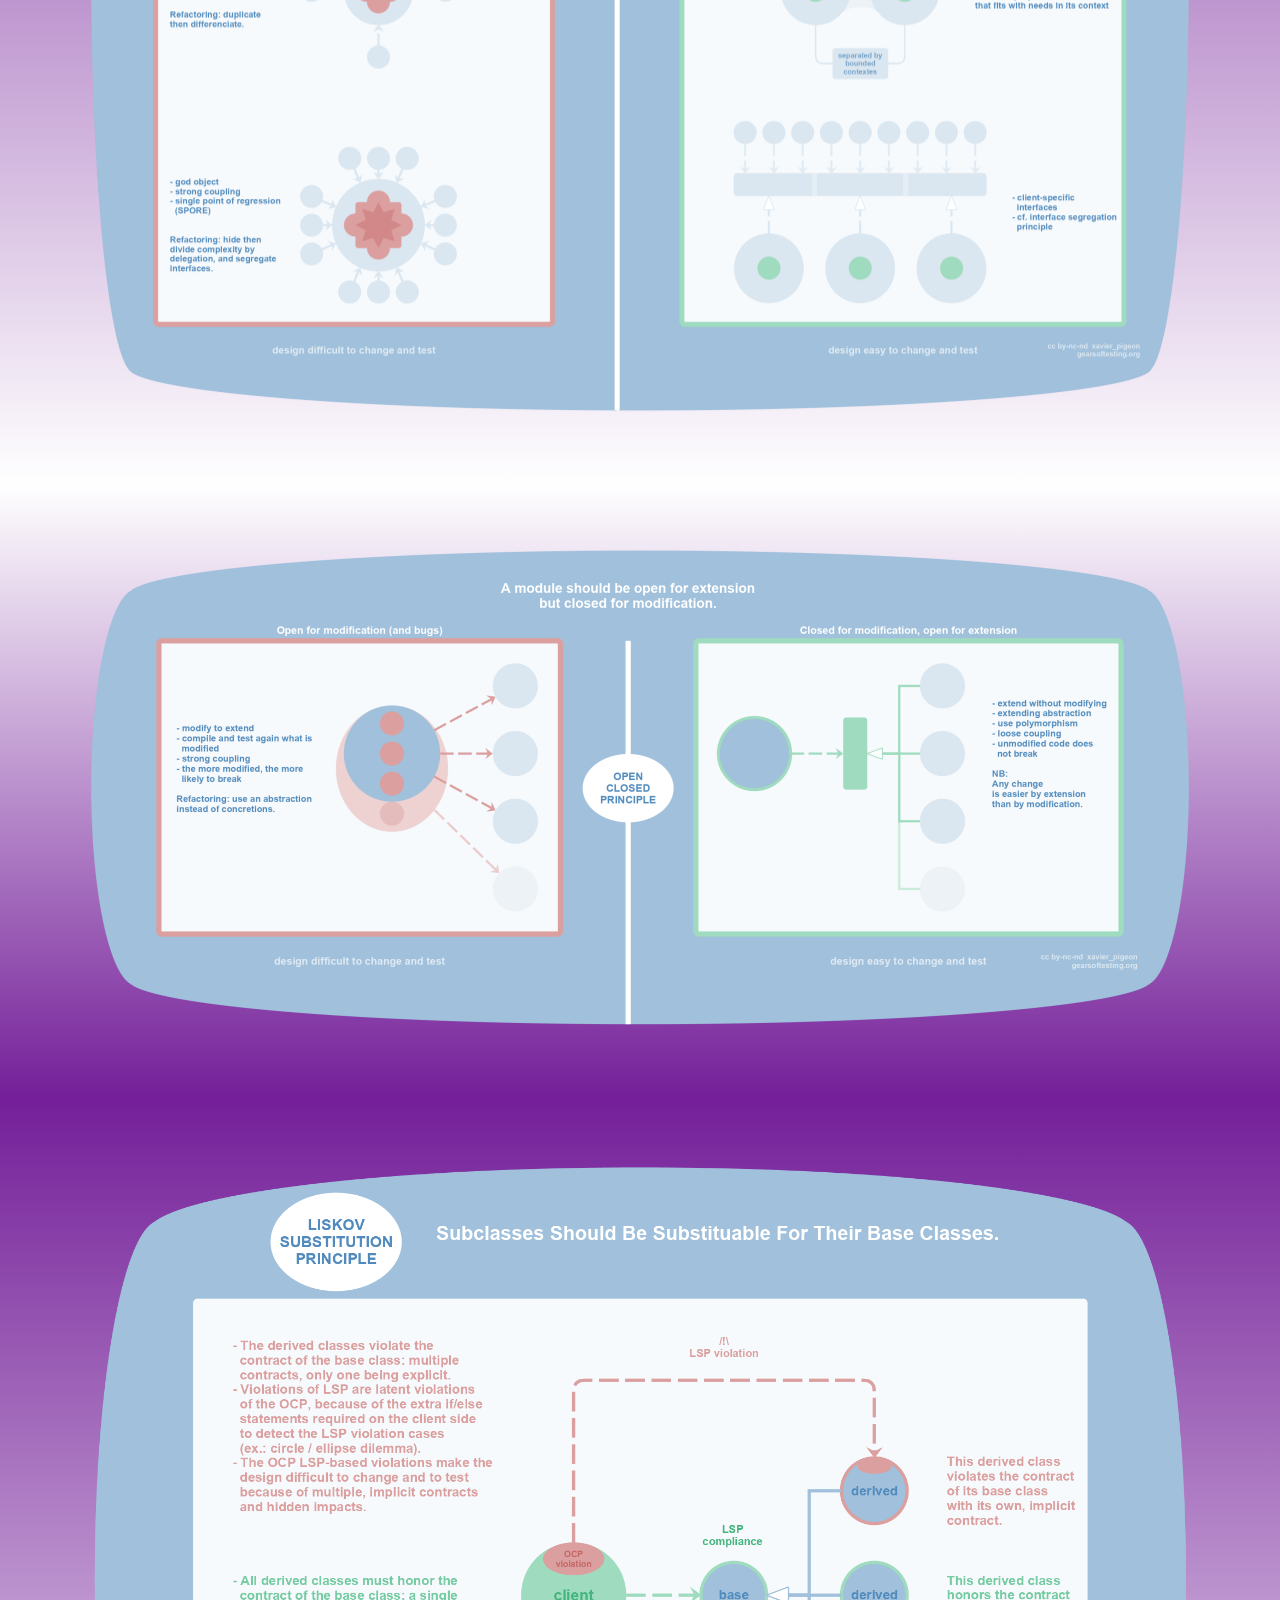
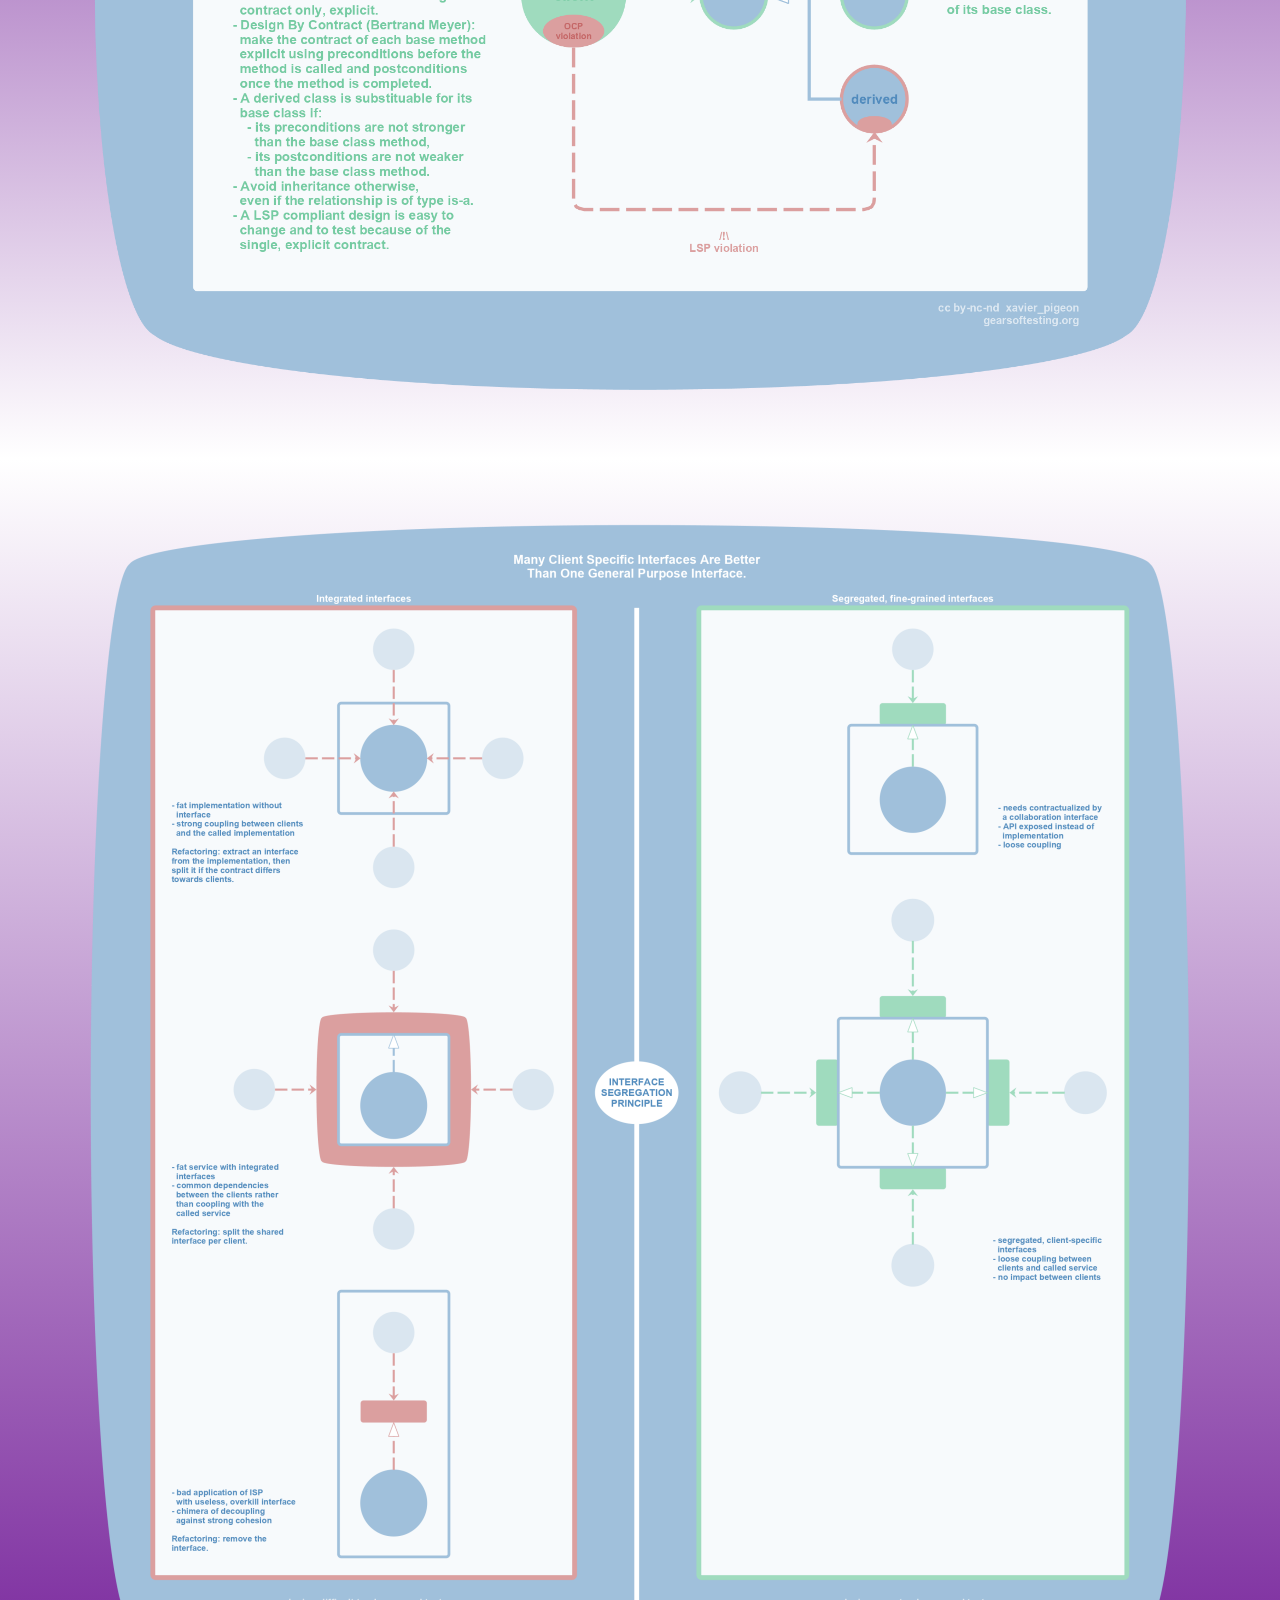
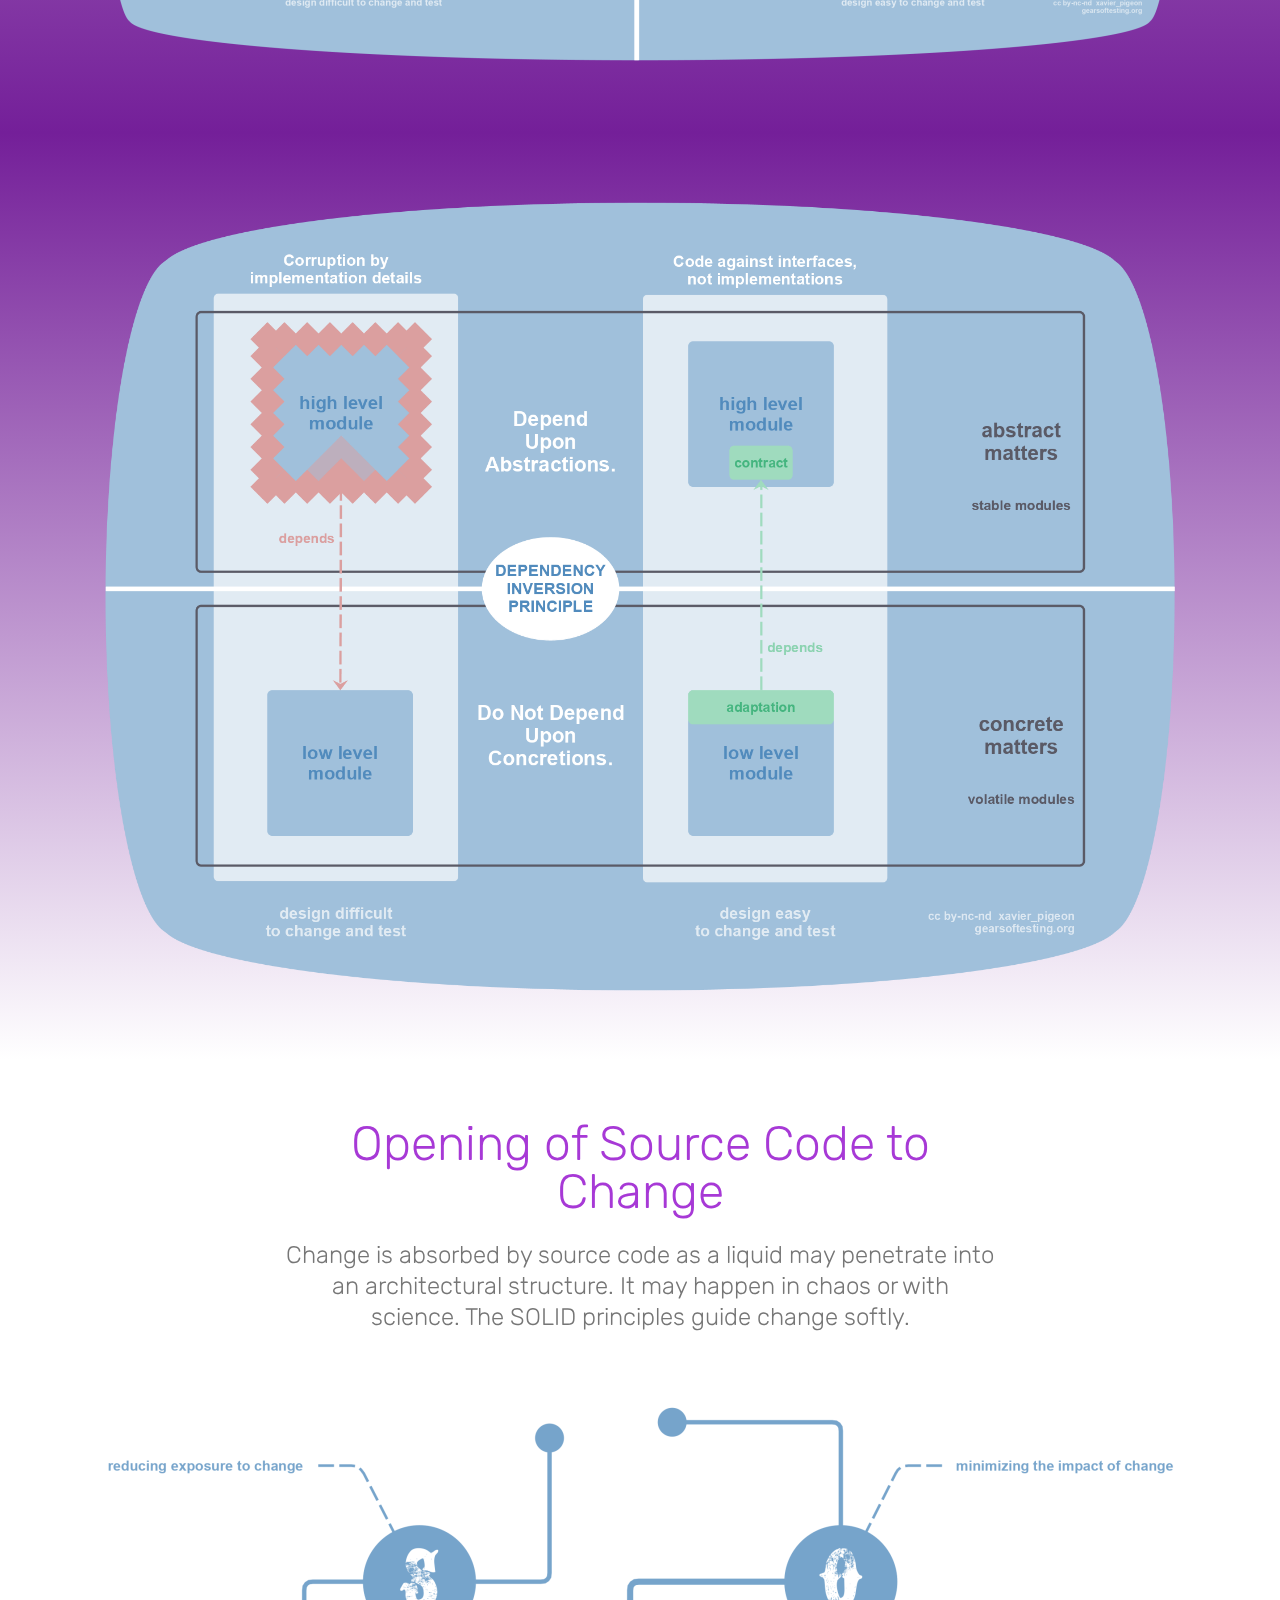
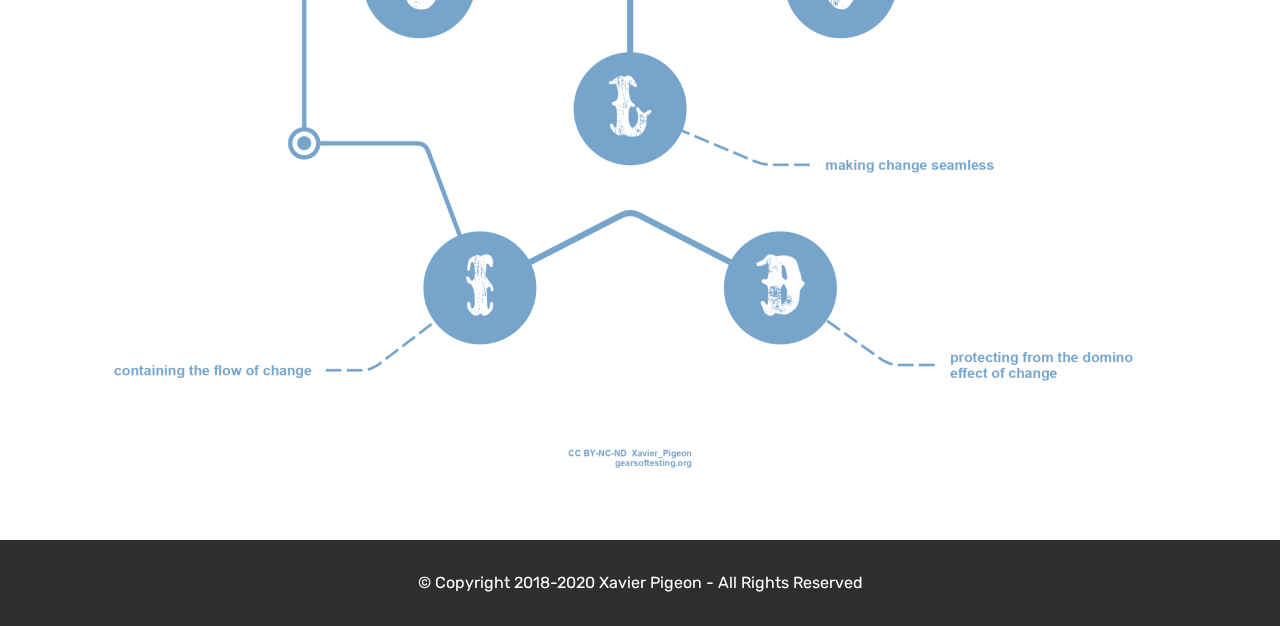
<file: testable-architecture.html>
<!DOCTYPE html>
<html  >
<head>
  <!-- Site made with Mobirise Website Builder v4.10.7, https://mobirise.com -->
  <meta charset="UTF-8">
  <meta http-equiv="X-UA-Compatible" content="IE=edge">
  <meta name="generator" content="Mobirise v4.10.7, mobirise.com">
  <meta name="viewport" content="width=device-width, initial-scale=1, minimum-scale=1">
  <link rel="shortcut icon" href="assets/images/favicon-70x70.png" type="image/x-icon">
  <meta name="description" content="Testable Architecture of GOST">
  
  <title>Testable Architecture</title>
  <link rel="stylesheet" href="assets/tether/tether.min.css">
  <link rel="stylesheet" href="assets/bootstrap/css/bootstrap.min.css">
  <link rel="stylesheet" href="assets/bootstrap/css/bootstrap-grid.min.css">
  <link rel="stylesheet" href="assets/bootstrap/css/bootstrap-reboot.min.css">
  <link rel="stylesheet" href="assets/theme/css/style.css">
  <link rel="stylesheet" href="assets/mobirise/css/mbr-additional.css" type="text/css">
  
  
  
</head>
<body>

<!-- Google Analytics -->
<!-- Global site tag (gtag.js) - Google Analytics -->
<script async src="https://www.googletagmanager.com/gtag/js?id=UA-120541603-1"></script>
<script>
  window.dataLayer = window.dataLayer || [];
  function gtag(){dataLayer.push(arguments);}
  gtag('js', new Date());

  gtag('config', 'UA-120541603-1');
</script>
<!-- /Google Analytics -->


  <section class="header1 cid-rx3EsQlyMV mbr-parallax-background" id="header1-6d">

    

    <div class="mbr-overlay" style="opacity: 0.6; background-color: rgb(76, 21, 100);">
    </div>

    <div class="container">
        <div class="row justify-content-md-center">
            <div class="mbr-white col-md-10">
                <h1 class="mbr-section-title align-center mbr-bold pb-3 mbr-fonts-style display-1">
                    TESTABLE ARCHITECTURE</h1>
                <h3 class="mbr-section-subtitle align-center mbr-light pb-3 mbr-fonts-style display-2">Quality in structural interdependencies between software components</h3>
                <p class="mbr-text align-center pb-3 mbr-fonts-style display-5">
                    A testable architecture is a rule-based design system structurally open to change and to testing. Easy to test also means easy to change, while easy to change should makes tests more stable. Being open to change and testing is a design way.<br>
                </p>
                <div class="mbr-section-btn align-center"><a class="btn btn-md btn-secondary display-4" href="method.html">Less</a></div>
            </div>
        </div>
    </div>

</section>

<section class="engine"><a href="https://mobirise.info/j">website templates</a></section><section class="mbr-section content4 cid-rxFapKR11N" id="content4-6m">

    

    <div class="container">
        <div class="media-container-row">
            <div class="title col-12 col-md-8">
                <h2 class="align-center pb-3 mbr-fonts-style display-2">
                    SOLID Design</h2>
                <h3 class="mbr-section-subtitle align-center mbr-light mbr-fonts-style display-5">
                    The SOLID principles in object-oriented design foster the creation of software systems with strong cohesion and loose coupling to fight against software rot.</h3>
                <div class="mbr-section-btn align-center py-4"><a class="btn btn-white-outline display-4" href="testable-architecture.html#image3-6g">S</a> <a class="btn btn-white-outline display-4" href="testable-architecture.html#image3-6n">O</a> <a class="btn btn-white-outline display-4" href="testable-architecture.html#image3-6o">L</a> <a class="btn btn-white-outline display-4" href="testable-architecture.html#image3-6l">I</a> <a class="btn btn-white-outline display-4" href="testable-architecture.html#image3-6e">D</a></div>
            </div>
        </div>
    </div>
</section>

<section class="cid-rx3LcCQCwV" id="image3-6g">

    

    <figure class="mbr-figure container">
            <div class="image-block" style="width: 100%;">
                <img src="assets/images/single-responsibility-principle-2220x1823.png" width="1400" alt="Single Responsibility Principle (SRP)" title="">
                
            </div>
    </figure>
</section>

<section class="cid-ryu4AtR5Sz" id="image3-6n">

    

    <figure class="mbr-figure container">
            <div class="image-block" style="width: 100%;">
                <img src="assets/images/open-closed-principle-2220x988.png" width="1400" alt="Open Closed Principle (OCP)" title="">
                
            </div>
    </figure>
</section>

<section class="cid-ryu4BxVs1c" id="image3-6o">

    

    <figure class="mbr-figure container">
            <div class="image-block" style="width: 100%;">
                <img src="assets/images/liskov-substitution-principle-2030x1538.png" width="1400" alt="Liskov Substitution Principle (LSP)" title="">
                
            </div>
    </figure>
</section>

<section class="cid-rxF9lSG8L0" id="image3-6l">

    

    <figure class="mbr-figure container">
            <div class="image-block" style="width: 100%;">
                <img src="assets/images/interface-segregation-principle-2220x2308.png" width="1400" alt="Interface Segregation Principle (ISP)" title="">
                
            </div>
    </figure>
</section>

<section class="cid-rx3KoVfP5y" id="image3-6e">

    

    <figure class="mbr-figure container">
            <div class="image-block" style="width: 100%;">
                <img src="assets/images/dependency-inversion-principle-1954x1420.png" width="1400" alt="Dependency Inversion Principle (DIP)" title="">
                
            </div>
    </figure>
</section>

<section class="mbr-section content4 cid-rAJSSU42I0" id="content4-7b">

    

    <div class="container">
        <div class="media-container-row">
            <div class="title col-12 col-md-8">
                <h2 class="align-center pb-3 mbr-fonts-style display-2">
                    Opening of Source Code to Change</h2>
                <h3 class="mbr-section-subtitle align-center mbr-light mbr-fonts-style display-5">Change is absorbed by source code as a liquid may penetrate into an architectural structure. It may happen in chaos or with science. The SOLID principles guide change softly.<br></h3>
                
            </div>
        </div>
    </div>
</section>

<section class="cid-rAJQ7dZTIa" id="image3-7a">

    

    <figure class="mbr-figure container">
            <div class="image-block" style="width: 100%;">
                <img src="assets/images/solid-principles-1-2220x1358.png" width="1400" alt="SOLID Principles: design of change" title="">
                
            </div>
    </figure>
</section>

<section once="" class="cid-qRuggtLoj0" id="footer6-6c">

    

    

    <div class="container">
        <div class="media-container-row align-center mbr-white">
            <div class="col-12">
                <p class="mbr-text mb-0 mbr-fonts-style display-7">
                    © Copyright 2018-2020 Xavier Pigeon - All Rights Reserved
                </p>
            </div>
        </div>
    </div>
</section>


  <script src="assets/web/assets/jquery/jquery.min.js"></script>
  <script src="assets/popper/popper.min.js"></script>
  <script src="assets/tether/tether.min.js"></script>
  <script src="assets/bootstrap/js/bootstrap.min.js"></script>
  <script src="assets/smoothscroll/smooth-scroll.js"></script>
  <script src="assets/parallax/jarallax.min.js"></script>
  <script src="assets/theme/js/script.js"></script>
  
  
</body>
</html>
</file>
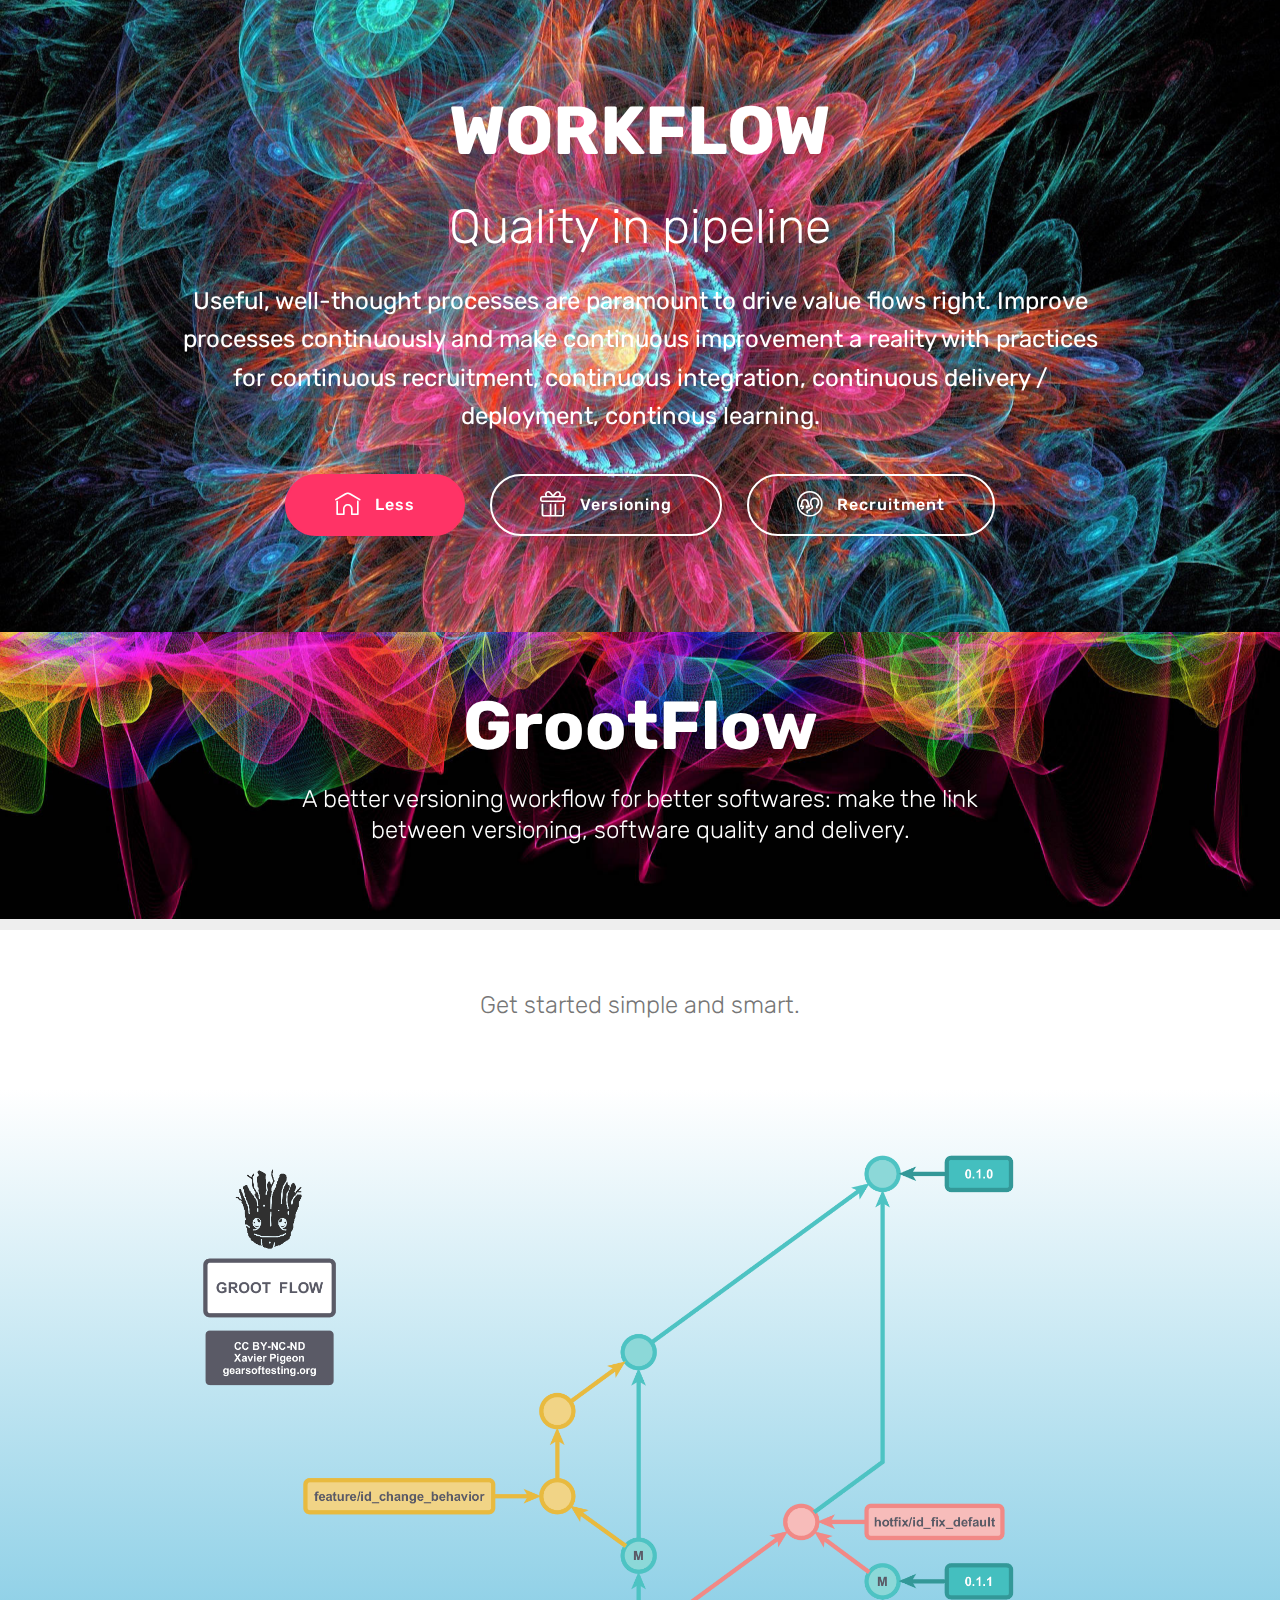
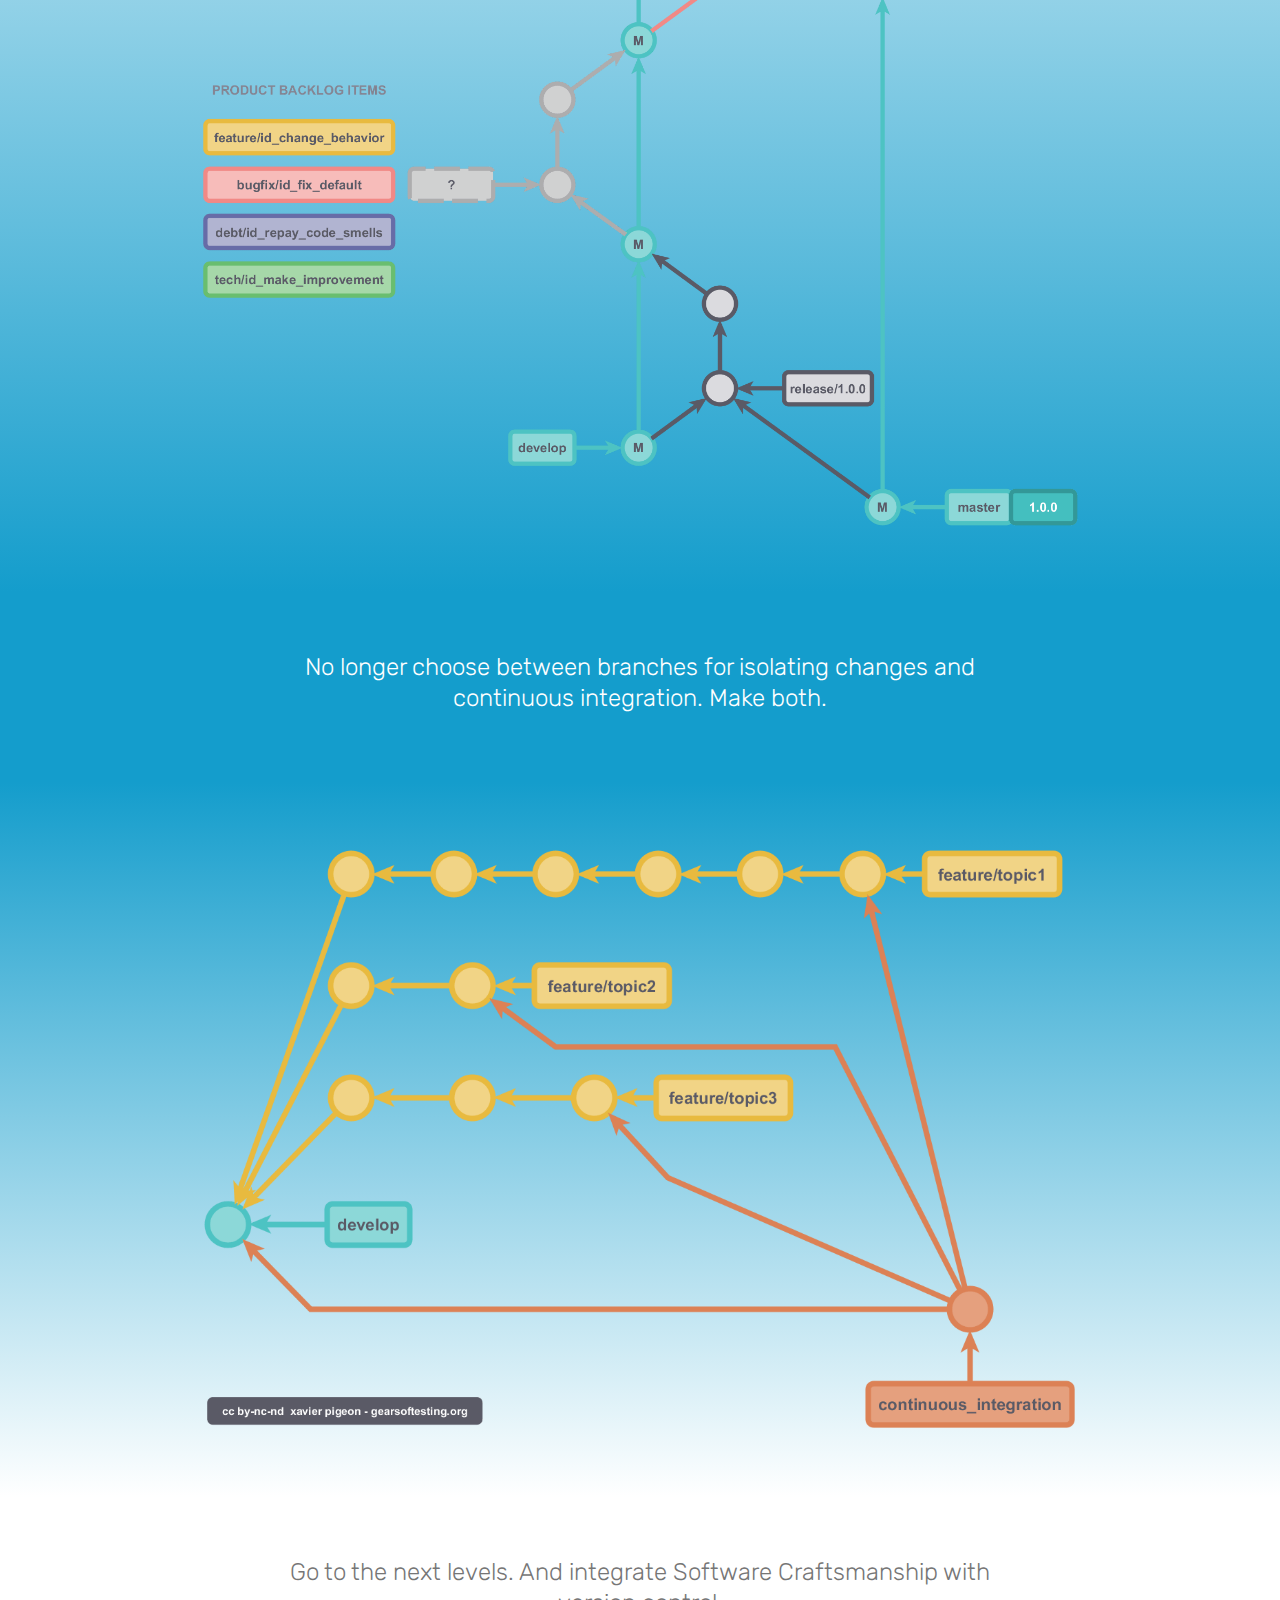
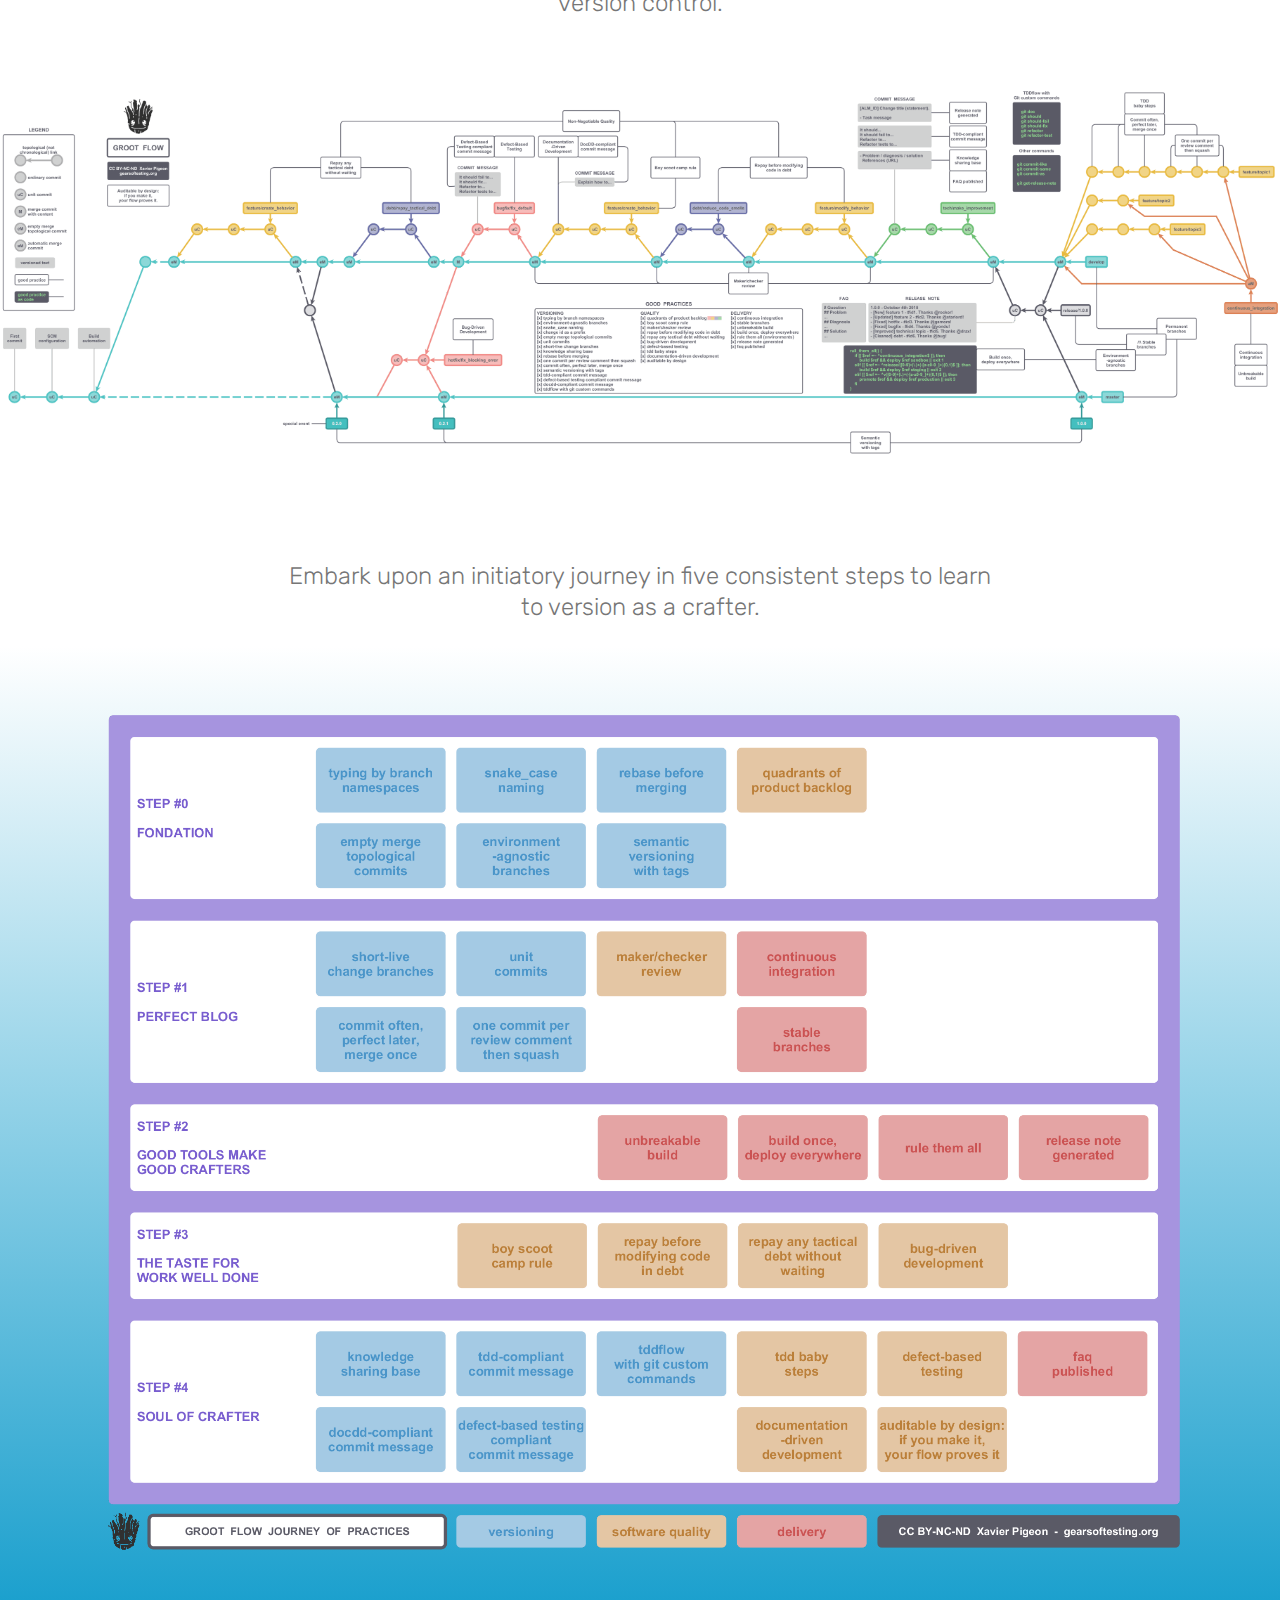
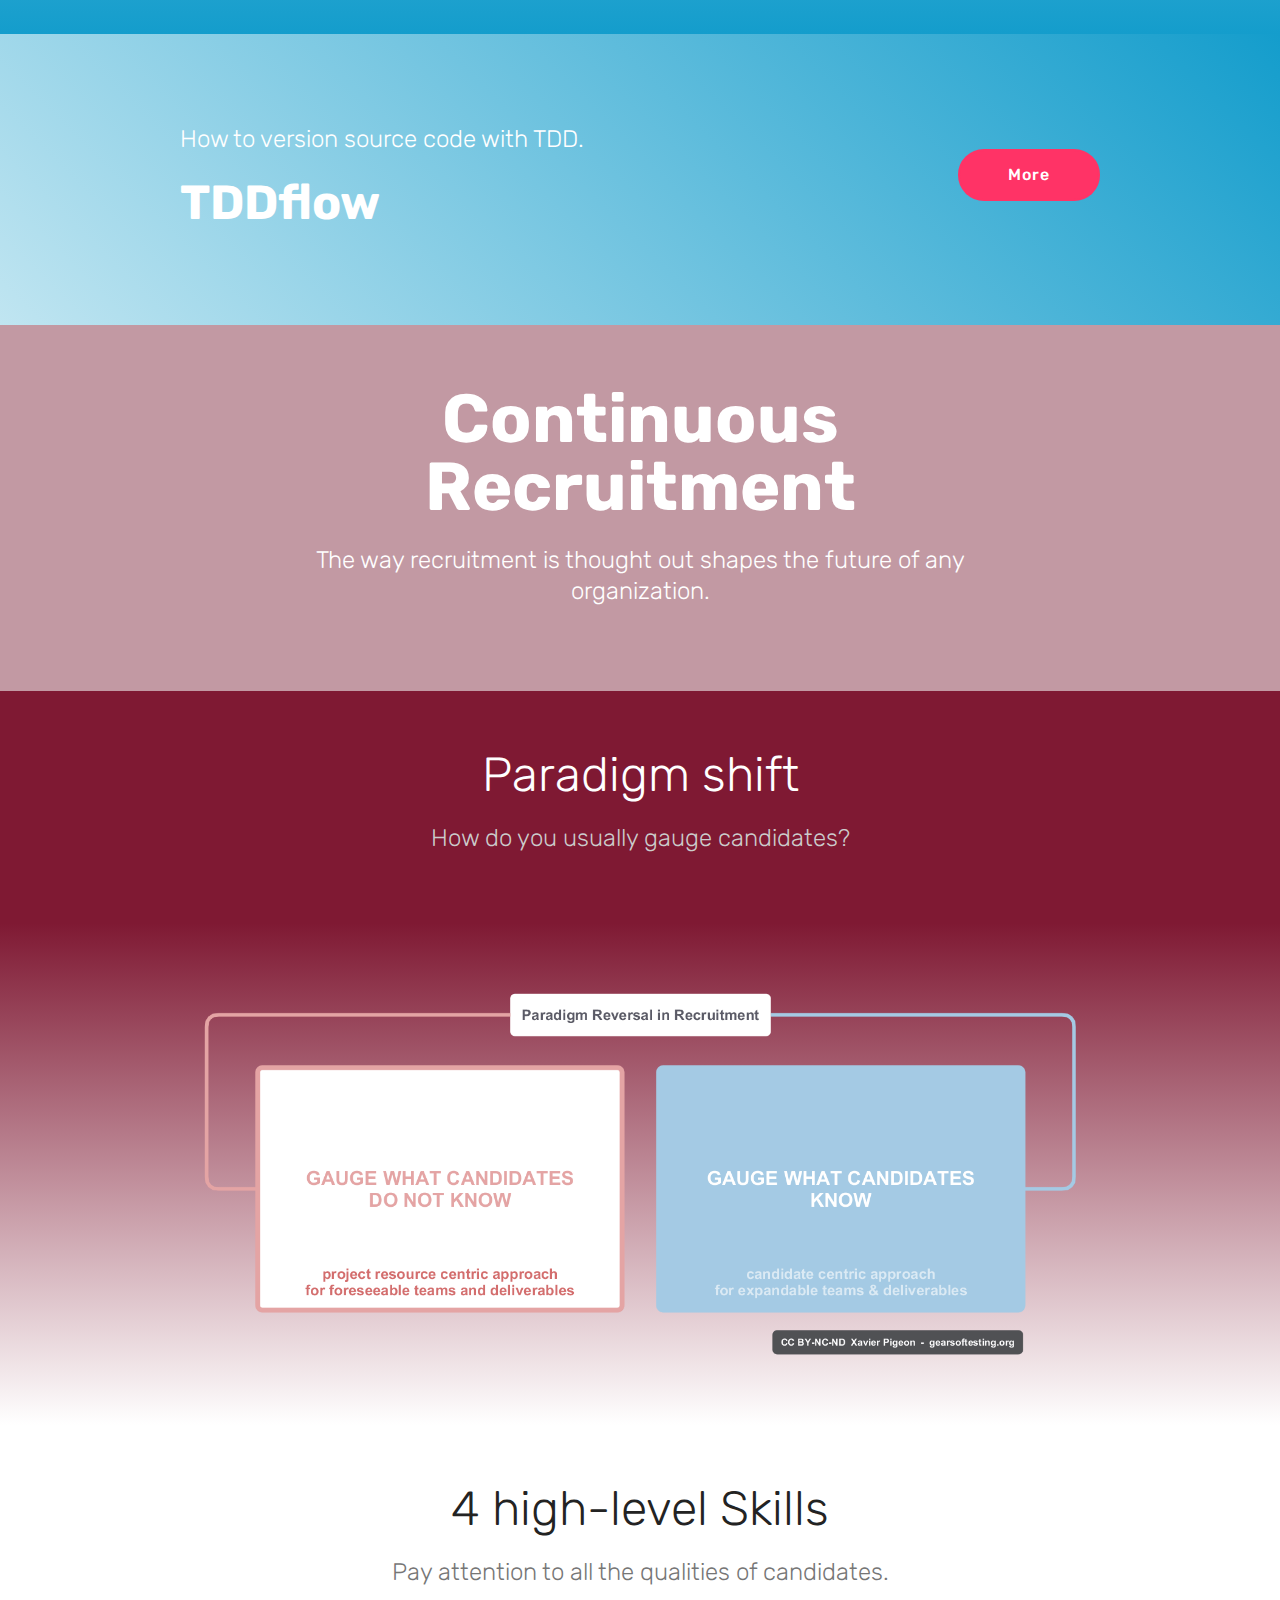
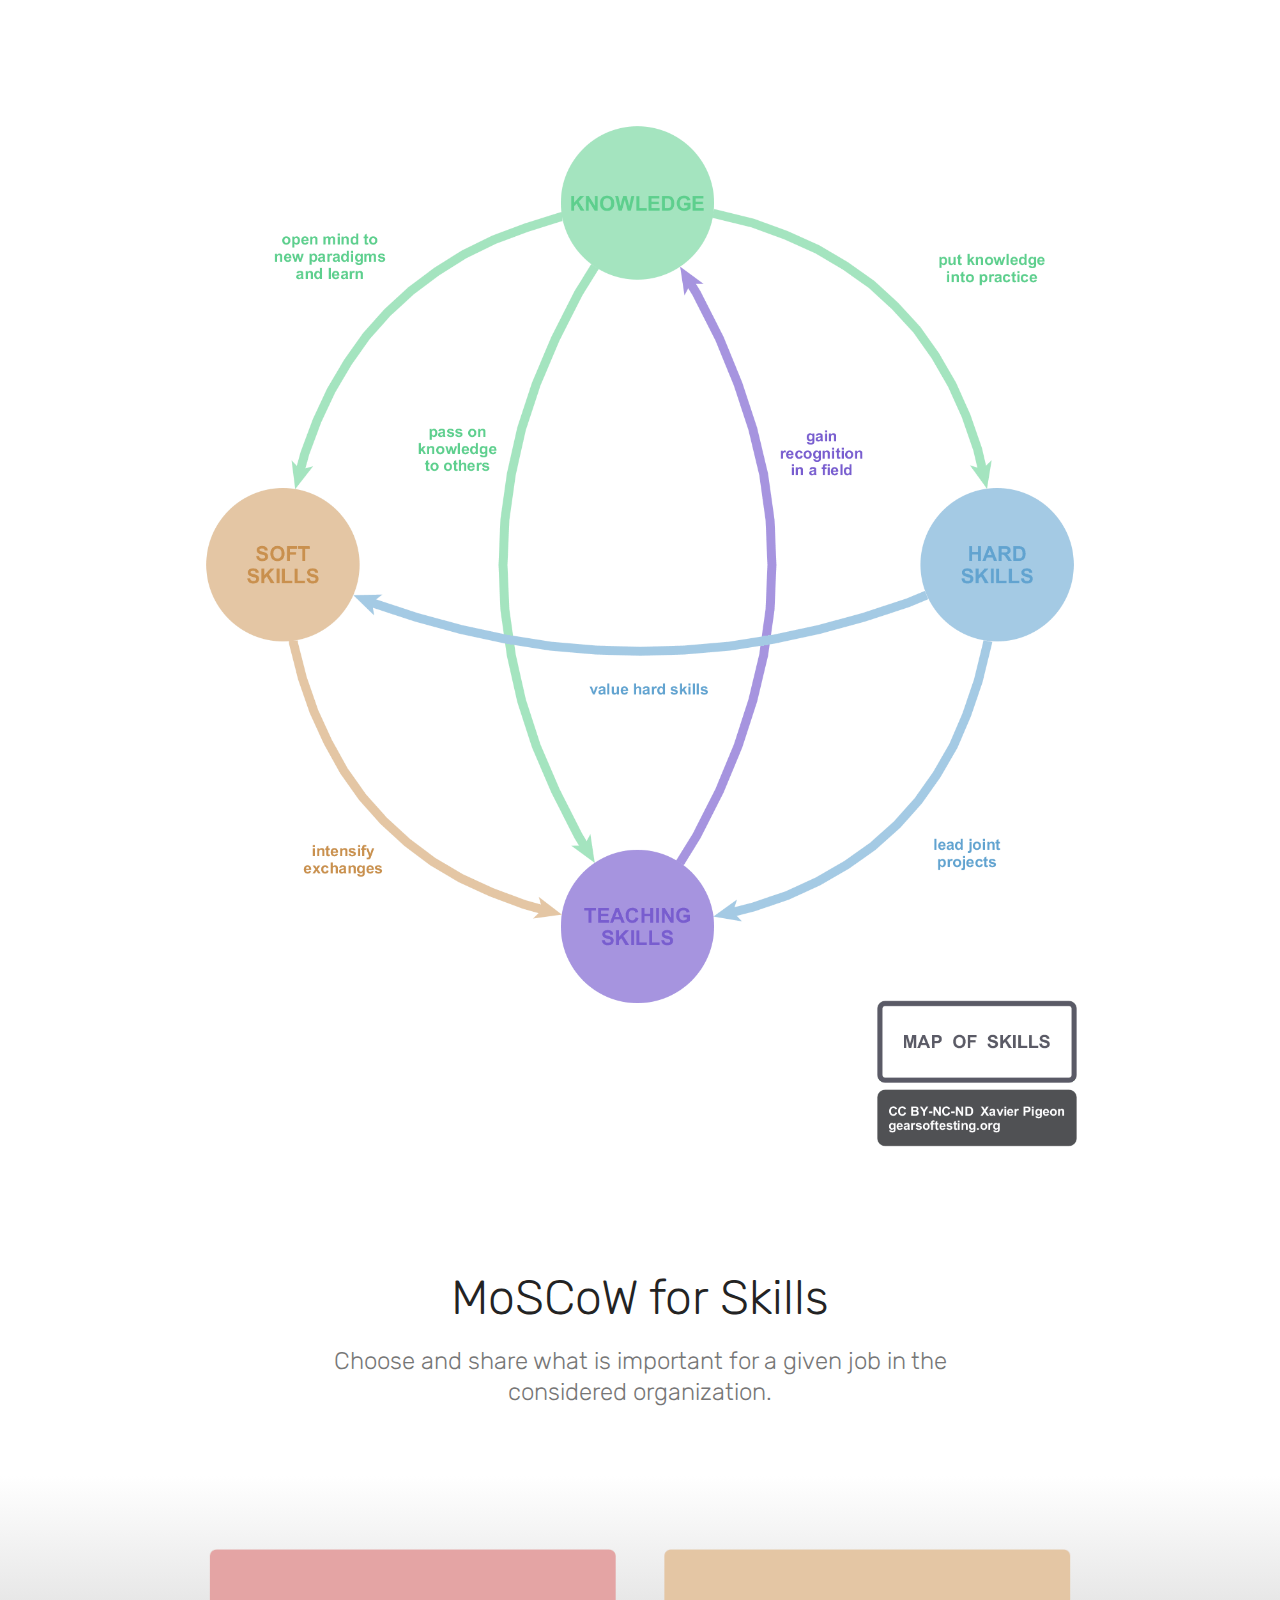
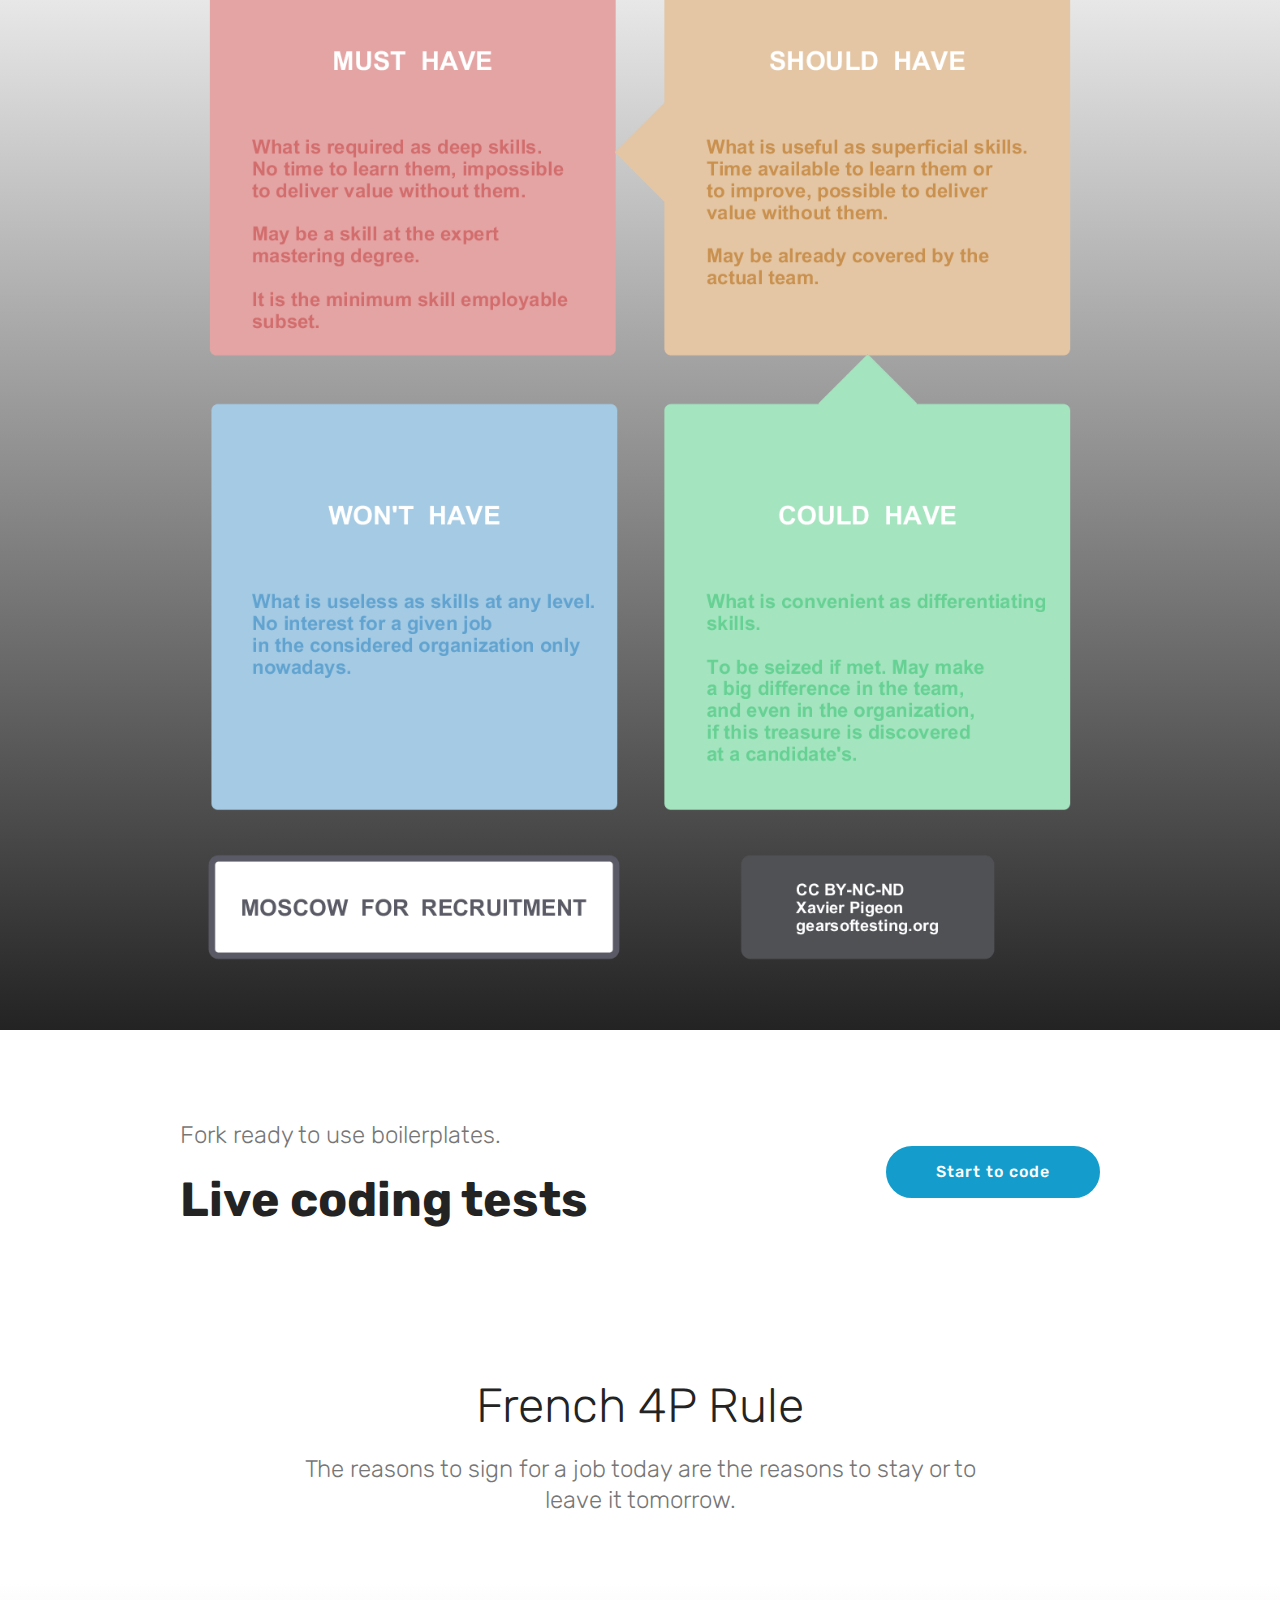
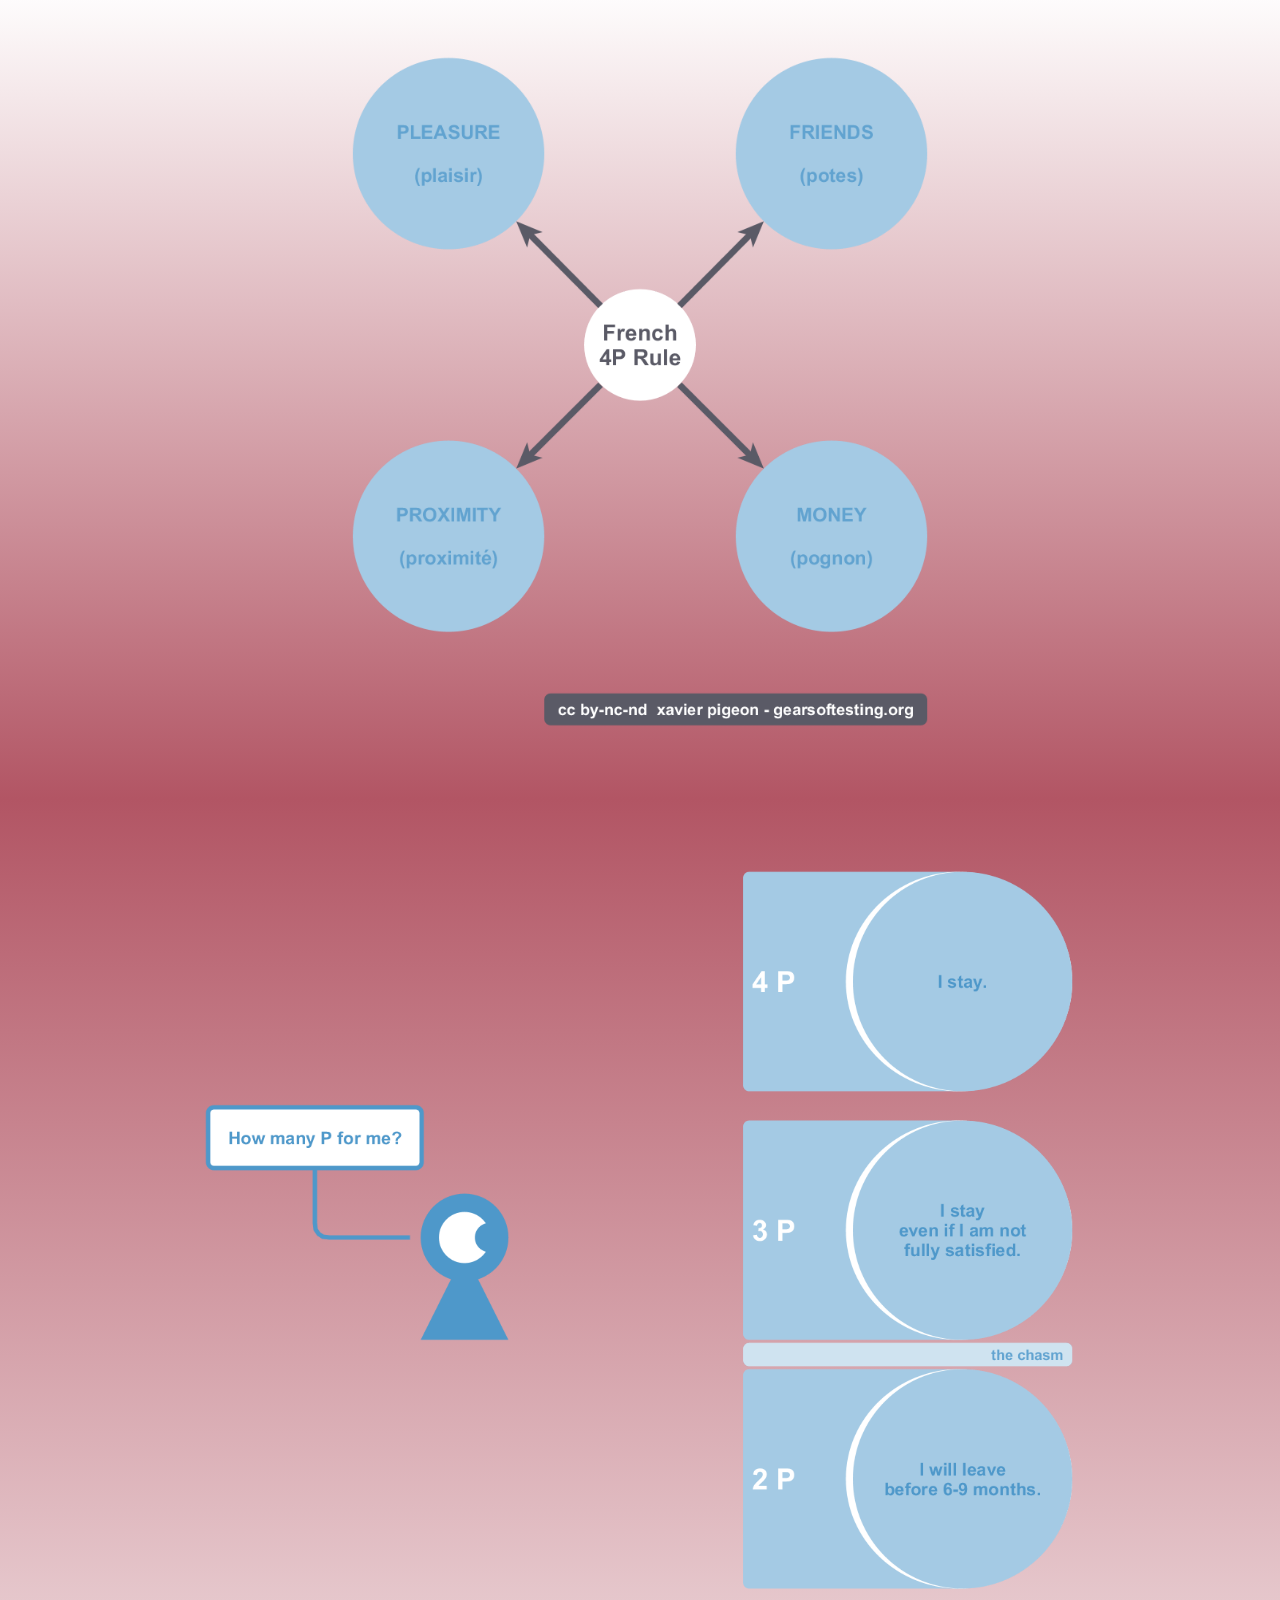
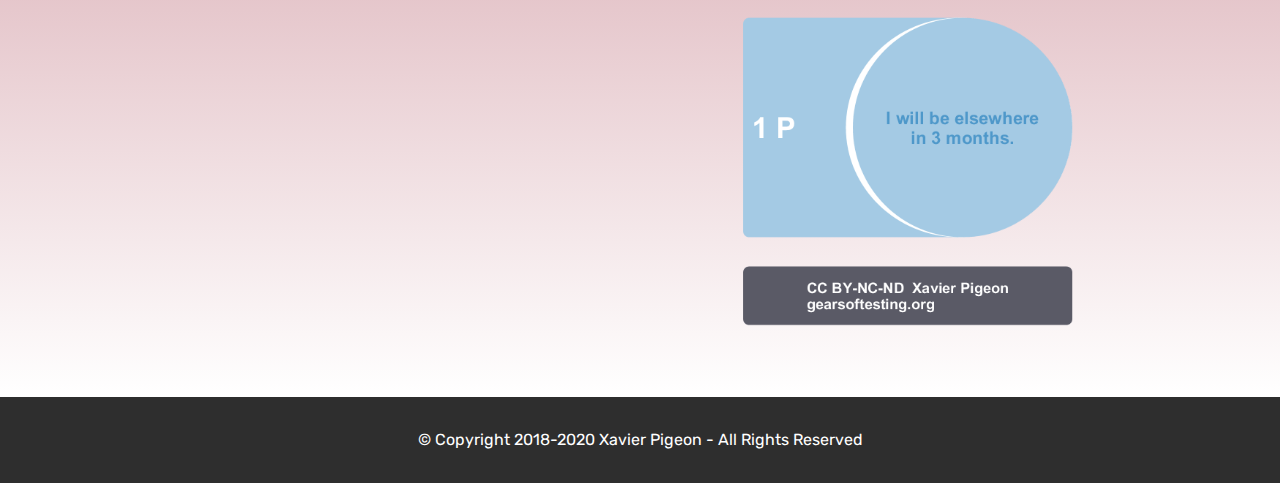
<file: workflow.html>
<!DOCTYPE html>
<html  >
<head>
  <!-- Site made with Mobirise Website Builder v4.10.7, https://mobirise.com -->
  <meta charset="UTF-8">
  <meta http-equiv="X-UA-Compatible" content="IE=edge">
  <meta name="generator" content="Mobirise v4.10.7, mobirise.com">
  <meta name="viewport" content="width=device-width, initial-scale=1, minimum-scale=1">
  <link rel="shortcut icon" href="assets/images/favicon-70x70.png" type="image/x-icon">
  <meta name="description" content="Workflow">
  
  <title>Workflow</title>
  <link rel="stylesheet" href="assets/web/assets/mobirise-icons-bold/mobirise-icons-bold.css">
  <link rel="stylesheet" href="assets/tether/tether.min.css">
  <link rel="stylesheet" href="assets/bootstrap/css/bootstrap.min.css">
  <link rel="stylesheet" href="assets/bootstrap/css/bootstrap-grid.min.css">
  <link rel="stylesheet" href="assets/bootstrap/css/bootstrap-reboot.min.css">
  <link rel="stylesheet" href="assets/theme/css/style.css">
  <link rel="stylesheet" href="assets/mobirise/css/mbr-additional.css" type="text/css">
  
  
  
</head>
<body>

<!-- Google Analytics -->
<!-- Global site tag (gtag.js) - Google Analytics -->
<script async src="https://www.googletagmanager.com/gtag/js?id=UA-120541603-1"></script>
<script>
  window.dataLayer = window.dataLayer || [];
  function gtag(){dataLayer.push(arguments);}
  gtag('js', new Date());

  gtag('config', 'UA-120541603-1');
</script>
<!-- /Google Analytics -->


  <section class="header1 cid-rby4nezAXJ mbr-parallax-background" id="header1-49">

    

    

    <div class="container">
        <div class="row justify-content-md-center">
            <div class="mbr-white col-md-10">
                <h1 class="mbr-section-title align-center mbr-bold pb-3 mbr-fonts-style display-1">WORKFLOW</h1>
                <h3 class="mbr-section-subtitle align-center mbr-light pb-3 mbr-fonts-style display-2">
                    Quality in pipeline</h3>
                <p class="mbr-text align-center pb-3 mbr-fonts-style display-5">Useful, well-thought processes are paramount to drive value flows right. Improve processes continuously and make continuous improvement a reality with practices for continuous recruitment, continuous integration, continuous delivery / deployment, continous learning.
                </p>
                <div class="mbr-section-btn align-center"><a class="btn btn-md btn-secondary display-4" href="index.html#features8-47"><span class="mbrib-home mbr-iconfont mbr-iconfont-btn"></span>
                        Less</a> <a class="btn btn-md btn-white-outline display-4" href="workflow.html#content5-4e"><span class="mbrib-gift mbr-iconfont mbr-iconfont-btn"></span>Versioning</a> <a class="btn btn-md btn-white-outline display-4" href="workflow.html#content5-4r"><span class="mbrib-users mbr-iconfont mbr-iconfont-btn"></span>Recruitment</a></div>
            </div>
        </div>
    </div>

</section>

<section class="engine"><a href="https://mobirise.info/t">free amp template</a></section><section class="mbr-section content5 cid-rbycZUkq42 mbr-parallax-background" id="content5-4e">

    

    

    <div class="container">
        <div class="media-container-row">
            <div class="title col-12 col-md-8">
                <h2 class="align-center mbr-bold mbr-white pb-3 mbr-fonts-style display-1">GrootFlow</h2>
                <h3 class="mbr-section-subtitle align-center mbr-light mbr-white pb-3 mbr-fonts-style display-5">
                    A better versioning workflow for better softwares: make the link between versioning, software quality and delivery.</h3>
                
                
            </div>
        </div>
    </div>
</section>

<section class="mbr-section content4 cid-rbE4rhOpBL" id="content4-4l">

    

    <div class="container">
        <div class="media-container-row">
            <div class="title col-12 col-md-8">
                
                <h3 class="mbr-section-subtitle align-center mbr-light mbr-fonts-style display-5">Get started simple and smart.
                </h3>
                
            </div>
        </div>
    </div>
</section>

<section class="cid-rby6p8nN73" id="image3-4a">

    

    <figure class="mbr-figure container">
            <div class="image-block" style="width: 80%;">
                <img src="assets/images/groot-flow-simplified-4-1660x1836.png" width="1400" alt="GrootFlow simplified" title="">
                
            </div>
    </figure>
</section>

<section class="mbr-section content4 cid-rdwryfzxzZ" id="content4-50">

    

    <div class="container">
        <div class="media-container-row">
            <div class="title col-12 col-md-8">
                
                <h3 class="mbr-section-subtitle align-center mbr-light mbr-fonts-style display-5">
                    No longer choose between branches for isolating changes and continuous integration. Make both.</h3>
                
            </div>
        </div>
    </div>
</section>

<section class="cid-rbynCf6Dll" id="image3-4h">

    

    <figure class="mbr-figure container">
            <div class="image-block" style="width: 80%;">
                <img src="assets/images/continuous-integration-1290x864.png" width="1400" alt="Continuous integration with GrootFlow" title="">
                
            </div>
    </figure>
</section>

<section class="mbr-section content4 cid-rbE4ItfLf5" id="content4-4m">

    

    <div class="container">
        <div class="media-container-row">
            <div class="title col-12 col-md-8">
                
                <h3 class="mbr-section-subtitle align-center mbr-light mbr-fonts-style display-5">
                    Go to the next levels. And integrate Software Craftsmanship with version control.</h3>
                
            </div>
        </div>
    </div>
</section>

<section class="cid-rbP2wh9abx" id="image2-4n">

    

    <figure class="mbr-figure">
        <div class="image-block" style="width: 100%;">
            <img src="assets/images/groot-flow-1-3642x1049.png" alt="GrootFlow: the complete versioning workflow" title="">
            
        </div>
    </figure>
</section>

<section class="mbr-section content4 cid-rdwtX7s3xC" id="content4-52">

    

    <div class="container">
        <div class="media-container-row">
            <div class="title col-12 col-md-8">
                
                <h3 class="mbr-section-subtitle align-center mbr-light mbr-fonts-style display-5">Embark upon an initiatory journey in five consistent steps to learn to version as a crafter.</h3>
                
            </div>
        </div>
    </div>
</section>

<section class="cid-rbyak24z4J" id="image3-4c">

    

    <figure class="mbr-figure container">
            <div class="image-block" style="width: 99%;">
                <img src="assets/images/groot-flow-journey-of-practices-1-2034x1606.png" width="1400" alt="Groot Flow journey of practices" title="">
                
            </div>
    </figure>
</section>

<section class="mbr-section info1 cid-rizg8LELjc" id="info1-66">

    

    
    <div class="container">
        <div class="row justify-content-center content-row">
            <div class="media-container-column title col-12 col-lg-7 col-md-6">
                <h3 class="mbr-section-subtitle align-left mbr-light pb-3 mbr-fonts-style display-5">
                    How to version source code with TDD.</h3>
                <h2 class="align-left mbr-bold mbr-fonts-style display-2">
                    TDDflow</h2>
            </div>
            <div class="media-container-column col-12 col-lg-3 col-md-4">
                <div class="mbr-section-btn align-right py-4"><a class="btn btn-secondary display-4" href="tddflow.html">More</a></div>
            </div>
        </div>
    </div>
</section>

<section class="mbr-section content5 cid-rd9hd8Xsn6 mbr-parallax-background" id="content5-4r">

    

    <div class="mbr-overlay" style="opacity: 0.4; background-color: rgb(127, 25, 51);">
    </div>

    <div class="container">
        <div class="media-container-row">
            <div class="title col-12 col-md-8">
                <h2 class="align-center mbr-bold mbr-white pb-3 mbr-fonts-style display-1">Continuous Recruitment</h2>
                <h3 class="mbr-section-subtitle align-center mbr-light mbr-white pb-3 mbr-fonts-style display-5">The way recruitment is thought out shapes the future of any organization.</h3>
                
                
            </div>
        </div>
    </div>
</section>

<section class="mbr-section content4 cid-rd9JfbNKNz" id="content4-4v">

    

    <div class="container">
        <div class="media-container-row">
            <div class="title col-12 col-md-8">
                <h2 class="align-center pb-3 mbr-fonts-style display-2">Paradigm shift</h2>
                <h3 class="mbr-section-subtitle align-center mbr-light mbr-fonts-style display-5">How do you usually gauge candidates?</h3>
                
            </div>
        </div>
    </div>
</section>

<section class="cid-rd9jqJ0AHI" id="image3-4s">

    

    <figure class="mbr-figure container">
            <div class="image-block" style="width: 80%;">
                <img src="assets/images/paradigm-reversal-in-recruitment-3-1462x630.png" width="1400" alt="Paradigm reversal in recruitment" title="">
                
            </div>
    </figure>
</section>

<section class="mbr-section content4 cid-rdrt9rzkGr" id="content4-4x">

    

    <div class="container">
        <div class="media-container-row">
            <div class="title col-12 col-md-8">
                <h2 class="align-center pb-3 mbr-fonts-style display-2">
                    4 high-level Skills</h2>
                <h3 class="mbr-section-subtitle align-center mbr-light mbr-fonts-style display-5">Pay attention to all the qualities of candidates.</h3>
                
            </div>
        </div>
    </div>
</section>

<section class="cid-rd9k0DNHoB" id="image3-4t">

    

    <figure class="mbr-figure container">
            <div class="image-block" style="width: 80%;">
                <img src="assets/images/map-of-skills-1390x1624.png" width="1400" alt="Map of skills" title="">
                
            </div>
    </figure>
</section>

<section class="mbr-section content4 cid-rdrtaQ7xhd" id="content4-4y">

    

    <div class="container">
        <div class="media-container-row">
            <div class="title col-12 col-md-8">
                <h2 class="align-center pb-3 mbr-fonts-style display-2">
                    MoSCoW for Skills</h2>
                <h3 class="mbr-section-subtitle align-center mbr-light mbr-fonts-style display-5">
                    Choose and share what is important for a given job in the considered organization.</h3>
                
            </div>
        </div>
    </div>
</section>

<section class="cid-rdrAKgdrXu" id="image3-4z">

    

    <figure class="mbr-figure container">
            <div class="image-block" style="width: 80%;">
                <img src="assets/images/moscow-for-recruitment-1-1094x1274.png" width="1400" alt="MoSCoW for skills and recruitment" title="">
                
            </div>
    </figure>
</section>

<section class="mbr-section info1 cid-rd9BHfe8Se" id="info1-4u">

    

    
    <div class="container">
        <div class="row justify-content-center content-row">
            <div class="media-container-column title col-12 col-lg-7 col-md-6">
                <h3 class="mbr-section-subtitle align-left mbr-light pb-3 mbr-fonts-style display-5">Fork ready to use boilerplates.</h3>
                <h2 class="align-left mbr-bold mbr-fonts-style display-2">Live coding tests</h2>
            </div>
            <div class="media-container-column col-12 col-lg-3 col-md-4">
                <div class="mbr-section-btn align-right py-4"><a class="btn btn-primary display-4" href="https://github.com/GearsOfTesting/live-coding-test" target="_blank">Start to code</a></div>
            </div>
        </div>
    </div>
</section>

<section class="mbr-section content4 cid-rdxvpkBTC3" id="content4-54">

    

    <div class="container">
        <div class="media-container-row">
            <div class="title col-12 col-md-8">
                <h2 class="align-center pb-3 mbr-fonts-style display-2">French 4P Rule</h2>
                <h3 class="mbr-section-subtitle align-center mbr-light mbr-fonts-style display-5">
                    The reasons to sign for a job today are the reasons to stay or to leave it tomorrow.</h3>
                
            </div>
        </div>
    </div>
</section>

<section class="cid-rdLe2ekT9J" id="image3-55">

    

    <figure class="mbr-figure container">
            <div class="image-block" style="width: 54%;">
                <img src="assets/images/4p-rule-in-french-1-752x872.png" width="1400" alt="French 4P Rule" title="">
                
            </div>
    </figure>
</section>

<section class="cid-rebRAbpA8e" id="image3-5c">

    

    <figure class="mbr-figure container">
            <div class="image-block" style="width: 80%;">
                <img src="assets/images/french-4p-stay-or-leave-1-1214x1474.png" width="1400" alt="The French 4P rule. How many P for me? Stay or leave?" title="">
                
            </div>
    </figure>
</section>

<section once="" class="cid-qRuggtLoj0" id="footer6-48">

    

    

    <div class="container">
        <div class="media-container-row align-center mbr-white">
            <div class="col-12">
                <p class="mbr-text mb-0 mbr-fonts-style display-7">
                    © Copyright 2018-2020 Xavier Pigeon - All Rights Reserved
                </p>
            </div>
        </div>
    </div>
</section>


  <script src="assets/web/assets/jquery/jquery.min.js"></script>
  <script src="assets/popper/popper.min.js"></script>
  <script src="assets/tether/tether.min.js"></script>
  <script src="assets/bootstrap/js/bootstrap.min.js"></script>
  <script src="assets/smoothscroll/smooth-scroll.js"></script>
  <script src="assets/parallax/jarallax.min.js"></script>
  <script src="assets/theme/js/script.js"></script>
  
  
</body>
</html>
</file>
<file: assets/web/assets/mobirise-icons-bold/mobirise-icons-bold.css>
@font-face {
  font-family: 'mobirise-icons-bold';
  src:  url('mobirise-icons-bold.eot?m1l4yr');
  src:  url('mobirise-icons-bold.eot?m1l4yr#iefix') format('embedded-opentype'),
    url('mobirise-icons-bold.ttf?m1l4yr') format('truetype'),
    url('mobirise-icons-bold.woff?m1l4yr') format('woff'),
    url('mobirise-icons-bold.svg?m1l4yr#mobirise-icons-bold') format('svg');
  font-weight: normal;
  font-style: normal;
}

[class^="mbrib-"], [class*="mbrib-"] {
  /* use !important to prevent issues with browser extensions that change fonts */
  font-family: 'mobirise-icons-bold' !important;
  speak: none;
  font-style: normal;
  font-weight: normal;
  font-variant: normal;
  text-transform: none;
  line-height: 1;

  /* Better Font Rendering =========== */
  -webkit-font-smoothing: antialiased;
  -moz-osx-font-smoothing: grayscale;
}

.mbrib-add-submenu:before {
  content: "\e900";
}
.mbrib-alert:before {
  content: "\e901";
}
.mbrib-align-center:before {
  content: "\e902";
}
.mbrib-align-justify:before {
  content: "\e903";
}
.mbrib-align-left:before {
  content: "\e904";
}
.mbrib-align-right:before {
  content: "\e905";
}
.mbrib-android:before {
  content: "\e906";
}
.mbrib-apple:before {
  content: "\e907";
}
.mbrib-arrow-down:before {
  content: "\e908";
}
.mbrib-arrow-next:before {
  content: "\e909";
}
.mbrib-arrow-prev:before {
  content: "\e90a";
}
.mbrib-arrow-up:before {
  content: "\e90b";
}
.mbrib-bold:before {
  content: "\e90c";
}
.mbrib-bookmark:before {
  content: "\e90d";
}
.mbrib-bootstrap:before {
  content: "\e90e";
}
.mbrib-briefcase:before {
  content: "\e90f";
}
.mbrib-browse:before {
  content: "\e910";
}
.mbrib-bulleted-list:before {
  content: "\e911";
}
.mbrib-calendar:before {
  content: "\e912";
}
.mbrib-camera:before {
  content: "\e913";
}
.mbrib-cart-add:before {
  content: "\e914";
}
.mbrib-cart-full:before {
  content: "\e915";
}
.mbrib-cash:before {
  content: "\e916";
}
.mbrib-change-style:before {
  content: "\e917";
}
.mbrib-chat:before {
  content: "\e918";
}
.mbrib-clock:before {
  content: "\e919";
}
.mbrib-close:before {
  content: "\e91a";
}
.mbrib-cloud:before {
  content: "\e91b";
}
.mbrib-code:before {
  content: "\e91c";
}
.mbrib-contact-form:before {
  content: "\e91d";
}
.mbrib-credit-card:before {
  content: "\e91e";
}
.mbrib-cursor-click:before {
  content: "\e91f";
}
.mbrib-cust-feedback:before {
  content: "\e920";
}
.mbrib-database:before {
  content: "\e921";
}
.mbrib-delivery:before {
  content: "\e922";
}
.mbrib-desktop:before {
  content: "\e923";
}
.mbrib-devices:before {
  content: "\e924";
}
.mbrib-down:before {
  content: "\e925";
}
.mbrib-download:before {
  content: "\e926";
}
.mbrib-drag-n-drop:before {
  content: "\e927";
}
.mbrib-drag-n-drop2:before {
  content: "\e928";
}
.mbrib-edit:before {
  content: "\e929";
}
.mbrib-edit2:before {
  content: "\e92a";
}
.mbrib-error:before {
  content: "\e92b";
}
.mbrib-extension:before {
  content: "\e92c";
}
.mbrib-features:before {
  content: "\e92d";
}
.mbrib-file:before {
  content: "\e92e";
}
.mbrib-flag:before {
  content: "\e92f";
}
.mbrib-folder:before {
  content: "\e930";
}
.mbrib-gift:before {
  content: "\e931";
}
.mbrib-github:before {
  content: "\e932";
}
.mbrib-globe-2:before {
  content: "\e933";
}
.mbrib-globe:before {
  content: "\e934";
}
.mbrib-growing-chart:before {
  content: "\e935";
}
.mbrib-hearth:before {
  content: "\e936";
}
.mbrib-help:before {
  content: "\e937";
}
.mbrib-home:before {
  content: "\e938";
}
.mbrib-hot-cup:before {
  content: "\e939";
}
.mbrib-idea:before {
  content: "\e93a";
}
.mbrib-image-gallery:before {
  content: "\e93b";
}
.mbrib-image-slider:before {
  content: "\e93c";
}
.mbrib-info:before {
  content: "\e93d";
}
.mbrib-italic:before {
  content: "\e93e";
}
.mbrib-key:before {
  content: "\e93f";
}
.mbrib-laptop:before {
  content: "\e940";
}
.mbrib-layers:before {
  content: "\e941";
}
.mbrib-left-right:before {
  content: "\e942";
}
.mbrib-left:before {
  content: "\e943";
}
.mbrib-letter:before {
  content: "\e944";
}
.mbrib-like:before {
  content: "\e945";
}
.mbrib-link:before {
  content: "\e946";
}
.mbrib-lock:before {
  content: "\e947";
}
.mbrib-login:before {
  content: "\e948";
}
.mbrib-logout:before {
  content: "\e949";
}
.mbrib-magic-stick:before {
  content: "\e94a";
}
.mbrib-map-pin:before {
  content: "\e94b";
}
.mbrib-menu:before {
  content: "\e94c";
}
.mbrib-mobile:before {
  content: "\e94d";
}
.mbrib-mobile2:before {
  content: "\e94e";
}
.mbrib-mobirise:before {
  content: "\e94f";
}
.mbrib-more-horizontal:before {
  content: "\e950";
}
.mbrib-more-vertical:before {
  content: "\e951";
}
.mbrib-music:before {
  content: "\e952";
}
.mbrib-new-file:before {
  content: "\e953";
}
.mbrib-numbered-list:before {
  content: "\e954";
}
.mbrib-opened-folder:before {
  content: "\e955";
}
.mbrib-pages:before {
  content: "\e956";
}
.mbrib-paper-plane:before {
  content: "\e957";
}
.mbrib-paperclip:before {
  content: "\e958";
}
.mbrib-photo:before {
  content: "\e959";
}
.mbrib-photos:before {
  content: "\e95a";
}
.mbrib-pin:before {
  content: "\e95b";
}
.mbrib-play:before {
  content: "\e95c";
}
.mbrib-plus:before {
  content: "\e95d";
}
.mbrib-preview:before {
  content: "\e95e";
}
.mbrib-print:before {
  content: "\e95f";
}
.mbrib-protect:before {
  content: "\e960";
}
.mbrib-question:before {
  content: "\e961";
}
.mbrib-quote-left:before {
  content: "\e962";
}
.mbrib-quote-right:before {
  content: "\e963";
}
.mbrib-redo:before {
  content: "\e964";
}
.mbrib-refresh:before {
  content: "\e965";
}
.mbrib-responsive:before {
  content: "\e966";
}
.mbrib-right:before {
  content: "\e967";
}
.mbrib-rocket:before {
  content: "\e968";
}
.mbrib-sad-face:before {
  content: "\e969";
}
.mbrib-sale:before {
  content: "\e96a";
}
.mbrib-save:before {
  content: "\e96b";
}
.mbrib-search:before {
  content: "\e96c";
}
.mbrib-setting:before {
  content: "\e96d";
}
.mbrib-setting2:before {
  content: "\e96e";
}
.mbrib-setting3:before {
  content: "\e96f";
}
.mbrib-share:before {
  content: "\e970";
}
.mbrib-shopping-bag:before {
  content: "\e971";
}
.mbrib-shopping-basket:before {
  content: "\e972";
}
.mbrib-shopping-cart:before {
  content: "\e973";
}
.mbrib-sites:before {
  content: "\e974";
}
.mbrib-smile-face:before {
  content: "\e975";
}
.mbrib-speed:before {
  content: "\e976";
}
.mbrib-star:before {
  content: "\e977";
}
.mbrib-success:before {
  content: "\e978";
}
.mbrib-sun:before {
  content: "\e979";
}
.mbrib-sun2:before {
  content: "\e97a";
}
.mbrib-tablet-vertical:before {
  content: "\e97b";
}
.mbrib-tablet:before {
  content: "\e97c";
}
.mbrib-target:before {
  content: "\e97d";
}
.mbrib-timer:before {
  content: "\e97e";
}
.mbrib-to-ftp:before {
  content: "\e97f";
}
.mbrib-to-local-drive:before {
  content: "\e980";
}
.mbrib-touch-swipe:before {
  content: "\e981";
}
.mbrib-touch:before {
  content: "\e982";
}
.mbrib-trash:before {
  content: "\e983";
}
.mbrib-underline:before {
  content: "\e984";
}
.mbrib-undo:before {
  content: "\e985";
}
.mbrib-unlink:before {
  content: "\e986";
}
.mbrib-unlock:before {
  content: "\e987";
}
.mbrib-up-down:before {
  content: "\e988";
}
.mbrib-up:before {
  content: "\e989";
}
.mbrib-update:before {
  content: "\e98a";
}
.mbrib-upload:before {
  content: "\e98b";
}
.mbrib-user:before {
  content: "\e98c";
}
.mbrib-user2:before {
  content: "\e98d";
}
.mbrib-users:before {
  content: "\e98e";
}
.mbrib-video-play:before {
  content: "\e98f";
}
.mbrib-video:before {
  content: "\e990";
}
.mbrib-watch:before {
  content: "\e991";
}
.mbrib-website-theme:before {
  content: "\e992";
}
.mbrib-wifi:before {
  content: "\e993";
}
.mbrib-windows:before {
  content: "\e994";
}
.mbrib-zoom-out:before {
  content: "\e995";
}
</file>
<file: assets/web/assets/mobirise-icons/mobirise-icons.css>
@font-face {
  font-family: 'MobiriseIcons';
  src:  url('mobirise-icons.eot?spat4u');
  src:  url('mobirise-icons.eot?spat4u#iefix') format('embedded-opentype'),
    url('mobirise-icons.ttf?spat4u') format('truetype'),
    url('mobirise-icons.woff?spat4u') format('woff'),
    url('mobirise-icons.svg?spat4u#MobiriseIcons') format('svg');
  font-weight: normal;
  font-style: normal;
}

[class^="mbri-"], [class*=" mbri-"] {
  /* use !important to prevent issues with browser extensions that change fonts */
  font-family: MobiriseIcons !important;
  speak: none;
  font-style: normal;
  font-weight: normal;
  font-variant: normal;
  text-transform: none;
  line-height: 1;

  /* Better Font Rendering =========== */
  -webkit-font-smoothing: antialiased;
  -moz-osx-font-smoothing: grayscale;
}

.mbri-add-submenu:before {
  content: "\e900";
}
.mbri-alert:before {
  content: "\e901";
}
.mbri-align-center:before {
  content: "\e902";
}
.mbri-align-justify:before {
  content: "\e903";
}
.mbri-align-left:before {
  content: "\e904";
}
.mbri-align-right:before {
  content: "\e905";
}
.mbri-android:before {
  content: "\e906";
}
.mbri-apple:before {
  content: "\e907";
}
.mbri-arrow-down:before {
  content: "\e908";
}
.mbri-arrow-next:before {
  content: "\e909";
}
.mbri-arrow-prev:before {
  content: "\e90a";
}
.mbri-arrow-up:before {
  content: "\e90b";
}
.mbri-bold:before {
  content: "\e90c";
}
.mbri-bookmark:before {
  content: "\e90d";
}
.mbri-bootstrap:before {
  content: "\e90e";
}
.mbri-briefcase:before {
  content: "\e90f";
}
.mbri-browse:before {
  content: "\e910";
}
.mbri-bulleted-list:before {
  content: "\e911";
}
.mbri-calendar:before {
  content: "\e912";
}
.mbri-camera:before {
  content: "\e913";
}
.mbri-cart-add:before {
  content: "\e914";
}
.mbri-cart-full:before {
  content: "\e915";
}
.mbri-cash:before {
  content: "\e916";
}
.mbri-change-style:before {
  content: "\e917";
}
.mbri-chat:before {
  content: "\e918";
}
.mbri-clock:before {
  content: "\e919";
}
.mbri-close:before {
  content: "\e91a";
}
.mbri-cloud:before {
  content: "\e91b";
}
.mbri-code:before {
  content: "\e91c";
}
.mbri-contact-form:before {
  content: "\e91d";
}
.mbri-credit-card:before {
  content: "\e91e";
}
.mbri-cursor-click:before {
  content: "\e91f";
}
.mbri-cust-feedback:before {
  content: "\e920";
}
.mbri-database:before {
  content: "\e921";
}
.mbri-delivery:before {
  content: "\e922";
}
.mbri-desktop:before {
  content: "\e923";
}
.mbri-devices:before {
  content: "\e924";
}
.mbri-down:before {
  content: "\e925";
}
.mbri-download:before {
  content: "\e989";
}
.mbri-drag-n-drop:before {
  content: "\e927";
}
.mbri-drag-n-drop2:before {
  content: "\e928";
}
.mbri-edit:before {
  content: "\e929";
}
.mbri-edit2:before {
  content: "\e92a";
}
.mbri-error:before {
  content: "\e92b";
}
.mbri-extension:before {
  content: "\e92c";
}
.mbri-features:before {
  content: "\e92d";
}
.mbri-file:before {
  content: "\e92e";
}
.mbri-flag:before {
  content: "\e92f";
}
.mbri-folder:before {
  content: "\e930";
}
.mbri-gift:before {
  content: "\e931";
}
.mbri-github:before {
  content: "\e932";
}
.mbri-globe:before {
  content: "\e933";
}
.mbri-globe-2:before {
  content: "\e934";
}
.mbri-growing-chart:before {
  content: "\e935";
}
.mbri-hearth:before {
  content: "\e936";
}
.mbri-help:before {
  content: "\e937";
}
.mbri-home:before {
  content: "\e938";
}
.mbri-hot-cup:before {
  content: "\e939";
}
.mbri-idea:before {
  content: "\e93a";
}
.mbri-image-gallery:before {
  content: "\e93b";
}
.mbri-image-slider:before {
  content: "\e93c";
}
.mbri-info:before {
  content: "\e93d";
}
.mbri-italic:before {
  content: "\e93e";
}
.mbri-key:before {
  content: "\e93f";
}
.mbri-laptop:before {
  content: "\e940";
}
.mbri-layers:before {
  content: "\e941";
}
.mbri-left-right:before {
  content: "\e942";
}
.mbri-left:before {
  content: "\e943";
}
.mbri-letter:before {
  content: "\e944";
}
.mbri-like:before {
  content: "\e945";
}
.mbri-link:before {
  content: "\e946";
}
.mbri-lock:before {
  content: "\e947";
}
.mbri-login:before {
  content: "\e948";
}
.mbri-logout:before {
  content: "\e949";
}
.mbri-magic-stick:before {
  content: "\e94a";
}
.mbri-map-pin:before {
  content: "\e94b";
}
.mbri-menu:before {
  content: "\e94c";
}
.mbri-mobile:before {
  content: "\e94d";
}
.mbri-mobile2:before {
  content: "\e94e";
}
.mbri-mobirise:before {
  content: "\e94f";
}
.mbri-more-horizontal:before {
  content: "\e950";
}
.mbri-more-vertical:before {
  content: "\e951";
}
.mbri-music:before {
  content: "\e952";
}
.mbri-new-file:before {
  content: "\e953";
}
.mbri-numbered-list:before {
  content: "\e954";
}
.mbri-opened-folder:before {
  content: "\e955";
}
.mbri-pages:before {
  content: "\e956";
}
.mbri-paper-plane:before {
  content: "\e957";
}
.mbri-paperclip:before {
  content: "\e958";
}
.mbri-photo:before {
  content: "\e959";
}
.mbri-photos:before {
  content: "\e95a";
}
.mbri-pin:before {
  content: "\e95b";
}
.mbri-play:before {
  content: "\e95c";
}
.mbri-plus:before {
  content: "\e95d";
}
.mbri-preview:before {
  content: "\e95e";
}
.mbri-print:before {
  content: "\e95f";
}
.mbri-protect:before {
  content: "\e960";
}
.mbri-question:before {
  content: "\e961";
}
.mbri-quote-left:before {
  content: "\e962";
}
.mbri-quote-right:before {
  content: "\e963";
}
.mbri-refresh:before {
  content: "\e964";
}
.mbri-responsive:before {
  content: "\e965";
}
.mbri-right:before {
  content: "\e966";
}
.mbri-rocket:before {
  content: "\e967";
}
.mbri-sad-face:before {
  content: "\e968";
}
.mbri-sale:before {
  content: "\e969";
}
.mbri-save:before {
  content: "\e96a";
}
.mbri-search:before {
  content: "\e96b";
}
.mbri-setting:before {
  content: "\e96c";
}
.mbri-setting2:before {
  content: "\e96d";
}
.mbri-setting3:before {
  content: "\e96e";
}
.mbri-share:before {
  content: "\e96f";
}
.mbri-shopping-bag:before {
  content: "\e970";
}
.mbri-shopping-basket:before {
  content: "\e971";
}
.mbri-shopping-cart:before {
  content: "\e972";
}
.mbri-sites:before {
  content: "\e973";
}
.mbri-smile-face:before {
  content: "\e974";
}
.mbri-speed:before {
  content: "\e975";
}
.mbri-star:before {
  content: "\e976";
}
.mbri-success:before {
  content: "\e977";
}
.mbri-sun:before {
  content: "\e978";
}
.mbri-sun2:before {
  content: "\e979";
}
.mbri-tablet:before {
  content: "\e97a";
}
.mbri-tablet-vertical:before {
  content: "\e97b";
}
.mbri-target:before {
  content: "\e97c";
}
.mbri-timer:before {
  content: "\e97d";
}
.mbri-to-ftp:before {
  content: "\e97e";
}
.mbri-to-local-drive:before {
  content: "\e97f";
}
.mbri-touch-swipe:before {
  content: "\e980";
}
.mbri-touch:before {
  content: "\e981";
}
.mbri-trash:before {
  content: "\e982";
}
.mbri-underline:before {
  content: "\e983";
}
.mbri-unlink:before {
  content: "\e984";
}
.mbri-unlock:before {
  content: "\e985";
}
.mbri-up-down:before {
  content: "\e986";
}
.mbri-up:before {
  content: "\e987";
}
.mbri-update:before {
  content: "\e988";
}
.mbri-upload:before {
 content: "\e926"; 
}
.mbri-user:before {
  content: "\e98a";
}
.mbri-user2:before {
  content: "\e98b";
}
.mbri-users:before {
  content: "\e98c";
}
.mbri-video:before {
  content: "\e98d";
}
.mbri-video-play:before {
  content: "\e98e";
}
.mbri-watch:before {
  content: "\e98f";
}
.mbri-website-theme:before {
  content: "\e990";
}
.mbri-wifi:before {
  content: "\e991";
}
.mbri-windows:before {
  content: "\e992";
}
.mbri-zoom-out:before {
  content: "\e993";
}
.mbri-redo:before {
  content: "\e994";
}
.mbri-undo:before {
  content: "\e995";
}
</file>
<file: assets/socicon/css/styles.css>
@charset "UTF-8";

@font-face {
  font-family: "socicon";
  src:url("../fonts/socicon.eot");
  src:url("../fonts/socicon.eot?#iefix") format("embedded-opentype"),
    url("../fonts/socicon.woff") format("woff"),
    url("../fonts/socicon.ttf") format("truetype"),
    url("../fonts/socicon.svg#socicon") format("svg");
  font-weight: normal;
  font-style: normal;

}

[data-icon]:before {
  font-family: "socicon" !important;
  content: attr(data-icon);
  font-style: normal !important;
  font-weight: normal !important;
  font-variant: normal !important;
  text-transform: none !important;
  speak: none;
  line-height: 1;
  -webkit-font-smoothing: antialiased;
  -moz-osx-font-smoothing: grayscale;
}

[class^="socicon-"]:before,
[class*=" socicon-"]:before {
  font-family: "socicon" !important;
  font-style: normal !important;
  font-weight: normal !important;
  font-variant: normal !important;
  text-transform: none !important;
  speak: none;
  line-height: 1;
  -webkit-font-smoothing: antialiased;
  -moz-osx-font-smoothing: grayscale;
}

.socicon-modelmayhem:before {
  content: "\e000";
}
.socicon-mixcloud:before {
  content: "\e001";
}
.socicon-drupal:before {
  content: "\e002";
}
.socicon-swarm:before {
  content: "\e003";
}
.socicon-istock:before {
  content: "\e004";
}
.socicon-yammer:before {
  content: "\e005";
}
.socicon-ello:before {
  content: "\e006";
}
.socicon-stackoverflow:before {
  content: "\e007";
}
.socicon-persona:before {
  content: "\e008";
}
.socicon-triplej:before {
  content: "\e009";
}
.socicon-houzz:before {
  content: "\e00a";
}
.socicon-rss:before {
  content: "\e00b";
}
.socicon-paypal:before {
  content: "\e00c";
}
.socicon-odnoklassniki:before {
  content: "\e00d";
}
.socicon-airbnb:before {
  content: "\e00e";
}
.socicon-periscope:before {
  content: "\e00f";
}
.socicon-outlook:before {
  content: "\e010";
}
.socicon-coderwall:before {
  content: "\e011";
}
.socicon-tripadvisor:before {
  content: "\e012";
}
.socicon-appnet:before {
  content: "\e013";
}
.socicon-goodreads:before {
  content: "\e014";
}
.socicon-tripit:before {
  content: "\e015";
}
.socicon-lanyrd:before {
  content: "\e016";
}
.socicon-slideshare:before {
  content: "\e017";
}
.socicon-buffer:before {
  content: "\e018";
}
.socicon-disqus:before {
  content: "\e019";
}
.socicon-vkontakte:before {
  content: "\e01a";
}
.socicon-whatsapp:before {
  content: "\e01b";
}
.socicon-patreon:before {
  content: "\e01c";
}
.socicon-storehouse:before {
  content: "\e01d";
}
.socicon-pocket:before {
  content: "\e01e";
}
.socicon-mail:before {
  content: "\e01f";
}
.socicon-blogger:before {
  content: "\e020";
}
.socicon-technorati:before {
  content: "\e021";
}
.socicon-reddit:before {
  content: "\e022";
}
.socicon-dribbble:before {
  content: "\e023";
}
.socicon-stumbleupon:before {
  content: "\e024";
}
.socicon-digg:before {
  content: "\e025";
}
.socicon-envato:before {
  content: "\e026";
}
.socicon-behance:before {
  content: "\e027";
}
.socicon-delicious:before {
  content: "\e028";
}
.socicon-deviantart:before {
  content: "\e029";
}
.socicon-forrst:before {
  content: "\e02a";
}
.socicon-play:before {
  content: "\e02b";
}
.socicon-zerply:before {
  content: "\e02c";
}
.socicon-wikipedia:before {
  content: "\e02d";
}
.socicon-apple:before {
  content: "\e02e";
}
.socicon-flattr:before {
  content: "\e02f";
}
.socicon-github:before {
  content: "\e030";
}
.socicon-renren:before {
  content: "\e031";
}
.socicon-friendfeed:before {
  content: "\e032";
}
.socicon-newsvine:before {
  content: "\e033";
}
.socicon-identica:before {
  content: "\e034";
}
.socicon-bebo:before {
  content: "\e035";
}
.socicon-zynga:before {
  content: "\e036";
}
.socicon-steam:before {
  content: "\e037";
}
.socicon-xbox:before {
  content: "\e038";
}
.socicon-windows:before {
  content: "\e039";
}
.socicon-qq:before {
  content: "\e03a";
}
.socicon-douban:before {
  content: "\e03b";
}
.socicon-meetup:before {
  content: "\e03c";
}
.socicon-playstation:before {
  content: "\e03d";
}
.socicon-android:before {
  content: "\e03e";
}
.socicon-snapchat:before {
  content: "\e03f";
}
.socicon-twitter:before {
  content: "\e040";
}
.socicon-facebook:before {
  content: "\e041";
}
.socicon-googleplus:before {
  content: "\e042";
}
.socicon-pinterest:before {
  content: "\e043";
}
.socicon-foursquare:before {
  content: "\e044";
}
.socicon-yahoo:before {
  content: "\e045";
}
.socicon-skype:before {
  content: "\e046";
}
.socicon-yelp:before {
  content: "\e047";
}
.socicon-feedburner:before {
  content: "\e048";
}
.socicon-linkedin:before {
  content: "\e049";
}
.socicon-viadeo:before {
  content: "\e04a";
}
.socicon-xing:before {
  content: "\e04b";
}
.socicon-myspace:before {
  content: "\e04c";
}
.socicon-soundcloud:before {
  content: "\e04d";
}
.socicon-spotify:before {
  content: "\e04e";
}
.socicon-grooveshark:before {
  content: "\e04f";
}
.socicon-lastfm:before {
  content: "\e050";
}
.socicon-youtube:before {
  content: "\e051";
}
.socicon-vimeo:before {
  content: "\e052";
}
.socicon-dailymotion:before {
  content: "\e053";
}
.socicon-vine:before {
  content: "\e054";
}
.socicon-flickr:before {
  content: "\e055";
}
.socicon-500px:before {
  content: "\e056";
}
.socicon-wordpress:before {
  content: "\e058";
}
.socicon-tumblr:before {
  content: "\e059";
}
.socicon-twitch:before {
  content: "\e05a";
}
.socicon-8tracks:before {
  content: "\e05b";
}
.socicon-amazon:before {
  content: "\e05c";
}
.socicon-icq:before {
  content: "\e05d";
}
.socicon-smugmug:before {
  content: "\e05e";
}
.socicon-ravelry:before {
  content: "\e05f";
}
.socicon-weibo:before {
  content: "\e060";
}
.socicon-baidu:before {
  content: "\e061";
}
.socicon-angellist:before {
  content: "\e062";
}
.socicon-ebay:before {
  content: "\e063";
}
.socicon-imdb:before {
  content: "\e064";
}
.socicon-stayfriends:before {
  content: "\e065";
}
.socicon-residentadvisor:before {
  content: "\e066";
}
.socicon-google:before {
  content: "\e067";
}
.socicon-yandex:before {
  content: "\e068";
}
.socicon-sharethis:before {
  content: "\e069";
}
.socicon-bandcamp:before {
  content: "\e06a";
}
.socicon-itunes:before {
  content: "\e06b";
}
.socicon-deezer:before {
  content: "\e06c";
}
.socicon-telegram:before {
  content: "\e06e";
}
.socicon-openid:before {
  content: "\e06f";
}
.socicon-amplement:before {
  content: "\e070";
}
.socicon-viber:before {
  content: "\e071";
}
.socicon-zomato:before {
  content: "\e072";
}
.socicon-draugiem:before {
  content: "\e074";
}
.socicon-endomodo:before {
  content: "\e075";
}
.socicon-filmweb:before {
  content: "\e076";
}
.socicon-stackexchange:before {
  content: "\e077";
}
.socicon-wykop:before {
  content: "\e078";
}
.socicon-teamspeak:before {
  content: "\e079";
}
.socicon-teamviewer:before {
  content: "\e07a";
}
.socicon-ventrilo:before {
  content: "\e07b";
}
.socicon-younow:before {
  content: "\e07c";
}
.socicon-raidcall:before {
  content: "\e07d";
}
.socicon-mumble:before {
  content: "\e07e";
}
.socicon-medium:before {
  content: "\e06d";
}
.socicon-bebee:before {
  content: "\e07f";
}
.socicon-hitbox:before {
  content: "\e080";
}
.socicon-reverbnation:before {
  content: "\e081";
}
.socicon-formulr:before {
  content: "\e082";
}
.socicon-instagram:before {
  content: "\e057";
}
.socicon-battlenet:before {
  content: "\e083";
}
.socicon-chrome:before {
  content: "\e084";
}
.socicon-discord:before {
  content: "\e086";
}
.socicon-issuu:before {
  content: "\e087";
}
.socicon-macos:before {
  content: "\e088";
}
.socicon-firefox:before {
  content: "\e089";
}
.socicon-opera:before {
  content: "\e08d";
}
.socicon-keybase:before {
  content: "\e090";
}
.socicon-alliance:before {
  content: "\e091";
}
.socicon-livejournal:before {
  content: "\e092";
}
.socicon-googlephotos:before {
  content: "\e093";
}
.socicon-horde:before {
  content: "\e094";
}
.socicon-etsy:before {
  content: "\e095";
}
.socicon-zapier:before {
  content: "\e096";
}
.socicon-google-scholar:before {
  content: "\e097";
}
.socicon-researchgate:before {
  content: "\e098";
}
.socicon-wechat:before {
  content: "\e099";
}
.socicon-strava:before {
  content: "\e09a";
}
.socicon-line:before {
  content: "\e09b";
}
.socicon-lyft:before {
  content: "\e09c";
}
.socicon-uber:before {
  content: "\e09d";
}
.socicon-songkick:before {
  content: "\e09e";
}
.socicon-viewbug:before {
  content: "\e09f";
}
.socicon-googlegroups:before {
  content: "\e0a0";
}
.socicon-quora:before {
  content: "\e073";
}
.socicon-diablo:before {
  content: "\e085";
}
.socicon-blizzard:before {
  content: "\e0a1";
}
.socicon-hearthstone:before {
  content: "\e08b";
}
.socicon-heroes:before {
  content: "\e08a";
}
.socicon-overwatch:before {
  content: "\e08c";
}
.socicon-warcraft:before {
  content: "\e08e";
}
.socicon-starcraft:before {
  content: "\e08f";
}
.socicon-beam:before {
  content: "\e0a2";
}
.socicon-curse:before {
  content: "\e0a3";
}
.socicon-player:before {
  content: "\e0a4";
}
.socicon-streamjar:before {
  content: "\e0a5";
}
.socicon-nintendo:before {
  content: "\e0a6";
}
.socicon-hellocoton:before {
  content: "\e0a7";
}
</file>
<file: assets/theme/css/style.css>
/*!
 * Mobirise v4 theme (https://mobirise.com/)
 * Copyright 2017 Mobirise
 */
section {
  background-color: #eeeeee;
}

section,
.container,
.container-fluid {
  position: relative;
  word-wrap: break-word;
}

a.mbr-iconfont:hover {
  text-decoration: none;
}

.article .lead p, .article .lead ul, .article .lead ol, .article .lead pre, .article .lead blockquote {
  margin-bottom: 0;
}

a {
  font-style: normal;
  font-weight: 400;
  cursor: pointer;
}

a, a:hover {
  text-decoration: none;
}

figure {
  margin-bottom: 0;
}

body {
  color: #232323;
}

h1, h2, h3, h4, h5, h6,
.h1, .h2, .h3, .h4, .h5, .h6,
.display-1, .display-2, .display-3, .display-4 {
  line-height: 1;
  word-break: break-word;
  word-wrap: break-word;
}

b, strong {
  font-weight: bold;
}

blockquote {
  padding: 10px 0 10px 20px;
  position: relative;
  border-left: 2px solid;
  border-color: #ff3366;
}

input:-webkit-autofill, input:-webkit-autofill:hover, input:-webkit-autofill:focus, input:-webkit-autofill:active {
  transition-delay: 9999s;
  transition-property: background-color, color;
}

textarea[type="hidden"] {
  display: none;
}

body {
  position: relative;
}

section {
  background-position: 50% 50%;
  background-repeat: no-repeat;
  background-size: cover;
}

section .mbr-background-video,
section .mbr-background-video-preview {
  position: absolute;
  bottom: 0;
  left: 0;
  right: 0;
  top: 0;
}

.hidden {
  visibility: hidden;
}

.mbr-z-index20 {
  z-index: 20;
}

/*! Base colors */
.mbr-white {
  color: #ffffff;
}

.mbr-black {
  color: #000000;
}

.mbr-bg-white {
  background-color: #ffffff;
}

.mbr-bg-black {
  background-color: #000000;
}

/*! Text-aligns */
.align-left {
  text-align: left;
}

.align-center {
  text-align: center;
}

.align-right {
  text-align: right;
}

@media (max-width: 767px) {
  .align-left, .align-center, .align-right, .mbr-section-btn, .mbr-section-title {
    text-align: center;
  }
}

/*! Font-weight  */
.mbr-light {
  font-weight: 300;
}

.mbr-regular {
  font-weight: 400;
}

.mbr-semibold {
  font-weight: 500;
}

.mbr-bold {
  font-weight: 700;
}

/*! Media  */
.media-size-item {
  -webkit-flex: 1 1 auto;
  -moz-flex: 1 1 auto;
  -ms-flex: 1 1 auto;
  -o-flex: 1 1 auto;
  flex: 1 1 auto;
}

.media-content {
  -webkit-flex-basis: 100%;
  flex-basis: 100%;
}

.media-container-row {
  display: -ms-flexbox;
  display: -webkit-flex;
  display: flex;
  -webkit-flex-direction: row;
  -ms-flex-direction: row;
  flex-direction: row;
  -webkit-flex-wrap: wrap;
  -ms-flex-wrap: wrap;
  flex-wrap: wrap;
  -webkit-justify-content: center;
  -ms-flex-pack: center;
  justify-content: center;
  -webkit-align-content: center;
  -ms-flex-line-pack: center;
  align-content: center;
  -webkit-align-items: start;
  -ms-flex-align: start;
  align-items: start;
}

.media-container-row .media-size-item {
  width: 400px;
}

.media-container-column {
  display: -ms-flexbox;
  display: -webkit-flex;
  display: flex;
  -webkit-flex-direction: column;
  -ms-flex-direction: column;
  flex-direction: column;
  -webkit-flex-wrap: wrap;
  -ms-flex-wrap: wrap;
  flex-wrap: wrap;
  -webkit-justify-content: center;
  -ms-flex-pack: center;
  justify-content: center;
  -webkit-align-content: center;
  -ms-flex-line-pack: center;
  align-content: center;
  -webkit-align-items: stretch;
  -ms-flex-align: stretch;
  align-items: stretch;
}

.media-container-column > * {
  width: 100%;
}

@media (min-width: 992px) {
  .media-container-row {
    -webkit-flex-wrap: nowrap;
    -ms-flex-wrap: nowrap;
    flex-wrap: nowrap;
  }
}

figure {
  overflow: hidden;
}

figure[mbr-media-size] {
  transition: width 0.1s;
}

.mbr-figure img, .mbr-figure iframe {
  display: block;
  width: 100%;
}

.card {
  background-color: transparent;
  border: none;
}

.card-box {
  width: 100%;
}

.card-img {
  text-align: center;
  flex-shrink: 0;
  -webkit-flex-shrink: 0;
}

.media {
  max-width: 100%;
  margin: 0 auto;
}

.mbr-figure {
  -ms-flex-item-align: center;
  -ms-grid-row-align: center;
  -webkit-align-self: center;
  align-self: center;
}

.media-container > div {
  max-width: 100%;
}

.mbr-figure img, .card-img img {
  width: 100%;
}

@media (max-width: 991px) {
  .media-size-item {
    width: auto !important;
  }
  .media {
    width: auto;
  }
  .mbr-figure {
    width: 100% !important;
  }
}

/*! Buttons */
.mbr-section-btn {
  margin-left: -.25rem;
  margin-right: -.25rem;
  font-size: 0;
}

nav .mbr-section-btn {
  margin-left: 0rem;
  margin-right: 0rem;
}

/*! Btn icon margin */
.btn .mbr-iconfont, .btn.btn-sm .mbr-iconfont {
  cursor: pointer;
  margin-right: 0.5rem;
}

.btn.btn-md .mbr-iconfont, .btn.btn-md .mbr-iconfont {
  margin-right: 0.8rem;
}

.mbr-regular {
  font-weight: 400;
}

.mbr-semibold {
  font-weight: 500;
}

.mbr-bold {
  font-weight: 700;
}

[type="submit"] {
  -webkit-appearance: none;
}

/*! Full-screen */
.mbr-fullscreen .mbr-overlay {
  min-height: 100vh;
}

.mbr-fullscreen {
  display: flex;
  display: -webkit-flex;
  display: -moz-flex;
  display: -ms-flex;
  display: -o-flex;
  align-items: center;
  -webkit-align-items: center;
  min-height: 100vh;
  padding-top: 3rem;
  padding-bottom: 3rem;
}

/*! Map */
.map {
  height: 25rem;
  position: relative;
}

.map iframe {
  width: 100%;
  height: 100%;
}

/* Form */
.form-asterisk {
  font-family: initial;
  position: absolute;
  top: -2px;
  font-weight: normal;
}

/*! Scroll to top arrow */
.mbr-arrow-up {
  bottom: 25px;
  right: 90px;
  position: fixed;
  text-align: right;
  z-index: 5000;
  color: #ffffff;
  font-size: 32px;
  transform: rotate(180deg);
  -webkit-transform: rotate(180deg);
}

.mbr-arrow-up a {
  background: rgba(0, 0, 0, 0.2);
  border-radius: 3px;
  color: #fff;
  display: inline-block;
  height: 60px;
  width: 60px;
  outline-style: none !important;
  position: relative;
  text-decoration: none;
  transition: all .3s ease-in-out;
  cursor: pointer;
  text-align: center;
}

.mbr-arrow-up a:hover {
  background-color: rgba(0, 0, 0, 0.4);
}

.mbr-arrow-up a i {
  line-height: 60px;
}

.mbr-arrow-up-icon {
  display: block;
  color: #fff;
}

.mbr-arrow-up-icon::before {
  content: "\203a";
  display: inline-block;
  font-family: serif;
  font-size: 32px;
  line-height: 1;
  font-style: normal;
  position: relative;
  top: 6px;
  left: -4px;
  -webkit-transform: rotate(-90deg);
  transform: rotate(-90deg);
}

/*! Arrow Down */
.mbr-arrow {
  position: absolute;
  bottom: 45px;
  left: 50%;
  width: 60px;
  height: 60px;
  cursor: pointer;
  background-color: rgba(80, 80, 80, 0.5);
  border-radius: 50%;
  -webkit-transform: translateX(-50%);
  transform: translateX(-50%);
}

.mbr-arrow > a {
  display: inline-block;
  text-decoration: none;
  outline-style: none;
  -webkit-animation: arrowdown 1.7s ease-in-out infinite;
  animation: arrowdown 1.7s ease-in-out infinite;
}

.mbr-arrow > a > i {
  position: absolute;
  top: -2px;
  left: 15px;
  font-size: 2rem;
}

@keyframes arrowdown {
  0% {
    transform: translateY(0px);
    -webkit-transform: translateY(0px);
  }
  50% {
    transform: translateY(-5px);
    -webkit-transform: translateY(-5px);
  }
  100% {
    transform: translateY(0px);
    -webkit-transform: translateY(0px);
  }
}

@-webkit-keyframes arrowdown {
  0% {
    transform: translateY(0px);
    -webkit-transform: translateY(0px);
  }
  50% {
    transform: translateY(-5px);
    -webkit-transform: translateY(-5px);
  }
  100% {
    transform: translateY(0px);
    -webkit-transform: translateY(0px);
  }
}

@media (max-width: 500px) {
  .mbr-arrow-up {
    left: 50%;
    right: auto;
    transform: translateX(-50%) rotate(180deg);
    -webkit-transform: translateX(-50%) rotate(180deg);
  }
}

/*Gradients animation*/
@keyframes gradient-animation {
  from {
    background-position: 0% 100%;
    animation-timing-function: ease-in-out;
  }
  to {
    background-position: 100% 0%;
    animation-timing-function: ease-in-out;
  }
}

@-webkit-keyframes gradient-animation {
  from {
    background-position: 0% 100%;
    animation-timing-function: ease-in-out;
  }
  to {
    background-position: 100% 0%;
    animation-timing-function: ease-in-out;
  }
}

.bg-gradient {
  background-size: 200% 200%;
  animation: gradient-animation 5s infinite alternate;
  -webkit-animation: gradient-animation 5s infinite alternate;
}

.menu .navbar-brand {
  display: -webkit-flex;
}

.menu .navbar-brand span {
  display: flex;
  display: -webkit-flex;
}

.menu .navbar-brand .navbar-caption-wrap {
  display: -webkit-flex;
}

.menu .navbar-brand .navbar-logo img {
  display: -webkit-flex;
}

@media (min-width: 768px) and (max-width: 1023px) {
  .menu .navbar-toggleable-sm .navbar-nav {
    display: -webkit-box;
    display: -webkit-flex;
    display: -ms-flexbox;
  }
}

@media (max-width: 1023px) {
  .menu .navbar-collapse {
    max-height: 93.5vh;
  }
  .menu .navbar-collapse.show {
    overflow: auto;
  }
}

@media (min-width: 1024px) {
  .menu .navbar-nav.nav-dropdown {
    display: -webkit-flex;
  }
  .menu .navbar-toggleable-sm .navbar-collapse {
    display: -webkit-flex !important;
  }
  .menu .collapsed .navbar-collapse {
    max-height: 93.5vh;
  }
  .menu .collapsed .navbar-collapse.show {
    overflow: auto;
  }
}

@media (max-width: 767px) {
  .menu .navbar-collapse {
    max-height: 80vh;
  }
}

.navbar {
  display: -webkit-flex;
  -webkit-flex-wrap: wrap;
  -webkit-align-items: center;
  -webkit-justify-content: space-between;
}

.navbar-collapse {
  -webkit-flex-basis: 100%;
  -webkit-flex-grow: 1;
  -webkit-align-items: center;
}

.nav-dropdown .link {
  padding: .667em 1.667em !important;
  margin: 0 !important;
}

.nav {
  display: -webkit-flex;
  -webkit-flex-wrap: wrap;
}

.row {
  display: -webkit-flex;
  -webkit-flex-wrap: wrap;
}

.justify-content-center {
  -webkit-justify-content: center;
}

.form-inline {
  display: -webkit-flex;
  -webkit-flex-flow: row wrap;
  -webkit-align-items: center;
}

.card-wrapper {
  -webkit-flex: 1;
}

.carousel-control {
  z-index: 10;
  display: -webkit-flex;
  -webkit-align-items: center;
  -webkit-justify-content: center;
}

.carousel-controls {
  display: -webkit-flex;
}

.media {
  display: -webkit-flex;
}

.form-group:focus {
  outline: none;
}

.jq-selectbox__select {
  padding: 1.07em .5em;
  position: absolute;
  top: 0;
  left: 0;
  width: 100%;
}

.jq-selectbox__dropdown {
  position: absolute;
  top: 100% !important;
  left: 0 !important;
  width: 100% !important;
}

.jq-selectbox__trigger-arrow {
  transform: translateY(-50%);
}

.jq-selectbox li {
  padding: 1.07em .5em;
}

input[type="range"] {
  padding-left: 0 !important;
  padding-right: 0 !important;
}

.modal-dialog, .modal-content {
  height: 100%;
}

.modal-dialog .carousel-inner {
  height: 100%;
  height: -webkit-fill-available;
  height: fill-available;
}

.carousel-item {
  text-align: center;
}

.carousel-item img {
  margin: auto;
}
.engine {
	position: absolute;
	text-indent: -2400px;
	text-align: center;
	padding: 0;
	top: 0;
	left: -2400px;
}
</file>
<file: assets/mobirise/css/mbr-additional.css>
@import url(https://fonts.googleapis.com/css?family=Rubik:300,300i,400,400i,500,500i,700,700i,900,900i);





body {
  font-style: normal;
  line-height: 1.5;
}
.mbr-section-title {
  font-style: normal;
  line-height: 1.2;
}
.mbr-section-subtitle {
  line-height: 1.3;
}
.mbr-text {
  font-style: normal;
  line-height: 1.6;
}
.display-1 {
  font-family: 'Rubik', sans-serif;
  font-size: 4.25rem;
}
.display-1 > .mbr-iconfont {
  font-size: 6.8rem;
}
.display-2 {
  font-family: 'Rubik', sans-serif;
  font-size: 3rem;
}
.display-2 > .mbr-iconfont {
  font-size: 4.8rem;
}
.display-4 {
  font-family: 'Rubik', sans-serif;
  font-size: 1rem;
}
.display-4 > .mbr-iconfont {
  font-size: 1.6rem;
}
.display-5 {
  font-family: 'Rubik', sans-serif;
  font-size: 1.5rem;
}
.display-5 > .mbr-iconfont {
  font-size: 2.4rem;
}
.display-7 {
  font-family: 'Rubik', sans-serif;
  font-size: 1rem;
}
.display-7 > .mbr-iconfont {
  font-size: 1.6rem;
}
/* ---- Fluid typography for mobile devices ---- */
/* 1.4 - font scale ratio ( bootstrap == 1.42857 ) */
/* 100vw - current viewport width */
/* (48 - 20)  48 == 48rem == 768px, 20 == 20rem == 320px(minimal supported viewport) */
/* 0.65 - min scale variable, may vary */
@media (max-width: 768px) {
  .display-1 {
    font-size: 3.4rem;
    font-size: calc( 2.1374999999999997rem + (4.25 - 2.1374999999999997) * ((100vw - 20rem) / (48 - 20)));
    line-height: calc( 1.4 * (2.1374999999999997rem + (4.25 - 2.1374999999999997) * ((100vw - 20rem) / (48 - 20))));
  }
  .display-2 {
    font-size: 2.4rem;
    font-size: calc( 1.7rem + (3 - 1.7) * ((100vw - 20rem) / (48 - 20)));
    line-height: calc( 1.4 * (1.7rem + (3 - 1.7) * ((100vw - 20rem) / (48 - 20))));
  }
  .display-4 {
    font-size: 0.8rem;
    font-size: calc( 1rem + (1 - 1) * ((100vw - 20rem) / (48 - 20)));
    line-height: calc( 1.4 * (1rem + (1 - 1) * ((100vw - 20rem) / (48 - 20))));
  }
  .display-5 {
    font-size: 1.2rem;
    font-size: calc( 1.175rem + (1.5 - 1.175) * ((100vw - 20rem) / (48 - 20)));
    line-height: calc( 1.4 * (1.175rem + (1.5 - 1.175) * ((100vw - 20rem) / (48 - 20))));
  }
}
/* Buttons */
.btn {
  font-weight: 500;
  border-width: 2px;
  font-style: normal;
  letter-spacing: 1px;
  margin: .4rem .8rem;
  white-space: normal;
  -webkit-transition: all 0.3s ease-in-out;
  -moz-transition: all 0.3s ease-in-out;
  transition: all 0.3s ease-in-out;
  display: inline-flex;
  align-items: center;
  justify-content: center;
  word-break: break-word;
  -webkit-align-items: center;
  -webkit-justify-content: center;
  display: -webkit-inline-flex;
  padding: 1rem 3rem;
  border-radius: 3px;
}
.btn-sm {
  font-weight: 500;
  letter-spacing: 1px;
  -webkit-transition: all 0.3s ease-in-out;
  -moz-transition: all 0.3s ease-in-out;
  transition: all 0.3s ease-in-out;
  padding: 0.6rem 1.5rem;
  border-radius: 3px;
}
.btn-md {
  font-weight: 500;
  letter-spacing: 1px;
  margin: .4rem .8rem !important;
  -webkit-transition: all 0.3s ease-in-out;
  -moz-transition: all 0.3s ease-in-out;
  transition: all 0.3s ease-in-out;
  padding: 1rem 3rem;
  border-radius: 3px;
}
.btn-lg {
  font-weight: 500;
  letter-spacing: 1px;
  margin: .4rem .8rem !important;
  -webkit-transition: all 0.3s ease-in-out;
  -moz-transition: all 0.3s ease-in-out;
  transition: all 0.3s ease-in-out;
  padding: 1.2rem 3.2rem;
  border-radius: 3px;
}
.bg-primary {
  background-color: #149dcc !important;
}
.bg-success {
  background-color: #f7ed4a !important;
}
.bg-info {
  background-color: #82786e !important;
}
.bg-warning {
  background-color: #879a9f !important;
}
.bg-danger {
  background-color: #b1a374 !important;
}
.btn-primary,
.btn-primary:active {
  background-color: #149dcc !important;
  border-color: #149dcc !important;
  color: #ffffff !important;
}
.btn-primary:hover,
.btn-primary:focus,
.btn-primary.focus,
.btn-primary.active {
  color: #ffffff !important;
  background-color: #0d6786 !important;
  border-color: #0d6786 !important;
}
.btn-primary.disabled,
.btn-primary:disabled {
  color: #ffffff !important;
  background-color: #0d6786 !important;
  border-color: #0d6786 !important;
}
.btn-secondary,
.btn-secondary:active {
  background-color: #ff3366 !important;
  border-color: #ff3366 !important;
  color: #ffffff !important;
}
.btn-secondary:hover,
.btn-secondary:focus,
.btn-secondary.focus,
.btn-secondary.active {
  color: #ffffff !important;
  background-color: #e50039 !important;
  border-color: #e50039 !important;
}
.btn-secondary.disabled,
.btn-secondary:disabled {
  color: #ffffff !important;
  background-color: #e50039 !important;
  border-color: #e50039 !important;
}
.btn-info,
.btn-info:active {
  background-color: #82786e !important;
  border-color: #82786e !important;
  color: #ffffff !important;
}
.btn-info:hover,
.btn-info:focus,
.btn-info.focus,
.btn-info.active {
  color: #ffffff !important;
  background-color: #59524b !important;
  border-color: #59524b !important;
}
.btn-info.disabled,
.btn-info:disabled {
  color: #ffffff !important;
  background-color: #59524b !important;
  border-color: #59524b !important;
}
.btn-success,
.btn-success:active {
  background-color: #f7ed4a !important;
  border-color: #f7ed4a !important;
  color: #3f3c03 !important;
}
.btn-success:hover,
.btn-success:focus,
.btn-success.focus,
.btn-success.active {
  color: #3f3c03 !important;
  background-color: #eadd0a !important;
  border-color: #eadd0a !important;
}
.btn-success.disabled,
.btn-success:disabled {
  color: #3f3c03 !important;
  background-color: #eadd0a !important;
  border-color: #eadd0a !important;
}
.btn-warning,
.btn-warning:active {
  background-color: #879a9f !important;
  border-color: #879a9f !important;
  color: #ffffff !important;
}
.btn-warning:hover,
.btn-warning:focus,
.btn-warning.focus,
.btn-warning.active {
  color: #ffffff !important;
  background-color: #617479 !important;
  border-color: #617479 !important;
}
.btn-warning.disabled,
.btn-warning:disabled {
  color: #ffffff !important;
  background-color: #617479 !important;
  border-color: #617479 !important;
}
.btn-danger,
.btn-danger:active {
  background-color: #b1a374 !important;
  border-color: #b1a374 !important;
  color: #ffffff !important;
}
.btn-danger:hover,
.btn-danger:focus,
.btn-danger.focus,
.btn-danger.active {
  color: #ffffff !important;
  background-color: #8b7d4e !important;
  border-color: #8b7d4e !important;
}
.btn-danger.disabled,
.btn-danger:disabled {
  color: #ffffff !important;
  background-color: #8b7d4e !important;
  border-color: #8b7d4e !important;
}
.btn-white {
  color: #333333 !important;
}
.btn-white,
.btn-white:active {
  background-color: #ffffff !important;
  border-color: #ffffff !important;
  color: #808080 !important;
}
.btn-white:hover,
.btn-white:focus,
.btn-white.focus,
.btn-white.active {
  color: #808080 !important;
  background-color: #d9d9d9 !important;
  border-color: #d9d9d9 !important;
}
.btn-white.disabled,
.btn-white:disabled {
  color: #808080 !important;
  background-color: #d9d9d9 !important;
  border-color: #d9d9d9 !important;
}
.btn-black,
.btn-black:active {
  background-color: #333333 !important;
  border-color: #333333 !important;
  color: #ffffff !important;
}
.btn-black:hover,
.btn-black:focus,
.btn-black.focus,
.btn-black.active {
  color: #ffffff !important;
  background-color: #0d0d0d !important;
  border-color: #0d0d0d !important;
}
.btn-black.disabled,
.btn-black:disabled {
  color: #ffffff !important;
  background-color: #0d0d0d !important;
  border-color: #0d0d0d !important;
}
.btn-primary-outline,
.btn-primary-outline:active {
  background: none;
  border-color: #0b566f;
  color: #0b566f;
}
.btn-primary-outline:hover,
.btn-primary-outline:focus,
.btn-primary-outline.focus,
.btn-primary-outline.active {
  color: #ffffff;
  background-color: #149dcc;
  border-color: #149dcc;
}
.btn-primary-outline.disabled,
.btn-primary-outline:disabled {
  color: #ffffff !important;
  background-color: #149dcc !important;
  border-color: #149dcc !important;
}
.btn-secondary-outline,
.btn-secondary-outline:active {
  background: none;
  border-color: #cc0033;
  color: #cc0033;
}
.btn-secondary-outline:hover,
.btn-secondary-outline:focus,
.btn-secondary-outline.focus,
.btn-secondary-outline.active {
  color: #ffffff;
  background-color: #ff3366;
  border-color: #ff3366;
}
.btn-secondary-outline.disabled,
.btn-secondary-outline:disabled {
  color: #ffffff !important;
  background-color: #ff3366 !important;
  border-color: #ff3366 !important;
}
.btn-info-outline,
.btn-info-outline:active {
  background: none;
  border-color: #4b453f;
  color: #4b453f;
}
.btn-info-outline:hover,
.btn-info-outline:focus,
.btn-info-outline.focus,
.btn-info-outline.active {
  color: #ffffff;
  background-color: #82786e;
  border-color: #82786e;
}
.btn-info-outline.disabled,
.btn-info-outline:disabled {
  color: #ffffff !important;
  background-color: #82786e !important;
  border-color: #82786e !important;
}
.btn-success-outline,
.btn-success-outline:active {
  background: none;
  border-color: #d2c609;
  color: #d2c609;
}
.btn-success-outline:hover,
.btn-success-outline:focus,
.btn-success-outline.focus,
.btn-success-outline.active {
  color: #3f3c03;
  background-color: #f7ed4a;
  border-color: #f7ed4a;
}
.btn-success-outline.disabled,
.btn-success-outline:disabled {
  color: #3f3c03 !important;
  background-color: #f7ed4a !important;
  border-color: #f7ed4a !important;
}
.btn-warning-outline,
.btn-warning-outline:active {
  background: none;
  border-color: #55666b;
  color: #55666b;
}
.btn-warning-outline:hover,
.btn-warning-outline:focus,
.btn-warning-outline.focus,
.btn-warning-outline.active {
  color: #ffffff;
  background-color: #879a9f;
  border-color: #879a9f;
}
.btn-warning-outline.disabled,
.btn-warning-outline:disabled {
  color: #ffffff !important;
  background-color: #879a9f !important;
  border-color: #879a9f !important;
}
.btn-danger-outline,
.btn-danger-outline:active {
  background: none;
  border-color: #7a6e45;
  color: #7a6e45;
}
.btn-danger-outline:hover,
.btn-danger-outline:focus,
.btn-danger-outline.focus,
.btn-danger-outline.active {
  color: #ffffff;
  background-color: #b1a374;
  border-color: #b1a374;
}
.btn-danger-outline.disabled,
.btn-danger-outline:disabled {
  color: #ffffff !important;
  background-color: #b1a374 !important;
  border-color: #b1a374 !important;
}
.btn-black-outline,
.btn-black-outline:active {
  background: none;
  border-color: #000000;
  color: #000000;
}
.btn-black-outline:hover,
.btn-black-outline:focus,
.btn-black-outline.focus,
.btn-black-outline.active {
  color: #ffffff;
  background-color: #333333;
  border-color: #333333;
}
.btn-black-outline.disabled,
.btn-black-outline:disabled {
  color: #ffffff !important;
  background-color: #333333 !important;
  border-color: #333333 !important;
}
.btn-white-outline,
.btn-white-outline:active,
.btn-white-outline.active {
  background: none;
  border-color: #ffffff;
  color: #ffffff;
}
.btn-white-outline:hover,
.btn-white-outline:focus,
.btn-white-outline.focus {
  color: #333333;
  background-color: #ffffff;
  border-color: #ffffff;
}
.text-primary {
  color: #149dcc !important;
}
.text-secondary {
  color: #ff3366 !important;
}
.text-success {
  color: #f7ed4a !important;
}
.text-info {
  color: #82786e !important;
}
.text-warning {
  color: #879a9f !important;
}
.text-danger {
  color: #b1a374 !important;
}
.text-white {
  color: #ffffff !important;
}
.text-black {
  color: #000000 !important;
}
a.text-primary:hover,
a.text-primary:focus {
  color: #0b566f !important;
}
a.text-secondary:hover,
a.text-secondary:focus {
  color: #cc0033 !important;
}
a.text-success:hover,
a.text-success:focus {
  color: #d2c609 !important;
}
a.text-info:hover,
a.text-info:focus {
  color: #4b453f !important;
}
a.text-warning:hover,
a.text-warning:focus {
  color: #55666b !important;
}
a.text-danger:hover,
a.text-danger:focus {
  color: #7a6e45 !important;
}
a.text-white:hover,
a.text-white:focus {
  color: #b3b3b3 !important;
}
a.text-black:hover,
a.text-black:focus {
  color: #4d4d4d !important;
}
.alert-success {
  background-color: #70c770;
}
.alert-info {
  background-color: #82786e;
}
.alert-warning {
  background-color: #879a9f;
}
.alert-danger {
  background-color: #b1a374;
}
.mbr-section-btn a.btn:not(.btn-form) {
  border-radius: 100px;
}
.mbr-section-btn a.btn:not(.btn-form):hover,
.mbr-section-btn a.btn:not(.btn-form):focus {
  box-shadow: none !important;
}
.mbr-section-btn a.btn:not(.btn-form):hover,
.mbr-section-btn a.btn:not(.btn-form):focus {
  box-shadow: 0 10px 40px 0 rgba(0, 0, 0, 0.2) !important;
  -webkit-box-shadow: 0 10px 40px 0 rgba(0, 0, 0, 0.2) !important;
}
.mbr-gallery-filter li a {
  border-radius: 100px !important;
}
.mbr-gallery-filter li.active .btn {
  background-color: #149dcc;
  border-color: #149dcc;
  color: #ffffff;
}
.mbr-gallery-filter li.active .btn:focus {
  box-shadow: none;
}
.nav-tabs .nav-link {
  border-radius: 100px !important;
}
.btn-form {
  border-radius: 0;
}
.btn-form:hover {
  cursor: pointer;
}
a,
a:hover {
  color: #149dcc;
}
.mbr-plan-header.bg-primary .mbr-plan-subtitle,
.mbr-plan-header.bg-primary .mbr-plan-price-desc {
  color: #b4e6f8;
}
.mbr-plan-header.bg-success .mbr-plan-subtitle,
.mbr-plan-header.bg-success .mbr-plan-price-desc {
  color: #ffffff;
}
.mbr-plan-header.bg-info .mbr-plan-subtitle,
.mbr-plan-header.bg-info .mbr-plan-price-desc {
  color: #beb8b2;
}
.mbr-plan-header.bg-warning .mbr-plan-subtitle,
.mbr-plan-header.bg-warning .mbr-plan-price-desc {
  color: #ced6d8;
}
.mbr-plan-header.bg-danger .mbr-plan-subtitle,
.mbr-plan-header.bg-danger .mbr-plan-price-desc {
  color: #dfd9c6;
}
/* Scroll to top button*/
.scrollToTop_wraper {
  display: none;
}
#scrollToTop a i:before {
  content: '';
  position: absolute;
  height: 40%;
  top: 25%;
  background: #fff;
  width: 2px;
  left: calc(50% - 1px);
}
#scrollToTop a i:after {
  content: '';
  position: absolute;
  display: block;
  border-top: 2px solid #fff;
  border-right: 2px solid #fff;
  width: 40%;
  height: 40%;
  left: 30%;
  bottom: 30%;
  transform: rotate(135deg);
  -webkit-transform: rotate(135deg);
}
/* Others*/
.note-check a[data-value=Rubik] {
  font-style: normal;
}
.mbr-arrow a {
  color: #ffffff;
}
@media (max-width: 767px) {
  .mbr-arrow {
    display: none;
  }
}
.form-control-label {
  position: relative;
  cursor: pointer;
  margin-bottom: .357em;
  padding: 0;
}
.alert {
  color: #ffffff;
  border-radius: 0;
  border: 0;
  font-size: .875rem;
  line-height: 1.5;
  margin-bottom: 1.875rem;
  padding: 1.25rem;
  position: relative;
}
.alert.alert-form::after {
  background-color: inherit;
  bottom: -7px;
  content: "";
  display: block;
  height: 14px;
  left: 50%;
  margin-left: -7px;
  position: absolute;
  transform: rotate(45deg);
  width: 14px;
  -webkit-transform: rotate(45deg);
}
.form-control {
  background-color: #f5f5f5;
  box-shadow: none;
  color: #565656;
  font-family: 'Rubik', sans-serif;
  font-size: 1rem;
  line-height: 1.43;
  min-height: 3.5em;
  padding: 1.07em .5em;
}
.form-control > .mbr-iconfont {
  font-size: 1.6rem;
}
.form-control,
.form-control:focus {
  border: 1px solid #e8e8e8;
}
.form-active .form-control:invalid {
  border-color: red;
}
.mbr-overlay {
  background-color: #000;
  bottom: 0;
  left: 0;
  opacity: .5;
  position: absolute;
  right: 0;
  top: 0;
  z-index: 0;
  pointer-events: none;
}
blockquote {
  font-style: italic;
  padding: 10px 0 10px 20px;
  font-size: 1.09rem;
  position: relative;
  border-color: #149dcc;
  border-width: 3px;
}
ul,
ol,
pre,
blockquote {
  margin-bottom: 2.3125rem;
}
pre {
  background: #f4f4f4;
  padding: 10px 24px;
  white-space: pre-wrap;
}
.inactive {
  -webkit-user-select: none;
  -moz-user-select: none;
  -ms-user-select: none;
  user-select: none;
  pointer-events: none;
  -webkit-user-drag: none;
  user-drag: none;
}
.mbr-section__comments .row {
  justify-content: center;
  -webkit-justify-content: center;
}
/* Forms */
.mbr-form .btn {
  margin: .4rem 0;
}
.mbr-form .input-group-btn a.btn {
  border-radius: 100px !important;
}
.mbr-form .input-group-btn a.btn:hover {
  box-shadow: 0 10px 40px 0 rgba(0, 0, 0, 0.2);
}
.mbr-form .input-group-btn button[type="submit"] {
  border-radius: 100px !important;
  padding: 1rem 3rem;
}
.mbr-form .input-group-btn button[type="submit"]:hover {
  box-shadow: 0 10px 40px 0 rgba(0, 0, 0, 0.2);
}
.form2 .form-control {
  border-top-left-radius: 100px;
  border-bottom-left-radius: 100px;
}
.form2 .input-group-btn a.btn {
  border-top-left-radius: 0 !important;
  border-bottom-left-radius: 0 !important;
}
.form2 .input-group-btn button[type="submit"] {
  border-top-left-radius: 0 !important;
  border-bottom-left-radius: 0 !important;
}
.form3 input[type="email"] {
  border-radius: 100px !important;
}
@media (max-width: 349px) {
  .form2 input[type="email"] {
    border-radius: 100px !important;
  }
  .form2 .input-group-btn a.btn {
    border-radius: 100px !important;
  }
  .form2 .input-group-btn button[type="submit"] {
    border-radius: 100px !important;
  }
}
@media (max-width: 767px) {
  .btn {
    font-size: .75rem !important;
  }
  .btn .mbr-iconfont {
    font-size: 1rem !important;
  }
}
/* Social block */
.btn-social {
  font-size: 20px;
  border-radius: 50%;
  padding: 0;
  width: 44px;
  height: 44px;
  line-height: 44px;
  text-align: center;
  position: relative;
  border: 2px solid #c0a375;
  border-color: #149dcc;
  color: #232323;
  cursor: pointer;
}
.btn-social i {
  top: 0;
  line-height: 44px;
  width: 44px;
}
.btn-social:hover {
  color: #fff;
  background: #149dcc;
}
.btn-social + .btn {
  margin-left: .1rem;
}
/* Footer */
.mbr-footer-content li::before,
.mbr-footer .mbr-contacts li::before {
  background: #149dcc;
}
.mbr-footer-content li a:hover,
.mbr-footer .mbr-contacts li a:hover {
  color: #149dcc;
}
.footer3 input[type="email"],
.footer4 input[type="email"] {
  border-radius: 100px !important;
}
.footer3 .input-group-btn a.btn,
.footer4 .input-group-btn a.btn {
  border-radius: 100px !important;
}
.footer3 .input-group-btn button[type="submit"],
.footer4 .input-group-btn button[type="submit"] {
  border-radius: 100px !important;
}
/* Headers*/
.header13 .form-inline input[type="email"],
.header14 .form-inline input[type="email"] {
  border-radius: 100px;
}
.header13 .form-inline input[type="text"],
.header14 .form-inline input[type="text"] {
  border-radius: 100px;
}
.header13 .form-inline input[type="tel"],
.header14 .form-inline input[type="tel"] {
  border-radius: 100px;
}
.header13 .form-inline a.btn,
.header14 .form-inline a.btn {
  border-radius: 100px;
}
.header13 .form-inline button,
.header14 .form-inline button {
  border-radius: 100px !important;
}
.offset-1 {
  margin-left: 8.33333%;
}
.offset-2 {
  margin-left: 16.66667%;
}
.offset-3 {
  margin-left: 25%;
}
.offset-4 {
  margin-left: 33.33333%;
}
.offset-5 {
  margin-left: 41.66667%;
}
.offset-6 {
  margin-left: 50%;
}
.offset-7 {
  margin-left: 58.33333%;
}
.offset-8 {
  margin-left: 66.66667%;
}
.offset-9 {
  margin-left: 75%;
}
.offset-10 {
  margin-left: 83.33333%;
}
.offset-11 {
  margin-left: 91.66667%;
}
@media (min-width: 576px) {
  .offset-sm-0 {
    margin-left: 0%;
  }
  .offset-sm-1 {
    margin-left: 8.33333%;
  }
  .offset-sm-2 {
    margin-left: 16.66667%;
  }
  .offset-sm-3 {
    margin-left: 25%;
  }
  .offset-sm-4 {
    margin-left: 33.33333%;
  }
  .offset-sm-5 {
    margin-left: 41.66667%;
  }
  .offset-sm-6 {
    margin-left: 50%;
  }
  .offset-sm-7 {
    margin-left: 58.33333%;
  }
  .offset-sm-8 {
    margin-left: 66.66667%;
  }
  .offset-sm-9 {
    margin-left: 75%;
  }
  .offset-sm-10 {
    margin-left: 83.33333%;
  }
  .offset-sm-11 {
    margin-left: 91.66667%;
  }
}
@media (min-width: 768px) {
  .offset-md-0 {
    margin-left: 0%;
  }
  .offset-md-1 {
    margin-left: 8.33333%;
  }
  .offset-md-2 {
    margin-left: 16.66667%;
  }
  .offset-md-3 {
    margin-left: 25%;
  }
  .offset-md-4 {
    margin-left: 33.33333%;
  }
  .offset-md-5 {
    margin-left: 41.66667%;
  }
  .offset-md-6 {
    margin-left: 50%;
  }
  .offset-md-7 {
    margin-left: 58.33333%;
  }
  .offset-md-8 {
    margin-left: 66.66667%;
  }
  .offset-md-9 {
    margin-left: 75%;
  }
  .offset-md-10 {
    margin-left: 83.33333%;
  }
  .offset-md-11 {
    margin-left: 91.66667%;
  }
}
@media (min-width: 992px) {
  .offset-lg-0 {
    margin-left: 0%;
  }
  .offset-lg-1 {
    margin-left: 8.33333%;
  }
  .offset-lg-2 {
    margin-left: 16.66667%;
  }
  .offset-lg-3 {
    margin-left: 25%;
  }
  .offset-lg-4 {
    margin-left: 33.33333%;
  }
  .offset-lg-5 {
    margin-left: 41.66667%;
  }
  .offset-lg-6 {
    margin-left: 50%;
  }
  .offset-lg-7 {
    margin-left: 58.33333%;
  }
  .offset-lg-8 {
    margin-left: 66.66667%;
  }
  .offset-lg-9 {
    margin-left: 75%;
  }
  .offset-lg-10 {
    margin-left: 83.33333%;
  }
  .offset-lg-11 {
    margin-left: 91.66667%;
  }
}
@media (min-width: 1200px) {
  .offset-xl-0 {
    margin-left: 0%;
  }
  .offset-xl-1 {
    margin-left: 8.33333%;
  }
  .offset-xl-2 {
    margin-left: 16.66667%;
  }
  .offset-xl-3 {
    margin-left: 25%;
  }
  .offset-xl-4 {
    margin-left: 33.33333%;
  }
  .offset-xl-5 {
    margin-left: 41.66667%;
  }
  .offset-xl-6 {
    margin-left: 50%;
  }
  .offset-xl-7 {
    margin-left: 58.33333%;
  }
  .offset-xl-8 {
    margin-left: 66.66667%;
  }
  .offset-xl-9 {
    margin-left: 75%;
  }
  .offset-xl-10 {
    margin-left: 83.33333%;
  }
  .offset-xl-11 {
    margin-left: 91.66667%;
  }
}
.navbar-toggler {
  -webkit-align-self: flex-start;
  -ms-flex-item-align: start;
  align-self: flex-start;
  padding: 0.25rem 0.75rem;
  font-size: 1.25rem;
  line-height: 1;
  background: transparent;
  border: 1px solid transparent;
  -webkit-border-radius: 0.25rem;
  border-radius: 0.25rem;
}
.navbar-toggler:focus,
.navbar-toggler:hover {
  text-decoration: none;
}
.navbar-toggler-icon {
  display: inline-block;
  width: 1.5em;
  height: 1.5em;
  vertical-align: middle;
  content: "";
  background: no-repeat center center;
  -webkit-background-size: 100% 100%;
  -o-background-size: 100% 100%;
  background-size: 100% 100%;
}
.navbar-toggler-left {
  position: absolute;
  left: 1rem;
}
.navbar-toggler-right {
  position: absolute;
  right: 1rem;
}
@media (max-width: 575px) {
  .navbar-toggleable .navbar-nav .dropdown-menu {
    position: static;
    float: none;
  }
  .navbar-toggleable > .container {
    padding-right: 0;
    padding-left: 0;
  }
}
@media (min-width: 576px) {
  .navbar-toggleable {
    -webkit-box-orient: horizontal;
    -webkit-box-direction: normal;
    -webkit-flex-direction: row;
    -ms-flex-direction: row;
    flex-direction: row;
    -webkit-flex-wrap: nowrap;
    -ms-flex-wrap: nowrap;
    flex-wrap: nowrap;
    -webkit-box-align: center;
    -webkit-align-items: center;
    -ms-flex-align: center;
    align-items: center;
  }
  .navbar-toggleable .navbar-nav {
    -webkit-box-orient: horizontal;
    -webkit-box-direction: normal;
    -webkit-flex-direction: row;
    -ms-flex-direction: row;
    flex-direction: row;
  }
  .navbar-toggleable .navbar-nav .nav-link {
    padding-right: .5rem;
    padding-left: .5rem;
  }
  .navbar-toggleable > .container {
    display: -webkit-box;
    display: -webkit-flex;
    display: -ms-flexbox;
    display: flex;
    -webkit-flex-wrap: nowrap;
    -ms-flex-wrap: nowrap;
    flex-wrap: nowrap;
    -webkit-box-align: center;
    -webkit-align-items: center;
    -ms-flex-align: center;
    align-items: center;
  }
  .navbar-toggleable .navbar-collapse {
    display: -webkit-box !important;
    display: -webkit-flex !important;
    display: -ms-flexbox !important;
    display: flex !important;
    width: 100%;
  }
  .navbar-toggleable .navbar-toggler {
    display: none;
  }
}
@media (max-width: 767px) {
  .navbar-toggleable-sm .navbar-nav .dropdown-menu {
    position: static;
    float: none;
  }
  .navbar-toggleable-sm > .container {
    padding-right: 0;
    padding-left: 0;
  }
}
@media (min-width: 768px) {
  .navbar-toggleable-sm {
    -webkit-box-orient: horizontal;
    -webkit-box-direction: normal;
    -webkit-flex-direction: row;
    -ms-flex-direction: row;
    flex-direction: row;
    -webkit-flex-wrap: nowrap;
    -ms-flex-wrap: nowrap;
    flex-wrap: nowrap;
    -webkit-box-align: center;
    -webkit-align-items: center;
    -ms-flex-align: center;
    align-items: center;
  }
  .navbar-toggleable-sm .navbar-nav {
    -webkit-box-orient: horizontal;
    -webkit-box-direction: normal;
    -webkit-flex-direction: row;
    -ms-flex-direction: row;
    flex-direction: row;
  }
  .navbar-toggleable-sm .navbar-nav .nav-link {
    padding-right: .5rem;
    padding-left: .5rem;
  }
  .navbar-toggleable-sm > .container {
    display: -webkit-box;
    display: -webkit-flex;
    display: -ms-flexbox;
    display: flex;
    -webkit-flex-wrap: nowrap;
    -ms-flex-wrap: nowrap;
    flex-wrap: nowrap;
    -webkit-box-align: center;
    -webkit-align-items: center;
    -ms-flex-align: center;
    align-items: center;
  }
  .navbar-toggleable-sm .navbar-collapse {
    display: none;
    width: 100%;
  }
  .navbar-toggleable-sm .navbar-toggler {
    display: none;
  }
}
@media (max-width: 1023px) {
  .navbar-toggleable-md .navbar-nav .dropdown-menu {
    position: static;
    float: none;
  }
  .navbar-toggleable-md > .container {
    padding-right: 0;
    padding-left: 0;
  }
}
@media (min-width: 1024px) {
  .navbar-toggleable-md {
    -webkit-box-orient: horizontal;
    -webkit-box-direction: normal;
    -webkit-flex-direction: row;
    -ms-flex-direction: row;
    flex-direction: row;
    -webkit-flex-wrap: nowrap;
    -ms-flex-wrap: nowrap;
    flex-wrap: nowrap;
    -webkit-box-align: center;
    -webkit-align-items: center;
    -ms-flex-align: center;
    align-items: center;
  }
  .navbar-toggleable-md .navbar-nav {
    -webkit-box-orient: horizontal;
    -webkit-box-direction: normal;
    -webkit-flex-direction: row;
    -ms-flex-direction: row;
    flex-direction: row;
  }
  .navbar-toggleable-md .navbar-nav .nav-link {
    padding-right: .5rem;
    padding-left: .5rem;
  }
  .navbar-toggleable-md > .container {
    display: -webkit-box;
    display: -webkit-flex;
    display: -ms-flexbox;
    display: flex;
    -webkit-flex-wrap: nowrap;
    -ms-flex-wrap: nowrap;
    flex-wrap: nowrap;
    -webkit-box-align: center;
    -webkit-align-items: center;
    -ms-flex-align: center;
    align-items: center;
  }
  .navbar-toggleable-md .navbar-collapse {
    display: -webkit-box !important;
    display: -webkit-flex !important;
    display: -ms-flexbox !important;
    display: flex !important;
    width: 100%;
  }
  .navbar-toggleable-md .navbar-toggler {
    display: none;
  }
}
@media (max-width: 1199px) {
  .navbar-toggleable-lg .navbar-nav .dropdown-menu {
    position: static;
    float: none;
  }
  .navbar-toggleable-lg > .container {
    padding-right: 0;
    padding-left: 0;
  }
}
@media (min-width: 1200px) {
  .navbar-toggleable-lg {
    -webkit-box-orient: horizontal;
    -webkit-box-direction: normal;
    -webkit-flex-direction: row;
    -ms-flex-direction: row;
    flex-direction: row;
    -webkit-flex-wrap: nowrap;
    -ms-flex-wrap: nowrap;
    flex-wrap: nowrap;
    -webkit-box-align: center;
    -webkit-align-items: center;
    -ms-flex-align: center;
    align-items: center;
  }
  .navbar-toggleable-lg .navbar-nav {
    -webkit-box-orient: horizontal;
    -webkit-box-direction: normal;
    -webkit-flex-direction: row;
    -ms-flex-direction: row;
    flex-direction: row;
  }
  .navbar-toggleable-lg .navbar-nav .nav-link {
    padding-right: .5rem;
    padding-left: .5rem;
  }
  .navbar-toggleable-lg > .container {
    display: -webkit-box;
    display: -webkit-flex;
    display: -ms-flexbox;
    display: flex;
    -webkit-flex-wrap: nowrap;
    -ms-flex-wrap: nowrap;
    flex-wrap: nowrap;
    -webkit-box-align: center;
    -webkit-align-items: center;
    -ms-flex-align: center;
    align-items: center;
  }
  .navbar-toggleable-lg .navbar-collapse {
    display: -webkit-box !important;
    display: -webkit-flex !important;
    display: -ms-flexbox !important;
    display: flex !important;
    width: 100%;
  }
  .navbar-toggleable-lg .navbar-toggler {
    display: none;
  }
}
.navbar-toggleable-xl {
  -webkit-box-orient: horizontal;
  -webkit-box-direction: normal;
  -webkit-flex-direction: row;
  -ms-flex-direction: row;
  flex-direction: row;
  -webkit-flex-wrap: nowrap;
  -ms-flex-wrap: nowrap;
  flex-wrap: nowrap;
  -webkit-box-align: center;
  -webkit-align-items: center;
  -ms-flex-align: center;
  align-items: center;
}
.navbar-toggleable-xl .navbar-nav .dropdown-menu {
  position: static;
  float: none;
}
.navbar-toggleable-xl > .container {
  padding-right: 0;
  padding-left: 0;
}
.navbar-toggleable-xl .navbar-nav {
  -webkit-box-orient: horizontal;
  -webkit-box-direction: normal;
  -webkit-flex-direction: row;
  -ms-flex-direction: row;
  flex-direction: row;
}
.navbar-toggleable-xl .navbar-nav .nav-link {
  padding-right: .5rem;
  padding-left: .5rem;
}
.navbar-toggleable-xl > .container {
  display: -webkit-box;
  display: -webkit-flex;
  display: -ms-flexbox;
  display: flex;
  -webkit-flex-wrap: nowrap;
  -ms-flex-wrap: nowrap;
  flex-wrap: nowrap;
  -webkit-box-align: center;
  -webkit-align-items: center;
  -ms-flex-align: center;
  align-items: center;
}
.navbar-toggleable-xl .navbar-collapse {
  display: -webkit-box !important;
  display: -webkit-flex !important;
  display: -ms-flexbox !important;
  display: flex !important;
  width: 100%;
}
.navbar-toggleable-xl .navbar-toggler {
  display: none;
}
.card-img {
  width: auto;
}
.menu .navbar.collapsed:not(.beta-menu) {
  flex-direction: column;
  -webkit-flex-direction: column;
}
.carousel-item.active,
.carousel-item-next,
.carousel-item-prev {
  display: -webkit-box;
  display: -webkit-flex;
  display: -ms-flexbox;
  display: flex;
}
.note-air-layout .dropup .dropdown-menu,
.note-air-layout .navbar-fixed-bottom .dropdown .dropdown-menu {
  bottom: initial !important;
}
html,
body {
  height: auto;
  min-height: 100vh;
}
.dropup .dropdown-toggle::after {
  display: none;
}
@media screen and (-ms-high-contrast: active), (-ms-high-contrast: none) {
  .card-wrapper {
    flex: auto!important;
  }
}
.jq-selectbox li:hover,
.jq-selectbox li.selected {
  background-color: #149dcc;
  color: #ffffff;
}
.jq-selectbox .jq-selectbox__trigger-arrow,
.jq-number__spin.minus:after,
.jq-number__spin.plus:after {
  transition: 0.4s;
  border-top-color: currentColor;
  border-bottom-color: currentColor;
}
.jq-selectbox:hover .jq-selectbox__trigger-arrow,
.jq-number__spin.minus:hover:after,
.jq-number__spin.plus:hover:after {
  border-top-color: #149dcc;
  border-bottom-color: #149dcc;
}
.xdsoft_datetimepicker .xdsoft_calendar td.xdsoft_default,
.xdsoft_datetimepicker .xdsoft_calendar td.xdsoft_current,
.xdsoft_datetimepicker .xdsoft_timepicker .xdsoft_time_box > div > div.xdsoft_current {
  color: #ffffff !important;
  background-color: #149dcc !important;
  box-shadow: none!important;
}
.xdsoft_datetimepicker .xdsoft_calendar td:hover,
.xdsoft_datetimepicker .xdsoft_timepicker .xdsoft_time_box > div > div:hover {
  color: #ffffff !important;
  background: #ff3366 !important;
  box-shadow: none !important;
}
.cid-qRnDBH4CwZ {
  background-image: url("../../../assets/images/blue-gears-1920x10800.jpg");
}
.cid-qRnDBH4CwZ H1 {
  color: #cc2952;
}
.cid-qRnDBH4CwZ H3 {
  color: #ff7f9f;
}
.cid-qUtNrvByr9 {
  padding-top: 90px;
  padding-bottom: 90px;
  background-image: url("../../../assets/images/and-testing-lives-1600x7501.jpg");
}
.cid-qUtNrvByr9 h4 {
  font-weight: 500;
  color: #ffffff;
}
.cid-qUtNrvByr9 p {
  color: #ffffff;
}
.cid-qUtNrvByr9 .card {
  margin-bottom: 2rem;
}
.cid-qUtNrvByr9 .card-img {
  border-radius: 0;
  padding: 2rem 2rem 0 2rem;
}
.cid-qUtNrvByr9 .card-img span {
  font-size: 100px;
  color: #ffffff;
}
.cid-qUtNrvByr9 .card-box {
  padding-bottom: 2rem;
}
.cid-qUtNrvByr9 .card-box .card-title {
  margin: 0;
  padding: 2rem 2rem 0 2rem;
}
.cid-qUtNrvByr9 .card-box .mbr-text {
  margin-bottom: 0;
  padding: 2rem 2rem 0 2rem;
}
.cid-qUtNrvByr9 .card-box .mbr-section-btn {
  padding-top: 1rem;
}
.cid-qUtNrvByr9 .card-box .mbr-section-btn a {
  margin-top: 1rem;
  margin-bottom: 0;
}
.cid-rby2E2mPMH {
  padding-top: 90px;
  padding-bottom: 90px;
  background-image: url("../../../assets/images/mbr-1920x1152.jpg");
}
.cid-rby2E2mPMH h4 {
  font-weight: 500;
  color: #ffffff;
}
.cid-rby2E2mPMH p {
  color: #ffffff;
}
.cid-rby2E2mPMH .card {
  margin-bottom: 2rem;
}
.cid-rby2E2mPMH .card-img {
  border-radius: 0;
  padding: 2rem 2rem 0 2rem;
}
.cid-rby2E2mPMH .card-img span {
  font-size: 100px;
  color: #ffffff;
}
.cid-rby2E2mPMH .card-box {
  padding-bottom: 2rem;
}
.cid-rby2E2mPMH .card-box .card-title {
  margin: 0;
  padding: 2rem 2rem 0 2rem;
}
.cid-rby2E2mPMH .card-box .mbr-text {
  margin-bottom: 0;
  padding: 2rem 2rem 0 2rem;
}
.cid-rby2E2mPMH .card-box .mbr-section-btn {
  padding-top: 1rem;
}
.cid-rby2E2mPMH .card-box .mbr-section-btn a {
  margin-top: 1rem;
  margin-bottom: 0;
}
.cid-qRshJeafue {
  padding-top: 90px;
  padding-bottom: 90px;
  background-color: #f9f9f9;
}
.cid-qRshJeafue h4 {
  text-align: left;
  font-weight: 500;
}
.cid-qRshJeafue p {
  color: #767676;
  text-align: left;
}
.cid-qRshJeafue .card-img {
  text-align: left;
}
.cid-qRshJeafue .card-img span {
  font-size: 72px;
  color: #707070;
}
.cid-qRshYii2X7 {
  padding-top: 90px;
  padding-bottom: 30px;
  background-color: #f9f9f9;
}
.cid-qRshYii2X7 h4 {
  text-align: left;
  font-weight: 500;
}
.cid-qRshYii2X7 p {
  color: #767676;
  text-align: left;
}
.cid-qRshYii2X7 .card-img {
  text-align: left;
}
.cid-qRshYii2X7 .card-img span {
  font-size: 72px;
  color: #707070;
}
.cid-rdWp5DheYX {
  padding-top: 0px;
  padding-bottom: 60px;
  background-color: #f9f9f9;
}
.cid-qRsigXRYG4 {
  padding-top: 90px;
  padding-bottom: 0px;
  background-color: #f9f9f9;
}
.cid-qRsigXRYG4 h4 {
  text-align: left;
  font-weight: 500;
}
.cid-qRsigXRYG4 p {
  color: #767676;
  text-align: left;
}
.cid-qRsigXRYG4 .card-img {
  text-align: left;
}
.cid-qRsigXRYG4 .card-img span {
  font-size: 72px;
  color: #707070;
}
.cid-qRurYae0N6 {
  padding-top: 45px;
  padding-bottom: 45px;
  background: #ffffff;
}
.cid-qRurYae0N6 .image-block {
  margin: auto;
}
.cid-qRurYae0N6 figcaption {
  position: relative;
}
.cid-qRurYae0N6 figcaption div {
  position: absolute;
  bottom: 0;
  width: 100%;
}
@media (max-width: 768px) {
  .cid-qRurYae0N6 .image-block {
    width: 100% !important;
  }
}
.cid-rhSac6yIms {
  padding-top: 0px;
  padding-bottom: 30px;
  background-color: #ffffff;
}
.cid-qRsihkOJPv {
  padding-top: 90px;
  padding-bottom: 30px;
  background-color: #f9f9f9;
}
.cid-qRsihkOJPv h4 {
  text-align: left;
  font-weight: 500;
}
.cid-qRsihkOJPv p {
  color: #767676;
  text-align: left;
}
.cid-qRsihkOJPv .card-img {
  text-align: left;
}
.cid-qRsihkOJPv .card-img span {
  font-size: 72px;
  color: #707070;
}
.cid-rdWnFAhwmC {
  padding-top: 0px;
  padding-bottom: 60px;
  background-color: #f9f9f9;
}
.cid-qRsihEeklh {
  padding-top: 90px;
  padding-bottom: 90px;
  background-color: #f9f9f9;
}
.cid-qRsihEeklh h4 {
  text-align: left;
  font-weight: 500;
}
.cid-qRsihEeklh p {
  color: #767676;
  text-align: left;
}
.cid-qRsihEeklh .card-img {
  text-align: left;
}
.cid-qRsihEeklh .card-img span {
  font-size: 72px;
  color: #707070;
}
.cid-qRsihEeklh P {
  text-align: left;
}
.cid-qRskgOqqqf {
  padding-top: 90px;
  padding-bottom: 0px;
  background-color: #f9f9f9;
}
.cid-qRskgOqqqf h4 {
  text-align: left;
  font-weight: 500;
}
.cid-qRskgOqqqf p {
  color: #767676;
  text-align: left;
}
.cid-qRskgOqqqf .card-img {
  text-align: left;
}
.cid-qRskgOqqqf .card-img span {
  font-size: 72px;
  color: #707070;
}
.cid-r2d6Rcjl7R {
  padding-top: 15px;
  padding-bottom: 15px;
  background-color: #efefef;
}
.cid-r2d6Rcjl7R .card-box {
  padding: 0 2rem;
}
.cid-r2d6Rcjl7R .mbr-section-btn {
  padding-top: 1rem;
}
.cid-r2d6Rcjl7R .mbr-section-btn a {
  margin-top: 1rem;
  margin-bottom: 0;
}
.cid-r2d6Rcjl7R h4 {
  font-weight: 500;
  margin-bottom: 0;
  text-align: left;
  padding-top: 2rem;
}
.cid-r2d6Rcjl7R p {
  margin-bottom: 0;
  text-align: left;
  padding-top: 1.5rem;
}
.cid-r2d6Rcjl7R .mbr-text {
  color: #767676;
}
.cid-r2d6Rcjl7R .card-wrapper {
  height: 100%;
  padding-bottom: 2rem;
  background: #ffffff;
  box-shadow: 0px 0px 0px 0px rgba(0, 0, 0, 0);
  transition: box-shadow 0.3s;
}
.cid-r2d6Rcjl7R .card-wrapper:hover {
  box-shadow: 0px 0px 30px 0px rgba(0, 0, 0, 0.05);
  transition: box-shadow 0.3s;
}
.cid-rzZnju5Wyx {
  padding-top: 45px;
  padding-bottom: 30px;
  background-color: #ffffff;
}
.cid-rzZnju5Wyx .mbr-section-subtitle {
  color: #767676;
}
.cid-rzZnju5Wyx .btn {
  margin: 0 0 .5rem 0;
}
.cid-r05SG88gIe {
  padding-top: 90px;
  padding-bottom: 90px;
  background-image: url("../../../assets/images/mbr-1920x12812.jpg");
}
@media (min-width: 992px) {
  .cid-r05SG88gIe .mbr-figure {
    padding-right: 4rem;
  }
}
@media (max-width: 991px) {
  .cid-r05SG88gIe .mbr-figure {
    padding-bottom: 3rem;
  }
}
@media (max-width: 767px) {
  .cid-r05SG88gIe .mbr-text {
    text-align: center;
  }
}
.cid-rhSe5faPoG {
  padding-top: 30px;
  padding-bottom: 30px;
  background-color: #2e2e2e;
}
.cid-rhSe5faPoG .socicon-bg-facebook {
  background: #3e5b98;
  color: #ffffff;
}
.cid-rhSe5faPoG .socicon-bg-twitter {
  background: #4da7de;
  color: #ffffff;
}
.cid-rhSe5faPoG .socicon-bg-googleplus {
  background: #dd4b39;
  color: #ffffff;
}
.cid-rhSe5faPoG .socicon-bg-vkontakte {
  background: #5a7fa6;
  color: #ffffff;
}
.cid-rhSe5faPoG .socicon-bg-odnoklassniki {
  background: #f48420;
  color: #ffffff;
}
.cid-rhSe5faPoG .socicon-bg-pinterest {
  background: #c92619;
  color: #ffffff;
}
.cid-rhSe5faPoG .socicon-bg-mail {
  background: #134785;
  color: #ffffff;
}
.cid-rhSe5faPoG .btn-social {
  border: none !important;
}
.cid-rhSe5faPoG [class^="socicon-"]:before,
.cid-rhSe5faPoG [class*=" socicon-"]:before {
  line-height: 44px;
}
@media (max-width: 767px) {
  .cid-rhSe5faPoG .btn {
    font-size: 20px !important;
  }
}
.cid-rhSe5faPoG .mbr-section-title {
  color: #ffffff;
}
.cid-qRuggtLoj0 {
  padding-top: 30px;
  padding-bottom: 30px;
  background-color: #2e2e2e;
}
.cid-qUukLYPeP5 {
  padding-top: 90px;
  padding-bottom: 90px;
  background-image: url("../../../assets/images/mbr-1920x1116.jpg");
}
.cid-qUukLYPeP5 P {
  text-align: center;
}
.cid-r7dTsMVxeY {
  padding-top: 60px;
  padding-bottom: 60px;
  background-color: #ceeef9;
}
.cid-r7dTsMVxeY .mbr-section-subtitle {
  color: #767676;
}
.cid-r7dTxNuEus {
  padding-top: 30px;
  padding-bottom: 0px;
  background: #ceeef9;
}
.cid-r7dTxNuEus .image-block {
  margin: auto;
}
.cid-r7dTxNuEus .mbr-figure {
  margin: 0 auto;
}
.cid-r7dTxNuEus figcaption {
  position: relative;
}
.cid-r7dTxNuEus figcaption div {
  position: absolute;
  bottom: 0;
  width: 100%;
}
@media (max-width: 768px) {
  .cid-r7dTxNuEus .image-block {
    width: 100% !important;
  }
}
.cid-r7dVLFApGt {
  padding-top: 30px;
  padding-bottom: 60px;
  background: #ceeef9;
}
.cid-r7dVLFApGt .image-block {
  margin: auto;
}
.cid-r7dVLFApGt .mbr-figure {
  margin: 0 auto;
}
.cid-r7dVLFApGt figcaption {
  position: relative;
}
.cid-r7dVLFApGt figcaption div {
  position: absolute;
  bottom: 0;
  width: 100%;
}
@media (max-width: 768px) {
  .cid-r7dVLFApGt .image-block {
    width: 100% !important;
  }
}
.cid-r1RS3OONot {
  padding-top: 60px;
  padding-bottom: 60px;
  background-color: #302934;
}
.cid-r1RS3OONot .mbr-section-subtitle {
  color: #c1c1c1;
}
.cid-r1RS3OONot H2 {
  color: #f7ed4a;
}
.cid-qUtWlstmVm {
  background: #ffffff;
}
.cid-qUtWlstmVm .image-block {
  margin: auto;
  width: 100% !important;
}
.cid-qUtWlstmVm .mbr-figure {
  margin: 0 auto;
}
.cid-qUtWlstmVm figcaption {
  position: relative;
}
.cid-qUtWlstmVm figcaption div {
  position: absolute;
  bottom: 0;
  width: 100%;
}
@media (max-width: 768px) {
  .cid-qUtWlstmVm .image-block {
    width: 100% !important;
  }
}
.cid-qVrHCYoMEC {
  padding-top: 90px;
  padding-bottom: 90px;
  background: linear-gradient(45deg, #232323, #55b4d4);
}
@media (min-width: 992px) {
  .cid-qVrHCYoMEC .mbr-figure {
    padding-left: 4rem;
  }
}
@media (max-width: 991px) {
  .cid-qVrHCYoMEC .mbr-figure {
    padding-top: 3rem;
  }
}
.cid-rb0Cu6Rux9 {
  padding-top: 90px;
  padding-bottom: 90px;
  background-image: url("../../../assets/images/mbr-1-1920x1280.jpg");
}
.cid-rAylRZ4dNm {
  padding-top: 75px;
  padding-bottom: 0px;
  background-color: #ffffff;
}
.cid-rAylRZ4dNm .mbr-section-subtitle {
  color: #767676;
}
.cid-rAt7paNSob {
  padding-top: 60px;
  padding-bottom: 0px;
  background-color: #ffffff;
}
.cid-rAt7paNSob .counter-container {
  color: #767676;
}
.cid-rAt7paNSob .counter-container ul {
  margin-bottom: 0;
}
.cid-rAt7paNSob .counter-container ul li {
  margin-bottom: 1rem;
  list-style: none;
}
.cid-rAt7paNSob .counter-container ul li:before {
  position: absolute;
  left: 0px;
  margin-top: -10px;
  padding-top: 3px;
  content: '';
  display: inline-block;
  text-align: center;
  margin: 5px 10px;
  line-height: 20px;
  transition: all .2s;
  color: #ffffff;
  background: #149dcc;
  width: 25px;
  height: 25px;
  border-radius: 50%;
  content: '✓';
}
.cid-qUu1pdxssz {
  padding-top: 0px;
  padding-bottom: 30px;
  background-color: #ffffff;
}
.cid-qUu1pdxssz .mbr-slider .carousel-control {
  background: #1b1b1b;
}
.cid-qUu1pdxssz .mbr-slider .carousel-control-prev {
  left: 0;
  margin-left: 2.5rem;
}
.cid-qUu1pdxssz .mbr-slider .carousel-control-next {
  right: 0;
  margin-right: 2.5rem;
}
.cid-qUu1pdxssz .mbr-slider .modal-body .close {
  background: #1b1b1b;
}
.cid-qUu1pdxssz .mbr-gallery-item > div::before {
  content: '';
  position: absolute;
  left: 0;
  top: 0;
  width: 100%;
  height: 100%;
  background: #554346;
  background: linear-gradient(to left, #554346, #45505b) !important;
  opacity: 0;
  -webkit-transition: 0.2s opacity ease-in-out;
  transition: 0.2s opacity ease-in-out;
}
.cid-qUu1pdxssz .mbr-gallery-item > div:hover .mbr-gallery-title::before {
  background: transparent !important;
}
.cid-qUu1pdxssz .mbr-gallery-item > div:hover:before {
  opacity: 0.7 !important;
}
.cid-qUu1pdxssz .mbr-gallery-title {
  font-size: .9em;
  position: absolute;
  display: block;
  width: 100%;
  bottom: 0;
  padding: 1rem;
  color: #fff;
  z-index: 2;
}
.cid-qUu1pdxssz .mbr-gallery-title:before {
  content: " ";
  width: 100%;
  height: 100%;
  top: 0;
  left: 0;
  z-index: -1;
  position: absolute;
  background: #554346 !important;
  background: linear-gradient(to left, #554346, #45505b) !important;
  opacity: 0.7;
  -webkit-transition: 0.2s background ease-in-out;
  transition: 0.2s background ease-in-out;
}
.cid-ra2jhMkzTj {
  padding-top: 60px;
  padding-bottom: 30px;
  background-color: #ffffff;
}
.cid-ra2jhMkzTj .mbr-section-subtitle {
  color: #767676;
}
.cid-r7dUqekX9o {
  padding-top: 60px;
  padding-bottom: 60px;
  background: #ffffff;
}
.cid-r7dUqekX9o .image-block {
  margin: auto;
}
.cid-r7dUqekX9o figcaption {
  position: relative;
}
.cid-r7dUqekX9o figcaption div {
  position: absolute;
  bottom: 0;
  width: 100%;
}
@media (max-width: 768px) {
  .cid-r7dUqekX9o .image-block {
    width: 100% !important;
  }
}
.cid-r1S09ZhVQ4 {
  padding-top: 60px;
  padding-bottom: 30px;
  background-color: #ffffff;
}
.cid-r1S09ZhVQ4 .mbr-section-subtitle {
  color: #767676;
}
.cid-qUueBAJ4Bd {
  padding-top: 60px;
  padding-bottom: 60px;
  background: #ffffff;
  background: linear-gradient(0deg, #149dcc, #ffffff);
}
.cid-qUueBAJ4Bd .image-block {
  margin: auto;
}
.cid-qUueBAJ4Bd figcaption {
  position: relative;
}
.cid-qUueBAJ4Bd figcaption div {
  position: absolute;
  bottom: 0;
  width: 100%;
}
@media (max-width: 768px) {
  .cid-qUueBAJ4Bd .image-block {
    width: 100% !important;
  }
}
.cid-r1QSYTg5xM {
  padding-top: 90px;
  padding-bottom: 90px;
  background-color: #f9f9f9;
}
.cid-r1QSYTg5xM h3 {
  font-weight: 300;
}
.cid-r1QSYTg5xM .card-img {
  width: initial;
}
.cid-r1QSYTg5xM .card-img .mbr-iconfont {
  font-size: 48px;
  padding-right: 1rem;
}
.cid-r1QSYTg5xM .media-container-row {
  word-wrap: break-word;
  padding-bottom: 2rem;
  height: 100%;
}
.cid-r1QSYTg5xM .media {
  margin: initial;
  align-items: center;
}
.cid-r1QSYTg5xM .mbr-section-subtitle {
  color: #767676;
}
.cid-r1QSYTg5xM .mbr-text {
  color: #767676;
}
.cid-r1QSYTg5xM .media-container-column {
  display: -webkit-flex;
  flex-direction: column;
  -webkit-flex-direction: column;
}
.cid-qUuegFpfcr {
  background: #ffffff;
}
.cid-qUuegFpfcr .image-block {
  margin: auto;
  width: 100% !important;
}
.cid-qUuegFpfcr .mbr-figure {
  margin: 0 auto;
}
.cid-qUuegFpfcr figcaption {
  position: relative;
}
.cid-qUuegFpfcr figcaption div {
  position: absolute;
  bottom: 0;
  width: 100%;
}
@media (max-width: 768px) {
  .cid-qUuegFpfcr .image-block {
    width: 100% !important;
  }
}
.cid-qRuggtLoj0 {
  padding-top: 30px;
  padding-bottom: 30px;
  background-color: #2e2e2e;
}
.cid-qVDpa5sJO1 {
  padding-top: 90px;
  padding-bottom: 90px;
  background-image: url("../../../assets/images/biohazard-minimalism-1920x1080114.jpg");
}
.cid-qVDpa5sJO1 H1 {
  color: #4f4943;
}
.cid-qVDpa5sJO1 H3 {
  color: #4f4943;
}
.cid-qVDpa5sJO1 P {
  color: #4f4943;
}
.cid-qZnWIS0ri7 {
  padding-top: 75px;
  padding-bottom: 15px;
  background-color: #ca6348;
}
.cid-qZnWIS0ri7 .mbr-section-subtitle {
  color: #5b686b;
}
.cid-qZnVqJKfqj {
  padding-top: 45px;
  padding-bottom: 60px;
  background: #ca6348;
  background: linear-gradient(0deg, #efc484, #ca6348);
}
.cid-qZnVqJKfqj .image-block {
  margin: auto;
}
.cid-qZnVqJKfqj figcaption {
  position: relative;
}
.cid-qZnVqJKfqj figcaption div {
  position: absolute;
  bottom: 0;
  width: 100%;
}
@media (max-width: 768px) {
  .cid-qZnVqJKfqj .image-block {
    width: 100% !important;
  }
}
.cid-qZ6rQiAwoM {
  padding-top: 60px;
  padding-bottom: 0px;
  background-color: #e4d295;
}
.cid-qZ6rQiAwoM .mbr-section-subtitle {
  color: #767676;
}
.cid-qVDsHzjwkf {
  padding-top: 60px;
  padding-bottom: 60px;
  background-color: #e4d295;
}
.cid-qVDsHzjwkf .counter-container {
  color: #767676;
}
.cid-qVDsHzjwkf .counter-container ul {
  margin-bottom: 0;
}
.cid-qVDsHzjwkf .counter-container ul li {
  margin-bottom: 1rem;
  list-style: none;
}
.cid-qVDsHzjwkf .counter-container ul li:before {
  position: absolute;
  left: 0px;
  margin-top: -10px;
  padding-top: 3px;
  content: '';
  display: inline-block;
  text-align: center;
  margin: 5px 10px;
  line-height: 20px;
  transition: all .2s;
  color: #ffffff;
  background: #cc4b29;
  width: 25px;
  height: 25px;
  border-radius: 50%;
  content: '✓';
}
.cid-qZ6yzJdQpq {
  padding-top: 60px;
  padding-bottom: 60px;
  background-color: #efc484;
}
.cid-qZ6yzJdQpq .mbr-section-subtitle {
  color: #767676;
}
.cid-qVDoxxzzMF {
  padding-top: 60px;
  padding-bottom: 60px;
  background: #7f1933;
  background: linear-gradient(0deg, #073b4c, #7f1933);
}
.cid-qVDoxxzzMF .image-block {
  margin: auto;
}
.cid-qVDoxxzzMF figcaption {
  position: relative;
}
.cid-qVDoxxzzMF figcaption div {
  position: absolute;
  bottom: 0;
  width: 100%;
}
@media (max-width: 768px) {
  .cid-qVDoxxzzMF .image-block {
    width: 100% !important;
  }
}
.cid-qZnFOQ5NKZ {
  padding-top: 0px;
  padding-bottom: 30px;
  background-color: #ffffff;
}
.cid-qZnFOQ5NKZ .mbr-slider .carousel-control {
  background: #1b1b1b;
}
.cid-qZnFOQ5NKZ .mbr-slider .carousel-control-prev {
  left: 0;
  margin-left: 2.5rem;
}
.cid-qZnFOQ5NKZ .mbr-slider .carousel-control-next {
  right: 0;
  margin-right: 2.5rem;
}
.cid-qZnFOQ5NKZ .mbr-slider .modal-body .close {
  background: #1b1b1b;
}
.cid-qZnFOQ5NKZ .mbr-gallery-item > div::before {
  content: '';
  position: absolute;
  left: 0;
  top: 0;
  width: 100%;
  height: 100%;
  background: #554346;
  background: linear-gradient(to left, #554346, #45505b) !important;
  opacity: 0;
  -webkit-transition: 0.2s opacity ease-in-out;
  transition: 0.2s opacity ease-in-out;
}
.cid-qZnFOQ5NKZ .mbr-gallery-item > div:hover .mbr-gallery-title::before {
  background: transparent !important;
}
.cid-qZnFOQ5NKZ .mbr-gallery-item > div:hover:before {
  opacity: 0.8 !important;
}
.cid-qZnFOQ5NKZ .mbr-gallery-title {
  font-size: .9em;
  position: absolute;
  display: block;
  width: 100%;
  bottom: 0;
  padding: 1rem;
  color: #fff;
  z-index: 2;
}
.cid-qZnFOQ5NKZ .mbr-gallery-title:before {
  content: " ";
  width: 100%;
  height: 100%;
  top: 0;
  left: 0;
  z-index: -1;
  position: absolute;
  background: #554346 !important;
  background: linear-gradient(to left, #554346, #45505b) !important;
  opacity: 0.8;
  -webkit-transition: 0.2s background ease-in-out;
  transition: 0.2s background ease-in-out;
}
.cid-r062sZPgCZ {
  padding-top: 90px;
  padding-bottom: 90px;
  background-color: #cccccc;
}
.cid-r062sZPgCZ .mbr-section-subtitle {
  color: #767676;
  text-align: center;
  font-weight: 300;
}
.cid-r062sZPgCZ .timeline-text-content {
  padding: 2rem 2.5rem;
  background: #efefef;
  margin-left: 2rem;
}
.cid-r062sZPgCZ .timeline-text-content p {
  margin-bottom: 0;
}
.cid-r062sZPgCZ .time-line-date-content {
  margin-right: 2rem;
}
.cid-r062sZPgCZ .time-line-date-content p {
  padding: 2rem 2.5rem;
  background: #efefef;
  float: right;
}
.cid-r062sZPgCZ .timeline-element {
  margin-bottom: 50px;
  position: relative;
  word-wrap: break-word;
  word-break: break-word;
  display: -webkit-flex;
  flex-direction: row;
  -webkit-flex-direction: row;
}
.cid-r062sZPgCZ .timeline-element:hover .mbr-timeline-date {
  box-shadow: 0 7px 20px 0px rgba(0, 0, 0, 0.08);
  transition: all .4s;
}
.cid-r062sZPgCZ .timeline-element:hover .timeline-text-content {
  box-shadow: 0 7px 20px 0px rgba(0, 0, 0, 0.08);
  transition: all .4s;
}
.cid-r062sZPgCZ .mbr-timeline-date,
.cid-r062sZPgCZ .timeline-text-content {
  transition: all .4s;
}
.cid-r062sZPgCZ .reverse {
  flex-direction: row-reverse;
  -webkit-flex-direction: row-reverse;
}
.cid-r062sZPgCZ .reverse .timeline-text-content {
  margin-right: 2rem;
  margin-left: 0;
}
.cid-r062sZPgCZ .reverse .time-line-date-content {
  margin-left: 2rem;
  margin-right: 0rem;
}
.cid-r062sZPgCZ .reverse .time-line-date-content p {
  float: left;
}
.cid-r062sZPgCZ .iconBackground {
  position: absolute;
  left: 50%;
  width: 20px;
  height: 20px;
  line-height: 30px;
  text-align: center;
  border-radius: 50%;
  font-size: 30px;
  display: inline-block;
  background-color: #efefef;
  top: 20px;
  margin-left: -10px;
}
.cid-r062sZPgCZ .separline:before {
  top: 20px;
  bottom: 0;
  position: absolute;
  content: "";
  width: 2px;
  background-color: #efefef;
  left: calc(50% - 1px);
  height: calc(100% + 4rem);
}
@media (max-width: 768px) {
  .cid-r062sZPgCZ .iconBackground {
    left: 0 !important;
  }
  .cid-r062sZPgCZ .separline:before {
    left: 0!important;
  }
  .cid-r062sZPgCZ .timeline-text-content {
    margin-left: 0 !important;
  }
  .cid-r062sZPgCZ .time-line-date-content {
    margin-right: 0 !important;
  }
  .cid-r062sZPgCZ .time-line-date-content p {
    float: left !important;
  }
  .cid-r062sZPgCZ .reverse .time-line-date-content {
    margin-left: 0 !important;
  }
  .cid-r062sZPgCZ .reverse .timeline-text-content {
    margin-right: 0 !important;
  }
}
.cid-qVDD8mhT5c {
  padding-top: 75px;
  padding-bottom: 75px;
  background-image: url("../../../assets/images/digitalart-1532786402395-1383-1920x12005.jpg");
}
.cid-qVDzY8blmZ {
  background: #ffffff;
}
.cid-qVDzY8blmZ .image-block {
  margin: auto;
  width: 100% !important;
}
.cid-qVDzY8blmZ figcaption {
  position: relative;
}
.cid-qVDzY8blmZ figcaption div {
  position: absolute;
  bottom: 0;
  width: 100%;
}
@media (max-width: 768px) {
  .cid-qVDzY8blmZ .image-block {
    width: 100% !important;
  }
}
.cid-qRuggtLoj0 {
  padding-top: 30px;
  padding-bottom: 30px;
  background-color: #2e2e2e;
}
.cid-r05ZKbKzrH .navbar {
  padding: .5rem 0;
  background: #333333;
  transition: none;
  min-height: 77px;
}
.cid-r05ZKbKzrH .navbar-dropdown.bg-color.transparent.opened {
  background: #333333;
}
.cid-r05ZKbKzrH a {
  font-style: normal;
}
.cid-r05ZKbKzrH .nav-item span {
  padding-right: 0.4em;
  line-height: 0.5em;
  vertical-align: text-bottom;
  position: relative;
  text-decoration: none;
}
.cid-r05ZKbKzrH .nav-item a {
  display: flex;
  align-items: center;
  justify-content: center;
  padding: 0.7rem 0 !important;
  margin: 0rem .65rem !important;
}
.cid-r05ZKbKzrH .nav-item:focus,
.cid-r05ZKbKzrH .nav-link:focus {
  outline: none;
}
.cid-r05ZKbKzrH .btn {
  padding: 0.4rem 1.5rem;
  display: inline-flex;
  align-items: center;
}
.cid-r05ZKbKzrH .btn .mbr-iconfont {
  font-size: 1.6rem;
}
.cid-r05ZKbKzrH .menu-logo {
  margin-right: auto;
}
.cid-r05ZKbKzrH .menu-logo .navbar-brand {
  display: flex;
  margin-left: 5rem;
  padding: 0;
  transition: padding .2s;
  min-height: 3.8rem;
  align-items: center;
}
.cid-r05ZKbKzrH .menu-logo .navbar-brand .navbar-caption-wrap {
  display: -webkit-flex;
  -webkit-align-items: center;
  align-items: center;
  word-break: break-word;
  min-width: 7rem;
  margin: .3rem 0;
}
.cid-r05ZKbKzrH .menu-logo .navbar-brand .navbar-caption-wrap .navbar-caption {
  line-height: 1.2rem !important;
  padding-right: 2rem;
}
.cid-r05ZKbKzrH .menu-logo .navbar-brand .navbar-logo {
  font-size: 4rem;
  transition: font-size 0.25s;
}
.cid-r05ZKbKzrH .menu-logo .navbar-brand .navbar-logo img {
  display: flex;
}
.cid-r05ZKbKzrH .menu-logo .navbar-brand .navbar-logo .mbr-iconfont {
  transition: font-size 0.25s;
}
.cid-r05ZKbKzrH .navbar-toggleable-sm .navbar-collapse {
  justify-content: flex-end;
  -webkit-justify-content: flex-end;
  padding-right: 5rem;
  width: auto;
}
.cid-r05ZKbKzrH .navbar-toggleable-sm .navbar-collapse .navbar-nav {
  flex-wrap: wrap;
  -webkit-flex-wrap: wrap;
  padding-left: 0;
}
.cid-r05ZKbKzrH .navbar-toggleable-sm .navbar-collapse .navbar-nav .nav-item {
  -webkit-align-self: center;
  align-self: center;
}
.cid-r05ZKbKzrH .navbar-toggleable-sm .navbar-collapse .navbar-buttons {
  padding-left: 0;
  padding-bottom: 0;
}
.cid-r05ZKbKzrH .dropdown .dropdown-menu {
  background: #333333;
  display: none;
  position: absolute;
  min-width: 5rem;
  padding-top: 1.4rem;
  padding-bottom: 1.4rem;
  text-align: left;
}
.cid-r05ZKbKzrH .dropdown .dropdown-menu .dropdown-item {
  width: auto;
  padding: 0.235em 1.5385em 0.235em 1.5385em !important;
}
.cid-r05ZKbKzrH .dropdown .dropdown-menu .dropdown-item::after {
  right: 0.5rem;
}
.cid-r05ZKbKzrH .dropdown .dropdown-menu .dropdown-submenu {
  margin: 0;
}
.cid-r05ZKbKzrH .dropdown.open > .dropdown-menu {
  display: block;
}
.cid-r05ZKbKzrH .navbar-toggleable-sm.opened:after {
  position: absolute;
  width: 100vw;
  height: 100vh;
  content: '';
  background-color: rgba(0, 0, 0, 0.1);
  left: 0;
  bottom: 0;
  transform: translateY(100%);
  -webkit-transform: translateY(100%);
  z-index: 1000;
}
.cid-r05ZKbKzrH .navbar.navbar-short {
  min-height: 60px;
  transition: all .2s;
}
.cid-r05ZKbKzrH .navbar.navbar-short .navbar-toggler-right {
  top: 20px;
}
.cid-r05ZKbKzrH .navbar.navbar-short .navbar-logo a {
  font-size: 2.5rem !important;
  line-height: 2.5rem;
  transition: font-size 0.25s;
}
.cid-r05ZKbKzrH .navbar.navbar-short .navbar-logo a .mbr-iconfont {
  font-size: 2.5rem !important;
}
.cid-r05ZKbKzrH .navbar.navbar-short .navbar-logo a img {
  height: 3rem !important;
}
.cid-r05ZKbKzrH .navbar.navbar-short .navbar-brand {
  min-height: 3rem;
}
.cid-r05ZKbKzrH button.navbar-toggler {
  width: 31px;
  height: 18px;
  cursor: pointer;
  transition: all .2s;
  top: 1.5rem;
  right: 1rem;
}
.cid-r05ZKbKzrH button.navbar-toggler:focus {
  outline: none;
}
.cid-r05ZKbKzrH button.navbar-toggler .hamburger span {
  position: absolute;
  right: 0;
  width: 30px;
  height: 2px;
  border-right: 5px;
  background-color: #ffffff;
}
.cid-r05ZKbKzrH button.navbar-toggler .hamburger span:nth-child(1) {
  top: 0;
  transition: all .2s;
}
.cid-r05ZKbKzrH button.navbar-toggler .hamburger span:nth-child(2) {
  top: 8px;
  transition: all .15s;
}
.cid-r05ZKbKzrH button.navbar-toggler .hamburger span:nth-child(3) {
  top: 8px;
  transition: all .15s;
}
.cid-r05ZKbKzrH button.navbar-toggler .hamburger span:nth-child(4) {
  top: 16px;
  transition: all .2s;
}
.cid-r05ZKbKzrH nav.opened .hamburger span:nth-child(1) {
  top: 8px;
  width: 0;
  opacity: 0;
  right: 50%;
  transition: all .2s;
}
.cid-r05ZKbKzrH nav.opened .hamburger span:nth-child(2) {
  -webkit-transform: rotate(45deg);
  transform: rotate(45deg);
  transition: all .25s;
}
.cid-r05ZKbKzrH nav.opened .hamburger span:nth-child(3) {
  -webkit-transform: rotate(-45deg);
  transform: rotate(-45deg);
  transition: all .25s;
}
.cid-r05ZKbKzrH nav.opened .hamburger span:nth-child(4) {
  top: 8px;
  width: 0;
  opacity: 0;
  right: 50%;
  transition: all .2s;
}
.cid-r05ZKbKzrH .collapsed.navbar-expand {
  flex-direction: column;
}
.cid-r05ZKbKzrH .collapsed .btn {
  display: flex;
}
.cid-r05ZKbKzrH .collapsed .navbar-collapse {
  display: none !important;
  padding-right: 0 !important;
}
.cid-r05ZKbKzrH .collapsed .navbar-collapse.collapsing,
.cid-r05ZKbKzrH .collapsed .navbar-collapse.show {
  display: block !important;
}
.cid-r05ZKbKzrH .collapsed .navbar-collapse.collapsing .navbar-nav,
.cid-r05ZKbKzrH .collapsed .navbar-collapse.show .navbar-nav {
  display: block;
  text-align: center;
}
.cid-r05ZKbKzrH .collapsed .navbar-collapse.collapsing .navbar-nav .nav-item,
.cid-r05ZKbKzrH .collapsed .navbar-collapse.show .navbar-nav .nav-item {
  clear: both;
}
.cid-r05ZKbKzrH .collapsed .navbar-collapse.collapsing .navbar-nav .nav-item:last-child,
.cid-r05ZKbKzrH .collapsed .navbar-collapse.show .navbar-nav .nav-item:last-child {
  margin-bottom: 1rem;
}
.cid-r05ZKbKzrH .collapsed .navbar-collapse.collapsing .navbar-buttons,
.cid-r05ZKbKzrH .collapsed .navbar-collapse.show .navbar-buttons {
  text-align: center;
}
.cid-r05ZKbKzrH .collapsed .navbar-collapse.collapsing .navbar-buttons:last-child,
.cid-r05ZKbKzrH .collapsed .navbar-collapse.show .navbar-buttons:last-child {
  margin-bottom: 1rem;
}
.cid-r05ZKbKzrH .collapsed button.navbar-toggler {
  display: block;
}
.cid-r05ZKbKzrH .collapsed .navbar-brand {
  margin-left: 1rem !important;
}
.cid-r05ZKbKzrH .collapsed .navbar-toggleable-sm {
  flex-direction: column;
  -webkit-flex-direction: column;
}
.cid-r05ZKbKzrH .collapsed .dropdown .dropdown-menu {
  width: 100%;
  text-align: center;
  position: relative;
  opacity: 0;
  display: block;
  height: 0;
  visibility: hidden;
  padding: 0;
  transition-duration: .5s;
  transition-property: opacity,padding,height;
}
.cid-r05ZKbKzrH .collapsed .dropdown.open > .dropdown-menu {
  position: relative;
  opacity: 1;
  height: auto;
  padding: 1.4rem 0;
  visibility: visible;
}
.cid-r05ZKbKzrH .collapsed .dropdown .dropdown-submenu {
  left: 0;
  text-align: center;
  width: 100%;
}
.cid-r05ZKbKzrH .collapsed .dropdown .dropdown-toggle[data-toggle="dropdown-submenu"]::after {
  margin-top: 0;
  position: inherit;
  right: 0;
  top: 50%;
  display: inline-block;
  width: 0;
  height: 0;
  margin-left: .3em;
  vertical-align: middle;
  content: "";
  border-top: .30em solid;
  border-right: .30em solid transparent;
  border-left: .30em solid transparent;
}
@media (max-width: 991px) {
  .cid-r05ZKbKzrH .navbar-expand {
    flex-direction: column;
  }
  .cid-r05ZKbKzrH img {
    height: 3.8rem !important;
  }
  .cid-r05ZKbKzrH .btn {
    display: flex;
  }
  .cid-r05ZKbKzrH button.navbar-toggler {
    display: block;
  }
  .cid-r05ZKbKzrH .navbar-brand {
    margin-left: 1rem !important;
  }
  .cid-r05ZKbKzrH .navbar-toggleable-sm {
    flex-direction: column;
    -webkit-flex-direction: column;
  }
  .cid-r05ZKbKzrH .navbar-collapse {
    display: none !important;
    padding-right: 0 !important;
  }
  .cid-r05ZKbKzrH .navbar-collapse.collapsing,
  .cid-r05ZKbKzrH .navbar-collapse.show {
    display: block !important;
  }
  .cid-r05ZKbKzrH .navbar-collapse.collapsing .navbar-nav,
  .cid-r05ZKbKzrH .navbar-collapse.show .navbar-nav {
    display: block;
    text-align: center;
  }
  .cid-r05ZKbKzrH .navbar-collapse.collapsing .navbar-nav .nav-item,
  .cid-r05ZKbKzrH .navbar-collapse.show .navbar-nav .nav-item {
    clear: both;
  }
  .cid-r05ZKbKzrH .navbar-collapse.collapsing .navbar-nav .nav-item:last-child,
  .cid-r05ZKbKzrH .navbar-collapse.show .navbar-nav .nav-item:last-child {
    margin-bottom: 1rem;
  }
  .cid-r05ZKbKzrH .navbar-collapse.collapsing .navbar-buttons,
  .cid-r05ZKbKzrH .navbar-collapse.show .navbar-buttons {
    text-align: center;
  }
  .cid-r05ZKbKzrH .navbar-collapse.collapsing .navbar-buttons:last-child,
  .cid-r05ZKbKzrH .navbar-collapse.show .navbar-buttons:last-child {
    margin-bottom: 1rem;
  }
  .cid-r05ZKbKzrH .dropdown .dropdown-menu {
    width: 100%;
    text-align: center;
    position: relative;
    opacity: 0;
    display: block;
    height: 0;
    visibility: hidden;
    padding: 0;
    transition-duration: .5s;
    transition-property: opacity,padding,height;
  }
  .cid-r05ZKbKzrH .dropdown.open > .dropdown-menu {
    position: relative;
    opacity: 1;
    height: auto;
    padding: 1.4rem 0;
    visibility: visible;
  }
  .cid-r05ZKbKzrH .dropdown .dropdown-submenu {
    left: 0;
    text-align: center;
    width: 100%;
  }
  .cid-r05ZKbKzrH .dropdown .dropdown-toggle[data-toggle="dropdown-submenu"]::after {
    margin-top: 0;
    position: inherit;
    right: 0;
    top: 50%;
    display: inline-block;
    width: 0;
    height: 0;
    margin-left: .3em;
    vertical-align: middle;
    content: "";
    border-top: .30em solid;
    border-right: .30em solid transparent;
    border-left: .30em solid transparent;
  }
}
@media (min-width: 767px) {
  .cid-r05ZKbKzrH .menu-logo {
    flex-shrink: 0;
  }
}
.cid-r05ZKbKzrH .navbar-collapse {
  flex-basis: auto;
}
.cid-r05ZKbKzrH .nav-link:hover,
.cid-r05ZKbKzrH .dropdown-item:hover {
  color: #c1c1c1 !important;
}
.cid-qZo5mlC2MR .modal-body .close {
  background: #1b1b1b;
}
.cid-qZo5mlC2MR .modal-body .close span {
  font-style: normal;
}
.cid-qZo5mlC2MR .carousel-inner > .active,
.cid-qZo5mlC2MR .carousel-inner > .next,
.cid-qZo5mlC2MR .carousel-inner > .prev {
  display: table;
}
.cid-qZo5mlC2MR .carousel-control .icon-next,
.cid-qZo5mlC2MR .carousel-control .icon-prev {
  margin-top: -18px;
  font-size: 40px;
  line-height: 27px;
}
.cid-qZo5mlC2MR .carousel-control:hover {
  background: #1b1b1b;
  color: #fff;
  opacity: 1;
}
@media (max-width: 767px) {
  .cid-qZo5mlC2MR .container .carousel-control {
    margin-bottom: 0;
  }
}
.cid-qZo5mlC2MR .boxed-slider {
  position: relative;
  padding: 93px 0;
}
.cid-qZo5mlC2MR .boxed-slider > div {
  position: relative;
}
.cid-qZo5mlC2MR .container img {
  width: 100%;
}
.cid-qZo5mlC2MR .container img + .row {
  position: absolute;
  top: 50%;
  left: 0;
  right: 0;
  -webkit-transform: translateY(-50%);
  -moz-transform: translateY(-50%);
  transform: translateY(-50%);
  z-index: 2;
}
.cid-qZo5mlC2MR .mbr-section {
  padding: 0;
  background-attachment: scroll;
}
.cid-qZo5mlC2MR .mbr-table-cell {
  padding: 0;
}
.cid-qZo5mlC2MR .container .carousel-indicators {
  margin-bottom: 3px;
}
.cid-qZo5mlC2MR .carousel-caption {
  top: 50%;
  right: 0;
  bottom: auto;
  left: 0;
  display: flex;
  align-items: center;
  -webkit-transform: translateY(-50%);
  transform: translateY(-50%);
}
.cid-qZo5mlC2MR .mbr-overlay {
  z-index: 1;
}
.cid-qZo5mlC2MR .container-slide.container {
  min-width: 100%;
  min-height: 100vh;
  padding: 0;
}
.cid-qZo5mlC2MR .carousel-item {
  background-position: 50% 50%;
  background-repeat: no-repeat;
  background-size: cover;
  -o-transition: -o-transform 0.6s ease-in-out;
  -webkit-transition: -webkit-transform 0.6s ease-in-out;
  transition: transform 0.6s ease-in-out, -webkit-transform 0.6s ease-in-out, -o-transform 0.6s ease-in-out;
  -webkit-backface-visibility: hidden;
  backface-visibility: hidden;
  -webkit-perspective: 1000px;
  perspective: 1000px;
}
@media (max-width: 576px) {
  .cid-qZo5mlC2MR .carousel-item .container {
    width: 100%;
  }
}
.cid-qZo5mlC2MR .carousel-item-next.carousel-item-left,
.cid-qZo5mlC2MR .carousel-item-prev.carousel-item-right {
  -webkit-transform: translate3d(0, 0, 0);
  transform: translate3d(0, 0, 0);
}
.cid-qZo5mlC2MR .active.carousel-item-right,
.cid-qZo5mlC2MR .carousel-item-next {
  -webkit-transform: translate3d(100%, 0, 0);
  transform: translate3d(100%, 0, 0);
}
.cid-qZo5mlC2MR .active.carousel-item-left,
.cid-qZo5mlC2MR .carousel-item-prev {
  -webkit-transform: translate3d(-100%, 0, 0);
  transform: translate3d(-100%, 0, 0);
}
.cid-qZo5mlC2MR .mbr-slider .carousel-control {
  top: 50%;
  width: 70px;
  height: 70px;
  margin-top: -1.5rem;
  font-size: 35px;
  background-color: rgba(0, 0, 0, 0.5);
  border: 2px solid #fff;
  border-radius: 50%;
  transition: all .3s;
}
.cid-qZo5mlC2MR .mbr-slider .carousel-control.carousel-control-prev {
  left: 0;
  margin-left: 2.5rem;
}
.cid-qZo5mlC2MR .mbr-slider .carousel-control.carousel-control-next {
  right: 0;
  margin-right: 2.5rem;
}
.cid-qZo5mlC2MR .mbr-slider .carousel-control .mbr-iconfont {
  font-size: 2rem;
}
@media (max-width: 767px) {
  .cid-qZo5mlC2MR .mbr-slider .carousel-control {
    top: auto;
    bottom: 1rem;
  }
}
.cid-qZo5mlC2MR .mbr-slider .carousel-indicators {
  position: absolute;
  bottom: 0;
  margin-bottom: 1.5rem !important;
}
.cid-qZo5mlC2MR .mbr-slider .carousel-indicators li {
  max-width: 20px;
  width: 20px;
  height: 20px;
  max-height: 20px;
  margin: 3px;
  background-color: rgba(0, 0, 0, 0.5);
  border: 2px solid #fff;
  border-radius: 50%;
  opacity: .5;
  transition: all .3s;
}
.cid-qZo5mlC2MR .mbr-slider .carousel-indicators li.active,
.cid-qZo5mlC2MR .mbr-slider .carousel-indicators li:hover {
  opacity: .9;
}
.cid-qZo5mlC2MR .mbr-slider .carousel-indicators li::after,
.cid-qZo5mlC2MR .mbr-slider .carousel-indicators li::before {
  content: none;
}
.cid-qZo5mlC2MR .mbr-slider .carousel-indicators.ie-fix {
  left: 50%;
  display: block;
  width: 60%;
  margin-left: -30%;
  text-align: center;
}
@media (max-width: 576px) {
  .cid-qZo5mlC2MR .mbr-slider .carousel-indicators {
    display: none !important;
  }
}
.cid-qZo5mlC2MR .mbr-slider > .container img {
  width: 100%;
}
.cid-qZo5mlC2MR .mbr-slider > .container img + .row {
  position: absolute;
  top: 50%;
  right: 0;
  left: 0;
  z-index: 2;
  -moz-transform: translateY(-50%);
  -webkit-transform: translateY(-50%);
  transform: translateY(-50%);
}
.cid-qZo5mlC2MR .mbr-slider > .container .carousel-indicators {
  margin-bottom: 3px;
}
@media (max-width: 576px) {
  .cid-qZo5mlC2MR .mbr-slider > .container .carousel-control {
    margin-bottom: 0;
  }
}
.cid-qZo5mlC2MR .mbr-slider .mbr-section {
  padding: 0;
  background-attachment: scroll;
}
.cid-qZo5mlC2MR .mbr-slider .mbr-table-cell {
  padding: 0;
}
.cid-qZo5mlC2MR .carousel-item .container.container-slide {
  position: initial;
  width: auto;
  min-height: 0;
}
.cid-qZo5mlC2MR .full-screen .slider-fullscreen-image {
  min-height: 100vh;
  background-repeat: no-repeat;
  background-position: 50% 50%;
  background-size: cover;
}
.cid-qZo5mlC2MR .full-screen .slider-fullscreen-image.active {
  display: -o-flex;
}
.cid-qZo5mlC2MR .full-screen .container {
  width: auto;
  padding-right: 0;
  padding-left: 0;
}
.cid-qZo5mlC2MR .full-screen .carousel-item .container.container-slide {
  width: 100%;
  min-height: 100vh;
  padding: 0;
}
.cid-qZo5mlC2MR .full-screen .carousel-item .container.container-slide img {
  display: none;
}
.cid-qZo5mlC2MR .mbr-background-video-preview {
  position: absolute;
  top: 0;
  right: 0;
  bottom: 0;
  left: 0;
}
.cid-qZo5mlC2MR .mbr-overlay ~ .container-slide {
  z-index: auto;
}
.cid-qRuggtLoj0 {
  padding-top: 30px;
  padding-bottom: 30px;
  background-color: #2e2e2e;
}
.cid-qZodOXZajl {
  padding-top: 90px;
  padding-bottom: 90px;
  background-image: url("../../../assets/images/light-orbits-1920x10806.jpg");
}
.cid-qZXkHcxAkz {
  padding-top: 60px;
  padding-bottom: 60px;
  background-color: #64d8ff;
}
.cid-qZXkHcxAkz .mbr-section-subtitle {
  color: #767676;
}
.cid-qZoGdH6TBS {
  padding-top: 60px;
  padding-bottom: 60px;
  background: #149dcc;
}
.cid-qZoGdH6TBS .image-block {
  margin: auto;
}
.cid-qZoGdH6TBS .mbr-figure {
  margin: 0 auto;
}
.cid-qZoGdH6TBS figcaption {
  position: relative;
}
.cid-qZoGdH6TBS figcaption div {
  position: absolute;
  bottom: 0;
  width: 100%;
}
@media (max-width: 768px) {
  .cid-qZoGdH6TBS .image-block {
    width: 100% !important;
  }
}
.cid-qZop8Sli20 {
  padding-top: 60px;
  padding-bottom: 60px;
  background-color: #64d8ff;
}
.cid-qZop8Sli20 .mbr-section-subtitle {
  color: #767676;
}
.cid-qZok3WcWOl {
  padding-top: 60px;
  padding-bottom: 60px;
  background: #073b4c;
  background: linear-gradient(0deg, #0f7699, #073b4c);
}
.cid-qZok3WcWOl .image-block {
  margin: auto;
}
.cid-qZok3WcWOl figcaption {
  position: relative;
}
.cid-qZok3WcWOl figcaption div {
  position: absolute;
  bottom: 0;
  width: 100%;
}
@media (max-width: 768px) {
  .cid-qZok3WcWOl .image-block {
    width: 100% !important;
  }
}
.cid-qZowdVgfSc {
  padding-top: 60px;
  padding-bottom: 75px;
  background-color: #ceeef9;
}
.cid-qZowdVgfSc .card-box {
  background-color: #ffffff;
  padding: 2rem;
}
.cid-qZowdVgfSc h4 {
  font-weight: 500;
  margin-bottom: 0;
  text-align: left;
}
.cid-qZowdVgfSc p {
  color: #767676;
  text-align: left;
}
.cid-qZowdVgfSc .card-wrapper {
  position: relative;
  box-shadow: 0px 0px 0px 0px rgba(0, 0, 0, 0);
  transition: box-shadow 0.3s;
}
.cid-qZowdVgfSc .card-wrapper:hover {
  box-shadow: 0px 0px 30px 0px rgba(0, 0, 0, 0.05);
  transition: box-shadow 0.3s;
}
.cid-qZowdVgfSc .card-img {
  position: absolute;
  top: 0;
  left: 0;
  width: 100%;
  overflow: hidden;
}
.cid-qZoOmmzTI7 {
  padding-top: 60px;
  padding-bottom: 60px;
  background-color: #64d8ff;
}
.cid-qZoOmmzTI7 .mbr-section-subtitle {
  color: #767676;
}
.cid-r0fpRft6zK {
  padding-top: 60px;
  padding-bottom: 30px;
  background: #0f7699;
}
.cid-r0fpRft6zK .image-block {
  margin: auto;
}
.cid-r0fpRft6zK .mbr-figure {
  margin: 0 auto;
}
.cid-r0fpRft6zK figcaption {
  position: relative;
}
.cid-r0fpRft6zK figcaption div {
  position: absolute;
  bottom: 0;
  width: 100%;
}
@media (max-width: 768px) {
  .cid-r0fpRft6zK .image-block {
    width: 100% !important;
  }
}
.cid-ric1zrBYed {
  background: #0f7699;
  padding-top: 30px;
  padding-bottom: 15px;
}
.cid-ric1zrBYed .image-block {
  margin: auto;
}
.cid-ric1zrBYed figcaption {
  position: relative;
}
.cid-ric1zrBYed figcaption div {
  position: absolute;
  bottom: 0;
  width: 100%;
}
@media (max-width: 768px) {
  .cid-ric1zrBYed .image-block {
    width: 100% !important;
  }
}
.cid-ric26hjvDY {
  background: #0f7699;
  padding-top: 15px;
  padding-bottom: 60px;
}
.cid-ric26hjvDY .image-block {
  margin: auto;
}
.cid-ric26hjvDY figcaption {
  position: relative;
}
.cid-ric26hjvDY figcaption div {
  position: absolute;
  bottom: 0;
  width: 100%;
}
@media (max-width: 768px) {
  .cid-ric26hjvDY .image-block {
    width: 100% !important;
  }
}
.cid-r39fEt4uG4 {
  background: #0f7699;
}
.cid-r39fEt4uG4 .image-block {
  margin: auto;
  width: 100% !important;
}
.cid-r39fEt4uG4 .mbr-figure {
  margin: 0 auto;
}
.cid-r39fEt4uG4 figcaption {
  position: relative;
}
.cid-r39fEt4uG4 figcaption div {
  position: absolute;
  bottom: 0;
  width: 100%;
}
@media (max-width: 768px) {
  .cid-r39fEt4uG4 .image-block {
    width: 100% !important;
  }
}
.cid-qZoTf2IiwH {
  padding-top: 60px;
  padding-bottom: 60px;
  background-color: #64d8ff;
}
.cid-qZoTf2IiwH .mbr-section-subtitle {
  color: #767676;
}
.cid-qZXihitfMt {
  padding-top: 60px;
  padding-bottom: 60px;
  background: #ceeef9;
}
.cid-qZXihitfMt .image-block {
  margin: auto;
}
.cid-qZXihitfMt .mbr-figure {
  margin: 0 auto;
}
.cid-qZXihitfMt figcaption {
  position: relative;
}
.cid-qZXihitfMt figcaption div {
  position: absolute;
  bottom: 0;
  width: 100%;
}
@media (max-width: 768px) {
  .cid-qZXihitfMt .image-block {
    width: 100% !important;
  }
}
.cid-r2cZifu81e {
  padding-top: 60px;
  padding-bottom: 60px;
  background-color: #64d8ff;
}
.cid-r2cZifu81e .mbr-section-subtitle {
  color: #767676;
}
.cid-rgEXcq6cga {
  padding-top: 60px;
  padding-bottom: 60px;
  background: #ffffff;
}
.cid-rgEXcq6cga .image-block {
  margin: auto;
}
.cid-rgEXcq6cga figcaption {
  position: relative;
}
.cid-rgEXcq6cga figcaption div {
  position: absolute;
  bottom: 0;
  width: 100%;
}
@media (max-width: 768px) {
  .cid-rgEXcq6cga .image-block {
    width: 100% !important;
  }
}
.cid-r2cZpZCIqG {
  padding-top: 60px;
  padding-bottom: 60px;
  background: #ffffff;
}
.cid-r2cZpZCIqG .image-block {
  margin: auto;
}
.cid-r2cZpZCIqG .mbr-figure {
  margin: 0 auto;
}
.cid-r2cZpZCIqG figcaption {
  position: relative;
}
.cid-r2cZpZCIqG figcaption div {
  position: absolute;
  bottom: 0;
  width: 100%;
}
@media (max-width: 768px) {
  .cid-r2cZpZCIqG .image-block {
    width: 100% !important;
  }
}
.cid-qRuggtLoj0 {
  padding-top: 30px;
  padding-bottom: 30px;
  background-color: #2e2e2e;
}
.cid-r27wCuO9jw {
  padding-top: 90px;
  padding-bottom: 90px;
  background-image: url("../../../assets/images/mbr-1920x1279.jpg");
}
.cid-r27BYFd6xJ {
  padding-top: 60px;
  padding-bottom: 60px;
  background-color: #ffffff;
}
.cid-r27BYFd6xJ .mbr-section-subtitle {
  color: #767676;
}
.cid-r27vVJSdW0 {
  background: #ffffff;
}
.cid-r27vVJSdW0 .image-block {
  margin: auto;
  width: 100% !important;
}
.cid-r27vVJSdW0 .mbr-figure {
  margin: 0 auto;
}
.cid-r27vVJSdW0 figcaption {
  position: relative;
}
.cid-r27vVJSdW0 figcaption div {
  position: absolute;
  bottom: 0;
  width: 100%;
}
@media (max-width: 768px) {
  .cid-r27vVJSdW0 .image-block {
    width: 100% !important;
  }
}
.cid-qRuggtLoj0 {
  padding-top: 30px;
  padding-bottom: 30px;
  background-color: #2e2e2e;
}
.cid-r3mUg5leKb {
  padding-top: 90px;
  padding-bottom: 90px;
  background-image: url("../../../assets/images/mbr-1920x1079.jpg");
}
.cid-r3mUQV9PzI {
  padding-top: 60px;
  padding-bottom: 30px;
  background-color: #ffffff;
}
.cid-r3mUQV9PzI .mbr-section-subtitle {
  color: #767676;
}
.cid-r3mUVx0EG5 {
  padding-top: 30px;
  padding-bottom: 60px;
  background-color: #ffffff;
}
@media (min-width: 992px) {
  .cid-r3mUVx0EG5 .mbr-figure {
    padding-right: 4rem;
  }
}
@media (max-width: 992px) {
  .cid-r3mUVx0EG5 .mbr-figure {
    padding-bottom: 1rem;
  }
}
.cid-r3mUVx0EG5 .mbr-text {
  color: #767676;
}
.cid-rcAy0080uF {
  padding-top: 60px;
  padding-bottom: 60px;
  background-color: #ffffff;
}
@media (min-width: 992px) {
  .cid-rcAy0080uF .mbr-figure {
    padding-left: 4rem;
  }
}
@media (max-width: 992px) {
  .cid-rcAy0080uF .mbr-figure {
    padding-top: 1rem;
  }
}
.cid-rcAy0080uF .mbr-text {
  color: #767676;
}
.cid-r3mUROjtHa {
  padding-top: 60px;
  padding-bottom: 30px;
  background-color: #ffffff;
}
.cid-r3mUROjtHa .mbr-section-subtitle {
  color: #767676;
}
.cid-rcAy4E6fgE {
  padding-top: 60px;
  padding-bottom: 60px;
  background-color: #ffffff;
}
@media (min-width: 992px) {
  .cid-rcAy4E6fgE .mbr-figure {
    padding-right: 4rem;
  }
}
@media (max-width: 992px) {
  .cid-rcAy4E6fgE .mbr-figure {
    padding-bottom: 1rem;
  }
}
.cid-rcAy4E6fgE .mbr-text {
  color: #767676;
}
.cid-rcAy6KSH2i {
  padding-top: 60px;
  padding-bottom: 60px;
  background-color: #ffffff;
}
@media (min-width: 992px) {
  .cid-rcAy6KSH2i .mbr-figure {
    padding-left: 4rem;
  }
}
@media (max-width: 992px) {
  .cid-rcAy6KSH2i .mbr-figure {
    padding-top: 1rem;
  }
}
.cid-rcAy6KSH2i .mbr-text {
  color: #767676;
}
.cid-r3mUSQ4WEg {
  padding-top: 60px;
  padding-bottom: 30px;
  background-color: #ffffff;
}
.cid-r3mUSQ4WEg .mbr-section-subtitle {
  color: #767676;
}
.cid-r3mUXHXmKJ {
  padding-top: 30px;
  padding-bottom: 30px;
  background-color: #ffffff;
}
@media (min-width: 992px) {
  .cid-r3mUXHXmKJ .mbr-figure {
    padding-right: 4rem;
  }
}
@media (max-width: 992px) {
  .cid-r3mUXHXmKJ .mbr-figure {
    padding-bottom: 1rem;
  }
}
.cid-r3mUXHXmKJ .mbr-text {
  color: #767676;
}
.cid-r4t0S9fBPF {
  padding-top: 30px;
  padding-bottom: 60px;
  background-color: #ffffff;
}
@media (min-width: 992px) {
  .cid-r4t0S9fBPF .mbr-figure {
    padding-left: 4rem;
  }
}
@media (max-width: 992px) {
  .cid-r4t0S9fBPF .mbr-figure {
    padding-top: 1rem;
  }
}
.cid-r4t0S9fBPF .mbr-text {
  color: #767676;
}
.cid-qRuggtLoj0 {
  padding-top: 30px;
  padding-bottom: 30px;
  background-color: #2e2e2e;
}
.cid-rajtdxqOhU {
  padding-top: 90px;
  padding-bottom: 90px;
  background-image: url("../../../assets/images/mbr-1920x1280.jpg");
}
.cid-raqAEhLqH4 {
  padding-top: 60px;
  padding-bottom: 60px;
  background-color: #073b4c;
}
@media (min-width: 992px) {
  .cid-raqAEhLqH4 .mbr-figure {
    padding-right: 4rem;
  }
}
@media (max-width: 992px) {
  .cid-raqAEhLqH4 .mbr-figure {
    padding-bottom: 1rem;
  }
}
.cid-raqAEhLqH4 .mbr-text {
  color: #767676;
}
.cid-raqAFyITPx {
  padding-top: 60px;
  padding-bottom: 60px;
  background-color: #073b4c;
}
@media (min-width: 992px) {
  .cid-raqAFyITPx .mbr-figure {
    padding-right: 4rem;
  }
}
@media (max-width: 992px) {
  .cid-raqAFyITPx .mbr-figure {
    padding-bottom: 1rem;
  }
}
.cid-raqAFyITPx .mbr-text {
  color: #767676;
}
.cid-rajvaWI5mq {
  padding-top: 60px;
  padding-bottom: 60px;
  background: #a6dea4;
  background: linear-gradient(0deg, #badcb9, #a6dea4);
}
.cid-rajvaWI5mq .image-block {
  margin: auto;
}
.cid-rajvaWI5mq figcaption {
  position: relative;
}
.cid-rajvaWI5mq figcaption div {
  position: absolute;
  bottom: 0;
  width: 100%;
}
@media (max-width: 768px) {
  .cid-rajvaWI5mq .image-block {
    width: 100% !important;
  }
}
.cid-raqA13kJAt {
  padding-top: 60px;
  padding-bottom: 60px;
  background-color: #073b4c;
}
@media (min-width: 992px) {
  .cid-raqA13kJAt .mbr-figure {
    padding-right: 4rem;
  }
}
@media (max-width: 992px) {
  .cid-raqA13kJAt .mbr-figure {
    padding-bottom: 1rem;
  }
}
.cid-raqA13kJAt .mbr-text {
  color: #767676;
}
.cid-raqkW2txkh {
  padding-top: 60px;
  padding-bottom: 60px;
  background: #badcb9;
  background: linear-gradient(0deg, #a6dea4, #badcb9);
}
.cid-raqkW2txkh .image-block {
  margin: auto;
}
.cid-raqkW2txkh figcaption {
  position: relative;
}
.cid-raqkW2txkh figcaption div {
  position: absolute;
  bottom: 0;
  width: 100%;
}
@media (max-width: 768px) {
  .cid-raqkW2txkh .image-block {
    width: 100% !important;
  }
}
.cid-ralGvJgP9V {
  padding-top: 60px;
  padding-bottom: 60px;
  background-color: #073b4c;
}
@media (min-width: 992px) {
  .cid-ralGvJgP9V .mbr-figure {
    padding-left: 4rem;
  }
}
@media (max-width: 992px) {
  .cid-ralGvJgP9V .mbr-figure {
    padding-top: 1rem;
  }
}
.cid-ralGvJgP9V .mbr-text {
  color: #767676;
}
.cid-rk9jy2Zrpc {
  background: #a6dea4;
  padding-top: 60px;
  padding-bottom: 60px;
  background: linear-gradient(0deg, #badcb9, #a6dea4);
}
.cid-rk9jy2Zrpc .image-block {
  margin: auto;
}
.cid-rk9jy2Zrpc figcaption {
  position: relative;
}
.cid-rk9jy2Zrpc figcaption div {
  position: absolute;
  bottom: 0;
  width: 100%;
}
@media (max-width: 768px) {
  .cid-rk9jy2Zrpc .image-block {
    width: 100% !important;
  }
}
.cid-rHWQpl5Gnv {
  padding-top: 90px;
  padding-bottom: 60px;
  background-color: #badcb9;
}
.cid-rHWQpl5Gnv .mbr-section-subtitle {
  color: #ffffff;
}
.cid-rHWQpl5Gnv H2 {
  color: #0f7699;
}
.cid-rHEfXDo8Gx {
  background: #232323;
}
.cid-rHEfXDo8Gx .image-block {
  margin: auto;
  width: 100% !important;
}
.cid-rHEfXDo8Gx figcaption {
  position: relative;
}
.cid-rHEfXDo8Gx figcaption div {
  position: absolute;
  bottom: 0;
  width: 100%;
}
@media (max-width: 768px) {
  .cid-rHEfXDo8Gx .image-block {
    width: 100% !important;
  }
}
.cid-rHWPjxG9uk {
  padding-top: 60px;
  padding-bottom: 60px;
  background-color: #073b4c;
}
@media (min-width: 992px) {
  .cid-rHWPjxG9uk .mbr-figure {
    padding-left: 4rem;
  }
}
@media (max-width: 992px) {
  .cid-rHWPjxG9uk .mbr-figure {
    padding-top: 1rem;
  }
}
.cid-rHWPjxG9uk .mbr-text {
  color: #767676;
}
.cid-qRuggtLoj0 {
  padding-top: 30px;
  padding-bottom: 30px;
  background-color: #2e2e2e;
}
.cid-rby4nezAXJ {
  padding-top: 90px;
  padding-bottom: 90px;
  background-image: url("../../../assets/images/mbr-1-1920x1440.jpg");
}
.cid-rbycZUkq42 {
  padding-top: 60px;
  padding-bottom: 60px;
  background-image: url("../../../assets/images/mbr-1920x1355.jpg");
}
.cid-rbE4rhOpBL {
  padding-top: 60px;
  padding-bottom: 60px;
  background-color: #ffffff;
}
.cid-rbE4rhOpBL .mbr-section-subtitle {
  color: #767676;
}
.cid-rby6p8nN73 {
  padding-top: 60px;
  padding-bottom: 60px;
  background: #ffffff;
  background: linear-gradient(0deg, #149dcc, #ffffff);
}
.cid-rby6p8nN73 .image-block {
  margin: auto;
}
.cid-rby6p8nN73 figcaption {
  position: relative;
}
.cid-rby6p8nN73 figcaption div {
  position: absolute;
  bottom: 0;
  width: 100%;
}
@media (max-width: 768px) {
  .cid-rby6p8nN73 .image-block {
    width: 100% !important;
  }
}
.cid-rdwryfzxzZ {
  padding-top: 60px;
  padding-bottom: 60px;
  background-color: #149dcc;
}
.cid-rdwryfzxzZ .mbr-section-subtitle {
  color: #ffffff;
}
.cid-rbynCf6Dll {
  padding-top: 60px;
  padding-bottom: 60px;
  background: #149dcc;
  background: linear-gradient(0deg, #ffffff, #149dcc);
}
.cid-rbynCf6Dll .image-block {
  margin: auto;
}
.cid-rbynCf6Dll figcaption {
  position: relative;
}
.cid-rbynCf6Dll figcaption div {
  position: absolute;
  bottom: 0;
  width: 100%;
}
@media (max-width: 768px) {
  .cid-rbynCf6Dll .image-block {
    width: 100% !important;
  }
}
.cid-rbE4ItfLf5 {
  padding-top: 60px;
  padding-bottom: 60px;
  background-color: #ffffff;
}
.cid-rbE4ItfLf5 .mbr-section-subtitle {
  color: #767676;
}
.cid-rbP2wh9abx {
  background: #ffffff;
}
.cid-rbP2wh9abx .image-block {
  margin: auto;
  width: 100% !important;
}
.cid-rbP2wh9abx .mbr-figure {
  margin: 0 auto;
}
.cid-rbP2wh9abx figcaption {
  position: relative;
}
.cid-rbP2wh9abx figcaption div {
  position: absolute;
  bottom: 0;
  width: 100%;
}
@media (max-width: 768px) {
  .cid-rbP2wh9abx .image-block {
    width: 100% !important;
  }
}
.cid-rdwtX7s3xC {
  padding-top: 105px;
  padding-bottom: 15px;
  background-color: #ffffff;
}
.cid-rdwtX7s3xC .mbr-section-subtitle {
  color: #767676;
}
.cid-rbyak24z4J {
  padding-top: 60px;
  padding-bottom: 60px;
  background: #ffffff;
  background: linear-gradient(0deg, #149dcc, #ffffff);
}
.cid-rbyak24z4J .image-block {
  margin: auto;
}
.cid-rbyak24z4J figcaption {
  position: relative;
}
.cid-rbyak24z4J figcaption div {
  position: absolute;
  bottom: 0;
  width: 100%;
}
@media (max-width: 768px) {
  .cid-rbyak24z4J .image-block {
    width: 100% !important;
  }
}
.cid-rizg8LELjc {
  padding-top: 90px;
  padding-bottom: 90px;
  background-color: #c0e5f1;
  background: linear-gradient(45deg, #c0e5f1, #149dcc);
}
.cid-rizg8LELjc .mbr-section-subtitle {
  color: #ffffff;
}
.cid-rizg8LELjc .btn {
  margin: 0 0 .5rem 0;
}
.cid-rizg8LELjc H2 {
  color: #ffffff;
}
.cid-rd9hd8Xsn6 {
  padding-top: 60px;
  padding-bottom: 60px;
  background-image: url("../../../assets/images/mbr-3-1920x1280.jpg");
}
.cid-rd9hd8Xsn6 .mbr-section-subtitle {
  color: #ffffff;
}
.cid-rd9JfbNKNz {
  padding-top: 60px;
  padding-bottom: 60px;
  background-color: #7f1933;
}
.cid-rd9JfbNKNz .mbr-section-subtitle {
  color: #cccccc;
}
.cid-rd9JfbNKNz H2 {
  color: #ffffff;
}
.cid-rd9jqJ0AHI {
  padding-top: 60px;
  padding-bottom: 60px;
  background: #7f1933;
  background: linear-gradient(0deg, #ffffff, #7f1933);
}
.cid-rd9jqJ0AHI .image-block {
  margin: auto;
}
.cid-rd9jqJ0AHI figcaption {
  position: relative;
}
.cid-rd9jqJ0AHI figcaption div {
  position: absolute;
  bottom: 0;
  width: 100%;
}
@media (max-width: 768px) {
  .cid-rd9jqJ0AHI .image-block {
    width: 100% !important;
  }
}
.cid-rdrt9rzkGr {
  padding-top: 60px;
  padding-bottom: 60px;
  background-color: #ffffff;
}
.cid-rdrt9rzkGr .mbr-section-subtitle {
  color: #767676;
}
.cid-rd9k0DNHoB {
  padding-top: 60px;
  padding-bottom: 60px;
  background: #ffffff;
}
.cid-rd9k0DNHoB .image-block {
  margin: auto;
}
.cid-rd9k0DNHoB figcaption {
  position: relative;
}
.cid-rd9k0DNHoB figcaption div {
  position: absolute;
  bottom: 0;
  width: 100%;
}
@media (max-width: 768px) {
  .cid-rd9k0DNHoB .image-block {
    width: 100% !important;
  }
}
.cid-rdrtaQ7xhd {
  padding-top: 60px;
  padding-bottom: 60px;
  background-color: #ffffff;
}
.cid-rdrtaQ7xhd .mbr-section-subtitle {
  color: #767676;
}
.cid-rdrAKgdrXu {
  padding-top: 60px;
  padding-bottom: 60px;
  background: #ffffff;
  background: linear-gradient(0deg, #232323, #ffffff);
}
.cid-rdrAKgdrXu .image-block {
  margin: auto;
}
.cid-rdrAKgdrXu figcaption {
  position: relative;
}
.cid-rdrAKgdrXu figcaption div {
  position: absolute;
  bottom: 0;
  width: 100%;
}
@media (max-width: 768px) {
  .cid-rdrAKgdrXu .image-block {
    width: 100% !important;
  }
}
.cid-rd9BHfe8Se {
  padding-top: 90px;
  padding-bottom: 90px;
  background-color: #ffffff;
}
.cid-rd9BHfe8Se .mbr-section-subtitle {
  color: #767676;
}
.cid-rd9BHfe8Se .btn {
  margin: 0 0 .5rem 0;
}
.cid-rdxvpkBTC3 {
  padding-top: 60px;
  padding-bottom: 60px;
  background-color: #ffffff;
}
.cid-rdxvpkBTC3 .mbr-section-subtitle {
  color: #767676;
}
.cid-rdLe2ekT9J {
  padding-top: 60px;
  padding-bottom: 60px;
  background: #ffffff;
  background: linear-gradient(0deg, #b25564, #ffffff);
}
.cid-rdLe2ekT9J .image-block {
  margin: auto;
}
.cid-rdLe2ekT9J figcaption {
  position: relative;
}
.cid-rdLe2ekT9J figcaption div {
  position: absolute;
  bottom: 0;
  width: 100%;
}
@media (max-width: 768px) {
  .cid-rdLe2ekT9J .image-block {
    width: 100% !important;
  }
}
.cid-rebRAbpA8e {
  padding-top: 60px;
  padding-bottom: 60px;
  background: #b25564;
  background: linear-gradient(0deg, #ffffff, #b25564);
}
.cid-rebRAbpA8e .image-block {
  margin: auto;
}
.cid-rebRAbpA8e figcaption {
  position: relative;
}
.cid-rebRAbpA8e figcaption div {
  position: absolute;
  bottom: 0;
  width: 100%;
}
@media (max-width: 768px) {
  .cid-rebRAbpA8e .image-block {
    width: 100% !important;
  }
}
.cid-qRuggtLoj0 {
  padding-top: 30px;
  padding-bottom: 30px;
  background-color: #2e2e2e;
}
.cid-rdLiyoIsMY {
  padding-top: 90px;
  padding-bottom: 90px;
  background-image: url("../../../assets/images/blue-gears-1920x1080.jpg");
}
.cid-rdLhKULuhE {
  padding-top: 60px;
  padding-bottom: 60px;
  background: #ffffff;
  background: linear-gradient(0deg, #149dcc, #ffffff);
}
.cid-rdLhKULuhE .image-block {
  margin: auto;
}
.cid-rdLhKULuhE figcaption {
  position: relative;
}
.cid-rdLhKULuhE figcaption div {
  position: absolute;
  bottom: 0;
  width: 100%;
}
@media (max-width: 768px) {
  .cid-rdLhKULuhE .image-block {
    width: 100% !important;
  }
}
.cid-rdLiWvnCrk {
  padding-top: 90px;
  padding-bottom: 90px;
  background-color: #ffffff;
}
.cid-rdLiWvnCrk .title {
  margin-bottom: 2rem;
}
.cid-rdLiWvnCrk .mbr-section-subtitle {
  color: #767676;
}
.cid-rdLiWvnCrk a:not([href]):not([tabindex]) {
  color: #fff;
  border-radius: 3px;
}
.cid-rdLiWvnCrk a.btn-white:not([href]):not([tabindex]) {
  color: #333;
}
.cid-rdLiWvnCrk .multi-horizontal {
  flex-grow: 1;
  -webkit-flex-grow: 1;
  max-width: 100%;
}
.cid-rdLiWvnCrk .input-group-btn {
  display: block;
  text-align: center;
}
.cid-qRuggtLoj0 {
  padding-top: 30px;
  padding-bottom: 30px;
  background-color: #2e2e2e;
}
.cid-rhZzt0F1Fk {
  padding-top: 90px;
  padding-bottom: 90px;
  background-image: url("../../../assets/images/mbr-1920x1266.jpg");
}
.cid-riaiRn2FcT {
  padding-top: 60px;
  padding-bottom: 0px;
  background-color: #3d3b37;
}
.cid-riaiRn2FcT .mbr-section-subtitle {
  color: #979797;
}
.cid-riaiRn2FcT H2 {
  color: #ffffff;
}
.cid-ri9zxhWkSX {
  padding-top: 60px;
  padding-bottom: 60px;
  background-color: #3d3b37;
}
.cid-ri9zxhWkSX .mbr-text {
  color: #767676;
}
.cid-ri9zxhWkSX .mbr-text p {
  background: #3d3b37;
}
.cid-ri9zxhWkSX .mbr-text P {
  color: #fd8d12;
}
.cid-ri9yBNrq29 {
  padding-top: 90px;
  padding-bottom: 90px;
  background-image: url("../../../assets/images/mbr-1920x1024.jpg");
}
.cid-ri9yBNrq29 .media-container-row {
  flex-direction: row-reverse;
  -webkit-flex-direction: row-reverse;
}
@media (min-width: 992px) {
  .cid-ri9yBNrq29 .mbr-figure {
    padding-right: 4rem;
    padding-right: 0;
    padding-left: 4rem;
  }
}
@media (max-width: 991px) {
  .cid-ri9yBNrq29 .mbr-figure {
    padding-bottom: 3rem;
  }
}
@media (max-width: 767px) {
  .cid-ri9yBNrq29 .mbr-text {
    text-align: center;
  }
}
.cid-rjcEntJAtg {
  padding-top: 60px;
  padding-bottom: 45px;
  background-color: #232323;
}
.cid-rjcEntJAtg .mbr-section-subtitle {
  color: #767676;
}
.cid-rjcEntJAtg H2 {
  color: #fbb66b;
}
.cid-rj6BC66MT4 {
  background-image: url("../../../assets/images/orbits-abstract-wallpapers-1-1680x1050.jpg");
}
.cid-rj6BC66MT4 H3 {
  color: #fbb66b;
}
.cid-rj6BC66MT4 .mbr-text,
.cid-rj6BC66MT4 .mbr-section-btn {
  color: #ffffff;
}
.cid-ri9SeZY6WF {
  background-image: url("../../../assets/images/ice-vs-blaze-conflict-ice-fire-collision-2000x1333.jpg");
}
.cid-ri9SeZY6WF H3 {
  color: #fbb66b;
}
.cid-rjcgx6QxAC {
  background-image: url("../../../assets/images/light-wallpaper-orange-white-abstract-motion-687671-wallhere.com-2000x1125.jpg");
}
.cid-rjcgx6QxAC .mbr-text,
.cid-rjcgx6QxAC .mbr-section-btn {
  text-align: left;
}
.cid-rjcgx6QxAC H3 {
  color: #fbb66b;
}
.cid-qRuggtLoj0 {
  padding-top: 30px;
  padding-bottom: 30px;
  background-color: #2e2e2e;
}
.cid-ric7KY1fet {
  padding-top: 90px;
  padding-bottom: 90px;
  background-image: url("../../../assets/images/mbr-1920x1200.jpg");
}
.cid-rixadVPPDa {
  padding-top: 60px;
  padding-bottom: 0px;
  background-color: #f4dcb2;
}
.cid-rixadVPPDa .mbr-text,
.cid-rixadVPPDa blockquote {
  color: #767676;
}
.cid-ric722CxWg {
  background: #f4dcb2;
  padding-top: 60px;
  padding-bottom: 60px;
}
.cid-ric722CxWg .image-block {
  margin: auto;
}
.cid-ric722CxWg figcaption {
  position: relative;
}
.cid-ric722CxWg figcaption div {
  position: absolute;
  bottom: 0;
  width: 100%;
}
@media (max-width: 768px) {
  .cid-ric722CxWg .image-block {
    width: 100% !important;
  }
}
.cid-rixeBJ8kcz {
  padding-top: 90px;
  padding-bottom: 90px;
  background-color: #f4dcb2;
  background: linear-gradient(45deg, #f4dcb2, #25aab2);
}
.cid-rixeBJ8kcz .mbr-section-subtitle {
  color: #ffffff;
}
.cid-rixeBJ8kcz .btn {
  margin: 0 0 .5rem 0;
}
.cid-rixeBJ8kcz H2 {
  color: #ffffff;
}
.cid-qRuggtLoj0 {
  padding-top: 30px;
  padding-bottom: 30px;
  background-color: #2e2e2e;
}
.cid-rx3EsQlyMV {
  padding-top: 90px;
  padding-bottom: 90px;
  background-image: url("../../../assets/images/28334-1920x1080.jpg");
}
.cid-rxFapKR11N {
  padding-top: 60px;
  padding-bottom: 60px;
  background-color: #741f99;
}
.cid-rxFapKR11N .mbr-section-subtitle {
  color: #cccccc;
}
.cid-rxFapKR11N H2 {
  color: #ffffff;
}
.cid-rx3LcCQCwV {
  background: #741f99;
  padding-top: 60px;
  padding-bottom: 60px;
  background: linear-gradient(0deg, #ffffff, #741f99);
}
.cid-rx3LcCQCwV .image-block {
  margin: auto;
}
.cid-rx3LcCQCwV figcaption {
  position: relative;
}
.cid-rx3LcCQCwV figcaption div {
  position: absolute;
  bottom: 0;
  width: 100%;
}
@media (max-width: 768px) {
  .cid-rx3LcCQCwV .image-block {
    width: 100% !important;
  }
}
.cid-ryu4AtR5Sz {
  background: #ffffff;
  padding-top: 60px;
  padding-bottom: 60px;
  background: linear-gradient(0deg, #741f99, #ffffff);
}
.cid-ryu4AtR5Sz .image-block {
  margin: auto;
}
.cid-ryu4AtR5Sz figcaption {
  position: relative;
}
.cid-ryu4AtR5Sz figcaption div {
  position: absolute;
  bottom: 0;
  width: 100%;
}
@media (max-width: 768px) {
  .cid-ryu4AtR5Sz .image-block {
    width: 100% !important;
  }
}
.cid-ryu4BxVs1c {
  background: #741f99;
  padding-top: 60px;
  padding-bottom: 60px;
  background: linear-gradient(0deg, #ffffff, #741f99);
}
.cid-ryu4BxVs1c .image-block {
  margin: auto;
}
.cid-ryu4BxVs1c figcaption {
  position: relative;
}
.cid-ryu4BxVs1c figcaption div {
  position: absolute;
  bottom: 0;
  width: 100%;
}
@media (max-width: 768px) {
  .cid-ryu4BxVs1c .image-block {
    width: 100% !important;
  }
}
.cid-rxF9lSG8L0 {
  background: #ffffff;
  padding-top: 60px;
  padding-bottom: 60px;
  background: linear-gradient(0deg, #741f99, #ffffff);
}
.cid-rxF9lSG8L0 .image-block {
  margin: auto;
}
.cid-rxF9lSG8L0 figcaption {
  position: relative;
}
.cid-rxF9lSG8L0 figcaption div {
  position: absolute;
  bottom: 0;
  width: 100%;
}
@media (max-width: 768px) {
  .cid-rxF9lSG8L0 .image-block {
    width: 100% !important;
  }
}
.cid-rx3KoVfP5y {
  background: #741f99;
  padding-top: 60px;
  padding-bottom: 60px;
  background: linear-gradient(0deg, #ffffff, #741f99);
}
.cid-rx3KoVfP5y .image-block {
  margin: auto;
}
.cid-rx3KoVfP5y figcaption {
  position: relative;
}
.cid-rx3KoVfP5y figcaption div {
  position: absolute;
  bottom: 0;
  width: 100%;
}
@media (max-width: 768px) {
  .cid-rx3KoVfP5y .image-block {
    width: 100% !important;
  }
}
.cid-rAJSSU42I0 {
  padding-top: 60px;
  padding-bottom: 0px;
  background-color: #ffffff;
}
.cid-rAJSSU42I0 .mbr-section-subtitle {
  color: #767676;
}
.cid-rAJSSU42I0 H2 {
  color: #a739d6;
}
.cid-rAJQ7dZTIa {
  background: #ffffff;
  padding-top: 60px;
  padding-bottom: 60px;
}
.cid-rAJQ7dZTIa .image-block {
  margin: auto;
}
.cid-rAJQ7dZTIa figcaption {
  position: relative;
}
.cid-rAJQ7dZTIa figcaption div {
  position: absolute;
  bottom: 0;
  width: 100%;
}
@media (max-width: 768px) {
  .cid-rAJQ7dZTIa .image-block {
    width: 100% !important;
  }
}
.cid-qRuggtLoj0 {
  padding-top: 30px;
  padding-bottom: 30px;
  background-color: #2e2e2e;
}
.cid-rzYTj8urGX {
  padding-top: 90px;
  padding-bottom: 90px;
  background-image: url("../../../assets/images/mbr-5-1920x1280.jpg");
}
.cid-rzZ0wsa3oz {
  padding-top: 60px;
  padding-bottom: 15px;
  background-color: #ffffff;
}
.cid-rzZ0wsa3oz .mbr-section-subtitle {
  color: #767676;
}
.cid-rzYTG2QDFa {
  padding-top: 0px;
  padding-bottom: 0px;
  background-color: #ffffff;
}
.cid-rzYTG2QDFa .mbr-text,
.cid-rzYTG2QDFa blockquote {
  color: #767676;
}
.cid-rAhf5HaX2x {
  padding-top: 90px;
  padding-bottom: 90px;
  background-color: #ffffff;
}
.cid-rAhf5HaX2x .mbr-slider .carousel-control {
  background: #1b1b1b;
}
.cid-rAhf5HaX2x .mbr-slider .carousel-control-prev {
  left: 0;
  margin-left: 2.5rem;
}
.cid-rAhf5HaX2x .mbr-slider .carousel-control-next {
  right: 0;
  margin-right: 2.5rem;
}
.cid-rAhf5HaX2x .mbr-slider .modal-body .close {
  background: #1b1b1b;
}
.cid-rAhf5HaX2x .row > .row {
  display: block;
}
.cid-rAhf5HaX2x .mbr-gallery-item {
  width: 100%;
}
.cid-rAhf5HaX2x .mbr-gallery-item > div::before {
  content: '';
  position: absolute;
  left: 0;
  top: 0;
  width: 100%;
  height: 100%;
  background: #554346;
  opacity: 0;
  -webkit-transition: 0.2s opacity ease-in-out;
  transition: 0.2s opacity ease-in-out;
  background: linear-gradient(to left, #554346, #45505b) !important;
}
.cid-rAhf5HaX2x .mbr-gallery-item > div {
  position: relative;
}
.cid-rAhf5HaX2x .mbr-gallery-item > div:hover .mbr-gallery-title::before {
  background: transparent !important;
}
.cid-rAhf5HaX2x .mbr-gallery-item > div:hover:before {
  opacity: 0.7 !important;
}
.cid-rAhf5HaX2x .mbr-gallery-title {
  font-size: .9em;
  position: absolute;
  display: block;
  width: 100%;
  bottom: 0;
  padding: 1rem;
  color: #fff;
  z-index: 2;
}
.cid-rAhf5HaX2x .mbr-gallery-title:before {
  content: " ";
  width: 100%;
  height: 100%;
  top: 0;
  left: 0;
  z-index: -1;
  position: absolute;
  background: #554346 !important;
  opacity: 0.7;
  -webkit-transition: 0.2s background ease-in-out;
  transition: 0.2s background ease-in-out;
  background: linear-gradient(to left, #554346, #45505b) !important;
}
.cid-rzZ0IgcVRf {
  padding-top: 60px;
  padding-bottom: 15px;
  background-color: #ffffff;
}
.cid-rzZ0IgcVRf .mbr-section-subtitle {
  color: #767676;
}
.cid-rzYTHatGNq {
  padding-top: 0px;
  padding-bottom: 0px;
  background-color: #ffffff;
}
.cid-rzYTHatGNq .mbr-text,
.cid-rzYTHatGNq blockquote {
  color: #767676;
}
.cid-rzZTLJYNfs {
  padding-top: 90px;
  padding-bottom: 90px;
  background-color: #ffffff;
}
.cid-rzZTLJYNfs .mbr-slider .carousel-control {
  background: #1b1b1b;
}
.cid-rzZTLJYNfs .mbr-slider .carousel-control-prev {
  left: 0;
  margin-left: 2.5rem;
}
.cid-rzZTLJYNfs .mbr-slider .carousel-control-next {
  right: 0;
  margin-right: 2.5rem;
}
.cid-rzZTLJYNfs .mbr-slider .modal-body .close {
  background: #1b1b1b;
}
.cid-rzZTLJYNfs .row > .row {
  display: block;
}
.cid-rzZTLJYNfs .mbr-gallery-item {
  width: 100%;
}
.cid-rzZTLJYNfs .mbr-gallery-item > div::before {
  content: '';
  position: absolute;
  left: 0;
  top: 0;
  width: 100%;
  height: 100%;
  background: #554346;
  opacity: 0;
  -webkit-transition: 0.2s opacity ease-in-out;
  transition: 0.2s opacity ease-in-out;
  background: linear-gradient(to left, #554346, #45505b) !important;
}
.cid-rzZTLJYNfs .mbr-gallery-item > div {
  position: relative;
}
.cid-rzZTLJYNfs .mbr-gallery-item > div:hover .mbr-gallery-title::before {
  background: transparent !important;
}
.cid-rzZTLJYNfs .mbr-gallery-item > div:hover:before {
  opacity: 0.7 !important;
}
.cid-rzZTLJYNfs .mbr-gallery-title {
  font-size: .9em;
  position: absolute;
  display: block;
  width: 100%;
  bottom: 0;
  padding: 1rem;
  color: #fff;
  z-index: 2;
}
.cid-rzZTLJYNfs .mbr-gallery-title:before {
  content: " ";
  width: 100%;
  height: 100%;
  top: 0;
  left: 0;
  z-index: -1;
  position: absolute;
  background: #554346 !important;
  opacity: 0.7;
  -webkit-transition: 0.2s background ease-in-out;
  transition: 0.2s background ease-in-out;
  background: linear-gradient(to left, #554346, #45505b) !important;
}
.cid-rzZlrzYuB3 {
  padding-top: 60px;
  padding-bottom: 15px;
  background-color: #ffffff;
}
.cid-rzZlrzYuB3 .mbr-section-subtitle {
  color: #767676;
}
.cid-rzZsYuod3Y {
  padding-top: 0px;
  padding-bottom: 0px;
  background-color: #ffffff;
}
.cid-rzZsYuod3Y .mbr-text,
.cid-rzZsYuod3Y blockquote {
  color: #767676;
}
.cid-rAbmPoDFEM {
  padding-top: 90px;
  padding-bottom: 90px;
  background-color: #ffffff;
}
.cid-rAbmPoDFEM .mbr-slider .carousel-control {
  background: #1b1b1b;
}
.cid-rAbmPoDFEM .mbr-slider .carousel-control-prev {
  left: 0;
  margin-left: 2.5rem;
}
.cid-rAbmPoDFEM .mbr-slider .carousel-control-next {
  right: 0;
  margin-right: 2.5rem;
}
.cid-rAbmPoDFEM .mbr-slider .modal-body .close {
  background: #1b1b1b;
}
.cid-rAbmPoDFEM .mbr-gallery-item > div::before {
  content: '';
  position: absolute;
  left: 0;
  top: 0;
  width: 100%;
  height: 100%;
  background: #554346;
  opacity: 0;
  -webkit-transition: 0.2s opacity ease-in-out;
  transition: 0.2s opacity ease-in-out;
  background: linear-gradient(to left, #554346, #45505b) !important;
}
.cid-rAbmPoDFEM .mbr-gallery-item > div:hover .mbr-gallery-title::before {
  background: transparent !important;
}
.cid-rAbmPoDFEM .mbr-gallery-item > div:hover:before {
  opacity: 0.7 !important;
}
.cid-rAbmPoDFEM .mbr-gallery-title {
  font-size: .9em;
  position: absolute;
  display: block;
  width: 100%;
  bottom: 0;
  padding: 1rem;
  color: #fff;
  z-index: 2;
}
.cid-rAbmPoDFEM .mbr-gallery-title:before {
  content: " ";
  width: 100%;
  height: 100%;
  top: 0;
  left: 0;
  z-index: -1;
  position: absolute;
  background: #554346 !important;
  opacity: 0.7;
  -webkit-transition: 0.2s background ease-in-out;
  transition: 0.2s background ease-in-out;
  background: linear-gradient(to left, #554346, #45505b) !important;
}
.cid-qRuggtLoj0 {
  padding-top: 30px;
  padding-bottom: 30px;
  background-color: #2e2e2e;
}
</file>
<file: assets/gallery/style.css>
/*-------

   Gallery

-------*/
.mbr-gallery .mbr-gallery-item {
  position: relative;
  display: inline-block;
  width: 25%;
  cursor: pointer; }

@media (max-width: 768px) {
  .mbr-gallery .mbr-gallery-item {
    width: 50%; } }
@media (max-width: 400px) {
  .mbr-gallery .mbr-gallery-item {
    width: 100%; } }
.mbr-gallery .icon-focus,
.mbr-gallery .icon-video {
  position: absolute;
  top: calc(50% - 32px);
  left: calc(50% - 24px);
  font-family: 'MobiriseIcons' !important;
  font-size: 3rem !important;
  color: #fff;
  opacity: 0;
  transition: .2s opacity ease-in-out;
  z-index: 5; }

.mbr-gallery .icon-focus::before {
  content: '\e96b'; }

.mbr-gallery .icon-video::before {
  content: '\e95c'; }

.mbr-gallery .mbr-gallery-item > div:hover .icon-focus,
.mbr-gallery .mbr-gallery-item > div:hover .icon-video {
  opacity: 1; }

.mbr-gallery .mbr-gallery-item img {
  width: 100%;
  opacity: 1;
  -webkit-transition: .2s opacity ease-in-out;
  transition: .2s opacity ease-in-out; }

.mbr-gallery .mbr-gallery-item > div:hover img {
  opacity: 1; }

.mbr-gallery .mbr-gallery-item > div {
  background: #fff;
  display: block;
  outline: none;
  position: relative; }

.mbr-gallery .mbr-gallery-item .icon {
  -webkit-transform: translateX(-50%) translateY(-50%);
  -webkit-transition: .2s opacity ease-in-out;
  color: #000;
  font-size: 30px;
  height: 69px;
  left: 50%;
  opacity: 0;
  position: absolute;
  top: 50%;
  transform: translateX(-50%) translateY(-50%);
  transition: .2s opacity ease-in-out;
  width: 69px; }

.mbr-gallery .mbr-gallery-item .icon::after,
.mbr-gallery .mbr-gallery-item .icon::before {
  content: '';
  display: block;
  position: absolute;
  height: 69px;
  width: 1px;
  margin-left: 34.5px;
  background-color: #fff; }

.mbr-gallery .mbr-gallery-item .icon::after {
  width: 69px;
  height: 1px;
  margin-left: 0;
  margin-top: 34.5px; }

.mbr-gallery .mbr-gallery-item > div:hover .icon {
  opacity: 1; }

.mbr-gallery .mbr-gallery-item > div:hover::before {
  opacity: .9; }

.mbr-gallery .mbr-gallery-item > div:hover .mbr-gallery-title {
  background: transparent !important; }

/* remove spacing */
.mbr-gallery .mbr-gallery-row.no-gutter {
  margin: 0; }

.mbr-gallery .mbr-gallery-row.no-gutter .mbr-gallery-item {
  padding: 0; }

/* container */
.mbr-gallery .container.mbr-gallery-layout-default {
  padding: 93px 0; }

/* fix horizontal scrollbar */
.mbr-gallery .mbr-gallery-layout-article,
.mbr-gallery .mbr-gallery-layout-default {
  overflow: hidden; }

/* lightbox */
.mbr-gallery .modal {
  position: fixed;
  overflow: hidden;
  padding-right: 0 !important; }

.mbr-gallery .modal-content {
  border-radius: 0;
  border: none;
  background: transparent; }

.mbr-gallery .modal-body {
  padding: 0; }

.mbr-gallery .modal-body img {
  width: 100%; }

.mbr-gallery .modal .close {
  position: fixed;
  background: #1b1b1b;
  opacity: .5;
  font-size: 35px;
  font-weight: 300;
  width: 70px;
  height: 70px;
  border-radius: 50%;
  color: #fff;
  top: 2.5rem;
  right: 2.5rem;
  line-height: 70px;
  border: none;
  text-align: center;
  text-shadow: none;
  z-index: 5;
  -webkit-transition: opacity .3s ease;
  -moz-transition: opacity .3s ease;
  -o-transition: opacity .3s ease;
  transition: opacity .3s ease;
  font-family: 'MobiriseIcons'; }
  .mbr-gallery .modal .close::before {
    content: '\e91a'; }

.mbr-gallery .modal .close:hover {
  opacity: 1;
  background: #000;
  color: #fff; }

.mbr-gallery .modal-dialog {
  max-width: 100% !important; }

.mbr-gallery .modal.in .modal-dialog {
  margin: 0 auto; }

/* modal back color opacity */
.modal-backdrop.in {
  opacity: .8;
  filter: alpha(opacity=80); }

@media (max-width: 768px) {
  .mbr-gallery .carousel-control,
  .mbr-gallery .carousel-indicators,
  .mbr-gallery .modal .close {
    position: fixed; } }
/* fix fade in effect */
.mbr-gallery .modal.fade .modal-dialog {
  -webkit-transition: margin-top .3s ease-out;
  -moz-transition: margin-top .3s ease-out;
  -o-transition: margin-top .3s ease-out;
  transition: margin-top .3s ease-out; }

.mbr-gallery .modal.fade .modal-dialog,
.mbr-gallery .modal.in .modal-dialog {
  -webkit-transform: none;
  -ms-transform: none;
  -o-transform: none;
  transform: none; }

/*-------

   Slider

-------*/
.mbr-slider .carousel-inner > .active,
.mbr-slider .carousel-inner > .next,
.mbr-slider .carousel-inner > .prev {
  display: table; }

.mbr-slider .carousel-control {
  position: absolute;
  width: 70px;
  height: 70px;
  top: 50%;
  margin-top: -35px;
  line-height: 70px;
  border-radius: 50%;
  font-size: 35px;
  border: 0;
  opacity: .5;
  text-shadow: none;
  z-index: 5;
  color: #fff;
  -webkit-transition: all .2s ease-in-out 0s;
  -o-transition: all .2s ease-in-out 0s;
  transition: all .2s ease-in-out 0s; }

.mbr-gallery .mbr-slider .carousel-control {
  position: fixed; }

@media (max-width: 991px) {
  .mbr-gallery .mbr-slider .carousel-control {
    bottom: 2.5rem;
    margin-top: 0;
    top: auto;
    z-index: 17; } }
.mbr-gallery .mbr-slider .carousel-inner > .active {
  display: block; }

.mbr-slider .carousel-control.left {
  left: 0;
  margin-left: 2.5rem; }

.mbr-slider .carousel-control.right {
  right: 0;
  margin-right: 2.5rem; }

.mbr-slider .carousel-control .icon-next,
.mbr-slider .carousel-control .icon-prev {
  margin-top: -18px;
  font-size: 40px;
  line-height: 27px; }

.mbr-slider .carousel-control:hover {
  background: #1b1b1b;
  color: #fff;
  opacity: 1; }

.mbr-slider .carousel-indicators {
  position: absolute;
  bottom: 0;
  margin-bottom: 1.5rem !important; }

@media (max-width: 543px) {
  .mbr-slider .carousel-indicators {
    display: none; } }
.carousel-indicators .active,
.carousel-indicators li {
  width: 15px;
  height: 15px;
  margin: 3px;
  background: #1b1b1b;
  opacity: .5; }

.carousel-indicators .active {
  background: #fff; }

.carousel-indicators li {
  max-width: 15px;
  max-height: 15px;
  border-radius: 50%; }

.container .carousel-indicators {
  margin-bottom: 3px; }

.mbr-gallery .mbr-slider .carousel-indicators {
  position: fixed;
  margin-bottom: 2.5rem !important; }

@media (max-width: 991px) {
  .mbr-gallery .mbr-slider .carousel-indicators {
    margin-bottom: 3.625rem !important;
    padding-left: 2.5rem;
    padding-right: 2.5rem; } }
.mbr-slider .carousel-indicators .active,
.mbr-slider .carousel-indicators li {
  width: 7px;
  height: 7px;
  margin: 3px;
  background: #1b1b1b;
  border: 4px solid #1b1b1b;
  opacity: .5; }

.mbr-slider .carousel-indicators .active {
  background: #fff; }

@media (max-width: 767px) {
  .mbr-slider .carousel-control {
    top: auto;
    bottom: 20px; }

  .mbr-slider > .container .carousel-control {
    margin-bottom: 0; } }
/* boxed slider */
.mbr-slider > .boxed-slider {
  position: relative;
  padding: 93px 0; }

.mbr-slider > .boxed-slider > div {
  position: relative; }

.mbr-slider > .container img {
  width: 100%; }

.mbr-slider > .container img + .row {
  position: absolute;
  top: 50%;
  left: 0;
  right: 0;
  -webkit-transform: translateY(-50%);
  -moz-transform: translateY(-50%);
  transform: translateY(-50%);
  z-index: 2; }

.mbr-slider .mbr-section {
  padding: 0;
  background-attachment: scroll; }

.mbr-slider .mbr-table-cell {
  padding: 0; }

.mbr-slider > .container .carousel-indicators {
  margin-bottom: 3px; }

/* article slider */
.mbr-slider > .article-slider .mbr-section,
.mbr-slider > .article-slider .mbr-section .mbr-table-cell {
  padding-top: 0;
  padding-bottom: 0; }

.modal-backdrop.show {
  opacity: .7; }

.video-container .mbr-background-video iframe {
  width: 100%;
  height: 100%; }

.mbr-gallery-item__hided {
  position: absolute !important;
  left: 0 !important;
  width: 0 !important;
  height: 0;
  padding: 0 !important; }

.mbr-gallery-item__hided img {
  display: none !important; }

.mbr-gallery-item__hided span {
  display: none !important; }

.mbr-gallery-filter {
  padding-top: 30px;
  padding-bottom: 30px;
  text-align: center; }
  .mbr-gallery-filter li {
    display: inline-block;
    padding: 5px 0;
    transition: all .3s ease-out; }
    .mbr-gallery-filter li .btn {
      cursor: pointer; }
  .mbr-gallery-filter.gallery-filter__bg li {
    color: #fff; }
  .mbr-gallery-filter.gallery-filter__bg .active {
    color: #000;
    background-color: #fff; }
  .mbr-gallery-filter ul {
    display: inline-block;
    width: 100%;
    padding-left: 0;
    margin-bottom: 0;
    list-style: none; }

.mbr-gallery-item > div {
  position: relative; }

.mbr-gallery-item--p1 {
  padding: 0.5rem; }

.mbr-gallery-item--p2 {
  padding: 1rem; }

.mbr-gallery-item--p3 {
  padding: 1.5rem; }

.mbr-gallery-item--p4 {
  padding: 2rem; }

.mbr-gallery-item--p5 {
  padding: 2.5rem; }

.mbr-gallery-item--p6 {
  padding: 3rem; }

.mbr-gallery .mbr-gallery-item--p4 {
  width: 33.333%; }

.mbr-gallery .mbr-gallery-item--p6, .mbr-gallery .mbr-gallery-item--p5 {
  width: 50%; }

@media (max-width: 992px) {
  .mbr-gallery-item--p1 {
    padding: 0.5rem; }

  .mbr-gallery-item--p2 {
    padding: 0.8rem; }

  .mbr-gallery-item--p3 {
    padding: 1rem; }

  .mbr-gallery-item--p4 {
    padding: 1.5rem; }

  .mbr-gallery-item--p5 {
    padding: 1.8rem; }

  .mbr-gallery-item--p6 {
    padding: 2rem; }

  .mbr-gallery .mbr-gallery-item--p2,
  .mbr-gallery .mbr-gallery-item--p3 {
    width: 50%; }

  .mbr-gallery .mbr-gallery-item--p6,
  .mbr-gallery .mbr-gallery-item--p5,
  .mbr-gallery .mbr-gallery-item--p4 {
    width: 100%; } }
@media (max-width: 400px) {
  .mbr-gallery .mbr-gallery-item--p3,
  .mbr-gallery .mbr-gallery-item--p2,
  .mbr-gallery .mbr-gallery-item--p1 {
    width: 100%; } }

/*# sourceMappingURL=style.css.map */
</file>
<file: assets/dropdown/css/style.css>
.navbar-dropdown {
  left: 0;
  padding: 0;
  position: absolute;
  right: 0;
  top: 0;
  transition: all 0.45s ease;
  z-index: 1030;
  background: #282828; }
  .navbar-dropdown .navbar-logo {
    margin-right: 0.8rem;
    transition: margin 0.3s ease-in-out;
    vertical-align: middle; }
    .navbar-dropdown .navbar-logo img {
      height: 3.125rem;
      transition: all 0.3s ease-in-out; }
    .navbar-dropdown .navbar-logo.mbr-iconfont {
      font-size: 3.125rem;
      line-height: 3.125rem; }
  .navbar-dropdown .navbar-caption {
    font-weight: 700;
    white-space: normal;
    vertical-align: -4px;
    line-height: 3.125rem !important; }
    .navbar-dropdown .navbar-caption, .navbar-dropdown .navbar-caption:hover {
      color: inherit;
      text-decoration: none; }
  .navbar-dropdown .mbr-iconfont + .navbar-caption {
    vertical-align: -1px; }
  .navbar-dropdown.navbar-fixed-top {
    position: fixed; }
  .navbar-dropdown .navbar-brand span {
    vertical-align: -4px; }
  .navbar-dropdown.bg-color.transparent {
    background: none; }
  .navbar-dropdown.navbar-short .navbar-brand {
    padding: 0.625rem 0; }
    .navbar-dropdown.navbar-short .navbar-brand span {
      vertical-align: -1px; }
  .navbar-dropdown.navbar-short .navbar-caption {
    line-height: 2.375rem !important;
    vertical-align: -2px; }
  .navbar-dropdown.navbar-short .navbar-logo {
    margin-right: 0.5rem; }
    .navbar-dropdown.navbar-short .navbar-logo img {
      height: 2.375rem; }
    .navbar-dropdown.navbar-short .navbar-logo.mbr-iconfont {
      font-size: 2.375rem;
      line-height: 2.375rem; }
  .navbar-dropdown.navbar-short .mbr-table-cell {
    height: 3.625rem; }
  .navbar-dropdown .navbar-close {
    left: 0.6875rem;
    position: fixed;
    top: 0.75rem;
    z-index: 1000; }
  .navbar-dropdown .hamburger-icon {
    content: "";
    display: inline-block;
    vertical-align: middle;
    width: 16px;
    -webkit-box-shadow: 0 -6px 0 1px #282828,0 0 0 1px #282828,0 6px 0 1px #282828;
    -moz-box-shadow: 0 -6px 0 1px #282828,0 0 0 1px #282828,0 6px 0 1px #282828;
    box-shadow: 0 -6px 0 1px #282828,0 0 0 1px #282828,0 6px 0 1px #282828; }

.dropdown-menu .dropdown-toggle[data-toggle="dropdown-submenu"]::after {
  border-bottom: 0.35em solid transparent;
  border-left: 0.35em solid;
  border-right: 0;
  border-top: 0.35em solid transparent;
  margin-left: 0.3rem; }

.dropdown-menu .dropdown-item:focus {
  outline: 0; }

.nav-dropdown {
  font-size: 0.75rem;
  font-weight: 500;
  height: auto !important; }
  .nav-dropdown .nav-btn {
    padding-left: 1rem; }
  .nav-dropdown .link {
    margin: .667em 1.667em;
    font-weight: 500;
    padding: 0;
    transition: color .2s ease-in-out; }
    .nav-dropdown .link.dropdown-toggle {
      margin-right: 2.583em; }
      .nav-dropdown .link.dropdown-toggle::after {
        margin-left: .25rem;
        border-top: 0.35em solid;
        border-right: 0.35em solid transparent;
        border-left: 0.35em solid transparent;
        border-bottom: 0; }
      .nav-dropdown .link.dropdown-toggle[aria-expanded="true"] {
        margin: 0;
        padding: 0.667em 3.263em  0.667em 1.667em; }
  .nav-dropdown .link::after,
  .nav-dropdown .dropdown-item::after {
    color: inherit; }
  .nav-dropdown .btn {
    font-size: 0.75rem;
    font-weight: 700;
    letter-spacing: 0;
    margin-bottom: 0;
    padding-left: 1.25rem;
    padding-right: 1.25rem; }
  .nav-dropdown .dropdown-menu {
    border-radius: 0;
    border: 0;
    left: 0;
    margin: 0;
    padding-bottom: 1.25rem;
    padding-top: 1.25rem;
    position: relative; }
  .nav-dropdown .dropdown-submenu {
    margin-left: 0.125rem;
    top: 0; }
  .nav-dropdown .dropdown-item {
    font-weight: 500;
    line-height: 2;
    padding: 0.3846em 4.615em 0.3846em 1.5385em;
    position: relative;
    transition: color .2s ease-in-out, background-color .2s ease-in-out; }
    .nav-dropdown .dropdown-item::after {
      margin-top: -0.3077em;
      position: absolute;
      right: 1.1538em;
      top: 50%; }
    .nav-dropdown .dropdown-item:focus, .nav-dropdown .dropdown-item:hover {
      background: none; }

@media (max-width: 767px) {
  .nav-dropdown.navbar-toggleable-sm {
    bottom: 0;
    display: none;
    left: 0;
    overflow-x: hidden;
    position: fixed;
    top: 0;
    transform: translateX(-100%);
    -ms-transform: translateX(-100%);
    -webkit-transform: translateX(-100%);
    width: 18.75rem;
    z-index: 999; } }
.nav-dropdown.navbar-toggleable-xl {
  bottom: 0;
  display: none;
  left: 0;
  overflow-x: hidden;
  position: fixed;
  top: 0;
  transform: translateX(-100%);
  -ms-transform: translateX(-100%);
  -webkit-transform: translateX(-100%);
  width: 18.75rem;
  z-index: 999; }

.nav-dropdown-sm {
  display: block !important;
  overflow-x: hidden;
  overflow: auto;
  padding-top: 3.875rem; }
  .nav-dropdown-sm::after {
    content: "";
    display: block;
    height: 3rem;
    width: 100%; }
  .nav-dropdown-sm.collapse.in ~ .navbar-close {
    display: block !important; }
  .nav-dropdown-sm.collapsing, .nav-dropdown-sm.collapse.in {
    transform: translateX(0);
    -ms-transform: translateX(0);
    -webkit-transform: translateX(0);
    transition: all 0.25s ease-out;
    -webkit-transition: all 0.25s ease-out;
    background: #282828; }
  .nav-dropdown-sm.collapsing[aria-expanded="false"] {
    transform: translateX(-100%);
    -ms-transform: translateX(-100%);
    -webkit-transform: translateX(-100%); }
  .nav-dropdown-sm .nav-item {
    display: block;
    margin-left: 0 !important;
    padding-left: 0; }
  .nav-dropdown-sm .link,
  .nav-dropdown-sm .dropdown-item {
    border-top: 1px dotted rgba(255, 255, 255, 0.1);
    font-size: 0.8125rem;
    line-height: 1.6;
    margin: 0 !important;
    padding: 0.875rem 2.4rem 0.875rem 1.5625rem !important;
    position: relative;
    white-space: normal; }
    .nav-dropdown-sm .link:focus, .nav-dropdown-sm .link:hover,
    .nav-dropdown-sm .dropdown-item:focus,
    .nav-dropdown-sm .dropdown-item:hover {
      background: rgba(0, 0, 0, 0.2) !important;
      color: #c0a375; }
  .nav-dropdown-sm .nav-btn {
    position: relative;
    padding: 1.5625rem 1.5625rem 0 1.5625rem; }
    .nav-dropdown-sm .nav-btn::before {
      border-top: 1px dotted rgba(255, 255, 255, 0.1);
      content: "";
      left: 0;
      position: absolute;
      top: 0;
      width: 100%; }
    .nav-dropdown-sm .nav-btn + .nav-btn {
      padding-top: 0.625rem; }
      .nav-dropdown-sm .nav-btn + .nav-btn::before {
        display: none; }
  .nav-dropdown-sm .btn {
    padding: 0.625rem 0; }
  .nav-dropdown-sm .dropdown-toggle[data-toggle="dropdown-submenu"]::after {
    margin-left: .25rem;
    border-top: 0.35em solid;
    border-right: 0.35em solid transparent;
    border-left: 0.35em solid transparent;
    border-bottom: 0; }
  .nav-dropdown-sm .dropdown-toggle[data-toggle="dropdown-submenu"][aria-expanded="true"]::after {
    border-top: 0;
    border-right: 0.35em solid transparent;
    border-left: 0.35em solid transparent;
    border-bottom: 0.35em solid; }
  .nav-dropdown-sm .dropdown-menu {
    margin: 0;
    padding: 0;
    position: relative;
    top: 0;
    left: 0;
    width: 100%;
    border: 0;
    float: none;
    border-radius: 0;
    background: none; }
  .nav-dropdown-sm .dropdown-submenu {
    left: 100%;
    margin-left: 0.125rem;
    margin-top: -1.25rem;
    top: 0; }

.navbar-toggleable-sm .nav-dropdown .dropdown-menu {
  position: absolute; }

.navbar-toggleable-sm .nav-dropdown .dropdown-submenu {
  left: 100%;
  margin-left: 0.125rem;
  margin-top: -1.25rem;
  top: 0; }

.navbar-toggleable-sm.opened .nav-dropdown .dropdown-menu {
  position: relative; }

.navbar-toggleable-sm.opened .nav-dropdown .dropdown-submenu {
  left: 0;
  margin-left: 00rem;
  margin-top: 0rem;
  top: 0; }

.is-builder .nav-dropdown.collapsing {
  transition: none !important; }

/*# sourceMappingURL=style.css.map */
</file>
